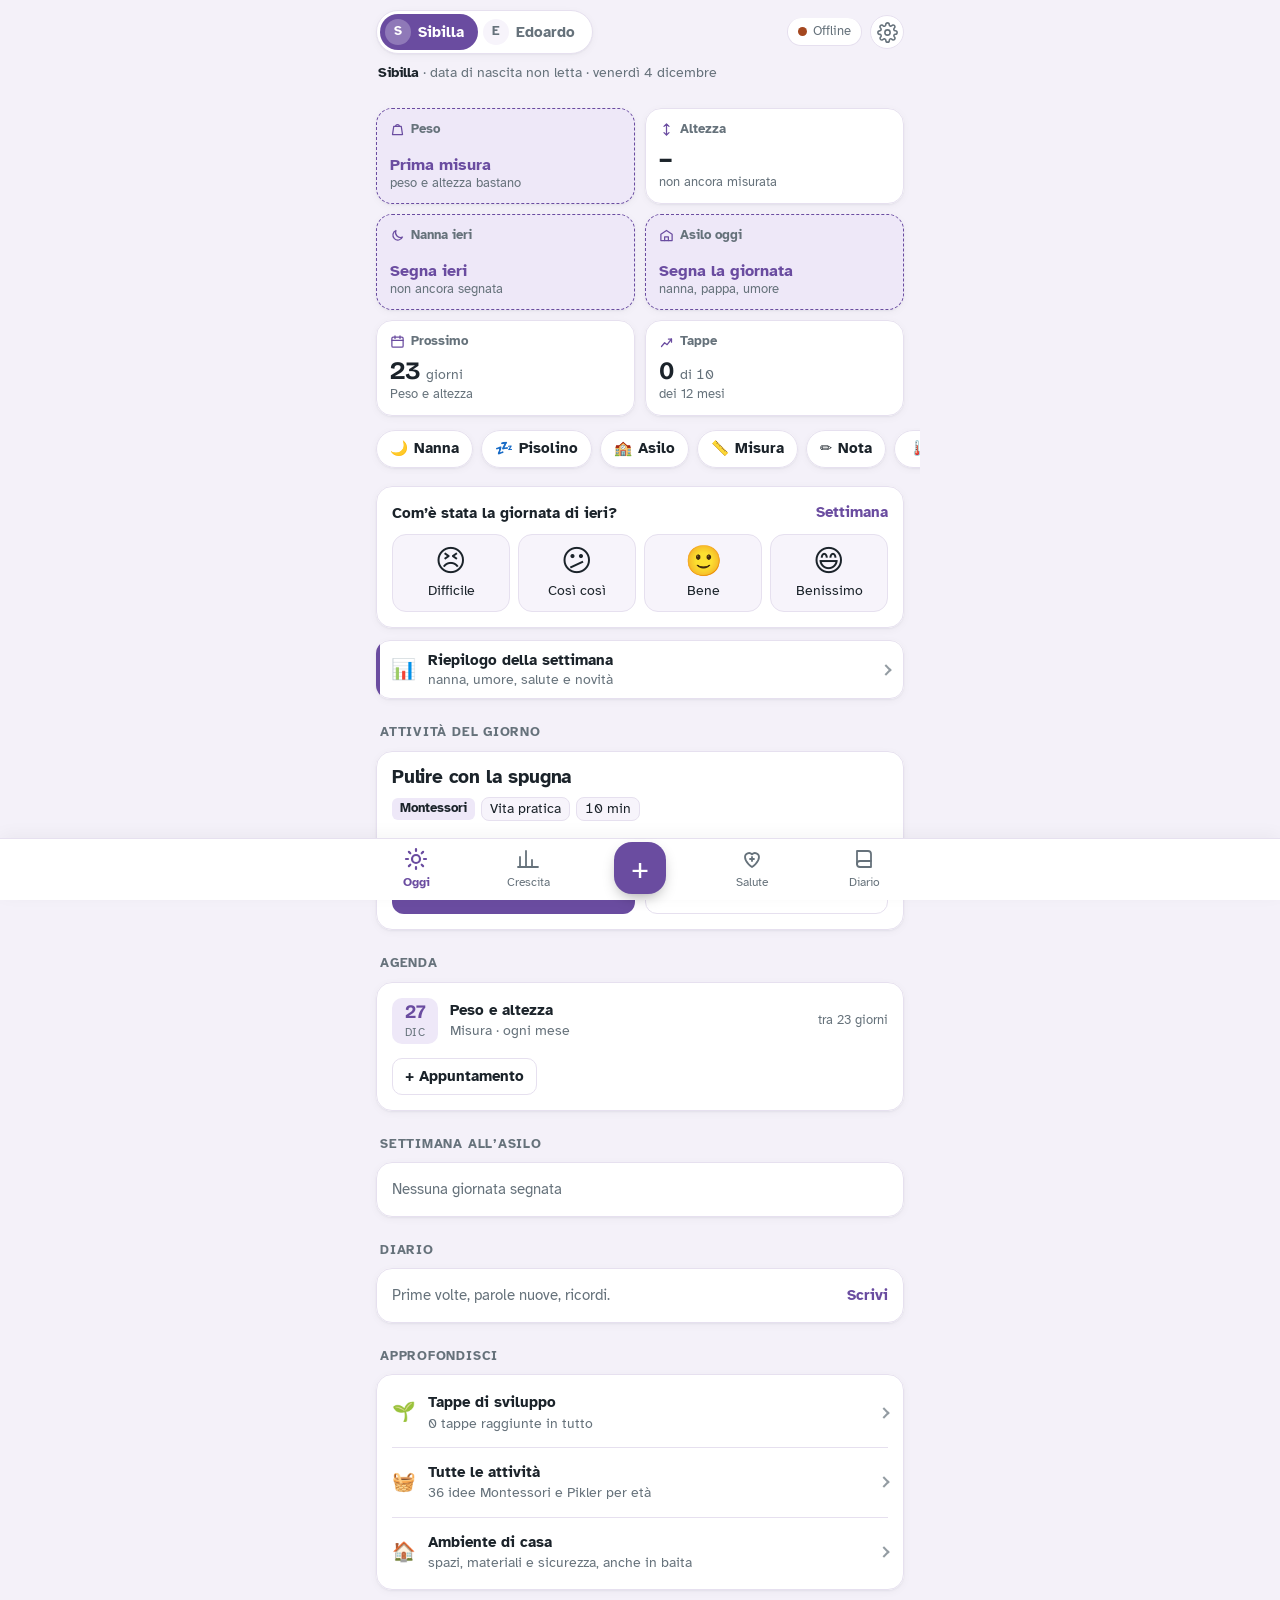
<file: artifact-originale.html>
<!doctype html><html><head><meta charset=utf8><meta name=viewport content="width=device-width,initial-scale=1,viewport-fit=cover"><style>:root{color-scheme:light;box-sizing:border-box;padding-top:env(safe-area-inset-top,0px);padding-bottom:env(safe-area-inset-bottom,0px)}html{scroll-padding-top:env(safe-area-inset-top,0px)}body{margin:0;padding:0;font:14px -apple-system,BlinkMacSystemFont,sans-serif;background:#fff;color:#000}img{max-width:100%}[hidden]:not([hidden=until-found i]){display:none!important}</style></head><body>
<!DOCTYPE html>
<html lang="it">
<head>
<meta charset="utf-8">
<meta name="viewport" content="width=device-width, initial-scale=1, viewport-fit=cover">
<title>Casa Bambini</title>
<link rel="preconnect" href="https://fonts.googleapis.com">
<link rel="preconnect" href="https://fonts.gstatic.com" crossorigin>
<link href="https://fonts.googleapis.com/css2?family=Bricolage+Grotesque:opsz,wght@12..96,500;12..96,700&family=Atkinson+Hyperlegible:wght@400;700&display=swap" rel="stylesheet">
<style>
:root{
  --bg:#E9EFEC; --surface:#FFFFFF; --surface2:#F3F7F5; --ink:#1E2A30; --muted:#5B6A6F;
  --line:#D2DCD8; --pine:#24513F; --gold:#B7801A; --warn:#A4471F; --ok:#2F7A4F;
  --acc:#4F86A8; --acc-soft:#DCE8F0;
  --head:"Bricolage Grotesque", "Avenir Next", "Segoe UI", system-ui, sans-serif;
  --body:"Atkinson Hyperlegible", "Segoe UI", system-ui, -apple-system, sans-serif;
  box-sizing:border-box;
  padding-top:env(safe-area-inset-top,0px);
  padding-bottom:env(safe-area-inset-bottom,0px);
  color-scheme:light;
}
:root[data-child="Sibilla"]{ --bg:#DCD2EE; --surface2:#F5F1FB; --line:#CFC3E4; --acc:#6E4FA3; --acc-soft:#ECE4F7; }
:root[data-child="Edoardo"]{ --bg:#A9D3C9; --surface2:#EFF7F5; --line:#B9D9D1; --acc:#17695F; --acc-soft:#D6EEEA; }
@media (prefers-color-scheme: dark){
  :root:not([data-theme="light"]){
    --bg:#11191B; --surface:#1A2427; --surface2:#202C30; --ink:#E5EDEB; --muted:#9AABAE;
    --line:#2C3A3E; --pine:#86BFA4; --gold:#E2B458; --warn:#F0916A; --ok:#7CCB98;
    --acc:#8DB8D3; --acc-soft:#22343F; color-scheme:dark;
  }
  :root:not([data-theme="light"])[data-child="Sibilla"]{ --bg:#1A1626; --surface:#231E32; --surface2:#2A243B; --line:#3A3250; --acc:#BBA4E6; --acc-soft:#2F2745; }
  :root:not([data-theme="light"])[data-child="Edoardo"]{ --bg:#0D2622; --surface:#15312C; --surface2:#1B3A34; --line:#28493F; --acc:#5CC2B6; --acc-soft:#1C3F3A; }
}
:root[data-theme="dark"]{
  --bg:#11191B; --surface:#1A2427; --surface2:#202C30; --ink:#E5EDEB; --muted:#9AABAE;
  --line:#2C3A3E; --pine:#86BFA4; --gold:#E2B458; --warn:#F0916A; --ok:#7CCB98;
  --acc:#8DB8D3; --acc-soft:#22343F; color-scheme:dark;
}
:root[data-theme="dark"][data-child="Sibilla"]{ --bg:#1A1626; --surface:#231E32; --surface2:#2A243B; --line:#3A3250; --acc:#BBA4E6; --acc-soft:#2F2745; }
:root[data-theme="dark"][data-child="Edoardo"]{ --bg:#0D2622; --surface:#15312C; --surface2:#1B3A34; --line:#28493F; --acc:#5CC2B6; --acc-soft:#1C3F3A; }
*,*::before,*::after{box-sizing:inherit}
html{scroll-padding-top:env(safe-area-inset-top,0px)}
body{margin:0;background:var(--bg);color:var(--ink);font-family:var(--body);font-size:17px;line-height:1.5;-webkit-text-size-adjust:100%}
button,input,select,textarea{font:inherit;color:inherit}
button{cursor:pointer}
:focus-visible{outline:3px solid var(--acc);outline-offset:2px}
.wrap{max-width:560px;margin:0 auto;padding:0 16px 156px}

/* intestazione */
header.top{position:relative;padding:22px 0 54px;overflow:hidden}
.ridge{position:absolute;left:-16px;right:-16px;bottom:0;height:70px;pointer-events:none}
.ridge path.far{fill:var(--acc);opacity:.18}
.ridge path.near{fill:var(--acc);opacity:.32}
.toprow{display:flex;justify-content:space-between;align-items:center;gap:12px}
.today{color:var(--muted);font-size:15px}
.dot{display:inline-flex;align-items:center;gap:6px;font-size:14px;color:var(--muted);background:var(--surface);border:1px solid var(--line);border-radius:999px;padding:3px 10px;cursor:pointer}
.dot i{width:9px;height:9px;border-radius:50%;background:var(--muted);display:inline-block}
.dot.ok i{background:var(--ok)} .dot.wait i{background:var(--gold)} .dot.err i{background:var(--warn)}
h1.name{font-family:var(--head);font-weight:700;font-size:44px;line-height:1.05;letter-spacing:-.02em;margin:18px 0 4px}
.age{font-size:18px;color:var(--ink)}
.age.missing{color:var(--muted);font-size:16px}
.switch{display:inline-flex;margin-top:16px;background:var(--surface);border:1px solid var(--line);border-radius:14px;padding:4px;position:relative;z-index:1}
.switch button{border:0;background:transparent;padding:8px 18px;border-radius:10px;font-weight:700;color:var(--muted)}
.switch button[aria-pressed="true"]{background:var(--acc);color:var(--surface)}

/* contenuti */
h2{font-family:var(--head);font-weight:700;font-size:24px;margin:28px 0 12px;letter-spacing:-.01em}
h3{font-family:var(--head);font-weight:500;font-size:19px;margin:0 0 8px}
.panel{background:var(--surface);border:1px solid var(--line);border-radius:18px;padding:18px}
.panel + .panel{margin-top:12px}
.lead{margin:0;color:var(--muted)}
.big{font-family:var(--head);font-weight:700;font-size:34px;line-height:1.1}
.big small{font-size:17px;font-weight:500;color:var(--muted)}
.stats{display:grid;grid-template-columns:repeat(auto-fit,minmax(130px,1fr));gap:14px;margin-top:8px}
.btn{display:inline-flex;align-items:center;justify-content:center;gap:8px;border:0;border-radius:14px;padding:13px 18px;font-weight:700;background:var(--acc);color:var(--surface);min-height:48px}
.btn.ghost{background:transparent;color:var(--ink);border:1px solid var(--line)}
.btn.small{min-height:36px;padding:6px 12px;font-size:15px;border-radius:10px}
.btn[disabled]{opacity:.5;cursor:default}
.btn.full{width:100%}
.soon{display:flex;justify-content:space-between;align-items:center;gap:12px;padding:14px 0;border-top:1px solid var(--line)}
.soon:first-of-type{border-top:0}
.soon span{color:var(--muted);font-size:15px;white-space:nowrap}

/* modulo */
.field{display:flex;flex-direction:column;gap:5px;margin-bottom:14px}
.field label{font-weight:700;font-size:15px}
.field .hint{font-size:14px;color:var(--muted)}
.field input,.field select,.field textarea{width:100%;border:1px solid var(--line);border-radius:12px;background:var(--surface2);padding:11px 12px;min-height:48px}
.field textarea{min-height:72px;resize:vertical}
.grid3{display:grid;grid-template-columns:repeat(auto-fit,minmax(120px,1fr));gap:12px}
.unit{position:relative}
.unit input{padding-right:44px}
.unit b{position:absolute;right:12px;top:50%;transform:translateY(-50%);font-weight:400;color:var(--muted);font-size:15px;pointer-events:none}
.formerr{color:var(--warn);font-weight:700;margin:0 0 12px}

/* grafico */
.tabs{display:flex;gap:6px;flex-wrap:wrap;margin-bottom:12px}
.tabs button{border:1px solid var(--line);background:transparent;border-radius:999px;padding:6px 14px;font-size:15px}
.tabs button[aria-pressed="true"]{background:var(--acc-soft);border-color:var(--acc);font-weight:700}
.chart svg{width:100%;height:auto;display:block}
.chart .grid line{stroke:var(--line);stroke-width:1}
.chart .lbl{fill:var(--muted);font-size:11px;font-family:var(--body)}
.chart .series{fill:none;stroke:var(--acc);stroke-width:2.5;stroke-linejoin:round;stroke-linecap:round}
.chart circle{fill:var(--surface);stroke:var(--acc);stroke-width:2.5}
.chart circle.pend{stroke:var(--gold)}
.empty{color:var(--muted);text-align:center;padding:28px 8px}

/* elenco */
.list{margin:0;padding:0;list-style:none}
.list li{padding:14px 0;border-top:1px solid var(--line);display:flex;justify-content:space-between;gap:12px}
.list li:first-child{border-top:0}
.list .when{font-weight:700}
.list .meta{font-size:14px;color:var(--muted)}
.list .vals{text-align:right;white-space:nowrap}
.tag{display:inline-block;font-size:13px;border-radius:6px;padding:1px 7px;background:var(--surface2);color:var(--gold);border:1px solid var(--line);margin-left:6px}

/* impostazioni */
dl.kv{display:grid;grid-template-columns:auto 1fr;gap:8px 16px;margin:0}
dl.kv dt{color:var(--muted)} dl.kv dd{margin:0;font-weight:700;overflow-wrap:anywhere}
.notice{border-left:4px solid var(--warn);padding:10px 14px;background:var(--surface2);border-radius:0 12px 12px 0;margin:12px 0}
.notice p{margin:0 0 8px} .notice p:last-child{margin:0}
a{color:var(--acc)}

/* barra in basso */
nav.bar{position:fixed;left:0;right:0;bottom:0;background:var(--surface);border-top:1px solid var(--line);padding-bottom:env(safe-area-inset-bottom,0px);z-index:5}
nav.bar .in{max-width:560px;margin:0 auto;display:grid;grid-template-columns:repeat(5,1fr)}
nav.bar button{border:0;background:transparent;padding:8px 2px 10px;display:flex;flex-direction:column;align-items:center;gap:2px;font-size:12.5px;color:var(--muted)}
nav.bar button svg{width:24px;height:24px;stroke:currentColor;fill:none;stroke-width:1.8;stroke-linecap:round;stroke-linejoin:round}
nav.bar button[aria-current="page"]{color:var(--acc);font-weight:700}

.toast{position:fixed;left:50%;bottom:calc(142px + env(safe-area-inset-bottom,0px));transform:translateX(-50%);background:var(--ink);color:var(--bg);padding:10px 18px;border-radius:12px;font-weight:700;opacity:0;pointer-events:none;transition:opacity .2s;z-index:9;max-width:90vw;text-align:center}
.toast.show{opacity:1}
@media (prefers-reduced-motion: reduce){.toast{transition:none}}
.sr{position:absolute;width:1px;height:1px;overflow:hidden;clip:rect(0 0 0 0)}

/* dashboard Edoardo */
.period{display:flex;gap:6px;flex-wrap:wrap;margin:4px 0 0}
.period button{border:1px solid var(--line);background:var(--surface);border-radius:999px;padding:6px 14px;font-size:15px}
.period button[aria-pressed="true"]{background:var(--acc);border-color:var(--acc);color:var(--surface);font-weight:700}
.kpi{display:grid;grid-template-columns:1fr 1fr;gap:16px 14px}
.kpi .big{font-size:30px}
.kpi .lead{font-size:14.5px}
.bar-row{display:grid;grid-template-columns:minmax(96px,38%) 1fr auto;align-items:center;gap:10px;padding:7px 0}
.bar-row .lab{font-size:15px;line-height:1.25}
.bar-row .lab small{display:block;color:var(--muted);font-size:13px}
.bar-track{height:12px;border-radius:999px;background:var(--surface2);border:1px solid var(--line);overflow:hidden}
.bar-fill{height:100%;border-radius:999px;background:var(--acc)}
.bar-fill.low{background:var(--warn)} .bar-fill.mid{background:var(--gold)}
.bar-row .pct{font-weight:700;font-variant-numeric:tabular-nums;min-width:44px;text-align:right}
.chart .limit{stroke:var(--gold);stroke-width:1.5;stroke-dasharray:5 4}
.chart rect.b{fill:var(--acc)} .chart rect.b.over{fill:var(--warn)}
.chart .area-fill{fill:var(--acc);opacity:.12}
.err{padding:14px 0;border-top:1px solid var(--line)}
.err:first-of-type{border-top:0;padding-top:4px}
.err .top{display:flex;justify-content:space-between;gap:10px;align-items:baseline}
.err .n{font-weight:700;color:var(--warn);white-space:nowrap}
.err .ex{font-size:14.5px;color:var(--muted);margin-top:2px}
.err .tip{font-size:15px;margin-top:8px;background:var(--acc-soft);border-radius:10px;padding:8px 12px}
.chips{display:flex;flex-wrap:wrap;gap:6px;margin-top:6px}
.chip{font-size:13.5px;border:1px solid var(--line);border-radius:8px;padding:1px 8px;background:var(--surface2);font-variant-numeric:tabular-nums}
.today-bar{height:14px;border-radius:999px;background:var(--surface2);border:1px solid var(--line);overflow:hidden;margin:6px 0 4px}
.today-bar div{height:100%;background:var(--acc);border-radius:999px}
.today-bar div.over{background:var(--warn)}
.tl{list-style:none;margin:8px 0 0;padding:0}
.tl li{display:grid;grid-template-columns:52px 1fr auto;gap:10px;padding:10px 0;border-top:1px solid var(--line);align-items:baseline}
.tl li:first-child{border-top:0}
.tl .h{font-variant-numeric:tabular-nums;color:var(--muted);font-size:15px}
.tl .k{font-size:13px;color:var(--muted)}
.tl .v{font-weight:700;font-variant-numeric:tabular-nums;text-align:right;white-space:nowrap}
.cmp{width:100%;border-collapse:collapse;font-variant-numeric:tabular-nums}
.cmp th{font-size:13px;color:var(--muted);font-weight:400;text-align:right;padding:0 0 6px 6px}
.cmp th:first-child{text-align:left;padding-left:0}
.cmp td{padding:9px 0 9px 6px;border-top:1px solid var(--line);text-align:right;font-size:15.5px}
.cmp td:first-child{text-align:left;padding-left:0}
.cmp td.t{font-size:13.5px;color:var(--muted);white-space:nowrap}
.cmp td b{font-size:16.5px}
.refresh{float:right;border:1px solid var(--line);background:var(--surface);border-radius:999px;padding:4px 12px;font-size:14px;color:var(--acc)}
.testnote{font-size:14px;color:var(--gold);margin:6px 0 0}
.legend{display:flex;gap:14px;flex-wrap:wrap;font-size:13.5px;color:var(--muted);margin-top:6px}
.legend i{display:inline-block;width:14px;height:3px;vertical-align:middle;margin-right:5px;background:var(--acc)}
.legend i.l{background:none;border-top:2px dashed var(--gold);height:0}
.legend i.o{background:var(--warn);height:10px;width:10px;border-radius:2px}

/* nanna e diario (fase 4a) */
.seg{display:flex;gap:6px;flex-wrap:wrap;margin:0 0 14px}
.seg button{border:1px solid var(--line);background:var(--surface2);border-radius:999px;padding:8px 16px;font-size:15.5px;min-height:42px}
.seg button[aria-pressed="true"]{background:var(--acc);border-color:var(--acc);color:var(--surface);font-weight:700}
.stepper{display:flex;align-items:center;justify-content:center;gap:18px;margin:6px 0 16px}
.stepper button{width:60px;height:60px;border-radius:50%;border:1px solid var(--line);background:var(--surface2);font-size:30px;line-height:1;font-weight:700;color:var(--acc)}
.stepper button[disabled]{opacity:.4;cursor:default}
.stepper output{font-family:var(--head);font-weight:700;font-size:48px;min-width:150px;text-align:center;font-variant-numeric:tabular-nums;line-height:1}
.stepper output small{font-size:20px;font-weight:500;color:var(--muted)}
.already{background:var(--acc-soft);border-radius:12px;padding:10px 14px;margin:0 0 14px;font-size:15.5px}
.already b{font-variant-numeric:tabular-nums}
.chart rect.nb{fill:var(--acc)} .chart rect.nb.pend{fill:var(--gold)}
.chart .avg{stroke:var(--ink);stroke-width:1.5;stroke-dasharray:5 4;opacity:.55}
.chart .miss{fill:var(--line)}
/* percentili OMS */
.chart .pb{stroke:none} .chart .pb.out{fill:var(--acc);opacity:.10} .chart .pb.mid{fill:var(--acc);opacity:.20}
.chart .pc{fill:none;stroke:var(--acc);stroke-width:1;opacity:.55} .chart .pc.p50{stroke-width:1.6;opacity:.9}
.chart .pl{font-size:10px}
.chart .cut{stroke:var(--muted);stroke-width:1;stroke-dasharray:3 3;opacity:.7}
.chart .mseries{fill:none;stroke:var(--ink);stroke-width:2;stroke-linejoin:round;stroke-linecap:round}
.chart circle.m{fill:var(--surface);stroke:var(--ink);stroke-width:2.5} .chart circle.m.pend{stroke:var(--gold)}
.pnote{margin:10px 0 0;font-size:15px}
.pwarn{margin:8px 0 0;font-size:15px;padding:10px 12px;border-radius:12px;background:var(--surface2);border-left:4px solid var(--gold)}
.pdlink{margin-top:20px}
.pdopt{display:flex;gap:12px;align-items:flex-start;width:100%;text-align:left;background:transparent;border:0;border-top:1px solid var(--line);padding:12px 0;min-height:48px}
.pdopts .pdopt:first-child{border-top:0;padding-top:0}
.pdopt .bx{width:26px;height:26px;border:2px solid var(--line);border-radius:8px;flex:none;display:grid;place-items:center;font-weight:700;margin-top:1px;background:var(--surface2)}
.pdopt[aria-pressed="true"] .bx{background:var(--acc);border-color:var(--acc);color:var(--surface)}
.pdopt small{display:block;color:var(--muted);font-size:14px}
.small-note{font-size:14px;color:var(--muted);margin:8px 0 0}
.pcv{display:block;font-size:14px;color:var(--muted)}
.legend i.a{background:none;border-top:2px dashed var(--ink);height:0;opacity:.55}
.note-txt{white-space:pre-wrap;overflow-wrap:anywhere;margin-top:4px}
.ctag{display:inline-block;font-size:13px;border-radius:6px;padding:1px 8px;background:var(--acc-soft);color:var(--ink);margin-right:6px;font-weight:700}
.month{font-family:var(--head);font-weight:500;font-size:16px;color:var(--muted);margin:16px 0 0;padding-top:12px;border-top:1px solid var(--line)}
.month:first-child{margin-top:0;padding-top:0;border-top:0}
.dlist{list-style:none;margin:0;padding:0}
.dlist li{padding:12px 0;border-top:1px solid var(--line)}
.dlist li:first-child{border-top:0}
.dlist .when{font-size:14px;color:var(--muted)}
.fresh{display:flex;justify-content:space-between;align-items:center;gap:10px;font-size:14px;color:var(--muted);margin:12px 0 0}

/* attività del giorno (blocco 4b) */
.att .atitle{font-family:var(--head);font-weight:700;font-size:23px;line-height:1.15;margin:0 0 10px;letter-spacing:-.01em}
.atags{display:flex;flex-wrap:wrap;gap:6px;align-items:center}
.atags .ctag{margin-right:0}
.asub{font-weight:700;font-size:15px;margin:16px 0 4px;color:var(--muted)}
.seg + .asub{margin-top:4px}
.amat{margin:0;padding-left:20px}
.amat li{margin:2px 0}
.asteps{margin:0;padding-left:22px}
.asteps li{margin:6px 0;padding-left:2px}
.asteps li::marker{font-weight:700;color:var(--acc)}
.princ{background:var(--acc-soft);border-radius:12px;padding:10px 14px;margin:14px 0 0;font-size:15.5px}
.asafe{font-size:14.5px;color:var(--warn);margin:10px 0 0}
.arow{display:flex;gap:10px;flex-wrap:wrap;margin-top:16px}
.arow .btn{flex:1 1 130px}
.afatta{border-top:1px solid var(--line);margin-top:16px;padding-top:4px}
.faces{display:grid;grid-template-columns:repeat(3,1fr);gap:8px;margin:4px 0 14px}
.faces button{border:1px solid var(--line);background:var(--surface2);border-radius:14px;padding:10px 4px;display:flex;flex-direction:column;align-items:center;gap:2px;font-size:14px;min-height:76px}
.faces button span{font-size:30px;line-height:1.1}
.faces button[aria-pressed="true"]{border:2px solid var(--acc);background:var(--acc-soft);font-weight:700}
.arch details{border-top:1px solid var(--line)}
.arch details:first-child{border-top:0}
.arch summary{list-style:none;cursor:pointer;padding:12px 28px 12px 0;position:relative;display:flex;flex-direction:column;gap:2px}
.arch summary::-webkit-details-marker{display:none}
.arch summary::after{content:"";position:absolute;right:6px;top:20px;width:9px;height:9px;border-right:2px solid var(--muted);border-bottom:2px solid var(--muted);transform:rotate(45deg)}
.arch details[open] summary::after{transform:rotate(-135deg);top:24px}
.arch .stit{font-weight:700}
.arch .done{color:var(--ok)}
.arch .smeta{font-size:14px;color:var(--muted)}
.arch details .att{padding:0 0 14px}
/* sviluppo e ambiente (blocco 4c) */
.segn{font-size:12.5px;opacity:.8;font-variant-numeric:tabular-nums}
.svp{margin-top:12px}
.svh{display:flex;justify-content:space-between;align-items:baseline;gap:10px}
.svn{font-weight:700;color:var(--acc);font-variant-numeric:tabular-nums}
.tlist{list-style:none;margin:4px 0 0;padding:0}
.tlist li{padding:10px 0;border-top:1px solid var(--line)}
.tlist li:first-child{border-top:0}
.trow{display:grid;grid-template-columns:40px 1fr;gap:12px;align-items:start}
.tchk{width:36px;height:36px;border-radius:10px;border:2px solid var(--line);background:var(--surface2);font-size:20px;font-weight:700;line-height:1;color:var(--surface);display:flex;align-items:center;justify-content:center;padding:0}
.tchk[aria-pressed="true"]{background:var(--acc);border-color:var(--acc);cursor:default}
.ttx{padding-top:6px;line-height:1.35}
.tmeta{font-size:14px;color:var(--muted);margin-top:3px}
.linkbtn{border:0;background:none;padding:0;color:var(--acc);text-decoration:underline;font-size:14px}
.tform{margin:10px 0 2px 52px;padding:12px;background:var(--surface2);border-radius:12px}
.tform .field input{background:var(--surface)}
/* salute (blocco 5d) */
.tright{display:inline-flex;align-items:center;gap:8px}
.gear{width:38px;height:38px;border-radius:50%;border:1px solid var(--line);background:var(--surface);display:inline-grid;place-items:center;padding:0;color:var(--muted)}
.gear svg{width:21px;height:21px;stroke:currentColor;fill:none;stroke-width:1.8;stroke-linecap:round;stroke-linejoin:round}
.gear[aria-current="page"]{color:var(--surface);background:var(--acc);border-color:var(--acc)}
.hbtns{display:grid;grid-template-columns:1fr 1fr;gap:10px}
.hbtns .btn{min-height:64px;line-height:1.2;text-align:center}
.hform{background:var(--surface2);border-radius:14px;padding:14px}
.hform .field input,.hform .field textarea{background:var(--surface)}
.hform h3{margin-bottom:12px}
.vrow.contr .ttx b,.vrow.opz .ttx b{color:var(--muted)}
.vrow.contr .tmeta:first-of-type{color:var(--gold)}
/* aggiungi e settimana (blocco 5e) */
.fab{position:fixed;right:max(16px, calc(50% - 264px));bottom:calc(74px + env(safe-area-inset-bottom,0px));z-index:6;border:0;border-radius:999px;background:var(--acc);color:var(--surface);font-weight:700;font-size:17px;padding:0 20px 0 15px;min-height:54px;display:inline-flex;align-items:center;gap:7px;box-shadow:0 8px 20px -8px rgba(0,0,0,.45)}
.fab span{font-size:28px;line-height:1;font-weight:400;margin-top:-3px}
.fab[hidden]{display:none}
#sheet{position:fixed;inset:0;z-index:20}
#sheet[hidden]{display:none}
.sh-back{position:absolute;inset:0;background:rgba(18,22,26,.45)}
.sh{position:absolute;left:0;right:0;bottom:0;margin:0 auto;max-width:560px;max-height:88vh;overflow:auto;background:var(--surface);border-radius:22px 22px 0 0;padding:4px 18px calc(22px + env(safe-area-inset-bottom,0px));animation:shup .18s ease-out}
@keyframes shup{from{transform:translateY(40px)}to{transform:none}}
@media (prefers-reduced-motion: reduce){.sh{animation:none}}
.sh-head{display:flex;justify-content:space-between;align-items:center;gap:12px;position:sticky;top:0;background:var(--surface);padding:14px 0 2px;z-index:1}
.sh-head h2{margin:0;font-size:22px}
.sh-x{width:42px;height:42px;flex:none;border-radius:50%;border:1px solid var(--line);background:var(--surface2);font-size:26px;line-height:1;padding:0;color:var(--muted)}
.shgrid{display:grid;grid-template-columns:1fr 1fr;gap:8px}
.shbtn{border:1px solid var(--line);background:var(--surface2);border-radius:14px;min-height:56px;padding:10px 12px;text-align:left;font-weight:700;font-size:15.5px;line-height:1.25}
.shbtn:active{background:var(--acc-soft);border-color:var(--acc)}
.rvsteps{display:grid;grid-template-columns:repeat(4,1fr);gap:6px}
.rvsteps span{height:6px;border-radius:999px;background:var(--line)}
.rvsteps span.done{background:var(--acc);opacity:.45} .rvsteps span.cur{background:var(--acc)}
.rvn{font-size:14px;color:var(--muted);margin:6px 0 14px}
.rvbig{font-family:var(--head);font-weight:700;font-size:48px;line-height:1;text-align:center;margin:12px 0 8px;font-variant-numeric:tabular-nums}
.rvbig small{font-size:20px;font-weight:500;color:var(--muted)}
.rvcmp{list-style:none;margin:16px 0 0;padding:0}
.rvcmp li{display:grid;grid-template-columns:1fr auto auto;gap:10px;align-items:baseline;padding:10px 0;border-top:1px solid var(--line)}
.rvcmp li span small{display:block;font-size:13px;color:var(--muted)}
.rvcmp b{font-variant-numeric:tabular-nums}
.rvcmp em{font-style:normal;font-size:14px;font-weight:700;border-radius:999px;padding:2px 10px;background:var(--surface2);color:var(--muted);white-space:nowrap;border:1px solid var(--line)}
.rvcmp em.ok{background:var(--acc-soft);color:var(--ink);border-color:transparent} .rvcmp em.lo{color:var(--gold)}
dl.kv.rvkv{grid-template-columns:1fr;gap:0}
dl.kv.rvkv dt{font-size:14px;margin-top:10px} dl.kv.rvkv dt:first-child{margin-top:0}
.tchk.rvtap,.tchk.rvtap[aria-pressed="true"]{cursor:pointer}
/* asilo di Sibilla (28/10/2026) */
.sh.noanim{animation:none}
.faces.f4{grid-template-columns:repeat(4,1fr)}
.asmood{display:grid;grid-template-columns:repeat(5,1fr);gap:6px;text-align:center}
.asmood div{background:var(--surface2);border:1px solid var(--line);border-radius:12px;padding:6px 2px}
.asmood .d{display:block;font-size:13px;color:var(--muted)}
.asmood .e{display:block;font-size:24px;line-height:1.3}
.asmood .t{display:block;font-size:11.5px;color:var(--muted);overflow:hidden;text-overflow:ellipsis;white-space:nowrap}
.aslist{list-style:none;margin:0;padding:0}
.aslist li{display:grid;grid-template-columns:40px 1fr;gap:8px;align-items:start;padding:7px 0;border-top:1px solid var(--line)}
.aslist li:first-child{border-top:0}
.aslist .d{font-size:14px;color:var(--muted);padding-top:5px}
.aslist .chips{margin-top:0}
.aslist .chip{padding:4px 10px;font-size:14.5px;border-radius:10px}
.chip i.q{display:inline-block;width:9px;height:9px;border-radius:50%;margin-right:6px;background:var(--line);vertical-align:1px}
.chip i.qt{background:var(--ok)} .chip i.qm{background:var(--gold)} .chip i.qa{background:var(--warn)} .chip i.qn{background:transparent;border:2px solid var(--muted);box-sizing:border-box}
.chip small{color:var(--muted);font-size:12.5px}
.aspiatto{border:1px solid var(--line);border-radius:14px;padding:10px;margin-bottom:8px}
.aspiatto input{width:100%;border:1px solid var(--line);border-radius:12px;background:var(--surface2);padding:10px 12px;min-height:46px;margin-bottom:8px}
.aspiatto .seg{margin:0}
.aspiatto .seg button{padding:6px 14px;min-height:40px}
/* ===== restyling HMI (2/11/2026): cruscotto compatto ===== */
:root{
  --bg:#F3F4F6; --surface:#FFFFFF; --surface2:#F5F6F8; --ink:#1B232A; --muted:#66727B; --line:#E3E6EA;
  --shadow:0 1px 2px rgba(20,30,40,.05),0 2px 8px rgba(20,30,40,.04);
}
:root[data-child="Sibilla"]{ --bg:#F4F1F9; --surface2:#F7F4FB; --line:#E6E0EF; --acc:#6A4CA0; --acc-soft:#EEE8F8; }
:root[data-child="Edoardo"]{ --bg:#EEF5F3; --surface2:#F2F8F6; --line:#DCE9E5; --acc:#167063; --acc-soft:#DDF0EC; }
@media (prefers-color-scheme: dark){
  :root:not([data-theme="light"]){ --bg:#101417; --surface:#191F23; --surface2:#20272C; --line:#2A3238; --shadow:none; }
  :root:not([data-theme="light"])[data-child="Sibilla"]{ --bg:#14121A; --surface:#1E1B26; --surface2:#26222F; --line:#332D3F; --acc:#B9A2E8; --acc-soft:#2C2540; }
  :root:not([data-theme="light"])[data-child="Edoardo"]{ --bg:#0E1716; --surface:#172220; --surface2:#1D2A28; --line:#283836; --acc:#5CC2B6; --acc-soft:#1B3633; }
}
:root[data-theme="dark"]{ --bg:#101417; --surface:#191F23; --surface2:#20272C; --line:#2A3238; --shadow:none; }
:root[data-theme="dark"][data-child="Sibilla"]{ --bg:#14121A; --surface:#1E1B26; --surface2:#26222F; --line:#332D3F; --acc:#B9A2E8; --acc-soft:#2C2540; }
:root[data-theme="dark"][data-child="Edoardo"]{ --bg:#0E1716; --surface:#172220; --surface2:#1D2A28; --line:#283836; --acc:#5CC2B6; --acc-soft:#1B3633; }
html,body{overflow-x:hidden}
html{scroll-padding-top:calc(96px + env(safe-area-inset-top,0px))}
body{font-size:16px}
.wrap{padding:0 16px 120px}
header.top{position:sticky;top:0;z-index:7;margin:0 -16px;padding:calc(10px + env(safe-area-inset-top,0px)) 16px 10px;background:color-mix(in srgb, var(--bg) 88%, transparent);-webkit-backdrop-filter:blur(12px);backdrop-filter:blur(12px);overflow:visible;border-bottom:1px solid transparent}
.hbar{display:flex;align-items:center;justify-content:space-between;gap:10px}
.switch{margin:0;padding:3px;border-radius:999px;box-shadow:var(--shadow)}
.switch button{display:inline-flex;align-items:center;gap:7px;padding:5px 14px 5px 5px;border-radius:999px;font-size:15px}
.switch .av{width:26px;height:26px;border-radius:50%;display:inline-grid;place-items:center;font-style:normal;font-size:13px;background:var(--surface2);color:var(--muted)}
.switch button[aria-pressed="true"] .av{background:rgba(255,255,255,.25);color:var(--surface)}
.hsub{margin:8px 2px 0;font-size:14px;color:var(--muted);white-space:nowrap;overflow:hidden;text-overflow:ellipsis}
.hsub b{color:var(--ink);font-weight:700}
.dot{font-size:13px;padding:4px 10px;white-space:nowrap}
.gear{width:34px;height:34px}
h2{font-family:var(--body);font-size:13px;font-weight:700;text-transform:uppercase;letter-spacing:.06em;color:var(--muted);margin:24px 4px 8px}
h2 .refresh{text-transform:none;letter-spacing:0;font-weight:400}
h3{font-family:var(--body);font-weight:700;font-size:16px}
.panel{border:0;border-radius:16px;padding:16px;box-shadow:var(--shadow);outline:1px solid var(--line);outline-offset:-1px}
.panel + .panel{margin-top:10px}
.big{font-size:26px}
.kpi .big{font-size:24px}
.btn{min-height:44px;border-radius:12px;padding:10px 16px;font-size:15.5px}
.btn.ghost{background:var(--surface)}
.field input,.field select,.field textarea{border-radius:10px;min-height:44px}
.stepper button{width:52px;height:52px;font-size:26px}
.stepper output{font-size:42px}
nav.bar{box-shadow:0 -4px 16px rgba(0,0,0,.04)}
nav.bar .in{grid-template-columns:repeat(5,1fr);align-items:end}
nav.bar button{padding:8px 2px 9px;font-size:12px}
nav.bar button[aria-current="page"] svg{stroke-width:2.2}
nav.bar .navplus{padding:0 0 6px}
nav.bar .navplus span{width:52px;height:52px;border-radius:18px;background:var(--acc);color:var(--surface);display:grid;place-items:center;font-size:30px;line-height:1;font-weight:400;margin-top:-18px;box-shadow:0 6px 16px -6px rgba(0,0,0,.45)}
.toast{bottom:calc(84px + env(safe-area-inset-bottom,0px))}
/* Oggi: avvisi, riquadri, azioni rapide */
.alerts{display:flex;flex-direction:column;gap:8px;margin-top:6px}
.al{display:flex;align-items:center;gap:12px;width:100%;text-align:left;border:0;background:var(--surface);border-radius:14px;padding:11px 14px;box-shadow:var(--shadow);outline:1px solid var(--line);outline-offset:-1px;position:relative;overflow:hidden}
.al::before{content:"";position:absolute;left:0;top:0;bottom:0;width:4px;background:var(--gold)}
.al.w::before{background:var(--warn)} .al.a::before{background:var(--acc)}
.al .ic{font-size:20px;flex:none;width:26px;text-align:center}
.al .tx{flex:1;min-width:0;line-height:1.3}
.al .tx b{display:block;font-size:15px}
.al .tx small{display:block;font-size:13.5px;color:var(--muted)}
.chev{flex:none;width:8px;height:8px;border-right:2px solid var(--muted);border-top:2px solid var(--muted);transform:rotate(45deg);opacity:.7}
.tiles{display:grid;grid-template-columns:1fr 1fr;gap:10px;margin-top:14px}
.tile{display:flex;flex-direction:column;align-items:flex-start;gap:1px;text-align:left;border:0;background:var(--surface);border-radius:16px;padding:12px 14px;min-height:96px;box-shadow:var(--shadow);outline:1px solid var(--line);outline-offset:-1px;min-width:0}
.tile .k{font-size:13px;color:var(--muted);display:flex;align-items:center;gap:6px;font-weight:700}
.tile .k svg{width:15px;height:15px;stroke:var(--acc);fill:none;stroke-width:2;stroke-linecap:round;stroke-linejoin:round}
.tile .v{font-family:var(--head);font-weight:700;font-size:25px;line-height:1.15;margin-top:4px;font-variant-numeric:tabular-nums}
.tile .v small{font-family:var(--body);font-size:14px;font-weight:400;color:var(--muted)}
.tile .s{font-size:13px;color:var(--muted);line-height:1.3;overflow:hidden;text-overflow:ellipsis;display:-webkit-box;-webkit-line-clamp:2;-webkit-box-orient:vertical}
.tile.todo{background:var(--acc-soft);outline:1.5px dashed var(--acc)}
.tile.todo .v{font-family:var(--body);font-size:16px;color:var(--acc);margin-top:auto}
.quick{display:flex;gap:8px;overflow-x:auto;margin:12px -16px 0;padding:2px 16px 6px;scrollbar-width:none;-webkit-overflow-scrolling:touch}
.quick::-webkit-scrollbar{display:none}
.qa{flex:none;display:inline-flex;align-items:center;gap:6px;border:0;background:var(--surface);border-radius:999px;padding:8px 14px;font-weight:700;font-size:14.5px;box-shadow:var(--shadow);outline:1px solid var(--line);outline-offset:-1px}
.qa:active{background:var(--acc-soft)}
.att .atitle{font-family:var(--body);font-size:19px;margin:0 0 8px}
.arow{margin-top:14px}
.rows{list-style:none;margin:0;padding:0}
.rows li{display:grid;grid-template-columns:46px 1fr auto;gap:12px;align-items:center;padding:10px 0;border-top:1px solid var(--line)}
.rows li:first-child{border-top:0;padding-top:0}
.rows li:last-child{padding-bottom:0}
.cal{width:46px;border-radius:10px;background:var(--acc-soft);text-align:center;padding:4px 0;line-height:1.1}
.cal b{display:block;font-family:var(--head);font-size:19px;color:var(--acc)}
.cal span{font-size:11px;text-transform:uppercase;color:var(--muted);letter-spacing:.04em}
.rows .t{font-weight:700;font-size:15px;line-height:1.3}
.rows .m{font-size:13.5px;color:var(--muted)}
.rows .r{font-size:13px;color:var(--muted);white-space:nowrap}
.phead{display:flex;justify-content:space-between;align-items:center;gap:10px}
.phead .linkbtn{text-decoration:none;font-weight:700;font-size:14.5px}
.links{padding:4px 16px}
.lrow{display:flex;align-items:center;gap:12px;width:100%;text-align:left;border:0;background:none;padding:13px 0;border-top:1px solid var(--line)}
.lrow:first-child{border-top:0}
.lrow .tx{flex:1;min-width:0}
.lrow .tx b{display:block;font-size:15px}
.lrow .tx small{display:block;font-size:13.5px;color:var(--muted)}
.lrow .ic{font-size:19px;width:24px;text-align:center}
.wknav{display:flex;align-items:center;justify-content:space-between;gap:10px;margin:16px 0 10px}
.wknav div{text-align:center;line-height:1.25}
.wknav div b{display:block;font-family:var(--head);font-size:20px}
.wknav div span{font-size:14px;color:var(--muted)}
.wknav .sh-x[disabled]{opacity:.35;cursor:default}
.chart .band{fill:var(--ok);opacity:.13}
.chart rect.nb.lo{fill:var(--gold)}
.legend i.bd{background:var(--ok);opacity:.3;height:10px;width:14px;border-radius:2px}
.umweek{display:grid;grid-template-columns:repeat(7,1fr);gap:5px}
.umweek button{position:relative;border:1px solid var(--line);background:var(--surface2);border-radius:12px;padding:6px 0 5px;display:flex;flex-direction:column;align-items:center;gap:1px;min-width:0}
.umweek button[aria-pressed="true"]{border:2px solid var(--acc);background:var(--acc-soft)}
.umweek button[disabled]{opacity:.4;cursor:default}
.umweek .d{font-size:12px;color:var(--muted)}
.umweek .e{font-size:22px;line-height:1.25;min-height:27px;color:var(--acc);font-weight:700}
.umweek .t{font-size:10.5px;color:var(--muted);max-width:100%;overflow:hidden;text-overflow:ellipsis;white-space:nowrap;padding:0 2px}
.umweek .pd{position:absolute;top:4px;right:4px;width:6px;height:6px;border-radius:50%;background:var(--gold)}
.umpick{margin:0}
.umpick button{min-height:68px}
.sh-head h2{font-family:var(--head);text-transform:none;letter-spacing:-.01em;color:var(--ink);font-size:21px}
</style>
</head>
<body>
<div class="wrap">
  <header class="top" id="head"></header>
  <main id="main" tabindex="-1"></main>
</div>
<nav class="bar" aria-label="Sezioni"><div class="in" id="nav"></div></nav>
<div id="sheet" hidden></div>
<div class="toast" id="toast" role="status" aria-live="polite"></div>

<script>
(function(){
"use strict";
const SHEET_ID = "1J7f5P0r4ZrJrZgPpljw3WuzguzlfAGzfHeCmhGDcoiA";
const SHEET_URL = "https://docs.google.com/spreadsheets/d/" + SHEET_ID + "/edit";
const SERVER = "Google Sheets";
const LS_KEY = "casa-bambini-v1";
const CHILDREN = ["Sibilla","Edoardo"];

/* ---------- stato locale ---------- */
function blank(){ return {child:"Sibilla", births:{}, sex:{}, rows:[], queue:[], lastSync:null, edo:null, per:30, sonno:[], diario:[], attiv:[], att:null, svil:[], app:[], pdq:{}, salute:[], allerg:{}, sett:[], asilo:[], qs:{sonno:[], diario:[], attivita:[], sviluppo:[], appunt:[], salute:[], allerg:{}, sett:[], asilo:[]}}; }
function load(){
  try{ const raw = localStorage.getItem(LS_KEY); if(!raw) return blank();
    const s = Object.assign(blank(), JSON.parse(raw));
    if(!CHILDREN.includes(s.child)) s.child = "Sibilla";
    if(![0,7,30].includes(s.per)) s.per = 30;
    if(!s.qs || typeof s.qs!=="object") s.qs = {sonno:[], diario:[]};
    if(!Array.isArray(s.qs.sonno)) s.qs.sonno = []; if(!Array.isArray(s.qs.diario)) s.qs.diario = [];
    if(!Array.isArray(s.sonno)) s.sonno = []; if(!Array.isArray(s.diario)) s.diario = [];
    if(!Array.isArray(s.qs.attivita)) s.qs.attivita = []; if(!Array.isArray(s.attiv)) s.attiv = [];
    if(!Array.isArray(s.qs.sviluppo)) s.qs.sviluppo = []; if(!Array.isArray(s.svil)) s.svil = [];
    if(!Array.isArray(s.qs.appunt)) s.qs.appunt = []; if(!Array.isArray(s.app)) s.app = [];
    if(!s.pdq || typeof s.pdq!=="object") s.pdq = {};
    if(!Array.isArray(s.qs.salute)) s.qs.salute = []; if(!Array.isArray(s.salute)) s.salute = [];
    if(!s.qs.allerg || typeof s.qs.allerg!=="object" || Array.isArray(s.qs.allerg)) s.qs.allerg = {}; if(!s.allerg || typeof s.allerg!=="object") s.allerg = {};
    if(!Array.isArray(s.qs.sett)) s.qs.sett = []; if(!Array.isArray(s.sett)) s.sett = [];
    if(!Array.isArray(s.qs.asilo)) s.qs.asilo = []; if(!Array.isArray(s.asilo)) s.asilo = [];
    return s;
  }catch(e){ return blank(); }
}
function save(){ try{ localStorage.setItem(LS_KEY, JSON.stringify(S)); }catch(e){} }
let S = load();
let tab = "oggi";
let metric = "peso";
let mcp = null, perms = null;
let net = {state:"connecting", code:null, msg:""};
let syncing = false;
let formError = "";
let nDay = "ieri", nVal = null, nErr = "";      /* nanna */
let dCat = "ricordo", dFilter = "tutte", dErr = ""; /* diario */

/* ---------- utilità ---------- */
const $ = (id)=>document.getElementById(id);
function esc(s){ return String(s==null?"":s).replace(/[&<>"']/g, c=>({"&":"&amp;","<":"&lt;",">":"&gt;",'"':"&quot;","'":"&#39;"}[c])); }
function num(v){
  if(v==null) return null;
  if(typeof v==="number") return isFinite(v)?v:null;
  const t = String(v).trim().replace(/\s/g,"").replace(",",".");
  if(t==="") return null;
  const n = Number(t); return isFinite(n)?n:null;
}
function pad(n){ return String(n).padStart(2,"0"); }
function parseDate(v){
  if(v==null||v==="") return null;
  if(typeof v==="number") return fromSerial(v);
  const s = String(v).trim();
  if(/^\d{5}(?:[.,]\d+)?$/.test(s)) return fromSerial(Number(s.replace(",",".")));
  let m = s.match(/^(\d{4})-(\d{1,2})-(\d{1,2})(?:[ T](\d{1,2}):(\d{2}))?/);
  if(m) return new Date(+m[1], +m[2]-1, +m[3], +(m[4]||12), +(m[5]||0));
  m = s.match(/^(\d{1,2})\/(\d{1,2})\/(\d{4})(?:\s+(\d{1,2}):(\d{2}))?/);
  if(m) return new Date(+m[3], +m[2]-1, +m[1], +(m[4]||12), +(m[5]||0));
  return null;
}
/* Date per il foglio: numero-data di Sheets (giorni dal 30/12/1899, ora locale) */
function fromSerial(n){
  if(!isFinite(n) || n<20000) return null;
  const ms = Math.round((n - 25569) * 864e5 / 60000) * 60000, u = new Date(ms);
  return new Date(u.getUTCFullYear(), u.getUTCMonth(), u.getUTCDate(), u.getUTCHours(), u.getUTCMinutes());
}
function toSerial(v){
  const d = parseDate(v); if(!d) return null;
  return Date.UTC(d.getFullYear(), d.getMonth(), d.getDate(), d.getHours(), d.getMinutes()) / 864e5 + 25569;
}
function stamp(d){ return d.getFullYear()+"-"+pad(d.getMonth()+1)+"-"+pad(d.getDate())+" "+pad(d.getHours())+":"+pad(d.getMinutes()); }
const MESI = ["gennaio","febbraio","marzo","aprile","maggio","giugno","luglio","agosto","settembre","ottobre","novembre","dicembre"];
const GIORNI = ["domenica","lunedì","martedì","mercoledì","giovedì","venerdì","sabato"];
function longDate(d){ return GIORNI[d.getDay()]+" "+d.getDate()+" "+MESI[d.getMonth()]; }
function shortDate(d){ return d.getDate()+" "+MESI[d.getMonth()].slice(0,3)+" "+String(d.getFullYear()).slice(2); }
function timeOf(ts){ const d=new Date(ts); return pad(d.getHours())+":"+pad(d.getMinutes()); }
function fmt(n,dec){ return n==null?"":n.toLocaleString("it-IT",{minimumFractionDigits:0,maximumFractionDigits:dec}); }

function ageParts(b,d){
  let y=d.getFullYear()-b.getFullYear(), m=d.getMonth()-b.getMonth(), dd=d.getDate()-b.getDate();
  if(dd<0){ m--; dd += new Date(d.getFullYear(), d.getMonth(), 0).getDate(); }
  if(m<0){ y--; m+=12; }
  return {months:Math.max(0,y*12+m), days:Math.max(0,dd)};
}
function plural(n,one,many){ return n+" "+(n===1?one:many); }
function ageLabel(b,d){
  if(!b||!d||d<b) return "";
  const a = ageParts(b,d);
  if(a.months<24){
    if(a.months===0) return plural(a.days,"giorno","giorni");
    return plural(a.months,"mese","mesi") + (a.days? " e "+plural(a.days,"giorno","giorni"):"");
  }
  const y=Math.floor(a.months/12), r=a.months%12;
  return plural(y,"anno","anni") + (r? " e "+plural(r,"mese","mesi"):"");
}
function shortAge(b,d){
  if(!b||!d||d<b) return "";
  const a=ageParts(b,d);
  if(a.months<24) return a.months+" m";
  return Math.floor(a.months/12)+" a "+(a.months%12)+" m";
}
function birthOf(c){ return parseDate(S.births[c]); }
function toast(msg){ const t=$("toast"); t.textContent=msg; t.classList.add("show"); clearTimeout(toast._t); toast._t=setTimeout(()=>t.classList.remove("show"),2400); }

/* righe: {id,data,bambino,peso,altezza,cc,dove,note,origine} */
function fromSheet(r){
  return {id:r[0]||"", data:r[1]||"", bambino:r[2]||"", peso:num(r[3]), altezza:num(r[4]), cc:num(r[5]), dove:r[6]||"", note:r[7]||"", origine:r[8]||""};
}
function toSheet(o){
  const sd = toSerial(o.data);
  return [o.id, sd==null ? o.data : sd, o.bambino, o.peso==null?"":o.peso, o.altezza==null?"":o.altezza, o.cc==null?"":o.cc, o.dove||"", o.note||"", "app-genitori"];
}
function measuresFor(c){
  const sheetIds = new Set(S.rows.map(r=>r.id));
  const all = S.rows.filter(r=>r.bambino===c && r.origine!=="prova").map(r=>Object.assign({pending:false},r))
    .concat(S.queue.filter(q=>q.bambino===c && !sheetIds.has(q.id)).map(q=>Object.assign({pending:true},q)));
  all.forEach(r=>{ r._d = parseDate(r.data); });
  return all.filter(r=>r._d).sort((a,b)=>a._d-b._d);
}

/* ---------- collegamento al foglio ---------- */
function errInfo(e){
  const code = (e && e.code) || "upstream_error";
  const map = {
    server_not_connected:"Il connettore Google Sheets non è collegato a questo account. Aggiungilo da claude.ai, Impostazioni → Connettori.",
    needs_reauth:"Il collegamento a Google Sheets è scaduto. Ricollegalo da claude.ai, Impostazioni → Connettori.",
    selection_required:"Ci sono più connettori Google Sheets: scegli quale usare quando claude.ai te lo chiede, poi sincronizza.",
    not_in_manifest:"L'accesso al foglio è stato negato per questa pagina. Riattivalo dai permessi della pagina.",
    approval_required:"Serve il tuo consenso per leggere e scrivere il foglio.",
    blocked_by_policy:"L'organizzazione blocca l'uso di Google Sheets da questa pagina.",
    server_unavailable:"Google Sheets non risponde in questo momento. I dati restano sul telefono e partono alla prossima sincronizzazione.",
    tool_error:"Google Sheets ha rifiutato la richiesta: " + (e && e.message ? e.message : "errore sconosciuto") + ".",
    not_granted:"Questa vista non può usare i connettori: apri la pagina dall'app Claude o da claude.ai con l'account di famiglia.",
    capability_disabled:"Questa vista non può usare i connettori: apri la pagina dall'app Claude o da claude.ai con l'account di famiglia."
  };
  return {code, msg: map[code] || "Collegamento al foglio non riuscito. I dati restano sul telefono e partono alla prossima sincronizzazione."};
}
async function call(tool, input){
  const r = await mcp.callTool(SERVER, tool, input, {cache:false});
  let p = r && r.payload !== undefined ? r.payload : r;
  if(typeof p === "string"){ try{ p = JSON.parse(p); }catch(e){} }
  return p;
}
async function read(range){
  const go = async ()=>{ const p = await call("get_values", {spreadsheetId:SHEET_ID, range}); return (p && Array.isArray(p.values)) ? p.values : []; };
  try{ return await go(); }
  catch(e){
    if(e && e.retryable){ await new Promise(r=>setTimeout(r, (e.retryAfterMs||800) + Math.random()*700)); return await go(); }
    throw e;
  }
}
/* Scrive righe nuove: su scheda vuota la prima va in riga 2 (già formattata), le altre in coda */
async function pushRows(sheet, lastCol, hasData, vals){
  if(!vals.length) return;
  if(!hasData){
    await call("update_values", {spreadsheetId:SHEET_ID, range:sheet+"!A2:"+lastCol+"2", values:[vals[0]]});
    if(vals.length>1) await call("append_values", {spreadsheetId:SHEET_ID, range:sheet+"!A1:"+lastCol+"1", values:vals.slice(1)});
  }else{
    await call("append_values", {spreadsheetId:SHEET_ID, range:sheet+"!A1:"+lastCol+"1", values:vals});
  }
}
async function sync(manual){
  if(syncing) return;
  if(!mcp){ net={state:"offline",code:"not_granted",msg:errInfo({code:"not_granted"}).msg}; render(); if(manual) toast("Foglio non raggiungibile da qui"); return; }
  syncing = true; net = Object.assign({}, net, {state:"syncing"}); render();
  let sent = 0;
  try{
    const bam = await read("Bambini!A2:E");
    /* allergie e note (blocco 5d): colonna E, una cella per bambino; vale l'ultima scritta */
    for(const c of Object.keys(S.qs.allerg)){
      const i = bam.findIndex(r=>r && r[0]===c);
      if(i<0){ delete S.qs.allerg[c]; continue; }
      await call("update_values", {spreadsheetId:SHEET_ID, range:"Bambini!E"+(i+2), values:[[S.qs.allerg[c].text]]});
      bam[i][4] = S.qs.allerg[c].text; delete S.qs.allerg[c]; sent++; save();
    }
    S.allerg = {}; bam.forEach(r=>{ if(r && CHILDREN.includes(r[0])) S.allerg[r[0]] = String(r[4]||""); });
    bam.forEach(r=>{ if(CHILDREN.includes(r[0]) && r[1]) S.births[r[0]] = String(r[1]); if(CHILDREN.includes(r[0]) && r[2]){ S.sex=S.sex||{}; S.sex[r[0]]=String(r[2]).trim(); } });
    /* Crescita */
    const cre = (await read("Crescita!A2:I")).filter(r=>r && r[0]);
    let rows = cre.map(fromSheet);
    const ids = new Set(rows.map(r=>r.id));
    const pending = S.queue.filter(q=>!ids.has(q.id));
    await pushRows("Crescita", "I", cre.length>0, pending.map(toSheet));
    rows = rows.concat(pending.map(q=>Object.assign({}, q, {origine:"app-genitori"})));
    sent += pending.length;
    S.rows = rows; S.queue = []; save();
    /* Sonno: un valore al giorno, vale la riga più recente */
    const son = (await read("Sonno!A2:F")).filter(r=>r && r[0]);
    const sIds = new Set(son.map(r=>r[0]));
    const sPend = S.qs.sonno.filter(q=>!sIds.has(q.id));
    await pushRows("Sonno", "F", son.length>0, sPend.map(sonnoToSheet));
    sent += sPend.length;
    S.sonno = son.map((r,i)=>{ const d=parseDate(r[1]); return {id:r[0], day:d?dayKey(d):"", bambino:r[2]||"", ore:num(r[3]), note:r[4]||"", origine:r[5]||"", i}; })
      .concat(sPend.map((q,k)=>Object.assign({}, q, {origine:"app-genitori", i:son.length+k})));
    S.qs.sonno = []; save();
    /* Diario */
    const dia = (await read("Diario!A2:G")).filter(r=>r && r[0]);
    const dIds = new Set(dia.map(r=>r[0]));
    const dPend = S.qs.diario.filter(q=>!dIds.has(q.id));
    await pushRows("Diario", "G", dia.length>0, dPend.map(diarioToSheet));
    sent += dPend.length;
    S.diario = dia.map(r=>({id:r[0], data:r[1]||"", bambino:r[2]||"", cat:r[3]||"", testo:r[4]||"", foto:r[5]||"", origine:r[6]||""}))
      .concat(dPend.map(q=>Object.assign({}, q, {origine:"app-genitori"})));
    S.qs.diario = []; save();
    /* Attività */
    const atv = (await read("Attività!A2:I")).filter(r=>r && r[0]);
    const aIds = new Set(atv.map(r=>r[0]));
    const aPend = S.qs.attivita.filter(q=>!aIds.has(q.id));
    await pushRows("Attività", "I", atv.length>0, aPend.map(attToSheet));
    sent += aPend.length;
    S.attiv = atv.map(r=>({id:r[0], data:r[1]||"", bambino:r[2]||"", titolo:r[3]||"", metodo:r[4]||"", durata:num(r[5]), voto:num(r[6]), note:r[7]||"", origine:r[8]||""}))
      .concat(aPend.map(q=>Object.assign({}, q, {origine:"app-genitori"})));
    S.qs.attivita = []; save();
    /* Sviluppo: vale l'ultima riga di ogni tappa ("tolta" in Note = spunta tolta) */
    const sv = (await read("Sviluppo!A2:G")).filter(r=>r && r[0]);
    const svIds = new Set(sv.map(r=>r[0]));
    const svPend = S.qs.sviluppo.filter(q=>!svIds.has(q.id));
    await pushRows("Sviluppo", "G", sv.length>0, svPend.map(svToSheet));
    sent += svPend.length;
    S.svil = sv.map((r,i)=>{ const d=parseDate(r[1]); return {id:r[0], day:d?dayKey(d):"", bambino:r[2]||"", area:r[3]||"", tappa:r[4]||"", note:r[5]||"", origine:r[6]||"", i}; })
      .concat(svPend.map((q,k)=>Object.assign({}, q, {origine:"app-genitori", i:sv.length+k})));
    S.qs.sviluppo = []; save();
    /* Appuntamenti (blocco 5b): li scrive Claude dalla chat insieme agli eventi sul calendario, o l'app */
    const ap = (await read("Appuntamenti!A2:J")).filter(r=>r && r[0]);
    const apIds = new Set(ap.map(r=>r[0]));
    const apPend = S.qs.appunt.filter(q=>!apIds.has(q.id));
    await pushRows("Appuntamenti", "J", ap.length>0, apPend.map(appToSheet));
    sent += apPend.length;
    S.app = ap.map(r=>({id:r[0], data:r[1]||"", bambino:r[2]||"", tipo:r[3]||"", titolo:r[4]||"", entro:r[5]||"", luogo:r[6]||"", note:r[7]||"", stato:r[8]||"", origine:r[9]||""}))
      .concat(apPend.map(q=>Object.assign({}, q, {origine:"app-genitori"})));
    S.qs.appunt = []; save();
    /* Salute (blocco 5d) */
    const sa = (await read("Salute!A2:J")).filter(r=>r && r[0]);
    const saIds = new Set(sa.map(r=>r[0]));
    const saPend = S.qs.salute.filter(q=>!saIds.has(q.id));
    await pushRows("Salute", "J", sa.length>0, saPend.map(saluteToSheet));
    sent += saPend.length;
    S.salute = sa.map((r,i)=>({id:r[0], data:r[1]||"", bambino:r[2]||"", tipo:r[3]||"", cosa:r[4]||"", det:r[5]||"", temp:num(r[6]), ep:r[7]||"", note:r[8]||"", origine:r[9]||"", i}))
      .concat(saPend.map(q=>Object.assign({}, q, {origine:"app-genitori"})));
    S.qs.salute = []; save();
    /* Asilo (28/10/2026): una riga per giornata, vale l'ultima */
    const as = (await read("Asilo!A2:J")).filter(r=>r && r[0]);
    const asIds = new Set(as.map(r=>r[0]));
    const asPend = S.qs.asilo.filter(q=>!asIds.has(q.id));
    await pushRows("Asilo", "J", as.length>0, asPend.map(asiloToSheet));
    sent += asPend.length;
    S.asilo = as.map((r,i)=>{ const d=parseDate(r[1]); return {id:r[0], day:d?dayKey(d):"", bambino:r[2]||"", nanna:num(r[3]), cacca:caccaNorm(r[4]), cibo:r[5]||"", quanto:r[6]||"", umore:r[7]||"", note:r[8]||"", origine:r[9]||"", i}; })
      .concat(asPend.map((q,k)=>Object.assign({}, q, {origine:"app-genitori", i:as.length+k})));
    S.qs.asilo = []; save();
    /* Settimane (blocco 5e): una riga per bambino e settimana, vale l'ultima */
    const se = (await read("Settimane!A2:L")).filter(r=>r && r[0]);
    const seIds = new Set(se.map(r=>r[0]));
    const sePend = S.qs.sett.filter(q=>!seIds.has(q.id));
    await pushRows("Settimane", "L", se.length>0, sePend.map(settToSheet));
    sent += sePend.length;
    S.sett = se.map((r,i)=>{ const d=parseDate(r[1]); return {id:r[0], mon:d?dayKey(d):"", bambino:r[2]||"", ore:num(r[3]), come:r[4]||"", orari:r[5]||"", prima:r[6]||"", cons:r[7]||"", amm:r[8]||"", voto:num(r[9]), nota:r[10]||"", origine:r[11]||"", i}; })
      .concat(sePend.map((q,k)=>Object.assign({}, q, {origine:"app-genitori", i:se.length+k})));
    S.qs.sett = []; S.lastSync = Date.now(); save();
    /* dati dell'app di Edo: solo lettura, mai scrittura */
    try{
      const mis = (await read("'Edo - Missioni'!A2:I")).filter(r=>r && r[0]);
      const err = (await read("'Edo - Errori'!A2:G")).filter(r=>r && r[0]);
      const gio = (await read("'Edo - Giochi'!A2:J")).filter(r=>r && r[0]);
      let uso = []; try{ uso = (await read("'Edo - Uso'!A2:F")).filter(r=>r && r[0]); }catch(e){}
      S.edo = {at:Date.now(),
        mis: mis.map(r=>[r[0], r[1]||"", r[2]||"", r[3]||"", r[4]||"", num(r[5]), num(r[6]), num(r[7]), r[8]||""]),
        err: err.map(r=>[r[0], r[1]||"", r[2]||"", r[3]||"", r[4]||"", r[5]||"", r[6]||""]),
        gio: gio.map(r=>[r[0], r[1]||"", r[2]||"", num(r[3]), num(r[4]), num(r[5]), r[6]||"", r[7]||"", r[8]||"", num(r[9])]),
        uso: uso.map(r=>[r[0], r[1]||"", num(r[2]), num(r[3]), num(r[4]), r[5]||""])};
      save();
    }catch(e){ if(!S.edo) throw e; }
    net = {state:"ok", code:null, msg:""};
    if(manual || sent) toast(sent ? plural(sent,"dato inviato","dati inviati")+" al foglio" : "Foglio sincronizzato");
  }catch(e){
    const info = errInfo(e);
    net = {state:"error", code:info.code, msg:info.msg};
    save();
  }finally{
    syncing = false; render();
  }
}
async function openPerms(){
  try{ if(perms){ await perms.manage(); sync(true); return; } }catch(e){}
  toast("Apri il menu Permessi della pagina in claude.ai");
}

/* ---------- azioni ---------- */
function setChild(c){ S.child=c; save(); document.documentElement.dataset.child=c; render(); }
function go(t){ tab=t; tOpen=null; tErr=""; hForm=""; hErr=""; hVk=""; hAllEdit=false; pdMsg=""; pdErr=""; try{ history.replaceState(null,"","#"+t); }catch(e){} render(); $("main").focus({preventScroll:true}); window.scrollTo(0,0);
  if((t==="nanna"||t==="diario"||t==="oggi"||t==="attivita"||t==="sviluppo"||t==="pediatra"||t==="salute"||t==="settimana"||t==="riepilogo") && mcp && !syncing && (!S.lastSync || Date.now()-S.lastSync > 2*60000)) sync(false); }

function addMeasure(){
  const v = id=>$(id) ? $(id).value : "";
  const when = v("f-data");
  const d = when ? new Date(when) : null;
  const peso = num(v("f-peso")), alt = num(v("f-alt")), cc = num(v("f-cc"));
  formError = "";
  if(!d || isNaN(d)) formError = "Indica la data della misura.";
  else if(d.getTime() > Date.now()+60000) formError = "La data è nel futuro: controllala.";
  else if(peso==null && alt==null && cc==null) formError = "Inserisci almeno peso, altezza o circonferenza.";
  else if(peso!=null && (peso<1 || peso>150)) formError = "Il peso va in chilogrammi, tra 1 e 150.";
  else if(alt!=null && (alt<30 || alt>220)) formError = "L'altezza va in centimetri, tra 30 e 220.";
  else if(cc!=null && (cc<25 || cc>65)) formError = "La circonferenza cranica va in centimetri, tra 25 e 65.";
  if(formError){ render(); const el=$("formerr"); if(el) el.scrollIntoView({block:"center"}); return; }
  const row = {id:"genitori-crescita-"+Date.now(), data:stamp(d), bambino:S.child, peso, altezza:alt, cc,
               dove:v("f-dove"), note:v("f-note").trim(), origine:"app-genitori"};
  S.queue.push(row); save();
  toast("Misura salvata");
  render();
  sync(false);
}
function removePending(id){
  S.queue = S.queue.filter(q=>q.id!==id); save(); toast("Misura eliminata"); render();
}

/* ---------- nanna e diario (fase 4a) ---------- */
function dayFromKey(k){ const m=String(k).match(/^(\d{4})-(\d{2})-(\d{2})$/); return m? new Date(+m[1], +m[2]-1, +m[3]) : null; }
function daySerial(k){ const d=dayFromKey(k); return d? Date.UTC(d.getFullYear(), d.getMonth(), d.getDate())/864e5 + 25569 : k; }
function sonnoToSheet(o){ return [o.id, daySerial(o.day), o.bambino, o.ore, o.note||"", "app-genitori"]; }
function diarioToSheet(o){ const sd=toSerial(o.data); return [o.id, sd==null?o.data:sd, o.bambino, o.cat, o.testo, o.foto||"", "app-genitori"]; }
function pendingCount(){ return S.queue.length + S.qs.sonno.length + S.qs.diario.length + S.qs.attivita.length + S.qs.sviluppo.length + S.qs.appunt.length + S.qs.salute.length + Object.keys(S.qs.allerg).length + S.qs.sett.length + S.qs.asilo.length; }
function ordOf(id){ const m=String(id||"").match(/(\d{12,})/); return m? Number(m[1]) : 0; }
function newer(a,b){ if(a.ord && b.ord && a.ord!==b.ord) return a.ord>b.ord; return a.idx>b.idx; }
/* per ogni giorno la riga più recente (ordine per ID con timestamp, poi ordine delle righe) */
function sonnoDays(c){
  const sheetIds = new Set(S.sonno.map(r=>r.id));
  const all = S.sonno.filter(r=>r.bambino===c && r.day && r.ore!=null && r.origine!=="test" && r.origine!=="prova")
      .map(r=>Object.assign({}, r, {pending:false, ord:ordOf(r.id), idx:r.i||0}))
    .concat(S.qs.sonno.filter(q=>q.bambino===c && !sheetIds.has(q.id))
      .map(q=>Object.assign({}, q, {pending:true, ord:ordOf(q.id), idx:1e12+ordOf(q.id)})));
  const map = {};
  all.forEach(r=>{ if(!map[r.day] || newer(r, map[r.day])) map[r.day]=r; });
  return map;
}
function defaultOre(c){ const b=birthOf(c); const m = b? ageParts(b,new Date()).months : 12; return m<24 ? 13 : m<36 ? 12 : 10.5; }
function nKey(){ return nDay==="ieri" ? dayKey(dayStart(1)) : nDay==="oggi" ? dayKey(dayStart(0)) : nDay; }
function dayWord(k){
  if(k===dayKey(dayStart(0))) return "oggi";
  if(k===dayKey(dayStart(1))) return "ieri";
  const d=dayFromKey(k); return d? GIORNI[d.getDay()]+" "+d.getDate()+" "+MESI[d.getMonth()] : k;
}
function oreTxt(v){ return fmt(v,1)+" h"; }
function lastOre(map){ const ks=Object.keys(map).sort(); return ks.length? map[ks[ks.length-1]].ore : null; }
function nShown(map){ const k=nKey(); return nVal!=null ? nVal : map[k] ? map[k].ore : (lastOre(map) ?? defaultOre(S.child)); }
function avgDays(map, from, to){
  let sum=0, n=0;
  for(let o=from;o<=to;o++){ const r=map[dayKey(dayStart(o))]; if(r && !/solo pisolino/i.test(String(r.note||""))){ sum+=r.ore; n++; } }
  return n? {avg:sum/n, n} : null;
}
function addSonno(){
  const map=sonnoDays(S.child), k=nKey(), d=dayFromKey(k), v=nShown(map);
  nErr = "";
  if(!d) nErr = "Scegli il giorno.";
  else if(d > dayStart(0)) nErr = "Il giorno è nel futuro: controllalo.";
  else if(!(v>=0 && v<=24)) nErr = "Le ore vanno tra 0 e 24.";
  if(nErr){ render(); return; }
  const had = map[k];
  const note = $("n-note") ? $("n-note").value.trim().slice(0,300) : "";
  S.qs.sonno.push({id:"genitori-sonno-"+Date.now(), day:k, bambino:S.child, ore:Math.round(v*2)/2, note});
  save(); nVal = null;
  toast(had ? "Nanna corretta" : "Nanna salvata");
  render(); sync(false);
}
const CATS = [["prima volta","Prima volta"],["parola","Parola nuova"],["ricordo","Ricordo"],["salute","Salute"]];
function catLabel(c){ const f=CATS.concat([["asilo","Asilo"],["scuola","Scuola"],["umore","Umore"]]).find(x=>x[0]===String(c).toLowerCase()); return f? f[1] : (c||"Nota"); }
function diarioFor(c){
  const sheetIds = new Set(S.diario.map(r=>r.id));
  const all = S.diario.filter(r=>r.bambino===c && r.origine!=="test" && r.origine!=="prova").map(r=>Object.assign({pending:false}, r))
    .concat(S.qs.diario.filter(q=>q.bambino===c && !sheetIds.has(q.id)).map(q=>Object.assign({pending:true}, q)));
  all.forEach(r=>{ r._d=parseDate(r.data); });
  return all.filter(r=>r._d && String(r.cat).toLowerCase()!=="umore").sort((a,b)=>(b._d-a._d) || (ordOf(b.id)-ordOf(a.id)));
}
function safeUrl(u){ u=String(u||"").trim(); return /^https?:\/\/\S+$/i.test(u) ? u : ""; }
function addDiario(){
  const v = id=>$(id) ? $(id).value : "";
  const testo = v("d-testo").trim(), when = v("d-data"), foto = v("d-foto").trim();
  const d = when ? new Date(when) : null;
  dErr = "";
  if(!testo) dErr = "Scrivi qualcosa nella nota.";
  else if(testo.length>1000) dErr = "La nota è troppo lunga (massimo 1000 caratteri).";
  else if(!d || isNaN(d)) dErr = "Indica la data.";
  else if(d.getTime() > Date.now()+60000) dErr = "La data è nel futuro: controllala.";
  else if(foto && !safeUrl(foto)) dErr = "Il link della foto deve iniziare con https://";
  if(dErr){ render(); return false; }
  S.qs.diario.push({id:"genitori-diario-"+Date.now(), data:stamp(d), bambino:S.child, cat:dCat, testo, foto:safeUrl(foto)});
  save(); toast("Nota salvata"); render(); sync(false);
  return true;
}
function removeQueued(kind, id){
  S.qs[kind] = S.qs[kind].filter(q=>q.id!==id); save();
  toast(kind==="sonno" ? "Nanna eliminata" : "Nota eliminata"); render();
}

/* ---------- archivio attività (blocco 4b) ----------
   f: fascia 1 = 9–12 mesi, 2 = 12–18, 3 = 18–24. m: Pikler | Montessori | altro (come il menu del foglio).
   Fonti: principi Pikler (libertà di movimento, gioco autonomo e ininterrotto, cura attenta; Pikler Institute, WAIMH 2010),
   attività Montessori 0–3 per età (S. Davies, AMI), cestino dei tesori (E. Goldschmied), sicurezza: Ministero della Salute. */
const ATT_SAFE = "Niente oggetti piccoli (bottoni, monete, tappi di penna, palline piccole, pile, magneti): resta sempre vicino.";
const ATT = [
/* 9–12 mesi */
{id:"a1-01", f:1, t:"Il cestino dei tesori", m:"altro", ar:"Sensi", d:15,
 mat:["un cestino basso e robusto","6–8 oggetti di casa di materiali diversi: cucchiaio di legno, frusta piccola, pigna grande, spazzola, mestolo di metallo, gomitolo di lana"],
 p:["Siediti a terra con il cestino davanti a lei, alla sua portata.","Lascia che scelga da sola cosa prendere: guarda, non proporre.","Se ti cerca con lo sguardo, rispondi con una parola semplice: «legno», «freddo», «morbido».","Quando perde interesse, rimetti a posto senza fretta."],
 n:"Il cestino dei tesori di Elinor Goldschmied: oggetti veri, non giocattoli. Tu sei presente e calma, lei esplora con tutti i sensi.", s:true},
{id:"a1-02", f:1, t:"Il foulard che sparisce", m:"Pikler", ar:"Sensi", d:10,
 mat:["un foulard leggero di cotone o di seta"],
 p:["Appoggia il foulard a terra vicino a lei, spiegazzato, così che lo possa afferrare.","Lascialo esplorare: lo tira, lo agita, lo mette sulla testa.","Se ti invita, copri per un attimo un suo gioco e lascia che sia lei a scoprirlo.","Dai un nome a quello che succede: «non c'è… eccolo!»."],
 n:"I veli di cotone sono tra i primi materiali di gioco all'Istituto Pikler: leggeri, facili da prendere, mai uguali."},
{id:"a1-03", f:1, t:"La scatola della palla", m:"Montessori", ar:"Mani", d:10,
 mat:["una scatola da scarpe con un foro rotondo sul coperchio","una palla da tennis o una pallina morbida che passi giusta nel foro"],
 p:["Mostra una volta, lentamente e senza parlare, come la palla entra nel foro.","Apri il coperchio insieme: la palla è lì.","Lascia che ci provi da sola, anche con le mani al posto della palla.","Non correggere: ogni tentativo è il lavoro."],
 n:"Imbucare aiuta a capire che le cose esistono anche quando non si vedono (permanenza dell'oggetto), che emerge verso gli 8–10 mesi.", s:true},
{id:"a1-04", f:1, t:"Il percorso a terra", m:"Pikler", ar:"Movimento", d:20,
 mat:["un tappeto ampio","due o tre cuscini del divano","un rotolo di asciugamano"],
 p:["Disponi cuscini e asciugamano sul tappeto, con spazio libero intorno.","Mettila a terra nella posizione che sa già prendere da sola.","Lasciala strisciare, gattonare, salire e scendere a modo suo.","Resta vicino senza aiutare: intervieni solo se è davvero in pericolo."],
 n:"Pikler: non mettere il bambino in una posizione che non sa raggiungere da solo. Si muove meglio e con più sicurezza se trova da sé il proprio modo."},
{id:"a1-05", f:1, t:"Tirarsi su da sola", m:"Pikler", ar:"Movimento", d:15,
 mat:["un mobile basso e pesante che non si ribalta, o il divano","un gioco che le piace appoggiato sopra"],
 p:["Controlla che il mobile sia stabile e senza spigoli vivi.","Appoggia il gioco sul bordo, alla sua altezza.","Lascia che trovi da sola come aggrapparsi e alzarsi.","Non tenerla per le mani per farla stare in piedi: aspetta che ci arrivi."],
 n:"Pikler consigliava di non tenere il bambino in piedi per le mani prima che sappia alzarsi da solo: così impara anche a scendere e a cadere bene."},
{id:"a1-06", f:1, t:"Pentole e cucchiai", m:"Pikler", ar:"Sensi", d:15,
 mat:["2 pentolini o ciotole di metallo di misure diverse","un cucchiaio di legno","un coperchio leggero"],
 p:["Metti pentole e cucchiaio a terra, capovolti e dritti.","Lascia che batta, infili, sovrapponga, ascolti i suoni.","Non insegnare la «giusta» combinazione: scoprirla è il gioco.","Se fa troppo rumore per te, spostatevi su un tappeto."],
 n:"Pochi oggetti semplici e di casa lasciano più spazio all'iniziativa del bambino di un gioco che «fa» tutto da solo."},
{id:"a1-07", f:1, t:"Apri e chiudi", m:"Montessori", ar:"Mani", d:10,
 mat:["2 contenitori con coperchio facile (scatola di cartone, barattolo di plastica a vite larga, borsellino con bottone grande)","un oggetto grande da nascondere dentro"],
 p:["Metti un oggetto dentro ogni contenitore.","Mostra piano come si apre il primo, poi lasciale il turno.","Se si blocca, aspetta qualche secondo prima di aiutare.","Quando ce la fa, basta un sorriso: niente applausi."],
 n:"Montessori: il bambino trova la soddisfazione nel riuscire da solo. Non serve il nostro «bravo», basta che ci sia.", s:true},
{id:"a1-08", f:1, t:"Bere dal bicchierino", m:"Montessori", ar:"Vita pratica", d:5,
 mat:["un bicchiere piccolo e pesante (vetro spesso o acciaio)","poca acqua, due dita"],
 p:["A tavola, offri il bicchiere con pochissima acqua.","Aiutala tenendo il bicchiere dal fondo, poi lascia sempre di più a lei.","Se rovescia, asciugate insieme con calma.","Ripeti a ogni pasto: diventa un gesto quotidiano."],
 n:"Il bicchiere vero, piccolo e pieno a metà, insegna più della tazza antigoccia: l'errore si vede e si corregge da sé."},
{id:"a1-09", f:1, t:"Il libro con le foto vere", m:"Montessori", ar:"Linguaggio", d:10,
 mat:["un libro cartonato con fotografie reali (animali, oggetti di casa, cibi)"],
 p:["Sedetevi vicini, con lei che tiene il libro.","Lasciala sfogliare come vuole, anche al contrario.","Nomina con una parola sola quello che guarda: «gatto», «mela».","Quando tocca un'immagine, aspetta: forse sta per dirti qualcosa."],
 n:"Montessori preferisce immagini realistiche per i più piccoli: collegano la parola alle cose che il bambino vede davvero."},
{id:"a1-10", f:1, t:"Il cestino delle parole", m:"Montessori", ar:"Linguaggio", d:10,
 mat:["un cestino","3 oggetti veri della casa (un cucchiaio, un calzino, una spazzola)"],
 p:["Tira fuori un oggetto alla volta, lentamente.","Dì il nome chiaro, due volte: «cucchiaio… cucchiaio».","Daglielo da esplorare.","Alla fine rimettili nel cestino uno per uno, nominandoli di nuovo."],
 n:"Parole precise per cose vere: non «coso», ma «frusta». Il bambino assorbe la lingua che sente."},
{id:"a1-11", f:1, t:"Lo specchio a terra", m:"Montessori", ar:"Sensi", d:10,
 mat:["uno specchio infrangibile fissato al muro all'altezza del pavimento, o appoggiato in modo stabile"],
 p:["Mettila a terra davanti allo specchio, nella posizione che sa prendere da sola.","Lascia che si guardi, si avvicini, tocchi.","Siediti accanto: vedrà anche te nello specchio.","Nomina le parti del viso se ti guarda: «naso», «occhi»."],
 n:"Lo specchio basso è un classico dello spazio Montessori per i piccoli: osserva i propri movimenti e impara a conoscersi."},
{id:"a1-12", f:1, t:"La coperta sul prato", m:"Pikler", ar:"Movimento", d:20,
 mat:["una coperta grande","un prato pulito, all'ombra (o un pavimento vicino a una finestra aperta)"],
 p:["Stendi la coperta e mettila giù con un paio di oggetti semplici.","Lasciala libera di uscire dalla coperta e toccare l'erba.","Guarda cosa la incuriosisce: foglie, vento, rumori.","Togli prima i sassolini e controlla che non ci siano piante pericolose."],
 n:"All'Istituto Pikler i bambini passano molto tempo all'aperto: spazio, luce e suoni nuovi sono il miglior gioco.", s:true},
/* 12–18 mesi */
{id:"a2-01", f:2, t:"Imbucare i dischi", m:"Montessori", ar:"Mani", d:10,
 mat:["un barattolo grande di plastica con una fessura nel coperchio","4–5 dischi di cartone spesso (diametro di un palmo)"],
 p:["Mostra una volta, piano, come il disco entra nella fessura.","Lascia che provi: girare il polso è la parte difficile.","Quando sono tutti dentro, apri insieme e ricomincia se vuole.","Non contare e non insegnare i colori: ora conta solo il gesto."],
 n:"Dalla palla nel foro alla fessura: la difficoltà cresce un passo alla volta, come nei materiali Montessori."},
{id:"a2-02", f:2, t:"Anelli sul bastone", m:"Montessori", ar:"Mani", d:10,
 mat:["un portarotolo da cucina verticale o un mattarello fissato in piedi","3–4 anelli grandi (braccialetti di legno, anelli di tende)"],
 p:["Infila gli anelli sul bastone e metti tutto davanti a lei.","Lascia che li tolga: all'inizio è la parte più bella.","Mostra una volta come si rimettono, senza insistere.","Verso i 12 mesi molti iniziano a rimetterli: aspetta il suo momento."],
 n:"Montessori: un'attività, un obiettivo chiaro. Toglierli e rimetterli allena la coordinazione occhio-mano."},
{id:"a2-03", f:2, t:"Spingere la scatola", m:"Pikler", ar:"Movimento", d:15,
 mat:["una scatola di cartone robusta con dentro due libri pesanti","un pavimento libero"],
 p:["Proponila solo se cammina già da sola o si alza da sola.","Metti la scatola in mezzo alla stanza e lascia che la scopra.","Spingere, fermarsi, girare: lasciala fare senza guidarla.","Togli tappeti che scivolano e oggetti contro cui sbattere."],
 n:"Pikler: niente girello e niente «camminare tenuti per mano». Il bambino che cammina quando è pronto si muove con equilibrio e calma."},
{id:"a2-04", f:2, t:"Su e giù dai cuscini", m:"Pikler", ar:"Movimento", d:15,
 mat:["2–3 cuscini del divano a terra","un gradino basso o un pouf stabile"],
 p:["Crea una piccola collina di cuscini vicino al gradino.","Lascia che salga e scenda come vuole.","Se è in difficoltà, descrivi invece di aiutare: «il piede cerca il gradino».","In baita: è un buon allenamento per imparare a scendere le scale all'indietro, sempre con te accanto."],
 n:"Il bambino che sale da solo sa anche scendere: impara i propri limiti. Il nostro compito è rendere sicuro lo spazio, non il movimento."},
{id:"a2-05", f:2, t:"Le mani nell'acqua", m:"Montessori", ar:"Sensi", d:15,
 mat:["una bacinella bassa con due dita di acqua tiepida","un bicchiere di plastica","una spugna","un asciugamano sotto"],
 p:["Metti la bacinella su un asciugamano, a terra o sul seggiolone.","Lascia che tocchi, schizzi, riempia il bicchiere, strizzi la spugna.","Dai le parole: «bagnato», «gocce», «strizza».","Alla fine asciugate insieme e svuota subito la bacinella."],
 n:"L'acqua è il materiale sensoriale per eccellenza. Ma con l'acqua mai un attimo da sola, anche con pochi centimetri.", s:true},
{id:"a2-06", f:2, t:"I calzini nel cesto", m:"Montessori", ar:"Vita pratica", d:10,
 mat:["il cesto del bucato","calzini e piccoli panni asciutti"],
 p:["Quando stendi o ritiri il bucato, chiamala vicino.","Dalle un calzino alla volta da mettere nel cesto.","Ringrazia come con un adulto: «grazie, mi hai aiutato».","Accetta che ne tolga qualcuno: fa parte del gioco."],
 n:"Montessori: il bambino vuole partecipare alla vita vera della casa. Un compito piccolo e reale vale più di un gioco finto."},
{id:"a2-07", f:2, t:"Lavarsi le mani", m:"Montessori", ar:"Vita pratica", d:5,
 mat:["uno sgabello stabile davanti al lavandino","sapone liquido","un asciugamano piccolo appeso alla sua altezza"],
 p:["Prima dei pasti, accompagnala al lavandino.","Mostra i gesti lentamente: bagna, sapone, strofina, sciacqua, asciuga.","Lascia che lo faccia lei, anche se ci mette tanto.","Controlla l'acqua: deve uscire solo tiepida."],
 n:"Rallentare i gesti quando li mostriamo è un principio Montessori: il bambino osserva e poi imita."},
{id:"a2-08", f:2, t:"Pulire con la spugna", m:"Montessori", ar:"Vita pratica", d:10,
 mat:["una spugna piccola leggermente umida","il tavolino basso o il ripiano del seggiolone"],
 p:["Dopo il pasto, dalle la spugna.","Mostra un movimento ampio, da un lato all'altro.","Lasciala pulire a modo suo.","Ripassa tu dopo, senza farglielo notare."],
 n:"Non conta il risultato, conta il gesto e il sentirsi utile. Correggerla le toglierebbe la voglia di riprovare."},
{id:"a2-09", f:2, t:"Dov'è?", m:"Montessori", ar:"Linguaggio", d:10,
 mat:["un libro con immagini semplici e chiare","3–4 oggetti veri nella stanza"],
 p:["Sfogliate il libro e chiedi: «dov'è il cane?».","Aspetta che indichi, anche con calma.","Poi fate lo stesso con le cose intorno: «dov'è la palla?».","Se non risponde, indica tu e dì il nome: nessuna verifica."],
 n:"A questa età capisce molte più parole di quelle che dice. Indicare è già una risposta."},
{id:"a2-10", f:2, t:"Il primo scarabocchio", m:"Montessori", ar:"Mani", d:10,
 mat:["un pastello a cera grosso","un foglio grande fissato al tavolo con lo scotch"],
 p:["Siediti con lei al tavolo e dalle un solo pastello.","Lasciala fare segni, battere, provare.","Descrivi senza giudicare: «un segno lungo», «tanti puntini».","Se mette il pastello in bocca, riprova un altro giorno."],
 n:"Un colore e un foglio grande: pochi materiali, tanta concentrazione. Niente disegni da imitare."},
{id:"a2-11", f:2, t:"Il puzzle con il pomello", m:"Montessori", ar:"Mani", d:10,
 mat:["un incastro di legno con 1–3 pezzi e pomelli (cerchio, quadrato, triangolo o animali)"],
 p:["Metti l'incastro davanti a lei con un solo pezzo fuori.","Lascia che lo prenda dal pomello ed esplori.","Mostra una volta come torna al suo posto.","All'inizio toglie e basta: rimetterli arriva più avanti, spesso verso i 18 mesi."],
 n:"Si comincia con pochi pezzi e si aggiunge solo quando il bambino è padrone dell'attività."},
{id:"a2-12", f:2, t:"Il cestino del bosco", m:"Montessori", ar:"Sensi", d:20,
 mat:["un cestino","una passeggiata lenta vicino a casa o alla baita"],
 p:["Uscite con il cestino e camminate al suo passo.","Raccogliete insieme cose grandi: pigne, foglie, cortecce.","A casa, guardatele e toccatele nominandole.","Lasciate fuori sassolini, bacche e funghi: non vanno in bocca."],
 n:"Montessori considerava la natura parte dell'educazione: andare piano e lasciarsi sorprendere insieme.", s:true},
/* 18–24 mesi */
{id:"a3-01", f:3, t:"Versare l'acqua", m:"Montessori", ar:"Vita pratica", d:10,
 mat:["una brocchetta piccola con poca acqua","un bicchiere","un vassoio","una spugna"],
 p:["Metti brocca e bicchiere sul vassoio, al tavolo.","Mostra lentamente: prendi la brocca dal manico, versa, appoggia.","Lascia che ci provi; se esce acqua, la spugna è lì.","Può bere quello che ha versato: è il premio naturale."],
 n:"Versare è un'attività di vita pratica a un solo passaggio, adatta dai 18 mesi: concentrazione, coordinazione, autonomia."},
{id:"a3-02", f:3, t:"Abbinare i calzini", m:"Montessori", ar:"Sensi", d:10,
 mat:["4 paia di calzini ben diversi tra loro (colori o disegni)","un cestino"],
 p:["Mescola i calzini nel cestino.","Prendine uno e cerca il gemello con calma, a voce: «uguale… uguale».","Lascia che continui lei.","Se sbaglia, prendi tu il calzino giusto e mettilo accanto, senza dire «no»."],
 n:"Abbinare è il primo passo della classificazione. Iniziare con pochi elementi molto diversi rende possibile riuscire."},
{id:"a3-03", f:3, t:"Mandarini con il mestolo", m:"Montessori", ar:"Mani", d:10,
 mat:["2 ciotole","3–4 mandarini","un mestolo grande o un cucchiaio da insalata"],
 p:["Metti i mandarini in una ciotola, l'altra vuota accanto, da sinistra a destra.","Mostra come si spostano uno alla volta con il mestolo.","Lascia che lo faccia lei, anche con le mani se il mestolo è difficile.","Alla fine può sbucciarne uno insieme a te."],
 n:"I travasi preparano la mano agli strumenti. Oggetti grandi e tondi sono più facili da gestire e più sicuri dei legumi secchi."},
{id:"a3-04", f:3, t:"Lavare la frutta", m:"Montessori", ar:"Vita pratica", d:10,
 mat:["una bacinella con acqua","frutta o verdura da lavare (mele, carote, zucchine)","uno strofinaccio"],
 p:["Prepara tutto su un tavolo basso o sulla torre di apprendimento.","Mostra come si strofina sotto l'acqua e si appoggia sullo strofinaccio.","Lascia che lavi lei, un pezzo alla volta.","Usate la frutta lavata per la merenda: il lavoro serve davvero."],
 n:"Montessori: le attività in cucina sono amatissime perché sono vere e utili a tutta la famiglia."},
{id:"a3-05", f:3, t:"Apparecchiare il suo posto", m:"Montessori", ar:"Vita pratica", d:5,
 mat:["la sua tovaglietta","il suo piatto infrangibile, cucchiaio e bicchiere, in un cassetto basso"],
 p:["Prima del pasto, invitala a prendere le sue cose dal cassetto.","Mostra dove va ogni cosa sulla tovaglietta.","Lascia che porti un oggetto alla volta.","Dopo mangiato, può portare il piatto verso il lavandino."],
 n:"Avere le proprie cose a portata di mano, sempre nello stesso posto, risponde al bisogno d'ordine forte a questa età."},
{id:"a3-06", f:3, t:"Togliere calze e scarpe", m:"Montessori", ar:"Vita pratica", d:5,
 mat:["scarpe con lo strappo","uno sgabello basso"],
 p:["Al rientro, siedila sullo sgabello.","Apri tu lo strappo e lascia che sfili la scarpa.","Per le calze, abbassale fino al tallone: lei tira la punta.","Mettete insieme le scarpe al loro posto."],
 n:"Spogliarsi viene prima di vestirsi. Dividere il gesto in passaggi e lasciare a lei l'ultimo dà la soddisfazione di finire."},
{id:"a3-07", f:3, t:"Calciare la palla grande", m:"altro", ar:"Movimento", d:15,
 mat:["una palla grande e leggera","un prato o un corridoio libero"],
 p:["Mettete la palla a terra davanti a lei.","Lasciala provare a calciarla: spesso prima la spinge col piede.","Rimandagliela piano, rotolando.","Correte a riprenderla insieme."],
 n:"Verso i 2 anni molti bambini iniziano a calciare una palla e a correre: il prato della baita è perfetto."},
{id:"a3-08", f:3, t:"Oggetto e figura", m:"Montessori", ar:"Linguaggio", d:10,
 mat:["3 oggetti veri (cucchiaio, chiave grande, mela)","le 3 foto stampate degli stessi oggetti"],
 p:["Metti le foto sul tavolo, una accanto all'altra.","Prendi un oggetto, nominalo e appoggialo sulla sua foto.","Dai a lei gli altri due da abbinare.","Quando è facile, cambia oggetti."],
 n:"Passare dall'oggetto all'immagine è un piccolo salto verso il simbolo: un passo alla volta."},
{id:"a3-09", f:3, t:"Filastrocche con i gesti", m:"altro", ar:"Linguaggio", d:10,
 mat:["nessuno: solo voi due"],
 p:["Scegli una filastrocca breve che conosci, con gesti delle mani.","Ripetila lentamente, sempre uguale.","Lascia spazio: fermati prima dell'ultima parola e aspetta.","Ripetila nei giorni seguenti: la ripetizione è il gioco."],
 n:"Ritmo, rima e ripetizione aiutano il linguaggio che esplode verso i 18–24 mesi."},
{id:"a3-10", f:3, t:"Dipingere con l'acqua", m:"Montessori", ar:"Mani", d:15,
 mat:["un pennello grosso","un bicchiere con poca acqua","una lavagna, una pietra grande o il pavimento della terrazza"],
 p:["Mostra come si intinge il pennello e si «dipinge» la superficie.","Lascia che faccia lei: il segno scuro scompare asciugando.","Descrivi: «bagnato», «scompare», «ancora».","D'estate funziona benissimo sui sassi davanti alla baita."],
 n:"Nessun risultato da conservare, nessun errore possibile: solo il piacere del gesto."},
{id:"a3-11", f:3, t:"La torre di scatole", m:"Pikler", ar:"Mani", d:15,
 mat:["4–5 scatole di cartone o cubi di legno grandi"],
 p:["Metti scatole o cubi a terra, sparsi.","Lascia che li impili, li allinei o li butti giù.","Non costruire tu la torre da imitare.","Se crolla, guarda la sua reazione prima di dire qualcosa."],
 n:"Gioco autonomo Pikler: materiali semplici e tempo senza interruzioni. L'adulto c'è, ma non dirige."},
{id:"a3-12", f:3, t:"Annaffiare le piante", m:"Montessori", ar:"Vita pratica", d:10,
 mat:["un annaffiatoio piccolo con poca acqua","una pianta in vaso stabile, o le aiuole della baita"],
 p:["Mostra come si inclina l'annaffiatoio vicino alla terra.","Lascia che annaffi lei, una pianta alla volta.","Guardate insieme la terra che cambia colore.","Prendersi cura di qualcosa ogni giorno, alla stessa ora, dà ritmo."],
 n:"La cura dell'ambiente è una delle tre aree della vita pratica Montessori, insieme alla cura di sé e degli altri."}
];

/* ---------- attività del giorno (blocco 4b) ---------- */
const FASCE = [[1,"9–12 mesi"],[2,"12–18 mesi"],[3,"18–24 mesi"]];
const AREE_ATT = ["Movimento","Mani","Linguaggio","Sensi","Vita pratica"];
const FACCE = [[1,"😕","Così così"],[2,"🙂","Bene"],[3,"😄","Benissimo"]];
let aOpen = false, aVoto = 0, aErr = "", attDet = false, asDet = false;                  /* card "Fatta" */
let arF = null, arM = "tutti", arA = "tutte";             /* filtri archivio */
function fasciaOf(c){ const b=birthOf(c); const m = b? ageParts(b,new Date()).months : 12; return m<12 ? 1 : m<18 ? 2 : 3; }
function fasciaLabel(f){ const x=FASCE.find(y=>y[0]===f); return x? x[1] : ""; }
function metodoLabel(m){ return m==="altro" ? "Altro" : m; }
function attByTitle(t){ return ATT.find(a=>a.t===t); }
function attToSheet(o){ const sd=toSerial(o.data); return [o.id, sd==null?o.data:sd, o.bambino, o.titolo, o.metodo, o.durata, o.voto, o.note||"", "app-genitori"]; }
/* righe fatte: foglio + coda locale, dalla più recente */
function attFatte(c){
  const ids = new Set(S.attiv.map(r=>r.id));
  const all = S.attiv.filter(r=>r.bambino===c && r.origine!=="test" && r.origine!=="prova").map(r=>Object.assign({pending:false}, r))
    .concat(S.qs.attivita.filter(q=>q.bambino===c && !ids.has(q.id)).map(q=>Object.assign({pending:true}, q)));
  all.forEach(r=>{ r._d=parseDate(r.data); });
  return all.filter(r=>r._d).sort((a,b)=>(b._d-a._d) || (ordOf(b.id)-ordOf(a.id)));
}
function attStats(c){
  const m = {};
  attFatte(c).forEach(r=>{ const a=attByTitle(r.titolo); if(!a) return;
    const s = m[a.id] || (m[a.id]={n:0, last:null, voto:null}); s.n++;
    if(!s.last || r._d>s.last){ s.last=r._d; s.voto=r.voto; } });
  return m;
}
function hashStr(s){ let h=2166136261; for(let i=0;i<s.length;i++){ h^=s.charCodeAt(i); h=Math.imul(h,16777619); } return h>>>0; }
/* ordine del giorno, uguale su tutti i telefoni: mescolato con la data, in fondo quelle fatte negli ultimi 14 giorni (oggi escluso) */
function attOrder(c, day){
  const f=fasciaOf(c), t0=dayStart(0), lim=dayStart(14);
  const recent = new Set(attFatte(c).filter(r=>r._d>=lim && r._d<t0).map(r=>{ const a=attByTitle(r.titolo); return a? a.id : ""; }));
  const list = ATT.filter(a=>a.f===f).map(a=>({a, k:hashStr(day+"|"+c+"|"+a.id)})).sort((x,y)=>x.k-y.k).map(x=>x.a);
  return list.filter(a=>!recent.has(a.id)).concat(list.filter(a=>recent.has(a.id)));
}
function attState(){ const day=dayKey(dayStart(0)); if(!S.att || S.att.day!==day) S.att={day, n:0, pick:null}; return S.att; }
function attToday(c){
  const st=attState(), ord=attOrder(c, st.day);
  if(st.pick){ const p=ATT.find(a=>a.id===st.pick); if(p) return p; }
  return ord.length ? ord[st.n % ord.length] : null;
}
function attAltra(){ const st=attState(); st.n++; st.pick=null; aOpen=false; aVoto=0; aErr=""; save(); render(); }
function attScegli(id){ const st=attState(); st.pick=id; aOpen=false; aVoto=0; aErr=""; save(); go("oggi"); }
function addAttivita(){
  const a = attToday(S.child); if(!a) return;
  aErr = "";
  if(!aVoto){ aErr = "Scegli com'è andata."; render(); return; }
  let dur = num($("a-dur") ? $("a-dur").value : "");
  if(dur==null) dur = a.d;
  if(!(dur>=1 && dur<=180)){ aErr = "La durata va in minuti, tra 1 e 180."; render(); return; }
  const note = $("a-note") ? $("a-note").value.trim().slice(0,300) : "";
  S.qs.attivita.push({id:"genitori-attivita-"+Date.now(), data:stamp(new Date()), bambino:S.child, titolo:a.t, metodo:a.m, durata:Math.round(dur), voto:aVoto, note});
  aOpen=false; aVoto=0; save();
  toast("Attività segnata"); render(); sync(false);
}
function attBody(a){
  return '<div class="atags"><span class="ctag">'+esc(metodoLabel(a.m))+'</span><span class="chip">'+esc(a.ar)+'</span><span class="chip">'+a.d+' min</span><span class="chip">'+esc(fasciaLabel(a.f))+'</span></div>'+
    '<div class="asub">Materiali</div><ul class="amat">'+a.mat.map(x=>'<li>'+esc(x)+'</li>').join("")+'</ul>'+
    '<div class="asub">Come fare</div><ol class="asteps">'+a.p.map(x=>'<li>'+esc(x)+'</li>').join("")+'</ol>'+
    '<p class="princ">'+esc(a.n)+'</p>'+
    (a.s ? '<p class="asafe">'+esc(ATT_SAFE)+'</p>' : '');
}
function faceOf(v){ const f=FACCE.find(x=>x[0]===Number(v)); return f? f[1] : ""; }
function viewAttOggi(c){
  const a = attToday(c);
  let h = '<h2>Attività del giorno</h2><div class="panel att">';
  if(!a) return h + '<p class="lead">Nessuna attività per questa età.</p></div>';
  const t0 = dayStart(0), oggi = attFatte(c).filter(r=>r._d>=t0);
  const thisDone = oggi.find(r=>r.titolo===a.t);
  if(thisDone) h += '<p class="already">Fatta oggi alle '+pad(thisDone._d.getHours())+':'+pad(thisDone._d.getMinutes())+' '+faceOf(thisDone.voto)+(thisDone.pending?' <span class="tag">in attesa</span>':'')+'</p>';
  h += '<h3 class="atitle">'+esc(a.t)+'</h3><div class="atags"><span class="ctag">'+esc(metodoLabel(a.m))+'</span><span class="chip">'+esc(a.ar)+'</span><span class="chip">'+a.d+' min</span></div>';
  if(attDet || aOpen) h += '<div class="asub">Materiali</div><ul class="amat">'+a.mat.map(x=>'<li>'+esc(x)+'</li>').join("")+'</ul>'+
    '<div class="asub">Come fare</div><ol class="asteps">'+a.p.map(x=>'<li>'+esc(x)+'</li>').join("")+'</ol>'+
    '<p class="princ">'+esc(a.n)+'</p>'+(a.s ? '<p class="asafe">'+esc(ATT_SAFE)+'</p>' : '')+
    (aOpen?'':'<p style="margin:10px 0 0"><button class="linkbtn" data-attdet="0">Nascondi i dettagli</button></p>');
  else h += '<p style="margin:10px 0 0"><button class="linkbtn" data-attdet="1">Materiali e come fare</button></p>';
  if(aOpen){
    h += '<div class="afatta"><div class="asub">Com\u2019è andata?</div><div class="faces" role="group" aria-label="Com\u2019è andata">'+
      FACCE.map(f=>'<button data-avoto="'+f[0]+'" aria-pressed="'+(aVoto===f[0])+'"><span aria-hidden="true">'+f[1]+'</span>'+f[2]+'</button>').join("")+'</div>'+
      '<div class="grid3"><div class="field"><label for="a-dur">Durata</label><div class="unit"><input id="a-dur" inputmode="numeric" value="'+a.d+'"><b>min</b></div></div></div>'+
      '<div class="field"><label for="a-note">Note <span class="hint">(facoltative)</span></label><textarea id="a-note" maxlength="300" placeholder="Cosa l\u2019ha incuriosita, cosa cambiare la prossima volta"></textarea></div>'+
      (aErr?'<p class="formerr" id="aerr">'+esc(aErr)+'</p>':'')+
      '<div class="arow"><button class="btn" id="a-save">Salva</button><button class="btn ghost" id="a-cancel">Annulla</button></div></div>';
  }else{
    h += '<div class="arow"><button class="btn" id="a-open">'+(thisDone?"Fatta di nuovo":"Fatta")+'</button><button class="btn ghost" id="a-altra">Un\u2019altra</button></div>';
  }
  const altre = oggi.filter(r=>r.titolo!==a.t);
  if(altre.length) h += '<p class="lead" style="margin:14px 0 0;font-size:15px">Oggi anche: '+altre.map(r=>esc(r.titolo)+' '+faceOf(r.voto)).join(", ")+'</p>';
  return h + '</div>';
}
function viewArchivio(){
  const c=S.child, cur=fasciaOf(c), f = arF==null ? cur : arF, st=attStats(c);
  const list = ATT.filter(a=>(f===0||a.f===f) && (arM==="tutti"||a.m===arM) && (arA==="tutte"||a.ar===arA));
  let h = '<p style="margin:20px 0 0"><button class="btn ghost small" data-go="oggi">Torna a Oggi</button></p>'+
    '<h2>Tutte le attività</h2><div class="panel">'+
    '<div class="asub">Età</div><div class="seg">'+[[0,"Tutte"]].concat(FASCE).map(x=>'<button data-arf="'+x[0]+'" aria-pressed="'+(f===x[0])+'">'+x[1]+(x[0]===cur&&c==="Sibilla"?' ●':'')+'</button>').join("")+'</div>'+
    '<div class="asub">Metodo</div><div class="seg">'+[["tutti","Tutti"],["Pikler","Pikler"],["Montessori","Montessori"],["altro","Altro"]].map(x=>'<button data-arm="'+x[0]+'" aria-pressed="'+(arM===x[0])+'">'+x[1]+'</button>').join("")+'</div>'+
    '<div class="asub">Area</div><div class="seg" style="margin:0">'+["tutte"].concat(AREE_ATT).map(x=>'<button data-ara="'+x+'" aria-pressed="'+(arA===x)+'">'+(x==="tutte"?"Tutte":x)+'</button>').join("")+'</div>'+
    '</div>';
  h += '<p class="lead" style="margin:14px 2px 8px">'+plural(list.length,"attività","attività")+(c==="Sibilla"&&f===cur?', fascia di Sibilla':'')+'</p>';
  if(!list.length) return h + '<div class="panel"><p class="empty">Nessuna attività con questi filtri.</p></div>';
  h += '<div class="panel arch">'+list.map(a=>{
    const s=st[a.id];
    return '<details><summary><span class="stit">'+esc(a.t)+(s?' <span class="done">✓</span>':'')+'</span>'+
      '<span class="smeta">'+esc(metodoLabel(a.m))+', '+esc(a.ar.toLowerCase())+', '+a.d+' min'+(f===0?', '+esc(fasciaLabel(a.f)):'')+
      (s?'<br>fatta '+(s.n===1?'una volta':s.n+' volte')+', l\u2019ultima il '+esc(shortDate(s.last))+' '+faceOf(s.voto):'')+'</span></summary>'+
      '<div class="att">'+attBody(a)+(c==="Sibilla"?'<p style="margin:12px 0 4px"><button class="btn small" data-apick="'+a.id+'">Scegli per oggi</button></p>':'')+'</div></details>';
  }).join("")+'</div>';
  return h;
}

/* ---------- sviluppo e ambiente (blocco 4c) ----------
   Tappe: CDC "Learn the Signs. Act Early." 2022 (Zubler et al., Pediatrics 2022;149(3):e2021052138), 9–24 mesi.
   Le tappe CDC su mangiare, bere, lavarsi e vestirsi sono raccolte nell'area "autonomia".
   Il testo di "t" è quello scritto nella colonna Tappa del foglio: non cambiarlo, o le righe vecchie non vengono più riconosciute. */
const AREE_SV = [["motorio","Movimento"],["linguaggio","Linguaggio"],["sociale","Relazioni ed emozioni"],["cognitivo","Pensiero e scoperta"],["autonomia","Autonomia"]];
const SV_ATT = {motorio:"Movimento", linguaggio:"Linguaggio", cognitivo:"Mani", autonomia:"Vita pratica"};
const ETA_SV = [9,12,15,18,24];
const TAPPE = [
{id:"t09-s1", m:9, ar:"sociale", t:"È timida, si aggrappa a te o ha paura con gli estranei"},
{id:"t09-s2", m:9, ar:"sociale", t:"Fa diverse espressioni del viso: felice, triste, arrabbiata, sorpresa"},
{id:"t09-s3", m:9, ar:"sociale", t:"Si gira quando la chiami per nome"},
{id:"t09-s4", m:9, ar:"sociale", t:"Reagisce quando ti allontani: ti guarda, ti cerca con le braccia o piange"},
{id:"t09-s5", m:9, ar:"sociale", t:"Sorride o ride quando giocate a cucù"},
{id:"t09-l1", m:9, ar:"linguaggio", t:"Fa tanti suoni diversi, come «mamamama» e «babababa»"},
{id:"t09-l2", m:9, ar:"linguaggio", t:"Alza le braccia per farsi prendere in braccio"},
{id:"t09-c1", m:9, ar:"cognitivo", t:"Cerca un oggetto che cade e sparisce dalla vista, come il cucchiaio o un gioco"},
{id:"t09-c2", m:9, ar:"cognitivo", t:"Batte due oggetti uno contro l'altro"},
{id:"t09-m1", m:9, ar:"motorio", t:"Si mette seduta da sola"},
{id:"t09-m2", m:9, ar:"motorio", t:"Passa un oggetto da una mano all'altra"},
{id:"t09-m3", m:9, ar:"motorio", t:"Usa le dita per «rastrellare» il cibo verso di sé"},
{id:"t09-m4", m:9, ar:"motorio", t:"Sta seduta senza appoggio"},

{id:"t12-s1", m:12, ar:"sociale", t:"Fa giochi con te, come «batti le manine»"},
{id:"t12-l1", m:12, ar:"linguaggio", t:"Fa «ciao ciao» con la mano"},
{id:"t12-l2", m:12, ar:"linguaggio", t:"Chiama un genitore «mamma», «papà» o con un nome tutto suo"},
{id:"t12-l3", m:12, ar:"linguaggio", t:"Capisce il «no»: si ferma un attimo o smette quando lo dici"},
{id:"t12-c1", m:12, ar:"cognitivo", t:"Mette un oggetto in un contenitore, come un cubo in una tazza"},
{id:"t12-c2", m:12, ar:"cognitivo", t:"Cerca un gioco che ti ha visto nascondere, per esempio sotto una coperta"},
{id:"t12-m1", m:12, ar:"motorio", t:"Si tira su in piedi"},
{id:"t12-m2", m:12, ar:"motorio", t:"Cammina tenendosi ai mobili"},
{id:"t12-m3", m:12, ar:"motorio", t:"Prende cose piccole tra pollice e indice, come pezzetti di cibo"},
{id:"t12-a1", m:12, ar:"autonomia", t:"Beve da un bicchiere senza coperchio, se glielo tieni tu"},

{id:"t15-s1", m:15, ar:"sociale", t:"Imita gli altri bambini mentre gioca, per esempio toglie i giochi da un contenitore come fa un altro"},
{id:"t15-s2", m:15, ar:"sociale", t:"Ti mostra un oggetto che le piace"},
{id:"t15-s3", m:15, ar:"sociale", t:"Batte le mani quando è contenta"},
{id:"t15-s4", m:15, ar:"sociale", t:"Abbraccia un pupazzo o una bambola"},
{id:"t15-s5", m:15, ar:"sociale", t:"Ti mostra affetto con abbracci, coccole o baci"},
{id:"t15-l1", m:15, ar:"linguaggio", t:"Prova a dire una o due parole oltre a «mamma» e «papà», come «pa» per palla"},
{id:"t15-l2", m:15, ar:"linguaggio", t:"Guarda un oggetto familiare quando lo nomini"},
{id:"t15-l3", m:15, ar:"linguaggio", t:"Segue una richiesta fatta con un gesto e con le parole, come «dammi il gioco» con la mano tesa"},
{id:"t15-l4", m:15, ar:"linguaggio", t:"Indica col dito per chiedere qualcosa o farsi aiutare"},
{id:"t15-c1", m:15, ar:"cognitivo", t:"Prova a usare le cose nel modo giusto, come un telefono, un bicchiere o un libro"},
{id:"t15-c2", m:15, ar:"cognitivo", t:"Impila almeno due oggetti piccoli, come due cubi"},
{id:"t15-m1", m:15, ar:"motorio", t:"Fa qualche passo da sola"},
{id:"t15-a1", m:15, ar:"autonomia", t:"Mangia da sola qualche cibo con le dita"},

{id:"t18-s1", m:18, ar:"sociale", t:"Si allontana da te, ma si gira a controllare che tu sia vicino"},
{id:"t18-s2", m:18, ar:"sociale", t:"Indica per mostrarti qualcosa di interessante"},
{id:"t18-s3", m:18, ar:"sociale", t:"Guarda qualche pagina di un libro insieme a te"},
{id:"t18-l1", m:18, ar:"linguaggio", t:"Prova a dire tre o più parole oltre a «mamma» e «papà»"},
{id:"t18-l2", m:18, ar:"linguaggio", t:"Segue una richiesta semplice senza gesti, come «dammelo»"},
{id:"t18-c1", m:18, ar:"cognitivo", t:"Ti imita nelle faccende, come spazzare con la scopa"},
{id:"t18-c2", m:18, ar:"cognitivo", t:"Gioca con i giochi in modo semplice, come spingere una macchinina"},
{id:"t18-m1", m:18, ar:"motorio", t:"Cammina senza tenersi a niente e a nessuno"},
{id:"t18-m2", m:18, ar:"motorio", t:"Scarabocchia"},
{id:"t18-m3", m:18, ar:"motorio", t:"Sale e scende da un divano o da una sedia senza aiuto"},
{id:"t18-a1", m:18, ar:"autonomia", t:"Porge le mani per farsele lavare"},
{id:"t18-a2", m:18, ar:"autonomia", t:"Ti aiuta a vestirla infilando il braccio nella manica o alzando il piede"},
{id:"t18-a3", m:18, ar:"autonomia", t:"Beve da un bicchiere senza coperchio, anche se a volte rovescia"},
{id:"t18-a4", m:18, ar:"autonomia", t:"Mangia da sola con le dita"},
{id:"t18-a5", m:18, ar:"autonomia", t:"Prova a usare il cucchiaio"},

{id:"t24-s1", m:24, ar:"sociale", t:"Si accorge quando qualcuno si è fatto male o è triste: si ferma o diventa seria"},
{id:"t24-s2", m:24, ar:"sociale", t:"Ti guarda in viso per capire come reagire in una situazione nuova"},
{id:"t24-l1", m:24, ar:"linguaggio", t:"Indica le figure di un libro quando chiedi, per esempio, «dov'è l'orso?»"},
{id:"t24-l2", m:24, ar:"linguaggio", t:"Dice almeno due parole insieme, come «ancora latte»"},
{id:"t24-l3", m:24, ar:"linguaggio", t:"Indica almeno due parti del corpo quando glielo chiedi"},
{id:"t24-l4", m:24, ar:"linguaggio", t:"Usa altri gesti oltre a salutare e indicare, come mandare un bacio o fare sì con la testa"},
{id:"t24-c1", m:24, ar:"cognitivo", t:"Tiene una cosa in una mano mentre usa l'altra, per esempio regge un barattolo e toglie il coperchio"},
{id:"t24-c2", m:24, ar:"cognitivo", t:"Prova a usare interruttori, manopole o pulsanti di un gioco"},
{id:"t24-c3", m:24, ar:"cognitivo", t:"Gioca con più giochi insieme, come mettere il cibo finto su un piattino"},
{id:"t24-m1", m:24, ar:"motorio", t:"Calcia una palla"},
{id:"t24-m2", m:24, ar:"motorio", t:"Corre"},
{id:"t24-m3", m:24, ar:"motorio", t:"Sale qualche gradino camminando (non a gattoni), con o senza aiuto"},
{id:"t24-a1", m:24, ar:"autonomia", t:"Mangia con il cucchiaio"}
];
let sAge = null, tOpen = null, tErr = "";   /* sviluppo */
let ambF = null;                             /* ambiente */
function areaSv(a){ const x=AREE_SV.find(y=>y[0]===a); return x? x[1] : a; }
function svToSheet(o){ return [o.id, daySerial(o.day), o.bambino, o.area, o.tappa, o.note||"", "app-genitori"]; }
function isTolta(note){ return /^tolta/i.test(String(note||"").trim()); }
/* per ogni tappa la riga più recente: raggiunta, oppure "tolta" */
function svilMap(c){
  const ids = new Set(S.svil.map(r=>r.id));
  const all = S.svil.filter(r=>r.bambino===c && r.tappa && r.origine!=="test" && r.origine!=="prova")
      .map(r=>Object.assign({}, r, {pending:false, ord:ordOf(r.id), idx:r.i||0}))
    .concat(S.qs.sviluppo.filter(q=>q.bambino===c && !ids.has(q.id))
      .map(q=>Object.assign({}, q, {pending:true, ord:ordOf(q.id), idx:1e12+ordOf(q.id)})));
  const map = {};
  all.forEach(r=>{ if(!map[r.tappa] || newer(r, map[r.tappa])) map[r.tappa]=r; });
  Object.keys(map).forEach(k=>{ if(isTolta(map[k].note)) delete map[k]; });
  return map;
}
/* età delle tappe da guardare: la prima che non ha ancora superato (11 mesi → 12) */
function tappeAge(c){ const b=birthOf(c); const m = b? ageParts(b,new Date()).months : 12; return ETA_SV.find(a=>a>=m) || 24; }
function svCount(map, age){ const l=TAPPE.filter(t=>age==null||t.m===age); return {done:l.filter(t=>map[t.t]).length, tot:l.length}; }
function addTappa(id){
  const tp = TAPPE.find(t=>t.id===id); if(!tp) return;
  const k = $("t-data") ? $("t-data").value : "", d = dayFromKey(k), b = birthOf(S.child);
  tErr = "";
  if(!d) tErr = "Indica il giorno.";
  else if(d > dayStart(0)) tErr = "Il giorno è nel futuro: controllalo.";
  else if(b && d < new Date(b.getFullYear(), b.getMonth(), b.getDate())) tErr = "Il giorno è prima della nascita: controllalo.";
  if(tErr){ render(); return; }
  let note = $("t-note") ? $("t-note").value.trim().slice(0,200) : "";
  if(isTolta(note)) note = "· " + note;
  S.qs.sviluppo.push({id:"genitori-sviluppo-"+Date.now(), day:k, bambino:S.child, area:tp.ar, tappa:tp.t, note});
  tOpen = null; save(); toast("Tappa segnata"); render(); sync(false);
}
function togliTappa(id){
  const tp = TAPPE.find(t=>t.id===id); if(!tp) return;
  S.qs.sviluppo.push({id:"genitori-sviluppo-"+Date.now(), day:dayKey(dayStart(0)), bambino:S.child, area:tp.ar, tappa:tp.t, note:"tolta"});
  save(); toast("Spunta tolta"); render(); sync(false);
}
function onlySibilla(title){
  return '<p style="margin:20px 0 0"><button class="btn ghost small" data-go="oggi">Torna a Oggi</button></p><h2>'+title+'</h2>'+
    '<div class="panel"><p class="lead">Questa sezione è pensata per Sibilla.</p><p style="margin:12px 0 0"><button class="btn" data-child="Sibilla">Passa a Sibilla</button></p></div>';
}
function viewSviluppo(){
  const c = S.child; if(c!=="Sibilla") return onlySibilla("Tappe di sviluppo");
  const map = svilMap(c), cur = tappeAge(c), age = sAge || cur, all = svCount(map, null);
  let h = '<p style="margin:20px 0 0"><button class="btn ghost small" data-go="oggi">Torna a Oggi</button></p>'+
    '<h2>Tappe di sviluppo</h2><div class="panel">'+
    '<p class="lead">Cose che fa la maggior parte dei bambini (almeno 3 su 4) entro una certa età. Ognuno ha i suoi tempi: segnatele quando le vedete, come in un diario.</p>'+
    '<div class="asub">Età</div><div class="seg" style="margin:0">'+ETA_SV.map(a=>{ const n=svCount(map,a);
      return '<button data-sage="'+a+'" aria-pressed="'+(a===age)+'">'+a+' mesi <small class="segn">'+n.done+'/'+n.tot+'</small>'+(a===cur?' ●':'')+'</button>'; }).join("")+'</div>'+
    '<p class="lead" style="font-size:14.5px;margin:12px 0 0">In tutto '+plural(all.done,"tappa raggiunta","tappe raggiunte")+' su '+all.tot+'. ● = l\u2019età da osservare adesso.</p></div>';
  AREE_SV.forEach(([ak,al])=>{
    const list = TAPPE.filter(t=>t.m===age && t.ar===ak); if(!list.length) return;
    const done = list.filter(t=>map[t.t]).length;
    h += '<div class="panel svp"><div class="svh"><h3>'+al+'</h3><span class="svn">'+done+'/'+list.length+'</span></div><ul class="tlist">';
    list.forEach(t=>{
      const r = map[t.t], open = tOpen===t.id;
      h += '<li><div class="trow"><button class="tchk" data-topen="'+t.id+'" aria-pressed="'+(!!r)+'" aria-label="'+(r?"Raggiunta: ":"Segna: ")+esc(t.t)+'">'+(r?'✓':'')+'</button>'+
        '<div class="ttx"><div>'+esc(t.t)+'</div>'+
        (r ? '<div class="tmeta">dal '+esc(shortDate(dayFromKey(r.day)||new Date()))+(r.pending?' <span class="tag">in attesa</span>':'')+(r.note?' · '+esc(r.note):'')+
             ' · <button class="linkbtn" data-toff="'+t.id+'">togli</button></div>' : '')+'</div></div>';
      if(open && !r){
        h += '<div class="tform"><div class="grid3"><div class="field"><label for="t-data">Da quando</label><input type="date" id="t-data" max="'+dayKey(dayStart(0))+'" value="'+dayKey(dayStart(0))+'"></div></div>'+
          '<div class="field"><label for="t-note">Nota <span class="hint">(facoltativa)</span></label><input id="t-note" maxlength="200" placeholder="Dove, con chi, com\u2019è andata"></div>'+
          (tErr?'<p class="formerr">'+esc(tErr)+'</p>':'')+
          '<div class="arow" style="margin-top:4px"><button class="btn" id="t-save" data-tid="'+t.id+'">Salva</button><button class="btn ghost" id="t-cancel">Annulla</button></div></div>';
      }
      h += '</li>';
    });
    h += '</ul>';
    if(SV_ATT[ak]) h += '<p style="margin:10px 0 0"><button class="btn ghost small" data-sact="'+SV_ATT[ak]+'">Attività per '+esc(SV_ATT[ak].toLowerCase())+'</button></p>';
    h += '</div>';
  });
  h += '<div class="panel"><p class="lead" style="font-size:14.5px;margin:0">Se qualcosa vi preoccupa, se a un\u2019età mancano più tappe o se perde capacità che aveva, parlatene con il pediatra: non serve aspettare il bilancio di salute.</p>'+
    '<p class="lead" style="font-size:13.5px;margin:10px 0 0">Fonte: tappe CDC «Learn the Signs. Act Early.» (2022), tradotte. In Autonomia sono raccolte le tappe CDC su mangiare, bere, lavarsi e vestirsi. Per togliere una spunta l\u2019app aggiunge una riga «tolta» nel foglio.</p></div>';
  return h;
}

/* Ambiente: fonti Montessori 0–3 (S. Davies, AMI), principi Pikler, Ministero della Salute e Società Italiana di Pediatria (prevenzione incidenti domestici). */
const AMB = {
1:{intro:"Gattona, si siede e si tira su: la casa va vista dal pavimento, alla sua altezza.",
  spazi:["Un pezzo di pavimento libero e sicuro dove muoversi a lungo, con un tappeto non scivoloso: meglio del box o della sdraietta.","Un mobile basso e pesante (o una barra fissata al muro) per tirarsi su da sola.","Uno specchio infrangibile basso, fissato al muro, accanto allo spazio di gioco.","Se dorme in un letto a terra, tutta la stanza deve essere sicura come lo spazio di gioco."],
  mat:["Uno scaffale basso con pochi oggetti (4–6), da cambiare ogni tanto, invece di una cesta piena.","Cestino dei tesori, palle di stoffa, scatole per imbucare, contenitori da aprire e chiudere.","Libri di cartone con immagini vere, appoggiati con la copertina in vista."],
  sic:["Copriprese, cavi e caricabatterie fuori portata, cordini di tende e veneziane legati in alto.","Mobili alti (librerie, cassettiere, TV) ancorati al muro.","Niente oggetti piccoli a terra: se passa dentro un rotolo di carta igienica, è troppo piccolo. Attenzione speciale a pile a bottone e magneti.","Detersivi e farmaci in alto e chiusi, mai in bottiglie da bevanda.","Niente girello: non aiuta a camminare e fa cadere (lo sconsiglia la Società Italiana di Pediatria). Pikler: niente posizioni che non sa prendere da sola."]},
2:{intro:"Comincia a camminare e arriva più in alto: piani dei tavoli, cassetti, maniglie.",
  spazi:["Un tavolino e uno sgabello alla sua misura, dove i piedi toccano terra.","Un gancio basso per la giacca e un cestino per le scarpe vicino alla porta.","Un angolo libri con pochi titoli in vista e un cuscino.","Un percorso libero per camminare e spingere un carrello pesante e stabile."],
  mat:["Bicchiere piccolo vero, piattino e cucchiaio alla sua misura.","Incastri semplici, cubi grandi, palle, scatole con coperchio.","Un triangolo o una scaletta bassa per arrampicarsi, sempre con un adulto vicino."],
  sic:["Manici delle pentole girati verso l\u2019interno, fornelli dietro quando si può, niente tovaglie che si possono tirare.","Bevande calde mai in mano mentre la tieni in braccio, né sul bordo del tavolo.","Fermaporta contro le dita schiacciate; cassetti con farmaci e coltelli chiusi.","Borse e zaini degli ospiti fuori portata: spesso dentro ci sono farmaci.","Mai sola vicino all\u2019acqua: bastano pochi centimetri (vasca, secchio, catino)."]},
3:{intro:"Si arrampica, corre e vuole fare da sola: l\u2019ambiente può aiutarla a riuscirci.",
  spazi:["Una torre di apprendimento o uno sgabello stabile in cucina, per guardare e aiutare con un adulto accanto.","Un angolo per la vita pratica: spugna, panno, scopino piccolo, una brocca piccola.","Uno specchio con spazzola vicino al gancio dei vestiti.","Se iniziate a proporre il vasino, mettilo sempre nello stesso posto."],
  mat:["Pastelli grossi e fogli grandi fissati al tavolo con il nastro.","Travasi con acqua o cibi grandi (niente legumi secchi né frutta secca).","Vestiti facili da infilare per provare da sola."],
  sic:["Niente sedie o mobili sotto finestre e vicino ai piani di lavoro: diventano scale.","Finestre con fermo e balconi senza punti d\u2019appoggio per arrampicarsi.","Chiavi, accendini e fiammiferi in alto.","Seggiolone e sgabelli sempre con cintura o con un adulto accanto."]}
};
const BAITA = [
["Scale",["Cancelletto in alto e in basso; quello in alto avvitato al muro, non a pressione.","Insegnale a scendere a gattoni all\u2019indietro, con calma, sempre con te sotto.","Dai 18 mesi può salire tenendo la tua mano o un corrimano alla sua altezza."]],
["Stufa",["Un parafuoco fisso attorno alla stufa: il vetro scotta anche quando il fuoco si sta spegnendo.","Un rilevatore di monossido di carbonio nella stanza della stufa.","Cenere in un secchio di metallo con coperchio, fuori casa; attizzatoio e fiammiferi in alto."]],
["Legna",["Catasta stabile e fuori dal suo percorso: può crollare se si arrampica.","Attenzione alle schegge; guanti piccoli quando vuole aiutarti.","Dai 18 mesi può portare un rametto alla cesta insieme a te: è vita pratica vera."]],
["Prato e aiuole",["Prima di lasciarla libera, un giro per togliere sassolini, pigne piccole, bacche e funghi.","Cappellino e crema solare: in quota il sole è più forte, anche quando fa fresco.","Dopo l\u2019erba alta, controlla la pelle per le zecche; secchi e abbeveratoi vuoti o coperti."]]
];
function viewAmbiente(){
  const c = S.child; if(c!=="Sibilla") return onlySibilla("Ambiente di casa");
  const cur = fasciaOf(c), f = ambF || cur, a = AMB[f];
  const sec = (tit, list)=>'<div class="asub">'+tit+'</div><ul class="amat">'+list.map(x=>'<li>'+esc(x)+'</li>').join("")+'</ul>';
  let h = '<p style="margin:20px 0 0"><button class="btn ghost small" data-go="oggi">Torna a Oggi</button></p>'+
    '<h2>Ambiente di casa</h2><div class="panel">'+
    '<div class="seg" style="margin:0">'+FASCE.map(x=>'<button data-ambf="'+x[0]+'" aria-pressed="'+(f===x[0])+'">'+x[1]+(x[0]===cur?' ●':'')+'</button>').join("")+'</div>'+
    '<p class="princ">'+esc(a.intro)+'</p>'+sec("Spazi", a.spazi)+sec("Materiali", a.mat)+'</div>'+
    '<h2>Sicurezza</h2><div class="panel"><ul class="amat">'+a.sic.map(x=>'<li>'+esc(x)+'</li>').join("")+'</ul>'+
    (f>1?'<p class="lead" style="font-size:14.5px;margin:10px 0 0">Valgono ancora le regole delle età prima: prese, mobili ancorati, oggetti piccoli, farmaci chiusi.</p>':'')+'</div>'+
    '<h2>In baita</h2><div class="panel">'+BAITA.map(b=>sec(b[0], b[1])).join("")+'</div>'+
    '<div class="panel"><p class="lead" style="font-size:13.5px;margin:0">Fonti: Montessori 0–3 (Simone Davies, AMI), principi Pikler, Ministero della Salute e Società Italiana di Pediatria sulla prevenzione degli incidenti in casa. Per dubbi specifici, il pediatra.</p></div>';
  return h;
}
function viewSvOggi(c){
  const map = svilMap(c), age = tappeAge(c), n = svCount(map, age), all = svCount(map, null);
  const next = TAPPE.filter(t=>t.m===age && !map[t.t]).slice(0,2);
  let h = '<h2>Sviluppo e casa</h2><div class="panel">'+
    '<div class="stats"><div><div class="big">'+n.done+' <small>di '+n.tot+'</small></div><div class="lead">tappe dei '+age+' mesi</div></div>'+
    '<div><div class="big">'+all.done+'</div><div class="lead">'+(all.done===1?"tappa raggiunta":"tappe raggiunte")+' in tutto</div></div></div>';
  if(next.length) h += '<p class="lead" style="font-size:15px;margin:12px 0 0">Da osservare: '+next.map(t=>esc(t.t.charAt(0).toLowerCase()+t.t.slice(1))).join("; ")+'.</p>';
  h += '<div class="arow"><button class="btn ghost" data-go="sviluppo">Tappe di sviluppo</button><button class="btn ghost" data-go="ambiente">Ambiente di casa</button></div></div>';
  return h;
}

/* ---------- disegno ---------- */
const ICONS = {
  oggi:'<circle cx="12" cy="12" r="4"/><path d="M12 2v2M12 20v2M4.9 4.9l1.4 1.4M17.7 17.7l1.4 1.4M2 12h2M20 12h2M4.9 19.1l1.4-1.4M17.7 6.3l1.4-1.4"/>',
  crescita:'<path d="M4 20V10M10 20V4M16 20v-7M22 20H2"/>',
  nanna:'<path d="M20 14.5A8 8 0 0 1 9.5 4a8 8 0 1 0 10.5 10.5z"/>',
  diario:'<path d="M5 4h11a3 3 0 0 1 3 3v13H8a3 3 0 0 1-3-3z"/><path d="M5 17a3 3 0 0 1 3-3h11"/>',
  salute:'<path d="M12 20s-7-4.4-7-10a4 4 0 0 1 7-2.6A4 4 0 0 1 19 10c0 5.6-7 10-7 10z"/><path d="M12 10v4M10 12h4"/>',
  impostazioni:'<circle cx="12" cy="12" r="3"/><path d="M19.4 15a1.7 1.7 0 0 0 .3 1.8l.1.1a2 2 0 1 1-2.8 2.8l-.1-.1a1.7 1.7 0 0 0-1.8-.3 1.7 1.7 0 0 0-1 1.5V21a2 2 0 1 1-4 0v-.1a1.7 1.7 0 0 0-1.1-1.5 1.7 1.7 0 0 0-1.8.3l-.1.1a2 2 0 1 1-2.8-2.8l.1-.1a1.7 1.7 0 0 0 .3-1.8 1.7 1.7 0 0 0-1.5-1H3a2 2 0 1 1 0-4h.1a1.7 1.7 0 0 0 1.5-1.1 1.7 1.7 0 0 0-.3-1.8l-.1-.1a2 2 0 1 1 2.8-2.8l.1.1a1.7 1.7 0 0 0 1.8.3H9a1.7 1.7 0 0 0 1-1.5V3a2 2 0 1 1 4 0v.1a1.7 1.7 0 0 0 1 1.5 1.7 1.7 0 0 0 1.8-.3l.1-.1a2 2 0 1 1 2.8 2.8l-.1.1a1.7 1.7 0 0 0-.3 1.8V9a1.7 1.7 0 0 0 1.5 1H21a2 2 0 1 1 0 4h-.1a1.7 1.7 0 0 0-1.5 1z"/>'
};
const TABS = [["oggi","Oggi"],["crescita","Crescita"],["salute","Salute"],["nanna","Nanna"],["diario","Diario"]];

function statusChip(){
  const q = pendingCount();
  if(syncing || net.state==="connecting") return '<span class="dot"><i></i>Sincronizzo</span>';
  if(net.state==="error"||net.state==="offline") return '<button class="dot err" data-go="impostazioni" aria-label="Foglio non collegato"><i></i>'+(q?q+" in attesa":"Offline")+'</button>';
  if(q) return '<button class="dot wait" data-go="impostazioni"><i></i>'+q+' in attesa</button>';
  return '<button class="dot ok" data-go="impostazioni" aria-label="Foglio collegato"><i></i>'+(S.lastSync?timeOf(S.lastSync):"Collegato")+'</button>';
}

function renderHead(){
  const c=S.child, b=birthOf(c), now=new Date();
  const age = b ? esc(ageLabel(b,now)) : 'data di nascita non letta';
  $("head").innerHTML =
    '<div class="hbar"><div class="switch" role="group" aria-label="Bambino">'+
      CHILDREN.map(n=>'<button data-child="'+n+'" aria-pressed="'+(n===c)+'"><i class="av" aria-hidden="true">'+n.charAt(0)+'</i>'+n+'</button>').join("")+
    '</div><span class="tright">'+statusChip()+
      '<button class="gear" data-go="impostazioni" aria-label="Impostazioni"'+(tab==="impostazioni"?' aria-current="page"':'')+'><svg viewBox="0 0 24 24" aria-hidden="true">'+ICONS.impostazioni+'</svg></button></span></div>'+
    '<h1 class="sr">'+esc(c)+'</h1><div class="hsub"><b>'+esc(c)+'</b> · '+age+' · '+esc(longDate(now))+'</div>';
}

const NAV = [["oggi","Oggi"],["crescita","Crescita"],["+","Aggiungi"],["salute","Salute"],["diario","Diario"]];
function renderNav(){
  const cur = (k)=> k===tab || (k==="oggi"&&["attivita","sviluppo","ambiente","settimana","nanna","riepilogo"].includes(tab)) || (k==="crescita"&&tab==="pediatra");
  $("nav").innerHTML = NAV.map(([k,l])=> k==="+"
    ? '<button class="navplus" id="fab" aria-haspopup="dialog" aria-label="Aggiungi"><span aria-hidden="true">+</span></button>'
    : '<button data-go="'+k+'"'+(cur(k)?' aria-current="page"':'')+'><svg viewBox="0 0 24 24" aria-hidden="true">'+ICONS[k]+'</svg>'+l+'</button>').join("");
}

function lastValues(c){
  const ms = measuresFor(c);
  const pick = k=>{ for(let i=ms.length-1;i>=0;i--) if(ms[i][k]!=null) return ms[i]; return null; };
  return {peso:pick("peso"), altezza:pick("altezza"), cc:pick("cc"), count:ms.length};
}

/* ---------- dashboard Edoardo (fase 3) ---------- */
const AB_MAP = {"Contare fino a 5":["Marte",1,"Le stelle perse",1],"Contare fino a 10":["Marte",2,"Il deposito dei razzi",1],"Contare fino a 20":["Marte",7,"Il grande ammasso",1],"Più e meno":["Marte",3,"Chi ne ha di più?",1],"Addizioni entro 5":["Marte",4,"Carburante!",1],"Addizioni entro 10":["Marte",8,"Carburante doppio",1],"Sottrazioni entro 5":["Marte",5,"Decollo!",1],"Sottrazioni entro 10":["Marte",9,"Asteroidi in fuga",1],"Addizioni entro 20":["Marte",15,"Sfida 5",1],"Sottrazioni entro 20":["Marte",16,"Sfida 6",1],"Ordine dei numeri":["Marte",6,"Conto alla rovescia",1],"Riconoscere le forme":["Luna",1,"Forme lunari",1],"Sequenze e ritmi":["Luna",2,"La collana di stelle",1],"Grande e piccolo":["Luna",3,"Grandi e piccoli",1],"Trovare l’intruso":["Luna",4,"L’intruso spaziale",1],"Le vocali":["Giove",1,"Le vocali di Giove",1],"Suono iniziale":["Giove",3,"Suoni gemelli",1],"Riconoscere le lettere":["Giove",4,"Le prime consonanti",1],"Dividere in sillabe":["Giove",5,"Batti le mani",1],"Inglese: colori":["Saturno",1,"Colors",1],"Inglese: numeri 1–10":["Saturno",2,"Numbers",1],"Inglese: animali":["Saturno",3,"Animals",1],"Inglese: parole dello spazio":["Saturno",4,"Space words",1],"Inglese: cibo":["Saturno",6,"Food",1],"Inglese: il corpo":["Saturno",7,"My body",1],"Inglese: la famiglia":["Saturno",8,"My family",1],"Decine e unità":["Marte",23,"Sfida 13",1],"Confrontare numeri fino a 100":["Marte",23,"Sfida 13",1],"Addizioni entro 100":["Marte",27,"Sfida 17",1],"Sottrazioni entro 100":["Marte",27,"Sfida 17",1],"Contare a salti":["Marte",27,"Sfida 17",1],"Le tabelline":["Marte",35,"Sfida 25",1],"Prima e dopo":["Luna",16,"Sfida 10",1],"Sillaba iniziale":["Giove",18,"Super sfida 12",1],"Lettera mancante":["Giove",23,"Sfida 17",1],"Le rime":["Giove",27,"Sfida 21",1],"Leggere parole":["Giove",31,"Sfida 25",1],"Inglese: numeri 11–20":["Saturno",15,"Sfida 7",1],"Inglese: vestiti":["Saturno",18,"Sfida 10",1],"Inglese: la scuola":["Saturno",19,"Sfida 11",1],"Inglese: il tempo":["Saturno",21,"Sfida 13",1],"Inglese: i mezzi":["Saturno",23,"Sfida 15",1],"Inglese: numero + parola":["Saturno",31,"Sfida 23",1],"I cinque sensi":["Terra",1,"I cinque sensi",0],"Le stagioni":["Terra",2,"Le stagioni",0],"Dove vivono gli animali":["Terra",3,"Dove vivono gli animali",0],"I paesaggi":["Terra",4,"I paesaggi",0],"Giorno e notte":["Terra",5,"Giorno e notte",0],"I dinosauri":["Terra",6,"I dinosauri",0],"Leggere l’orologio":["Marte",51,"Sfida 41",1],"Contare i soldi":["Marte",51,"Sfida 41",1],"Problemi con i numeri":["Marte",51,"Sfida 41",1],"Destra e sinistra":["Luna",51,"Sfida 45",1],"Le doppie":["Giove",51,"Sfida 45",1],"Inglese: emozioni":["Saturno",51,"Sfida 43",1],"Inglese: la casa":["Saturno",54,"Sfida 46",1],"Capire una storia ascoltata":["Storie",1,"Il razzo di cartone",0],"Numeri fino a 1000":["Marte",61,"Sfida 51",1],"Addizioni entro 1000":["Marte",67,"Sfida 57",1],"Sottrazioni entro 1000":["Marte",67,"Sfida 57",1],"Doppio e metà":["Marte",67,"Sfida 57",1],"Le divisioni":["Marte",73,"Sfida 63",1],"Gn e gli":["Giove",61,"Sfida 55",1],"Sce, sci, sca, sche":["Giove",67,"Sfida 61",1],"Che, chi, ghe, ghi":["Giove",70,"Super sfida 64",1],"Cu, qu e cqu":["Giove",73,"Sfida 67",1],"Le maiuscole":["Giove",73,"Sfida 67",1],"L’apostrofo":["Giove",79,"Sfida 73",1],"Ordine alfabetico":["Giove",79,"Sfida 73",1],"È ed e":["Giove",85,"Sfida 79",1],"Ha e a":["Giove",88,"Sfida 82",1],"L’accento":["Giove",85,"Sfida 79",1],"Leggere e capire":["Giove",91,"Sfida 85",1],"Sequenze di numeri":["Luna",61,"Sfida 55",1],"Le simmetrie":["Luna",67,"Sfida 61",1],"Le figure solide":["Luna",73,"Sfida 67",1],"Percorsi e frecce":["Luna",79,"Sfida 73",1],"Le misure":["Luna",85,"Sfida 79",1],"Ragionamento logico":["Luna",91,"Sfida 85",1],"Inglese: i giorni":["Saturno",61,"Sfida 53",1],"Inglese: i mesi":["Saturno",65,"Sfida 57",1],"Inglese: le azioni":["Saturno",69,"Sfida 61",1],"Inglese: gli sport":["Saturno",75,"Sfida 67",1],"Inglese: natura e montagna":["Saturno",81,"Sfida 73",1],"Inglese: prime frasi":["Saturno",72,"Super sfida 64",1]};
const AREE_EDO = [["Numeri","Marte"],["Forme e logica","Luna"],["Suoni e lettere","Giove"],["Inglese","Saturno"],["Scienza e natura","Terra"],["Ascolto e comprensione","Storie"]];
const LIMITE_GIOCO = 120;
function areaName(a){ return a==="Storie" ? "Ascolto e comprensione" : a; }
function dayKey(d){ return d.getFullYear()+"-"+pad(d.getMonth()+1)+"-"+pad(d.getDate()); }
function dayStart(offset){ const n=new Date(); return new Date(n.getFullYear(), n.getMonth(), n.getDate()-offset); }
function pctTxt(g,t){ return t ? Math.round(g/t*100)+"%" : "–"; }
function edoData(){
  if(!S.edo) return null;
  const withD = (arr,f)=>arr.map(f).filter(o=>o._d).sort((a,b)=>a._d-b._d);
  return {
    mis: withD(S.edo.mis||[], r=>({id:r[0], _d:parseDate(r[1]), missione:r[2], titolo:r[3], area:areaName(r[4]), g:r[5]||0, t:r[6]||0, sec:r[7], orig:r[8]})),
    err: withD(S.edo.err||[], r=>({id:r[0], _d:parseDate(r[1]), ab:r[2], dom:r[3], ris:r[4], orig:r[5], gioco:/^Gioco/i.test(r[6]||"") ? String(r[6]).replace(/^Gioco:\s*/i,"") : ""})),
    gio: withD(S.edo.gio||[], r=>({id:r[0], _d:parseDate(r[1]), gioco:r[2], min:r[3]||0, p:r[4]||0, v:r[5]||0, orig:r[7], tipo:r[8]||"", e:r[9]||0})),
    uso: withD(S.edo.uso||[], r=>({id:r[0], _d:parseDate(r[1]), min:r[2]||0, gio:r[3]||0, lud:r[4]||0, orig:r[5]}))
  };
}
function since(list, days){ if(!days) return list; const c=dayStart(days-1); return list.filter(x=>x._d>=c); }
function sumGT(list){ return list.reduce((a,m)=>{ a.g+=m.g; a.t+=m.t; return a; }, {g:0,t:0}); }
function perLabel(p){ return p===7?"negli ultimi 7 giorni":p===30?"negli ultimi 30 giorni":"da sempre"; }

function tipFor(ab){
  const m = AB_MAP[ab]; if(!m) return "";
  const [pian, liv, tit, allenabile] = m;
  const mis = /^(Super )?[Ss]fida \d+$/.test(tit) ? "il livello "+liv : "la missione «"+tit+"» (livello "+liv+")";
  if(allenabile) return "Su "+pian+": l’allenamento «"+ab.charAt(0).toLowerCase()+ab.slice(1)+"» da «I miei progressi», oppure "+mis+".";
  if(pian==="Terra") return "Sulla Terra: rileggete insieme le schede di «"+tit+"» e rifate il quiz.";
  return "Riascoltate insieme una storia e rifate le domande finali.";
}

function weeklySVG(mis){
  const n=new Date(); const mon = new Date(n.getFullYear(), n.getMonth(), n.getDate() - ((n.getDay()+6)%7));
  const weeks=[]; for(let i=7;i>=0;i--){ const s=new Date(mon.getFullYear(), mon.getMonth(), mon.getDate()-7*i); weeks.push({s, e:new Date(s.getFullYear(), s.getMonth(), s.getDate()+7), g:0, t:0, n:0}); }
  mis.forEach(m=>{ const w=weeks.find(w=>m._d>=w.s && m._d<w.e); if(w){ w.g+=m.g; w.t+=m.t; w.n++; } });
  const pts = weeks.map((w,i)=>({i, v: w.t? w.g/w.t*100 : null, w})).filter(p=>p.v!=null);
  if(!pts.length) return '<p class="empty">Nessuna missione nelle ultime 8 settimane.</p>';
  const W=340,H=180,L=36,R=10,T=10,B=26;
  const X=i=>L+i/7*(W-L-R), Y=v=>T+(1-v/100)*(H-T-B);
  let g='<g class="grid">'; [0,50,100].forEach(v=>{ g+='<line x1="'+L+'" x2="'+(W-R)+'" y1="'+Y(v)+'" y2="'+Y(v)+'"/><text class="lbl" x="'+(L-6)+'" y="'+(Y(v)+4)+'" text-anchor="end">'+v+'%</text>'; }); g+='</g>';
  const xl=[0,4,7].map((i,k)=>'<text class="lbl" x="'+X(i)+'" y="'+(H-6)+'" text-anchor="'+(k===0?"start":k===2?"end":"middle")+'">'+(i===7?"questa sett.":esc(weeks[i].s.getDate()+" "+MESI[weeks[i].s.getMonth()].slice(0,3)))+'</text>').join("");
  const line = pts.length>1 ? '<polyline class="series" points="'+pts.map(p=>X(p.i).toFixed(1)+","+Y(p.v).toFixed(1)).join(" ")+'"/>' : "";
  const dots = pts.map(p=>'<circle r="4.5" cx="'+X(p.i).toFixed(1)+'" cy="'+Y(p.v).toFixed(1)+'"><title>Settimana dal '+esc(shortDate(p.w.s))+': '+Math.round(p.v)+'% su '+plural(p.w.n,"missione","missioni")+'</title></circle>').join("");
  const desc = pts.map(p=>"settimana dal "+shortDate(p.w.s)+" "+Math.round(p.v)+"%").join("; ");
  return '<svg viewBox="0 0 '+W+' '+H+'" role="img" aria-label="Risposte giuste per settimana: '+esc(desc)+'">'+g+xl+line+dots+'</svg>';
}

function gamesSVG(gio, days){
  const n = Math.min(days||30, 30), map={};
  gio.forEach(x=>{ const k=dayKey(x._d); map[k]=(map[k]||0)+x.min; });
  const arr=[]; for(let i=n-1;i>=0;i--){ const d=dayStart(i); arr.push({d, m:map[dayKey(d)]||0}); }
  const W=340,H=180,L=36,R=8,T=10,B=26, top=Math.max(150, ...arr.map(a=>a.m))*1.05;
  const bw=(W-L-R)/n, Y=v=>T+(1-v/top)*(H-T-B);
  let g='<g class="grid">'; [0,60,120].forEach(v=>{ g+='<line x1="'+L+'" x2="'+(W-R)+'" y1="'+Y(v).toFixed(1)+'" y2="'+Y(v).toFixed(1)+'"/><text class="lbl" x="'+(L-6)+'" y="'+(Y(v)+4).toFixed(1)+'" text-anchor="end">'+(v/60)+' h</text>'; }); g+='</g>';
  const bars = arr.map((a,i)=> a.m ? '<rect class="b'+(a.m>LIMITE_GIOCO?' over':'')+'" x="'+(L+i*bw+bw*0.15).toFixed(1)+'" width="'+(bw*0.7).toFixed(1)+'" y="'+Y(a.m).toFixed(1)+'" height="'+(Y(0)-Y(a.m)).toFixed(1)+'" rx="2"><title>'+esc(longDate(a.d))+': '+Math.round(a.m)+' min</title></rect>' : '').join("");
  const lim='<line class="limit" x1="'+L+'" x2="'+(W-R)+'" y1="'+Y(LIMITE_GIOCO).toFixed(1)+'" y2="'+Y(LIMITE_GIOCO).toFixed(1)+'"/>';
  const xl=[0,Math.floor((n-1)/2),n-1].map((i,k)=>'<text class="lbl" x="'+(L+i*bw+bw/2).toFixed(1)+'" y="'+(H-6)+'" text-anchor="'+(k===0?"start":k===2?"end":"middle")+'">'+(i===n-1?"oggi":esc(arr[i].d.getDate()+" "+MESI[arr[i].d.getMonth()].slice(0,3)))+'</text>').join("");
  const desc = arr.filter(a=>a.m).map(a=>shortDate(a.d)+" "+Math.round(a.m)+" min").join("; ")||"nessun gioco";
  return '<svg viewBox="0 0 '+W+' '+H+'" role="img" aria-label="Minuti di gioco al giorno: '+esc(desc)+'">'+g+bars+lim+xl+'</svg>';
}

function viewEdo(misure){
  const E = edoData(), per = S.per;
  let h = '';
  if(!E){
    return '<h2>Progressi di Edo</h2><div class="panel"><p class="lead">I dati dell’app di Edo non sono ancora stati letti dal foglio.</p><p style="margin:12px 0 0"><button class="btn" id="sync">Sincronizza ora</button></p></div>'+misure;
  }
  if(!E.mis.length && !E.err.length && !E.gio.length){
    return '<h2>Progressi di Edo</h2><div class="panel"><p class="lead">Nel foglio non c’è ancora niente dall’app di Edo. Si collega dall’area genitori di «Edo nello spazio»: Foglio di famiglia → Collega al foglio, poi «Invia lo storico».</p></div>'+misure;
  }
  const hasTest = [].concat(E.mis,E.err,E.gio).some(x=>x.orig==="test");

  /* 1. oggi */
  const today=dayKey(new Date());
  const isT = x=>dayKey(x._d)===today;
  const mT=E.mis.filter(isT), eT=E.err.filter(isT), gT=E.gio.filter(isT), sT=sumGT(mT);
  const minT = gT.reduce((a,x)=>a+x.min,0);
  const wd=["domenica","lunedì","martedì","mercoledì","giovedì","venerdì","sabato"][new Date().getDay()];
  h += '<h2>Oggi <button class="refresh" id="sync">Aggiorna</button></h2><div class="panel">';
  if(!mT.length && !gT.length){
    const last=[].concat(E.mis,E.gio).sort((a,b)=>b._d-a._d)[0];
    h += '<p class="lead">Oggi, '+wd+', Edo non ha ancora usato l’app.'+(last?' L’ultima volta: '+esc(longDate(last._d))+' alle '+pad(last._d.getHours())+':'+pad(last._d.getMinutes())+'.':'')+'</p>';
  } else {
    h += '<div class="kpi">'+
      '<div><div class="big">'+mT.length+'</div><div class="lead">'+(mT.length===1?"missione":"missioni")+(mT.length?', '+pctTxt(sT.g,sT.t)+' giuste':'')+'</div></div>'+
      '<div><div class="big">'+eT.length+'</div><div class="lead">'+(eT.length===1?"errore":"errori")+(eT.length?' su '+plural(new Set(eT.map(e=>e.ab)).size,"abilità","abilità"):'')+'</div></div></div>';
    const uT = (E.uso||[]).find(isT), usoT = uT ? uT.min : minT;
    const pc=Math.min(100,usoT/LIMITE_GIOCO*100), rest=Math.max(0,Math.round(LIMITE_GIOCO-usoT));
    h += '<div style="margin-top:14px"><div class="lead" style="font-size:15px"><b style="color:var(--ink)">'+Math.round(usoT)+' min</b> '+(uT?'di uso dell’app':'di gioco')+' su 120</div>'+
      '<div class="today-bar" role="img" aria-label="'+Math.round(usoT)+' minuti su 120"><div class="'+(usoT>LIMITE_GIOCO?'over':'')+'" style="width:'+Math.max(2,pc).toFixed(0)+'%"></div></div>'+
      '<div class="lead" style="font-size:14px">'+(usoT>LIMITE_GIOCO?'Oltre il limite di '+Math.round(usoT-LIMITE_GIOCO)+' min.':'Restano '+rest+' min.')+(uT?' Di cui '+Math.round(uT.gio)+' min di giochi, '+Math.round(uT.lud)+' ludici.':'')+'</div></div>';
    const ev = mT.map(m=>({d:m._d, h:'<div><div><b>'+esc(m.titolo||m.missione)+'</b></div><div class="k">Missione, '+esc(m.area)+'</div></div><div class="v">'+m.g+' su '+m.t+'</div>'}))
      .concat(gT.map(x=>({d:x._d, h:'<div><div><b>'+esc(x.gioco)+'</b></div><div class="k">Gioco, '+plural(x.p,"partita","partite")+', '+x.v+(x.v===1?' vinta o completata':' vinte o completate')+'</div></div><div class="v">'+Math.round(x.min)+' min</div>'})))
      .sort((a,b)=>b.d-a.d);
    h += '<h3 style="margin-top:16px">Cosa ha fatto</h3><ul class="tl">'+ev.map(e=>'<li><span class="h">'+pad(e.d.getHours())+':'+pad(e.d.getMinutes())+'</span>'+e.h+'</li>').join("")+'</ul>';
    if(eT.length){
      const byA={}; eT.forEach(e=>{ (byA[e.ab]=byA[e.ab]||[]).push(e); });
      h += '<h3 style="margin-top:14px">Errori di oggi</h3>'+Object.entries(byA).map(([ab,l])=>'<div style="margin-top:6px"><b style="font-size:15px">'+esc(ab)+'</b><div class="chips">'+l.map(e=>'<span class="chip">'+(e.gioco?'🎮 ':'')+esc(e.dom)+' → '+esc(e.ris)+'</span>').join("")+'</div></div>').join("")+
      (eT.some(e=>e.gioco)?'<p class="lead" style="font-size:14px;margin:6px 0 0">🎮 = errore corretto dentro un gioco educativo.</p>':'');
    }
  }
  h += (hasTest?'<p class="testnote">Nel foglio ci sono righe di prova (Origine «test»).</p>':'')+'</div>';

  /* 2. medie e tendenze */
  function stats(days){
    const ms = days ? E.mis.filter(m=>m._d>=dayStart(days-1)) : mT, gs = days ? E.gio.filter(x=>x._d>=dayStart(days-1)) : gT, es = days ? E.err.filter(x=>x._d>=dayStart(days-1)) : eT;
    const n = days||1, s = sumGT(ms), act = new Set(ms.map(m=>dayKey(m._d)).concat(gs.map(x=>dayKey(x._d)))).size;
    const us = days ? (E.uso||[]).filter(x=>x._d>=dayStart(days-1)) : (E.uso||[]).filter(isT);
    return {mis:ms.length/n, pct: s.t? s.g/s.t*100 : null, min: gs.reduce((a,x)=>a+x.min,0)/n, uso: us.reduce((a,x)=>a+x.min,0)/n, err: es.length/n, act, n};
  }
  const sO=stats(0), s7=stats(7), s30=stats(30);
  const f1=v=>v==null?"–":fmt(v, v<10&&v%1?1:0);
  function trend(a,b,isPct){
    if(a==null||b==null||(!a&&!b)) return "–";
    const d = isPct ? a-b : (b? (a-b)/b*100 : 100);
    if(Math.abs(d) < (isPct?3:10)) return "= stabile";
    return d>0 ? "↑ in aumento" : "↓ in calo";
  }
  const rows=[
    ["Missioni al giorno", f1(sO.mis), f1(s7.mis), f1(s30.mis), trend(s7.mis,s30.mis)],
    ["Risposte giuste", sO.pct==null?"–":Math.round(sO.pct)+"%", s7.pct==null?"–":Math.round(s7.pct)+"%", s30.pct==null?"–":Math.round(s30.pct)+"%", trend(s7.pct,s30.pct,true)],
    ...((E.uso||[]).length ? [["Minuti di uso al giorno", Math.round(sO.uso), Math.round(s7.uso), Math.round(s30.uso), trend(s7.uso,s30.uso)]] : []),
    ["Minuti di gioco al giorno", Math.round(sO.min), Math.round(s7.min), Math.round(s30.min), trend(s7.min,s30.min)],
    ["Errori al giorno", f1(sO.err), f1(s7.err), f1(s30.err), trend(s7.err,s30.err)],
    ["Giorni in cui ha usato l’app", sO.act?"sì":"no", s7.act+"/7", s30.act+"/30", trend(s7.act/7,s30.act/30)]
  ];
  const byArea7 = {}; E.mis.filter(m=>m._d>=dayStart(6)).forEach(m=>{ const a=byArea7[m.area]||(byArea7[m.area]={g:0,t:0,n:0}); a.g+=m.g; a.t+=m.t; a.n++; });
  const weak = Object.entries(byArea7).filter(([,a])=>a.n>=2 && a.t).sort((x,y)=>x[1].g/x[1].t - y[1].g/y[1].t)[0];
  const days7 = {}; ((E.uso||[]).length ? E.uso : E.gio).filter(x=>x._d>=dayStart(6)).forEach(x=>{ const k=dayKey(x._d); days7[k]=(days7[k]||0)+x.min; });
  const over7 = Object.values(days7).filter(v=>v>LIMITE_GIOCO).length;
  h += '<h2>Medie e tendenze</h2><div class="panel"><table class="cmp"><thead><tr><th></th><th>Oggi</th><th>7 gg</th><th>30 gg</th></tr></thead><tbody>'+
    rows.map(r=>'<tr><td>'+r[0]+'<div class="k" style="font-size:13px;color:var(--muted)">'+r[4]+'</div></td><td><b>'+r[1]+'</b></td><td>'+r[2]+'</td><td>'+r[3]+'</td></tr>').join("")+
    '</tbody></table><p class="lead" style="font-size:14px;margin:10px 0 0">Le medie contano tutti i giorni, anche quelli senza app. La tendenza confronta gli ultimi 7 giorni con gli ultimi 30.</p>'+
    '<p class="lead" style="font-size:15px;margin:12px 0 0">'+(weak?'Area più debole della settimana: <b style="color:var(--ink)">'+esc(weak[0])+'</b>, '+pctTxt(weak[1].g,weak[1].t)+' di risposte giuste.':'Per l’area più debole servono almeno 2 missioni nella stessa area in 7 giorni.')+
    (over7?' <b style="color:var(--warn)">'+plural(over7,"giorno","giorni")+' oltre le 2 ore'+((E.uso||[]).length?' di app':' di gioco')+'</b> questa settimana.':'')+'</p></div>';

  /* filtro */
  h += '<h2>Nel dettaglio</h2><div class="period" role="group" aria-label="Periodo">'+
    [[7,"7 giorni"],[30,"30 giorni"],[0,"Tutto"]].map(([v,l])=>'<button data-per="'+v+'" aria-pressed="'+(per===v)+'">'+l+'</button>').join("")+'</div>';

  /* 2. missioni per area */
  const mp = since(E.mis, per), byArea={};
  mp.forEach(m=>{ const a=byArea[m.area]||(byArea[m.area]={g:0,t:0,n:0}); a.g+=m.g; a.t+=m.t; a.n++; });
  h += '<h2>Missioni per area</h2><div class="panel">';
  if(!mp.length) h += '<p class="lead">Nessuna missione '+perLabel(per)+'.</p>';
  else{
    const known = AREE_EDO.map(a=>a[0]); const extra = Object.keys(byArea).filter(a=>!known.includes(a));
    h += known.concat(extra).map(a=>{
      const x=byArea[a], pl=(AREE_EDO.find(z=>z[0]===a)||[])[1];
      if(!x) return '<div class="bar-row"><div class="lab">'+esc(a)+(pl?'<small>'+pl+'</small>':'')+'</div><div class="bar-track"></div><div class="pct" style="color:var(--muted);font-weight:400">–</div></div>';
      const p = x.t ? x.g/x.t*100 : 0, cls = p<60?"low":p<75?"mid":"";
      return '<div class="bar-row"><div class="lab">'+esc(a)+'<small>'+(pl?pl+", ":"")+plural(x.n,"missione","missioni")+'</small></div><div class="bar-track" role="img" aria-label="'+Math.round(p)+'% giuste"><div class="bar-fill '+cls+'" style="width:'+Math.max(3,p).toFixed(0)+'%"></div></div><div class="pct">'+Math.round(p)+'%</div></div>';
    }).join("");
    h += '<p class="lead" style="font-size:14px;margin:10px 0 0">Percentuale di risposte giuste '+perLabel(per)+'.</p>';
  }
  h += '</div>';
  h += '<div class="panel chart"><h3>Andamento per settimana</h3>'+weeklySVG(E.mis)+'<p class="lead" style="font-size:14px;margin-top:6px">Risposte giuste su tutte le aree, ultime 8 settimane.</p></div>';
  if(mp.length){
    h += '<div class="panel"><h3>Ultime missioni</h3><ul class="list">'+mp.slice(-6).reverse().map(m=>
      '<li><div><div class="when">'+esc(m.titolo||m.missione)+'</div><div class="meta">'+esc(m.area)+', '+esc(shortDate(m._d))+' '+pad(m._d.getHours())+':'+pad(m._d.getMinutes())+'</div></div><div class="vals">'+m.g+' su '+m.t+'<div class="meta">'+pctTxt(m.g,m.t)+'</div></div></li>').join("")+'</ul></div>';
  }

  /* 3. errori ricorrenti */
  const ep = since(E.err, per), byAb={};
  ep.forEach(e=>{ const a=byAb[e.ab]||(byAb[e.ab]={n:0, g:0, dom:{}, last:null}); a.n++; if(e.gioco) a.g++; const k=e.dom+"\u0000"+e.ris; a.dom[k]=(a.dom[k]||0)+1; a.last=e._d; });
  const top = Object.entries(byAb).sort((x,y)=>y[1].n-x[1].n || y[1].last-x[1].last).slice(0,5);
  h += '<h2>Da allenare</h2><div class="panel">';
  if(!top.length) h += '<p class="lead">Nessun errore '+perLabel(per)+'. Bravo Edo!</p>';
  else{
    h += top.map(([ab,a])=>{
      const ex = Object.entries(a.dom).sort((x,y)=>y[1]-x[1]).slice(0,4).map(([k,n])=>{ const [d,r]=k.split("\u0000"); return '<span class="chip">'+esc(d)+' → '+esc(r)+(n>1?' ×'+n:'')+'</span>'; }).join("");
      const tip = tipFor(ab);
      return '<div class="err"><div class="top"><b>'+esc(ab)+'</b><span class="n">'+plural(a.n,"errore","errori")+(a.g?' (🎮 '+a.g+' nei giochi)':'')+'</span></div>'+
        '<div class="ex">Domanda → risposta data, ultimo errore il '+esc(shortDate(a.last))+'</div><div class="chips">'+ex+'</div>'+
        (tip?'<div class="tip">'+esc(tip)+'</div>':'')+'</div>';
    }).join("");
    if(Object.keys(byAb).length>5) h += '<p class="lead" style="font-size:14px;margin:10px 0 0">Altre '+(Object.keys(byAb).length-5)+' abilità con qualche errore: le trovi nel foglio, scheda Edo - Errori.</p>';
  }
  h += '</div>';

  /* 4. giochi */
  const gp = since(E.gio, per), byG={};
  gp.forEach(x=>{ const a=byG[x.gioco]||(byG[x.gioco]={min:0,p:0,v:0,e:0,tipo:x.tipo}); a.min+=x.min; a.p+=x.p; a.v+=x.v; a.e+=x.e||0; if(x.tipo) a.tipo=x.tipo; });
  const minEdu = gp.filter(x=>/^educ/i.test(x.tipo)).reduce((a,x)=>a+x.min,0), minLud = gp.filter(x=>/^ludic/i.test(x.tipo)).reduce((a,x)=>a+x.min,0);
  const totMin = gp.reduce((a,x)=>a+x.min,0), totP=gp.reduce((a,x)=>a+x.p,0), totV=gp.reduce((a,x)=>a+x.v,0);
  const usaUso = (E.uso||[]).length>0;
  h += '<h2>Giochi e tempo</h2><div class="panel chart"><h3>'+(usaUso?'Minuti di app al giorno':'Minuti di gioco al giorno')+'</h3>'+gamesSVG(usaUso?E.uso:E.gio, per)+
    '<div class="legend"><span><i class="l"></i>limite di 2 ore</span><span><i class="o"></i>oltre il limite</span></div>'+
    (usaUso?'<p class="lead" style="font-size:14px;margin-top:6px">Conta tutto l’uso: quiz, giochi, storie e disegno.</p>':'')+
    (per===0?'<p class="lead" style="font-size:14px;margin-top:6px">Il grafico mostra gli ultimi 30 giorni.</p>':'')+'</div>';
  h += '<div class="panel">';
  if(!gp.length) h += '<p class="lead">Nessun gioco '+perLabel(per)+'.</p>';
  else{
    h += '<div class="kpi" style="margin-bottom:8px"><div><div class="big">'+fmt(totMin/60,1)+' <small>ore</small></div><div class="lead">di gioco '+perLabel(per)+'</div></div>'+
      '<div><div class="big">'+totV+' <small>su '+totP+'</small></div><div class="lead">partite completate o vinte</div></div></div>'+
      ((minEdu||minLud)?'<p class="lead" style="font-size:15px;margin:4px 0 0">🧠 Educativi <b style="color:var(--ink)">'+Math.round(minEdu)+' min</b> · 🎮 Ludici <b style="color:var(--ink)">'+Math.round(minLud)+' min</b></p>':'')+
      '<h3 style="margin-top:12px">I preferiti</h3><ul class="list">'+Object.entries(byG).sort((x,y)=>y[1].min-x[1].min).slice(0,6).map(([n,a])=>
        '<li><div><div class="when">'+esc(n)+'</div><div class="meta">'+(a.tipo?esc(a.tipo.toLowerCase())+', ':'')+plural(a.p,"partita","partite")+', '+a.v+' completate o vinte'+(a.e?', '+plural(a.e,"errore","errori"):'')+'</div></div><div class="vals">'+Math.round(a.min)+' min</div></li>').join("")+'</ul>';
  }
  h += '</div>';
  h += misure;
  h += '<p class="lead" style="font-size:14px;margin:14px 2px 0">Dati letti dal foglio il '+esc(shortDate(new Date(S.edo.at)))+' alle '+timeOf(S.edo.at)+'.</p>';
  return h;
}

/* ---------- prossimi appuntamenti (blocco 5b) ----------
   Le pagine non leggono il calendario: la fonte è la scheda Appuntamenti del foglio.
   Misure: Sibilla il 27 di ogni mese, Edoardo il 27 ogni 3 mesi (febbraio, maggio, agosto, novembre). */
const AP_TIPI = [["visita","Visita"],["vaccino","Vaccino"],["bilancio","Bilancio"],["altro","Altro"]];
const AP_CHIUSI = ["fatto","annullato"];
let pOpen = false, pTipo = "visita", pErr = "";
function appToSheet(o){ const sd=toSerial(o.data); return [o.id, sd==null?o.data:sd, o.bambino, o.tipo, o.titolo, "", o.luogo||"", o.note||"", "da mettere in calendario", "app-genitori"]; }
function d0(d){ return new Date(d.getFullYear(), d.getMonth(), d.getDate()); }
function daysTo(d){ return Math.round((d0(d) - dayStart(0)) / 864e5); }
function traTxt(n){ return n===0 ? "oggi" : n===1 ? "domani" : n===-1 ? "ieri" : n>1 ? "tra "+n+" giorni" : plural(-n,"giorno fa","giorni fa"); }
function tipoLabel(t){ const x=AP_TIPI.concat([["misura","Misura"]]).find(y=>y[0]===String(t).toLowerCase()); return x? x[1] : (t||"Appuntamento"); }
function appFor(c){
  const ids = new Set(S.app.map(a=>a.id));
  return S.app.concat(S.qs.appunt.filter(q=>!ids.has(q.id)).map(q=>Object.assign({pending:true, stato:"da mettere in calendario"}, q)))
    .filter(a=>a.bambino===c || /^tutt/i.test(a.bambino))
    .map(a=>Object.assign({}, a, {_d:parseDate(a.data), _e:parseDate(a.entro)}))
    .filter(a=>a._d && !AP_CHIUSI.includes(String(a.stato).toLowerCase()));
}
/* prossimi: dal giorno di oggi in poi; un bilancio resta finché la sua finestra ("Entro") è aperta */
function appProssimi(c){
  return appFor(c).filter(a=>daysTo(a._d)>=0 || (a._e && daysTo(a._e)>=0)).sort((a,b)=>a._d-b._d);
}
function nextMisura(c){
  const ms = measuresFor(c), last = ms.length ? ms[ms.length-1] : null, oggi = dayStart(0);
  const ok = m=> c==="Sibilla" ? true : [1,4,7,10].includes(m);
  for(let i=0;i<14;i++){
    const d = new Date(oggi.getFullYear(), oggi.getMonth()+i, 27);
    if(d<oggi || !ok(d.getMonth())) continue;
    if(i===0 && daysTo(d)===0 && last && last._d && dayKey(last._d)===dayKey(oggi)) continue;
    return {d, last};
  }
  return null;
}
function viewAppOggi(c){
  const list = appProssimi(c), nm = nextMisura(c);
  const now=new Date(); const local = now.getFullYear()+"-"+pad(now.getMonth()+1)+"-"+pad(now.getDate())+"T09:00";
  let h = '<h2>Prossimi appuntamenti</h2><div class="panel"><ul class="dlist">';
  if(nm){
    const n = daysTo(nm.d);
    h += '<li><div class="when"><span class="ctag">Misura</span>'+esc(longDate(nm.d))+' · '+esc(traTxt(n))+'</div>'+
      '<div class="note-txt">Peso e altezza'+(c==="Edoardo"?' (ogni 3 mesi)':' (ogni mese)')+
      (nm.last && nm.last._d ? '<span style="color:var(--muted)"> · ultima misura il '+esc(shortDate(nm.last._d))+'</span>' : '')+'</div>'+
      (n===0?'<button class="btn small" style="margin-top:6px" data-go="crescita">Inserisci la misura</button>':'')+'</li>';
  }
  list.slice(0,3).forEach(a=>{
    const n = daysTo(a._d), aperta = n<0 && a._e;
    const ora = (a._d.getHours()||a._d.getMinutes()) && !aperta ? ', '+pad(a._d.getHours())+':'+pad(a._d.getMinutes()) : '';
    const quando = aperta ? 'finestra aperta, entro il '+shortDate(a._e)+' · '+traTxt(daysTo(a._e)).replace(/^tra /,"mancano ")
      : longDate(a._d)+ora+' · '+traTxt(n)+(a._e ? ' · entro il '+shortDate(a._e) : '');
    const st = String(a.stato||"").toLowerCase();
    h += '<li><div class="when"><span class="ctag">'+esc(tipoLabel(a.tipo))+'</span>'+esc(quando)+
      (st && st!=="prenotato" ? '<span class="tag">'+esc(st)+'</span>' : '')+(a.pending?'<span class="tag">in attesa</span>':'')+'</div>'+
      '<div class="note-txt">'+esc(a.titolo||tipoLabel(a.tipo))+(a.luogo?'<span style="color:var(--muted)"> · '+esc(a.luogo)+'</span>':'')+'</div>'+
      (a.pending?'<button class="btn ghost small" style="margin-top:6px" data-delp="'+esc(a.id)+'">Elimina</button>':'')+'</li>';
  });
  if(!nm && !list.length) h += '<li><div class="note-txt">Nessun appuntamento in programma.</div></li>';
  h += '</ul>';
  if(list.length>3) h += '<p class="lead" style="font-size:14px;margin:8px 0 0">E altri '+(list.length-3)+' più avanti, nella scheda Appuntamenti del foglio.</p>';
  if(pOpen){
    h += '<div class="tform" style="margin:14px 0 0">'+(pErr?'<p class="formerr" role="alert">'+esc(pErr)+'</p>':'')+
      '<div class="seg" role="group" aria-label="Tipo">'+AP_TIPI.map(([k,l])=>'<button data-ptipo="'+k+'" aria-pressed="'+(pTipo===k)+'">'+l+'</button>').join("")+'</div>'+
      '<div class="field"><label for="p-tit">Che cosa</label><input id="p-tit" maxlength="80" placeholder="'+(pTipo==="vaccino"?"Quale vaccino?":pTipo==="bilancio"?"Bilancio di salute":"Per esempio: visita dal pediatra")+'"></div>'+
      '<div class="grid3"><div class="field"><label for="p-data">Data e ora</label><input id="p-data" type="datetime-local" value="'+local+'"></div>'+
      '<div class="field"><label for="p-luogo">Dove</label><input id="p-luogo" maxlength="60" placeholder="Facoltativo"></div></div>'+
      '<div class="field"><label for="p-note">Note</label><input id="p-note" maxlength="200" placeholder="Facoltative"></div>'+
      '<div class="row" style="display:flex;gap:10px;flex-wrap:wrap"><button class="btn" id="p-save">Salva</button><button class="btn ghost" id="p-cancel">Annulla</button></div>'+
      '<p class="lead" style="font-size:14px;margin:10px 0 0">Va sul foglio come «da mettere in calendario»: per l’evento sul telefono, chiedilo a Claude in chat.</p></div>';
  }else{
    h += '<p style="margin:14px 0 0"><button class="btn ghost" id="p-open">Aggiungi appuntamento</button></p>';
  }
  h += '<p class="lead" style="font-size:14px;margin:10px 0 0">Per segnare «fatto» o cambiare un appuntamento, modifica la colonna Stato nella scheda Appuntamenti del foglio.</p></div>';
  return h;
}
function addAppunt(){
  const v = id=>$(id) ? $(id).value.trim() : "";
  const titolo = v("p-tit") || tipoLabel(pTipo), when = v("p-data"), d = when ? new Date(when) : null;
  if(!d || isNaN(d)){ pErr="Scegli data e ora."; render(); return false; }
  if(daysTo(d) < -1){ pErr="La data è già passata: le visite fatte si segnano in Salute."; render(); return false; }
  S.qs.appunt.push({id:"genitori-appuntamento-"+Date.now(), data:stamp(d), bambino:S.child, tipo:pTipo, titolo, luogo:v("p-luogo"), note:v("p-note"), stato:"da mettere in calendario"});
  save(); pOpen=false; pErr=""; toast("Appuntamento salvato"); render(); sync(false); return true;
}

const TICON = {
  peso:'<path d="M6 7h12l2 13H4z"/><path d="M9 7a3 3 0 0 1 6 0"/>',
  alt:'<path d="M12 3v18M8 7l4-4 4 4M8 17l4 4 4-4"/>',
  nanna:ICONS.nanna,
  asilo:'<path d="M3 10l9-6 9 6v10H3z"/><path d="M9 20v-6h6v6"/>',
  agenda:'<rect x="3" y="5" width="18" height="16" rx="2"/><path d="M3 10h18M8 3v4M16 3v4"/>',
  tappe:'<path d="M4 20l5-6 4 3 7-9"/><path d="M15 8h5v5"/>',
  edo:'<circle cx="12" cy="12" r="9"/><path d="M12 7v5l3 2"/>'
};
function tile(icon, k, v, sub, attrs, todo){
  return '<button class="tile'+(todo?' todo':'')+'" '+attrs+'><span class="k"><svg viewBox="0 0 24 24" aria-hidden="true">'+TICON[icon]+'</svg>'+k+'</span>'+
    '<span class="v">'+v+'</span>'+(sub?'<span class="s">'+sub+'</span>':'')+'</button>';
}
function prossimo(c){
  const nm = nextMisura(c), l = appProssimi(c).map(a=>({d: daysTo(a._d)<0 && a._e ? a._e : a._d, t:a.titolo||tipoLabel(a.tipo), tipo:tipoLabel(a.tipo), a}));
  if(nm) l.push({d:nm.d, t:"Peso e altezza", tipo:"Misura", nm:true});
  return l.sort((x,y)=>x.d-y.d);
}
function ggTxt(n){ return n===0 ? "Oggi" : n===1 ? "Domani" : n<0 ? "In corso" : n+' <small>giorni</small>'; }
function alertsHtml(c){
  const l = [];
  const al = (cls, ic, t, sub, attrs)=>'<button class="al '+cls+'" '+attrs+'><span class="ic" aria-hidden="true">'+ic+'</span><span class="tx"><b>'+t+'</b>'+(sub?'<small>'+sub+'</small>':'')+'</span><span class="chev" aria-hidden="true"></span></button>';
  episodi(c).filter(e=>e.open).forEach(e=>l.push(al("w","🤒", esc(e.cosa||"Malattia")+" in corso", "da "+esc(plural(epGiorni(e),"giorno","giorni"))+(e.fmax!=null?" · febbre max "+esc(tTxt(e.fmax)):""), 'data-go="salute"')));
  const vf = vaccList(c).filter(v=>v.st==="dafare");
  if(vf.length) l.push(al("","💉", vf.length===1 ? "Vaccino da fare" : vf.length+" vaccini da fare", esc(vf[0].n)+" – "+esc(vf[0].d)+(vf.length>1?" e altri":""), 'data-go="salute"'));
  prossimo(c).filter(x=>{ const n=daysTo(x.d); return n>=0 && n<=1; }).forEach(x=>{ const n=daysTo(x.d);
    l.push(al("a","📅", esc(x.t)+" "+(n===0?"oggi":"domani"), esc(x.tipo)+(x.a&&x.a.luogo?" · "+esc(x.a.luogo):"")+(x.nm&&n===0?" · tocca per inserirla":""), x.nm&&n===0?'data-go="crescita"':'data-scroll="agenda"')); });
  if(revWindow()){ const mon=revMon(); if(!settMap(c)[dayKey(mon)]) l.push(al("a","📝","Revisione della settimana", "4 passi, un paio di minuti · "+esc(weekLabel(mon)), 'data-go="settimana"')); }
  return l.length ? '<div class="alerts">'+l.join("")+'</div>' : '';
}
function quickHtml(c){
  const sib = c==="Sibilla";
  const q = [["🌙","Nanna",'data-nanna="ieri"'],["💤","Pisolino",'data-add="pisolino"']]
    .concat(sib?[["🏫","Asilo",'data-add="asilo"']]:[])
    .concat([["📏","Misura",'data-add="misura"'],["✏️","Nota",'data-add="nota"'],["🌡️","Febbre",'data-add="febbre"'],["🩺","Visita",'data-add="visita"']]);
  return '<div class="quick" role="group" aria-label="Aggiungi al volo">'+q.map(x=>'<button class="qa" '+x[2]+'><span aria-hidden="true">'+x[0]+'</span>'+x[1]+'</button>').join("")+'</div>';
}
function tilesHtml(c){
  const lv = lastValues(c), sib = c==="Sibilla", t = [];
  const pp = (k,m)=>{ const r=percOf(c,k,m[k],m._d); return (r?esc(pLabel(r))+' perc. · ':'')+esc(shortDate(m._d)); };
  if(lv.peso) t.push(tile("peso","Peso", fmt(lv.peso.peso,2)+' <small>kg</small>', pp("peso",lv.peso), 'data-go="crescita"'));
  else t.push(tile("peso","Peso","Prima misura","peso e altezza bastano",'data-add="misura"',true));
  if(lv.altezza) t.push(tile("alt","Altezza", fmt(lv.altezza.altezza,1)+' <small>cm</small>', pp("altezza",lv.altezza), 'data-go="crescita"'));
  else t.push(tile("alt","Altezza","–","non ancora misurata",'data-go="crescita"'));
  const map = sonnoDays(c), ieri = map[dayKey(dayStart(1))], a7 = avgDays(map,0,6);
  if(ieri) t.push(tile("nanna","Nanna ieri", fmt(ieri.ore,1)+' <small>ore</small>', a7?'media 7 gg '+fmt(a7.avg,1)+' h':'', 'data-go="nanna"'));
  else t.push(tile("nanna","Nanna ieri","Segna ieri", a7?'media 7 gg '+fmt(a7.avg,1)+' h':'non ancora segnata', 'data-nanna="ieri"', true));
  if(sib){
    const td=dayStart(0), dw=(td.getDay()+6)%7, r=asiloMap(c)[dayKey(td)], w=asiloWeek(c, weekMon(td));
    if(r){ const u=umoreOf(r.umore); t.push(tile("asilo","Asilo oggi", u ? u[1]+' <small>'+esc(u[2])+'</small>' : '✓', [r.nanna!=null?'nanna '+r.nanna+' min':'', r.cacca?'cacca '+r.cacca:''].filter(Boolean).join(' · '), 'data-asdet="1"')); }
    else if(dw<5) t.push(tile("asilo","Asilo oggi","Segna la giornata", w.n?plural(w.n,"giornata","giornate")+' questa settimana':'nanna, pappa, umore', 'data-add="asilo"', true));
    else t.push(tile("asilo","Asilo", w.n+' <small>'+(w.n===1?'giornata':'giornate')+'</small>', w.nanna?'nanna media '+Math.round(w.nanna.avg)+' min':'questa settimana', 'data-asdet="1"'));
  }
  const nx = prossimo(c).find(x=>daysTo(x.d)>=0) || prossimo(c)[0];
  if(nx) t.push(tile("agenda","Prossimo", ggTxt(daysTo(nx.d)), esc(nx.t), 'data-scroll="agenda"'));
  else t.push(tile("agenda","Prossimo","–","nessun appuntamento",'data-scroll="agenda"'));
  if(sib){ const sm=svilMap(c), age=tappeAge(c), n=svCount(sm,age);
    t.push(tile("tappe","Tappe", n.done+' <small>di '+n.tot+'</small>', 'dei '+age+' mesi', 'data-go="sviluppo"')); }
  return '<div class="tiles">'+t.join("")+'</div>';
}
function agendaCard(c){
  if(pOpen) return '<div id="agenda"></div>'+viewAppOggi(c);
  const l = prossimo(c).slice(0,4);
  let h = '<h2 id="agenda">Agenda</h2><div class="panel">';
  if(!l.length) h += '<p class="lead" style="margin:0">Nessun appuntamento in programma.</p>';
  else h += '<ul class="rows">'+l.map(x=>{ const n=daysTo(x.d), a=x.a, st=a?String(a.stato||"").toLowerCase():"";
      return '<li><div class="cal" aria-hidden="true"><b>'+x.d.getDate()+'</b><span>'+MESI[x.d.getMonth()].slice(0,3)+'</span></div>'+
        '<div><div class="t">'+esc(x.t)+(a&&a.pending?'<span class="tag">in attesa</span>':'')+(st&&st!=="prenotato"?'<span class="tag">'+esc(st)+'</span>':'')+'</div>'+
        '<div class="m">'+esc(x.tipo)+(a&&a.luogo?' · '+esc(a.luogo):'')+(x.nm?(c==="Edoardo"?' · ogni 3 mesi':' · ogni mese'):'')+'</div>'+
        (a&&a.pending?'<button class="linkbtn" data-delp="'+esc(a.id)+'">Elimina</button>':'')+'</div>'+
        '<div class="r">'+esc(n<0&&a&&a._e?'entro il '+shortDate(a._e):traTxt(n))+'</div></li>'; }).join("")+'</ul>';
  return h + '<p style="margin:14px 0 0"><button class="btn ghost small" id="p-open">+ Appuntamento</button></p></div>';
}
function asiloSection(c){
  if(c!=="Sibilla") return "";
  const td=dayStart(0), dw=(td.getDay()+6)%7, today=asiloMap(c)[dayKey(td)], w=asiloWeek(c, weekMon(td));
  let h = '<h2 id="asilo">Settimana all’asilo</h2><div class="panel"><div class="phead"><span class="lead" style="margin:0;font-size:15px">'+
    (w.n ? plural(w.n,"giornata segnata","giornate segnate")+(w.nanna?' · nanna media '+Math.round(w.nanna.avg)+' min':'') : 'Nessuna giornata segnata')+'</span>'+
    (w.n?'<button class="linkbtn" data-asdet="'+(asDet?0:1)+'">'+(asDet?'Chiudi':'Dettagli')+'</button>':'')+'</div>';
  if(asDet && w.n) h += '<div style="margin-top:12px">'+asiloBox(c, weekMon(td), false)+'</div>';
  if(today || dw>=5) h += '<p style="margin:12px 0 0"><button class="btn ghost small" data-add="asilo">'+(dw>=5?'Segna una giornata':'Correggi la giornata di oggi')+'</button></p>';
  return h + '</div>';
}
function diarioMini(c){
  const n = diarioFor(c)[0];
  let h = '<h2>Diario</h2><div class="panel">';
  if(n) h += '<div class="phead"><span class="lead" style="margin:0;font-size:13.5px"><span class="ctag">'+esc(catLabel(n.cat))+'</span>'+esc(shortDate(n._d))+'</span><button class="linkbtn" data-go="diario">Tutto</button></div>'+
    '<div class="note-txt" style="margin-top:6px">'+esc(n.testo.length>140 ? n.testo.slice(0,140)+"…" : n.testo)+'</div>';
  else h += '<div class="phead"><span class="lead" style="margin:0;font-size:15px">Prime volte, parole nuove, ricordi.</span><button class="linkbtn" data-add="nota">Scrivi</button></div>';
  return h + '</div>';
}
function linksHtml(c){
  if(c!=="Sibilla") return "";
  const row=(ic,t,sub,attrs)=>'<button class="lrow" '+attrs+'><span class="ic" aria-hidden="true">'+ic+'</span><span class="tx"><b>'+t+'</b><small>'+sub+'</small></span><span class="chev" aria-hidden="true"></span></button>';
  const sm=svilMap(c), all=svCount(sm,null);
  return '<h2>Approfondisci</h2><div class="panel links">'+
    row("🌱","Tappe di sviluppo", plural(all.done,"tappa raggiunta","tappe raggiunte")+' in tutto', 'data-go="sviluppo"')+
    row("🧺","Tutte le attività", ATT.length+' idee Montessori e Pikler per età', 'data-go="attivita"')+
    row("🏠","Ambiente di casa", 'spazi, materiali e sicurezza, anche in baita', 'data-go="ambiente"')+'</div>';
}
function viewOggi(){
  const c=S.child;
  const top = alertsHtml(c) + tilesHtml(c) + quickHtml(c) + umOggi(c) + rwMini(c);
  if(c==="Edoardo") return top + viewEdo(agendaCard(c) + diarioMini(c));
  return top + viewAttOggi(c) + agendaCard(c) + asiloSection(c) + diarioMini(c) + linksHtml(c);
}

/* Standard OMS 2006 (0–5 anni) e riferimenti OMS 2007 (5–19 anni): L, M, S per mese di età, dal mese a.
   Fonte: tabelle z-score/percentili su who.int, scaricate e verificate il 25/10/2026. Non modificare. */
const OMS = {
 F:{peso:{a:0,d:[0.3809,3.2322,0.14171,0.1714,4.1873,0.13724,0.0962,5.1282,0.13,0.0402,5.8458,0.12619,-0.005,6.4237,0.12402,-0.043,6.8985,0.12274,-0.0756,7.297,0.12204,-0.1039,7.6422,0.12178,-0.1288,7.9487,0.12181,-0.1507,8.2254,0.12199,-0.17,8.48,0.12223,-0.1872,8.7192,0.12247,-0.2024,8.9481,0.12268,-0.2158,9.1699,0.12283,-0.2278,9.387,0.12294,-0.2384,9.6008,0.12299,-0.2478,9.8124,0.12303,-0.2562,10.0226,0.12306,-0.2637,10.2315,0.12309,-0.2703,10.4393,0.12315,-0.2762,10.6464,0.12323,-0.2815,10.8534,0.12335,-0.2862,11.0608,0.1235,-0.2903,11.2688,0.12369,-0.2941,11.4775,0.1239,-0.2975,11.6864,0.12414,-0.3005,11.8947,0.12441,-0.3032,12.1015,0.12472,-0.3057,12.3059,0.12506,-0.308,12.5073,0.12545,-0.3101,12.7055,0.12587,-0.312,12.9006,0.12633,-0.3138,13.093,0.12683,-0.3155,13.2837,0.12737,-0.3171,13.4731,0.12794,-0.3186,13.6618,0.12855,-0.3201,13.8503,0.12919,-0.3216,14.0385,0.12988,-0.323,14.2265,0.13059,-0.3243,14.414,0.13135,-0.3257,14.601,0.13213,-0.327,14.7873,0.13293,-0.3283,14.9727,0.13376,-0.3296,15.1573,0.1346,-0.3309,15.341,0.13545,-0.3322,15.524,0.1363,-0.3335,15.7064,0.13716,-0.3348,15.8882,0.138,-0.3361,16.0697,0.13884,-0.3374,16.2511,0.13968,-0.3387,16.4322,0.14051,-0.34,16.6133,0.14132,-0.3414,16.7942,0.14213,-0.3427,16.9748,0.14293,-0.344,17.1551,0.14371,-0.3453,17.3347,0.14448,-0.3466,17.5136,0.14525,-0.3479,17.6916,0.146,-0.3492,17.8686,0.14675,-0.3505,18.0445,0.14748,-0.3518,18.2193,0.14821]},
  lun:{a:0,d:[1,49.1477,0.0379,1,53.6872,0.0364,1,57.0673,0.03568,1,59.8029,0.0352,1,62.0899,0.03486,1,64.0301,0.03463,1,65.7311,0.03448,1,67.2873,0.03441,1,68.7498,0.0344,1,70.1435,0.03444,1,71.4818,0.03452,1,72.771,0.03464,1,74.015,0.03479,1,75.2176,0.03496,1,76.3817,0.03514,1,77.5099,0.03534,1,78.6055,0.03555,1,79.671,0.03576,1,80.7079,0.03598,1,81.7182,0.0362,1,82.7036,0.03643,1,83.6654,0.03666,1,84.604,0.03688,1,85.5202,0.03711,1,86.4153,0.03734]},
  alt:{a:24,d:[1,85.7153,0.03764,1,86.5904,0.03786,1,87.4462,0.03808,1,88.283,0.0383,1,89.1004,0.03851,1,89.8991,0.03872,1,90.6797,0.03893,1,91.443,0.03913,1,92.1906,0.03933,1,92.9239,0.03952,1,93.6444,0.03971,1,94.3533,0.03989,1,95.0515,0.04006,1,95.7399,0.04024,1,96.4187,0.04041,1,97.0885,0.04057,1,97.7493,0.04073,1,98.4015,0.04089,1,99.0448,0.04105,1,99.6795,0.0412,1,100.306,0.04135,1,100.924,0.0415,1,101.534,0.04164,1,102.136,0.04179,1,102.731,0.04193,1,103.32,0.04206,1,103.902,0.0422,1,104.479,0.04233,1,105.049,0.04246,1,105.615,0.04259,1,106.175,0.04272,1,106.73,0.04285,1,107.279,0.04298,1,107.823,0.0431,1,108.361,0.04322,1,108.895,0.04334,1,109.423,0.04347]},
  cc:{a:0,d:[1,33.8787,0.03496,1,36.5463,0.0321,1,38.2521,0.03168,1,39.5328,0.0314,1,40.5817,0.03119,1,41.459,0.03102,1,42.1995,0.03087,1,42.829,0.03075,1,43.3671,0.03063,1,43.83,0.03053,1,44.2319,0.03044,1,44.5844,0.03035,1,44.8965,0.03027,1,45.1752,0.03019,1,45.4265,0.03012,1,45.6551,0.03006,1,45.865,0.02999,1,46.0598,0.02993,1,46.2424,0.02987,1,46.4152,0.02982,1,46.5801,0.02977,1,46.7384,0.02972,1,46.8913,0.02967,1,47.0391,0.02962,1,47.1822,0.02957,1,47.3204,0.02953,1,47.4536,0.02949,1,47.5817,0.02945,1,47.7045,0.02941,1,47.8219,0.02937,1,47.934,0.02933,1,48.041,0.02929,1,48.1432,0.02926,1,48.2408,0.02922,1,48.3343,0.02919,1,48.4239,0.02915,1,48.5099,0.02912,1,48.5926,0.02909,1,48.6722,0.02906,1,48.7489,0.02903,1,48.8228,0.029,1,48.8941,0.02897,1,48.9629,0.02894,1,49.0294,0.02891,1,49.0937,0.02888,1,49.156,0.02886,1,49.2164,0.02883,1,49.2751,0.0288,1,49.3321,0.02878,1,49.3877,0.02875,1,49.4419,0.02873,1,49.4947,0.0287,1,49.5464,0.02868,1,49.5969,0.02865,1,49.6464,0.02863,1,49.6947,0.02861,1,49.7421,0.02859,1,49.7885,0.02856,1,49.8341,0.02854,1,49.8789,0.02852,1,49.9229,0.0285]}},
 M:{peso:{a:0,d:[0.3487,3.3464,0.14602,0.2297,4.4709,0.13395,0.197,5.5675,0.12385,0.1738,6.3762,0.11727,0.1553,7.0023,0.11316,0.1395,7.5105,0.1108,0.1257,7.934,0.10958,0.1134,8.297,0.10902,0.1021,8.6151,0.10882,0.0917,8.9014,0.10881,0.082,9.1649,0.10891,0.073,9.4122,0.10906,0.0644,9.6479,0.10925,0.0563,9.8749,0.10949,0.0487,10.0953,0.10976,0.0413,10.3108,0.11007,0.0343,10.5228,0.11041,0.0275,10.7319,0.11079,0.0211,10.9385,0.11119,0.0148,11.143,0.11164,0.0087,11.3462,0.11211,0.0029,11.5486,0.11261,-0.0028,11.7504,0.11314,-0.0083,11.9514,0.11369,-0.0137,12.1515,0.11426,-0.0189,12.3502,0.11485,-0.024,12.5466,0.11544,-0.0289,12.7401,0.11604,-0.0337,12.9303,0.11664,-0.0385,13.1169,0.11723,-0.0431,13.3,0.11781,-0.0476,13.4798,0.11839,-0.052,13.6567,0.11896,-0.0564,13.8309,0.11953,-0.0606,14.0031,0.12008,-0.0648,14.1736,0.12062,-0.0689,14.3429,0.12116,-0.0729,14.5113,0.12168,-0.0769,14.6791,0.1222,-0.0808,14.8466,0.12271,-0.0846,15.014,0.12322,-0.0883,15.1813,0.12373,-0.092,15.3486,0.12425,-0.0957,15.5158,0.12478,-0.0993,15.6828,0.12531,-0.1028,15.8497,0.12586,-0.1063,16.0163,0.12643,-0.1097,16.1827,0.127,-0.1131,16.3489,0.12759,-0.1165,16.515,0.12819,-0.1198,16.6811,0.1288,-0.123,16.8471,0.12943,-0.1262,17.0132,0.13005,-0.1294,17.1792,0.13069,-0.1325,17.3452,0.13133,-0.1356,17.5111,0.13197,-0.1387,17.6768,0.13261,-0.1417,17.8422,0.13325,-0.1447,18.0073,0.13389,-0.1477,18.1722,0.13453,-0.1506,18.3366,0.13517,-0.2026,18.5057,0.12988,-0.213,18.6802,0.13028,-0.2234,18.8563,0.13067,-0.2338,19.034,0.13105,-0.2443,19.2132,0.13142,-0.2548,19.394,0.13178,-0.2653,19.5765,0.13213,-0.2758,19.7607,0.13246,-0.2864,19.9468,0.13279,-0.2969,20.1344,0.13311,-0.3075,20.3235,0.13342,-0.318,20.5137,0.13372,-0.3285,20.7052,0.13402,-0.339,20.8979,0.13432,-0.3494,21.0918,0.13462,-0.3598,21.287,0.13493,-0.3701,21.4833,0.13523,-0.3804,21.681,0.13554,-0.3906,21.8799,0.13586,-0.4007,22.08,0.13618,-0.4107,22.2813,0.13652,-0.4207,22.4837,0.13686,-0.4305,22.6872,0.13722,-0.4402,22.8915,0.13759,-0.4499,23.0968,0.13797,-0.4594,23.3029,0.13838,-0.4688,23.5101,0.1388,-0.4781,23.7182,0.13923,-0.4873,23.9272,0.13969,-0.4964,24.1371,0.14016,-0.5053,24.3479,0.14065,-0.5142,24.5595,0.14117,-0.5229,24.7722,0.1417,-0.5315,24.9858,0.14226,-0.5399,25.2005,0.14284,-0.5482,25.4163,0.14344,-0.5564,25.6332,0.14407,-0.5644,25.8513,0.14472,-0.5722,26.0706,0.14539,-0.5799,26.2911,0.14608,-0.5873,26.5128,0.14679,-0.5946,26.7358,0.14752,-0.6017,26.9602,0.14828,-0.6085,27.1861,0.14905,-0.6152,27.4137,0.14984,-0.6216,27.6432,0.15066,-0.6278,27.875,0.15149,-0.6337,28.1092,0.15233,-0.6393,28.3459,0.15319,-0.6446,28.5854,0.15406,-0.6496,28.8277,0.15493,-0.6543,29.0731,0.15581,-0.6585,29.3217,0.1567,-0.6624,29.5736,0.1576,-0.6659,29.8289,0.1585,-0.6689,30.0877,0.1594,-0.6714,30.3501,0.16031,-0.6735,30.616,0.16122,-0.6752,30.8854,0.16213,-0.6764,31.1586,0.16305]},
  lun:{a:0,d:[1,49.8842,0.03795,1,54.7244,0.03557,1,58.4249,0.03424,1,61.4292,0.03328,1,63.886,0.03257,1,65.9026,0.03204,1,67.6236,0.03165,1,69.1645,0.03139,1,70.5994,0.03124,1,71.9687,0.03117,1,73.2812,0.03118,1,74.5388,0.03125,1,75.7488,0.03137,1,76.9186,0.03154,1,78.0497,0.03174,1,79.1458,0.03197,1,80.2113,0.03222,1,81.2487,0.0325,1,82.2587,0.03279,1,83.2418,0.0331,1,84.1996,0.03342,1,85.1348,0.03376,1,86.0477,0.0341,1,86.941,0.03445,1,87.8161,0.03479]},
  alt:{a:24,d:[1,87.1161,0.03507,1,87.972,0.03542,1,88.8065,0.03576,1,89.6197,0.0361,1,90.412,0.03642,1,91.1828,0.03674,1,91.9327,0.03704,1,92.6631,0.03733,1,93.3753,0.03761,1,94.0711,0.03787,1,94.7532,0.03812,1,95.4236,0.03836,1,96.0835,0.03858,1,96.7337,0.03879,1,97.3749,0.039,1,98.0073,0.03919,1,98.631,0.03937,1,99.2459,0.03954,1,99.8515,0.03971,1,100.448,0.03986,1,101.037,0.04002,1,101.619,0.04016,1,102.193,0.04031,1,102.763,0.04045,1,103.327,0.04059,1,103.889,0.04073,1,104.447,0.04086,1,105.004,0.041,1,105.56,0.04113,1,106.114,0.04126,1,106.667,0.04139,1,107.219,0.04152,1,107.77,0.04165,1,108.32,0.04177,1,108.869,0.0419,1,109.417,0.04202,1,109.964,0.04214,1,110.265,0.04164,1,110.801,0.04172,1,111.334,0.0418,1,111.864,0.04187,1,112.389,0.04195,1,112.911,0.04203,1,113.428,0.04211,1,113.941,0.04218,1,114.45,0.04226,1,114.955,0.04234,1,115.455,0.04241,1,115.951,0.04249,1,116.443,0.04257,1,116.933,0.04264,1,117.42,0.04272,1,117.905,0.0428,1,118.388,0.04287,1,118.87,0.04295,1,119.351,0.04303,1,119.83,0.04311,1,120.308,0.04318,1,120.785,0.04326,1,121.26,0.04334,1,121.734,0.04342,1,122.205,0.0435,1,122.675,0.04358,1,123.143,0.04366,1,123.609,0.04374,1,124.074,0.04382,1,124.536,0.0439,1,124.996,0.04398,1,125.454,0.04406,1,125.91,0.04414,1,126.364,0.04422,1,126.816,0.0443,1,127.265,0.04438,1,127.713,0.04446,1,128.159,0.04454,1,128.603,0.04462,1,129.047,0.0447,1,129.489,0.04478,1,129.93,0.04487,1,130.37,0.04495,1,130.81,0.04503,1,131.25,0.04511,1,131.688,0.04519,1,132.127,0.04527,1,132.565,0.04535,1,133.003,0.04543,1,133.44,0.04551,1,133.877,0.04559,1,134.313,0.04566,1,134.748,0.04574,1,135.183,0.04582,1,135.617,0.04589,1,136.05,0.04597,1,136.483,0.04604,1,136.915,0.04612,1,137.347,0.04619,1,137.78,0.04626,1,138.212,0.04633,1,138.645,0.0464,1,139.08,0.04647,1,139.516,0.04654,1,139.954,0.04661,1,140.395,0.04667,1,140.839,0.04674,1,141.286,0.0468,1,141.737,0.04686,1,142.192,0.04692,1,142.65,0.04698,1,143.113,0.04703,1,143.579,0.04709,1,144.051,0.04714,1,144.528,0.04719,1,145.009,0.04723,1,145.496,0.04728,1,145.989,0.04732,1,146.488,0.04736,1,146.993,0.0474,1,147.504,0.04744,1,148.022,0.04747,1,148.548,0.0475,1,149.081,0.04753]},
  cc:{a:0,d:[1,34.4618,0.03686,1,37.2759,0.03133,1,39.1285,0.02997,1,40.5135,0.02918,1,41.6317,0.02868,1,42.5576,0.02837,1,43.3306,0.02817,1,43.9803,0.02804,1,44.53,0.02796,1,44.9998,0.02792,1,45.4051,0.0279,1,45.7573,0.02789,1,46.0661,0.02789,1,46.3395,0.02789,1,46.5844,0.02791,1,46.806,0.02792,1,47.0088,0.02795,1,47.1962,0.02797,1,47.3711,0.028,1,47.5357,0.02803,1,47.6919,0.02806,1,47.8408,0.0281,1,47.9833,0.02813,1,48.1201,0.02817,1,48.2515,0.02821,1,48.3777,0.02825,1,48.4989,0.0283,1,48.6151,0.02834,1,48.7264,0.02838,1,48.8331,0.02842,1,48.9351,0.02847,1,49.0327,0.02851,1,49.126,0.02855,1,49.2153,0.02859,1,49.3007,0.02863,1,49.3826,0.02867,1,49.4612,0.02871,1,49.5367,0.02875,1,49.6093,0.02878,1,49.6791,0.02882,1,49.7465,0.02886,1,49.8116,0.02889,1,49.8745,0.02893,1,49.9354,0.02896,1,49.9942,0.02899,1,50.0512,0.02903,1,50.1064,0.02906,1,50.1598,0.02909,1,50.2115,0.02912,1,50.2617,0.02915,1,50.3105,0.02918,1,50.3578,0.02921,1,50.4039,0.02924,1,50.4488,0.02927,1,50.4926,0.02929,1,50.5354,0.02932,1,50.5772,0.02935,1,50.6183,0.02938,1,50.6587,0.0294,1,50.6984,0.02943,1,50.7375,0.02946]}}
};

/* ---------- percentili OMS (fase 5a) ---------- */
const PCURVE = [[3,-1.88079],[15,-1.03643],[50,0],[85,1.03643],[97,1.88079]];
function sexOf(c){ const v=String((S.sex||{})[c]||""); if(/^f/i.test(v)) return "F"; if(/^m/i.test(v)) return "M"; return c==="Sibilla"?"F":"M"; }
function ageMonths(b,d){ const b0=new Date(b.getFullYear(),b.getMonth(),b.getDate()); return (d-b0)/(864e5*30.4375); }  /* dalla mezzanotte del giorno di nascita */
/* tabella per misura ed età: sotto i 24 mesi lunghezza (sdraiata), poi altezza (in piedi) */
function omsTab(sex,key,t){ const s=OMS[sex]; if(key==="altezza") return t<24 ? s.lun : s.alt; return key==="peso" ? s.peso : s.cc; }
function omsMax(sex,key){ const tb=omsTab(sex,key,999); return tb.a + tb.d.length/3 - 1; }
function lmsAt(sex,key,t){
  if(t==null || t<0) return null;
  const tb=omsTab(sex,key,t), n=tb.d.length/3, i=t-tb.a;
  if(i<0 || i>n-1) return null;
  const k=Math.min(Math.floor(i), n-2), f=i-k, g=j=>tb.d[k*3+j]+(tb.d[(k+1)*3+j]-tb.d[k*3+j])*f;
  return n<2 ? {L:tb.d[0],M:tb.d[1],S:tb.d[2]} : {L:g(0),M:g(1),S:g(2)};
}
function lmsVal(p,z){ return p.L===0 ? p.M*Math.exp(p.S*z) : p.M*Math.pow(1+p.L*p.S*z, 1/p.L); }
function lmsZ(p,x,restrict){
  let z = p.L===0 ? Math.log(x/p.M)/p.S : (Math.pow(x/p.M,p.L)-1)/(p.L*p.S);
  if(restrict && z>3){ const s3=lmsVal(p,3); z=3+(x-s3)/(s3-lmsVal(p,2)); }        /* metodo OMS oltre ±3 per il peso */
  else if(restrict && z<-3){ const s3=lmsVal(p,-3); z=-3+(x-s3)/(lmsVal(p,-2)-s3); }
  return z;
}
function normCdf(z){ const t=1/(1+0.2316419*Math.abs(z)), d=0.3989423*Math.exp(-z*z/2);
  const p=d*t*(0.3193815+t*(-0.3565638+t*(1.781478+t*(-1.821256+t*1.330274)))); return z>0?1-p:p; }
/* percentile di una misura: {p, z} oppure null se l'età è fuori dalle tabelle */
function percOf(c,key,x,d){
  const b=birthOf(c); if(!b || x==null || !d) return null;
  const t=ageMonths(b,d), p=lmsAt(sexOf(c),key,t); if(!p) return null;
  const z=lmsZ(p,x,key==="peso"); return {z, p:normCdf(z)*100};
}
function pLabel(r){ if(!r) return ""; const p=r.p; if(p<1) return "sotto il 1°"; if(p>99) return "sopra il 99°"; return Math.round(p)+"°"; }
function band(r){ const p=r.p; return p<3?0: p<15?1: p<50?2: p<85?3: p<97?4: 5; }
function niceStep(range,n){ const raw=range/n, pw=Math.pow(10,Math.floor(Math.log10(raw))); const f=raw/pw; return (f<1.5?1:f<3?2:f<7?5:10)*pw; }
function ageTick(t){ t=Math.round(t); if(t<24) return t+" m"; const y=Math.floor(t/12), m=t%12; return y+" a"+(m?" "+m+" m":""); }

function growthSVG(c, ms, key, unit, dec){
  const b=birthOf(c), sex=sexOf(c), now=new Date();
  const pts = ms.filter(m=>m[key]!=null).map(m=>Object.assign({t:ageMonths(b,m._d)}, m)).filter(p=>p.t>=0);
  const tNow=ageMonths(b,now), tMax=omsMax(sex,key);
  const tsData=pts.map(p=>p.t);
  let lo=Math.max(0, Math.min(tNow, ...tsData) - 1), hi=Math.max(tNow, ...tsData) + 2;
  const minSpan = hi<36 ? 12 : 24;
  if(hi-lo<minSpan){ const need=minSpan-(hi-lo); const down=Math.min(lo, need*0.6); lo-=down; hi+=need-down; }
  if(lo>=tMax) return null;                     /* fuori dalle tabelle OMS */
  const cHi=Math.min(hi,tMax);
  const W=340,H=236,L=40,R=30,T=12,B=30;
  /* curve campionate, spezzate a 24 mesi per l'altezza */
  const segs=[]; const cut = key==="altezza" && lo<24 && cHi>24 ? 24 : null;
  const ranges = cut ? [[lo,24-1e-6],[24,cHi]] : [[lo,cHi]];
  ranges.forEach(([a,z])=>{ const n=Math.max(2,Math.ceil((z-a)/(hi-lo)*70)); const s=[];
    for(let i=0;i<=n;i++){ const t=a+(z-a)*i/n, p=lmsAt(sex,key,t); if(p) s.push({t, v:PCURVE.map(q=>lmsVal(p,q[1]))}); }
    if(s.length>1) segs.push(s); });
  let y0=Infinity,y1=-Infinity;
  segs.forEach(s=>s.forEach(q=>{ y0=Math.min(y0,q.v[0]); y1=Math.max(y1,q.v[4]); }));
  pts.forEach(p=>{ if(p.t>=lo-0.01 && p.t<=hi+0.01){ y0=Math.min(y0,p[key]); y1=Math.max(y1,p[key]); } });
  const pad=(y1-y0)*0.05; y0-=pad; y1+=pad;
  const X=t=>L+(t-lo)/(hi-lo)*(W-L-R), Y=v=>T+(1-(v-y0)/(y1-y0))*(H-T-B), f=n=>n.toFixed(1);
  let g='<g class="grid">'; const st=niceStep(y1-y0,4);
  for(let v=Math.ceil(y0/st)*st; v<=y1; v+=st){ const y=Y(v); g+='<line x1="'+L+'" x2="'+(W-R)+'" y1="'+f(y)+'" y2="'+f(y)+'"/><text class="lbl" x="'+(L-6)+'" y="'+f(y+4)+'" text-anchor="end">'+fmt(v,st<1?1:0)+'</text>'; }
  g+='</g>';
  const span=hi-lo, maxLab = lo>=24 ? 4 : 6, xs = [1,2,3,6,12,24].find(s=>span/s<=maxLab) || 24;
  let xl=''; for(let t=Math.ceil(lo/xs)*xs; t<=hi; t+=xs){ const x=X(t); if(x<L+8||x>W-R-4) continue; xl+='<text class="lbl" x="'+f(x)+'" y="'+(H-8)+'" text-anchor="middle">'+esc(ageTick(t))+'</text>'; }
  const poly=(s,i,j)=>s.map(q=>f(X(q.t))+","+f(Y(q.v[i]))).join(" ")+" "+s.slice().reverse().map(q=>f(X(q.t))+","+f(Y(q.v[j]))).join(" ");
  let cv='';
  segs.forEach(s=>{
    cv+='<polygon class="pb out" points="'+poly(s,0,1)+'"/><polygon class="pb mid" points="'+poly(s,1,3)+'"/><polygon class="pb out" points="'+poly(s,3,4)+'"/>';
    PCURVE.forEach((q,i)=>{ cv+='<polyline class="pc'+(q[0]===50?' p50':'')+'" points="'+s.map(r=>f(X(r.t))+","+f(Y(r.v[i]))).join(" ")+'"/>'; });
  });
  if(cut && 24>lo && 24<hi) cv+='<line class="cut" x1="'+f(X(24))+'" x2="'+f(X(24))+'" y1="'+T+'" y2="'+(H-B)+'"/>';
  const last=segs.length? segs[segs.length-1][segs[segs.length-1].length-1] : null;
  if(last && cHi>=hi-0.01){ let prev=-99;
    PCURVE.forEach((q,i)=>{ const y=Y(last.v[i]); if(Math.abs(y-prev)<9) return; cv+='<text class="lbl pl" x="'+(W-R+4)+'" y="'+f(y+4)+'">'+q[0]+'</text>'; prev=y; }); }
  const vis=pts.filter(p=>p.t>=lo-0.01 && p.t<=hi+0.01);
  const line = vis.length>1 ? '<polyline class="mseries" points="'+vis.map(p=>f(X(p.t))+","+f(Y(p[key]))).join(" ")+'"/>' : "";
  const dots = vis.map(p=>{ const r=percOf(c,key,p[key],p._d);
    return '<circle r="4.5" class="m'+(p.pending?" pend":"")+'" cx="'+f(X(p.t))+'" cy="'+f(Y(p[key]))+'"><title>'+esc(ageLabel(b,p._d)+": "+fmt(p[key],dec)+" "+unit+(r?", "+pLabel(r)+" percentile":""))+'</title></circle>'; }).join("");
  const desc = vis.length ? vis.map(p=>{ const r=percOf(c,key,p[key],p._d); return ageLabel(b,p._d)+" "+fmt(p[key],dec)+" "+unit+(r?" ("+pLabel(r)+" percentile)":""); }).join("; ") : "nessuna misura";
  return '<svg viewBox="0 0 '+W+' '+H+'" role="img" aria-label="Curve percentili OMS 3, 15, 50, 85 e 97. Misure: '+esc(desc)+'">'+cv+g+xl+line+dots+'</svg>';
}

/* testo sotto il grafico: ultima misura, avvisi tranquilli */
function percNote(c, ms, key, unit, dec){
  const b=birthOf(c), pts=ms.filter(m=>m[key]!=null);
  const withP = pts.map(m=>({m, r:percOf(c,key,m[key],m._d)})).filter(x=>x.r);
  let h='';
  if(withP.length){
    const lastP=withP[withP.length-1], lt=ageMonths(b,lastP.m._d);
    h+='<p class="pnote"><b>'+esc(pLabel(lastP.r))+' percentile</b> all\'ultima misura ('+esc(fmt(lastP.m[key],dec)+" "+unit+", "+ageLabel(b,lastP.m._d))+').</p>';
    const warn=[];
    if(lastP.r.p<3 || lastP.r.p>97) warn.push('L\'ultima misura è fuori dalla fascia tra 3° e 97° percentile. Una misura da sola dice poco, conta come va nel tempo: mostrala al pediatra al prossimo controllo, o prima se ti preoccupa.');
    const prev = withP.filter(x=>{ const t=ageMonths(b,x.m._d); return t>=1 && lt-t>=2 && lt-t<=12; });
    if(lt>=1 && prev.some(x=>Math.abs(band(x.r)-band(lastP.r))>=2)) warn.push('Negli ultimi mesi la misura ha attraversato due linee percentili. Può succedere, ma è un andamento da far vedere al pediatra.');
    warn.forEach(w=>{ h+='<p class="pwarn">'+w+'</p>'; });
  }
  return h;
}

function chartSVG(ms, key, unit, dec, birth){
  const pts = ms.filter(m=>m[key]!=null);
  if(!pts.length) return '<p class="empty">Nessun dato per questo grafico.</p>';
  const W=340,H=210,L=42,R=12,T=12,B=30;
  let x0=pts[0]._d.getTime(), x1=pts[pts.length-1]._d.getTime();
  if(x1-x0 < 86400000*20){ x0-=86400000*15; x1+=86400000*15; }
  let ys=pts.map(p=>p[key]), y0=Math.min(...ys), y1=Math.max(...ys);
  const span=Math.max(y1-y0, key==="peso"?1:4); const mid=(y0+y1)/2;
  y0=mid-span*0.65; y1=mid+span*0.65;
  const X=t=>L+(t-x0)/(x1-x0)*(W-L-R), Y=v=>T+(1-(v-y0)/(y1-y0))*(H-T-B);
  let g='<g class="grid">';
  for(let i=0;i<=3;i++){ const v=y0+(y1-y0)*i/3, y=Y(v); g+='<line x1="'+L+'" x2="'+(W-R)+'" y1="'+y.toFixed(1)+'" y2="'+y.toFixed(1)+'"/><text class="lbl" x="'+(L-6)+'" y="'+(y+4).toFixed(1)+'" text-anchor="end">'+fmt(v,key==="peso"?1:0)+'</text>'; }
  g+='</g>';
  const xs=[x0,(x0+x1)/2,x1];
  const xl=xs.map((t,i)=>{ const d=new Date(t); const lab = birth? shortAge(birth,d) : shortDate(d);
    return '<text class="lbl" x="'+X(t).toFixed(1)+'" y="'+(H-8)+'" text-anchor="'+(i===0?"start":i===2?"end":"middle")+'">'+esc(lab)+'</text>'; }).join("");
  const line = pts.length>1 ? '<polyline class="series" points="'+pts.map(p=>X(p._d.getTime()).toFixed(1)+","+Y(p[key]).toFixed(1)).join(" ")+'"/>' : "";
  const dots = pts.map(p=>'<circle r="4.5" class="'+(p.pending?"pend":"")+'" cx="'+X(p._d.getTime()).toFixed(1)+'" cy="'+Y(p[key]).toFixed(1)+'"><title>'+esc(shortDate(p._d))+': '+fmt(p[key],dec)+' '+unit+'</title></circle>').join("");
  const desc = pts.map(p=>shortDate(p._d)+" "+fmt(p[key],dec)+" "+unit).join("; ");
  return '<svg viewBox="0 0 '+W+' '+H+'" role="img" aria-label="Andamento: '+esc(desc)+'">'+g+xl+line+dots+'</svg>';
}

function growthBlock(c,ms,cur){
  const b=birthOf(c), key=cur[0];
  if(!b) return chartSVG(ms,key,cur[2],cur[3],null)+'<p class="small-note">Per le curve OMS serve la data di nascita: si legge dal foglio, scheda Bambini.</p>';
  const svg=growthSVG(c,ms,key,cur[2],cur[3]);
  if(!svg){
    const why = key==="peso" ? "Dopo i 10 anni l'OMS non usa più il peso per età: durante la crescita della pubertà conta l'altezza." :
      key==="cc" ? "Le curve OMS della circonferenza cranica arrivano a 5 anni." : "Le curve OMS caricate nell'app arrivano a 12 anni.";
    return chartSVG(ms,key,cur[2],cur[3],b)+'<p class="small-note">'+why+'</p>';
  }
  let h=svg+percNote(c,ms,key,cur[2],cur[3]);
  h+='<p class="small-note">Le fasce vanno dal 3° al 97° percentile, la linea più marcata è il 50°. In basso l\'età. Curve OMS per '+(sexOf(c)==="F"?"bambine":"bambini")+'.'+
    (key==="altezza" && ageMonths(b,new Date())<30 ? ' Fino a 2 anni si misura la lunghezza da sdraiata, poi l\'altezza in piedi, che è circa 0,7 cm in meno: per questo le curve fanno un piccolo salto a 2 anni.' : '')+'</p>';
  return h;
}

function viewCrescita(){
  const c=S.child, b=birthOf(c), ms=measuresFor(c);
  const small = !b || ageParts(b,new Date()).months < 36 || ms.some(m=>m.cc!=null);
  const now=new Date(); const local = now.getFullYear()+"-"+pad(now.getMonth()+1)+"-"+pad(now.getDate())+"T"+pad(now.getHours())+":"+pad(now.getMinutes());
  const metrics = [["peso","Peso","kg",2],["altezza","Altezza","cm",1]].concat(small?[["cc","Circonferenza cranica","cm",1]]:[]);
  if(!metrics.some(m=>m[0]===metric)) metric="peso";
  const cur = metrics.find(m=>m[0]===metric);
  let h = '<div class="pdlink"><button class="btn ghost full" data-go="pediatra">Riepilogo PDF per il pediatra</button></div>'+
    '<h2>Grafici</h2><div class="panel chart"><div class="tabs" role="group" aria-label="Misura">'+
    metrics.map(m=>'<button data-metric="'+m[0]+'" aria-pressed="'+(m[0]===metric)+'">'+m[1]+'</button>').join("")+'</div>'+
    growthBlock(c,ms,cur)+
    '</div>';

  h += '<h2>Nuova misura</h2><div class="panel">'+
    (formError?'<p class="formerr" id="formerr" role="alert">'+esc(formError)+'</p>':'')+
    '<div class="field"><label for="f-data">Data e ora</label><input id="f-data" type="datetime-local" value="'+local+'" max="'+local+'"></div>'+
    '<div class="grid3">'+
      '<div class="field"><label for="f-peso">Peso</label><div class="unit"><input id="f-peso" inputmode="decimal" autocomplete="off" placeholder="0,00"><b>kg</b></div></div>'+
      '<div class="field"><label for="f-alt">Altezza</label><div class="unit"><input id="f-alt" inputmode="decimal" autocomplete="off" placeholder="0,0"><b>cm</b></div></div>'+
      (small?'<div class="field"><label for="f-cc">Circ. cranica</label><div class="unit"><input id="f-cc" inputmode="decimal" autocomplete="off" placeholder="0,0"><b>cm</b></div></div>':'')+
    '</div>'+
    '<div class="field"><label for="f-dove">Dove</label><select id="f-dove"><option value="casa">A casa</option><option value="pediatra">Dal pediatra</option><option value="altro">Altro</option></select></div>'+
    '<div class="field"><label for="f-note">Note</label><textarea id="f-note" placeholder="Facoltative"></textarea></div>'+
    '<button class="btn full" id="f-save">Salva misura</button>'+
    '<p class="lead" style="font-size:14px;margin:10px 0 0">La misura resta sul telefono e parte verso il foglio appena c\'è collegamento.</p>'+
    '</div>';

  h += '<h2>Storico</h2><div class="panel">';
  if(!ms.length) h += '<p class="lead">Ancora nessuna misura per '+esc(c)+'.</p>';
  else{
    h += '<ul class="list">'+ms.slice().reverse().map(m=>{
      const pv=(k,txt)=>{ const r=percOf(c,k,m[k],m._d); return txt+(r?' <span class="pcv">'+esc(pLabel(r))+' percentile</span>':''); };
      const vals=[m.peso!=null?pv("peso",fmt(m.peso,2)+" kg"):"", m.altezza!=null?pv("altezza",fmt(m.altezza,1)+" cm"):"", m.cc!=null?pv("cc","cc "+fmt(m.cc,1)+" cm"):""].filter(Boolean).join("<br>");
      const meta=[b?ageLabel(b,m._d):"", m.dove==="pediatra"?"dal pediatra":m.dove==="casa"?"a casa":m.dove, m.note].filter(Boolean).map(esc).join(", ");
      return '<li><div><div class="when">'+esc(shortDate(m._d))+(m.pending?'<span class="tag">in attesa</span>':'')+'</div><div class="meta">'+meta+'</div>'+
        (m.pending?'<button class="btn ghost small" style="margin-top:6px" data-del="'+esc(m.id)+'">Elimina</button>':'')+
        '</div><div class="vals">'+vals+'</div></li>';
    }).join("")+'</ul><p class="lead" style="font-size:14px;margin:10px 0 0">Per correggere una misura già inviata, modificala nel foglio.</p>';
  }
  h += '</div>';
  return h;
}

function nannaSVG(map){
  const W=340,H=180,L=30,R=8,T=12,B=26, N=14;
  const days=[]; for(let o=N-1;o>=0;o--){ const k=dayKey(dayStart(o)); days.push({k, d:dayStart(o), r:map[k]}); }
  const vals = days.filter(x=>x.r).map(x=>x.r.ore);
  if(!vals.length) return '<p class="empty">Ancora nessun giorno segnato nelle ultime due settimane.</p>';
  const top = Math.max(16, Math.ceil(Math.max(...vals)/2)*2+2);
  const bw=(W-L-R)/N, Y=v=>T+(1-v/top)*(H-T-B);
  let g='<g class="grid">';
  for(let v=0; v<=top; v+=4){ const y=Y(v); g+='<line x1="'+L+'" x2="'+(W-R)+'" y1="'+y.toFixed(1)+'" y2="'+y.toFixed(1)+'"/><text class="lbl" x="'+(L-5)+'" y="'+(y+4).toFixed(1)+'" text-anchor="end">'+v+'</text>'; }
  g+='</g>';
  let bars='';
  days.forEach((x,i)=>{
    const cx=L+bw*i+bw/2;
    if(x.r){ const y=Y(x.r.ore); bars+='<rect class="nb'+(x.r.pending?' pend':'')+'" x="'+(cx-bw*0.34).toFixed(1)+'" y="'+y.toFixed(1)+'" width="'+(bw*0.68).toFixed(1)+'" height="'+(Y(0)-y).toFixed(1)+'" rx="3"><title>'+esc(dayWord(x.k))+': '+fmt(x.r.ore,1)+' ore</title></rect>'; }
    else bars+='<circle class="miss" cx="'+cx.toFixed(1)+'" cy="'+(Y(0)-3).toFixed(1)+'" r="2.5"/>';
    if(i%2===1 || i===N-1) bars+='<text class="lbl" x="'+cx.toFixed(1)+'" y="'+(H-8)+'" text-anchor="middle">'+x.d.getDate()+'</text>';
  });
  const a7=avgDays(map,0,6);
  const avg = a7 ? '<line class="avg" x1="'+(L+bw*7).toFixed(1)+'" x2="'+(W-R)+'" y1="'+Y(a7.avg).toFixed(1)+'" y2="'+Y(a7.avg).toFixed(1)+'"/>' : '';
  const desc = days.filter(x=>x.r).map(x=>dayWord(x.k)+" "+fmt(x.r.ore,1)+" ore").join("; ");
  return '<svg viewBox="0 0 '+W+' '+H+'" role="img" aria-label="Ore di sonno degli ultimi 14 giorni: '+esc(desc)+'">'+g+bars+avg+'</svg>';
}

function viewNanna(){
  const c=S.child, map=sonnoDays(c), k=nKey(), cur=map[k], v=nShown(map);
  const custom = nDay!=="ieri" && nDay!=="oggi";
  const today = dayKey(dayStart(0));
  let h = '<h2>Quante ore ha dormito?</h2><div class="panel">'+
    (nErr?'<p class="formerr" role="alert">'+esc(nErr)+'</p>':'')+
    '<div class="seg" role="group" aria-label="Giorno">'+
      [["ieri","Ieri"],["oggi","Oggi"],["altro","Altro giorno"]].map(([key,l])=>
        '<button data-nday="'+key+'" aria-pressed="'+(key==="altro"?custom:nDay===key)+'">'+l+'</button>').join("")+
    '</div>'+
    (custom?'<div class="field"><label for="n-day">Giorno</label><input id="n-day" type="date" value="'+esc(dayFromKey(nDay)?nDay:dayKey(dayStart(2)))+'" max="'+today+'"></div>':'')+
    (cur?'<p class="already">Per '+esc(dayWord(k))+' c’è già <b>'+fmt(cur.ore,1)+' ore</b>'+(cur.pending?' (su questo telefono, in attesa)':' (dal foglio)')+'. Se salvi, il nuovo valore lo sostituisce.</p>':'')+
    '<p class="lead" style="text-align:center;margin:0">Totale della giornata, notte e pisolini</p>'+
    '<div class="stepper"><button data-nstep="-1" aria-label="Mezz’ora in meno"'+(v<=0?' disabled':'')+'>−</button>'+
      '<output aria-live="polite">'+fmt(v,1)+' <small>ore</small></output>'+
      '<button data-nstep="1" aria-label="Mezz’ora in più"'+(v>=24?' disabled':'')+'>+</button></div>'+
    '<div class="field"><label for="n-note">Note</label><input id="n-note" autocomplete="off" maxlength="300" placeholder="Facoltative, per esempio: risvegli, dentini"></div>'+
    '<button class="btn full" id="n-save">'+(cur?'Correggi con '+fmt(v,1)+' ore':'Salva '+fmt(v,1)+' ore per '+esc(dayWord(k)))+'</button>'+
    '<div class="fresh"><span>'+(S.lastSync?'Controllato sul foglio alle '+timeOf(S.lastSync):'Non ancora controllato sul foglio')+'</span><button class="refresh" id="sync">Aggiorna</button></div>'+
  '</div>';

  const a7=avgDays(map,0,6), a14=avgDays(map,0,13);
  h += '<h2>Ultimi 14 giorni</h2><div class="panel chart">';
  if(a7||a14){
    h += '<div class="kpi" style="margin-bottom:12px">'+
      '<div><div class="big">'+(a7?fmt(a7.avg,1):"–")+' <small>ore</small></div><div class="lead">media 7 giorni'+(a7?', su '+plural(a7.n,"giorno segnato","giorni segnati"):'')+'</div></div>'+
      '<div><div class="big">'+(a14?fmt(a14.avg,1):"–")+' <small>ore</small></div><div class="lead">media 14 giorni'+(a14?', su '+plural(a14.n,"giorno","giorni"):'')+'</div></div></div>';
  }
  h += nannaSVG(map);
  h += '<p style="margin:12px 0 0"><button class="btn ghost small" data-rwgo="0">Riepilogo settimanale</button></p>';
  if(a7) h += '<div class="legend"><span><i></i>ore del giorno</span><span><i class="a"></i>media 7 giorni</span></div>';
  h += '</div>';

  const recent = Object.values(map).filter(r=>r.day>=dayKey(dayStart(13))).sort((a,b)=>a.day<b.day?1:-1);
  if(recent.length){
    h += '<h2>Giorni segnati</h2><div class="panel"><ul class="list">'+recent.map(r=>
      '<li><div><div class="when">'+esc(dayWord(r.day))+(r.pending?'<span class="tag">in attesa</span>':'')+'</div>'+
        (r.note?'<div class="meta">'+esc(r.note)+'</div>':'')+
        (r.pending?'<button class="btn ghost small" style="margin-top:6px" data-dels="'+esc(r.id)+'">Elimina</button>':'')+
      '</div><div class="vals"><b>'+fmt(r.ore,1)+' h</b></div></li>').join("")+
      '</ul><p class="lead" style="font-size:14px;margin:10px 0 0">Per correggere un giorno basta salvarlo di nuovo: vale l’ultimo valore inserito, da qualunque telefono.</p></div>';
  }
  return h;
}

function viewDiario(){
  const c=S.child, all=diarioFor(c);
  const now=new Date(); const local = now.getFullYear()+"-"+pad(now.getMonth()+1)+"-"+pad(now.getDate())+"T"+pad(now.getHours())+":"+pad(now.getMinutes());
  let h = '<h2>Nuova nota</h2><div class="panel">'+
    (dErr?'<p class="formerr" role="alert">'+esc(dErr)+'</p>':'')+
    '<div class="seg" role="group" aria-label="Categoria">'+CATS.map(([k,l])=>'<button data-dcat="'+esc(k)+'" aria-pressed="'+(dCat===k)+'">'+l+'</button>').join("")+'</div>'+
    '<div class="field"><label for="d-testo">Nota</label><textarea id="d-testo" maxlength="1000" placeholder="'+(dCat==="parola"?"Quale parola, e quando l’ha detta?":dCat==="prima volta"?"Che cosa ha fatto per la prima volta?":dCat==="salute"?"Febbre, dentini, visite…":"Che cosa è successo?")+'"></textarea></div>'+
    '<div class="grid3">'+
      '<div class="field"><label for="d-data">Data e ora</label><input id="d-data" type="datetime-local" value="'+local+'" max="'+local+'"></div>'+
      '<div class="field"><label for="d-foto">Link foto</label><input id="d-foto" type="url" inputmode="url" autocomplete="off" placeholder="Facoltativo"></div>'+
    '</div>'+
    '<button class="btn full" id="d-save">Salva nota</button>'+
    (dCat==="salute"?'<p class="lead" style="font-size:14px;margin:10px 0 0">Febbre, farmaci, visite e vaccini hanno la loro sezione: <button class="linkbtn" data-go="salute">Salute</button>.</p>':'')+
    '<p class="lead" style="font-size:14px;margin:10px 0 0">Per la foto, incolla il link di condivisione (per esempio da Google Foto).</p>'+
  '</div>';

  const counts = {}; all.forEach(n=>{ const k=String(n.cat).toLowerCase(); counts[k]=(counts[k]||0)+1; });
  const list = dFilter==="tutte" ? all : all.filter(n=>String(n.cat).toLowerCase()===dFilter);
  h += '<h2>Diario di '+esc(c)+'</h2>';
  if(all.length){
    h += '<div class="seg" role="group" aria-label="Filtra per categoria"><button data-dfil="tutte" aria-pressed="'+(dFilter==="tutte")+'">Tutte '+all.length+'</button>'+
      CATS.filter(([k])=>counts[k]).map(([k,l])=>'<button data-dfil="'+esc(k)+'" aria-pressed="'+(dFilter===k)+'">'+l+' '+counts[k]+'</button>').join("")+'</div>';
  }
  h += '<div class="panel">';
  if(!list.length) h += '<p class="lead">'+(all.length?'Nessuna nota in questa categoria.':'Il diario è ancora vuoto. La prima nota può essere anche solo una parola.')+'</p>';
  else{
    let lastM = "", html = "";
    list.forEach(n=>{
      const m = MESI[n._d.getMonth()]+" "+n._d.getFullYear();
      if(m!==lastM){ if(lastM) html += '</ul>'; html += '<div class="month">'+esc(m.charAt(0).toUpperCase()+m.slice(1))+'</div><ul class="dlist">'; lastM = m; }
      const foto = safeUrl(n.foto);
      html += '<li><div class="when"><span class="ctag">'+esc(catLabel(n.cat))+'</span>'+esc(GIORNI[n._d.getDay()]+" "+n._d.getDate()+", "+pad(n._d.getHours())+":"+pad(n._d.getMinutes()))+
        (n.pending?'<span class="tag">in attesa</span>':'')+'</div>'+
        '<div class="note-txt">'+esc(n.testo)+'</div>'+
        (foto?'<div style="margin-top:4px"><a href="'+esc(foto)+'" target="_blank" rel="noopener">Apri la foto</a></div>':'')+
        (n.pending?'<button class="btn ghost small" style="margin-top:6px" data-deld="'+esc(n.id)+'">Elimina</button>':'')+
      '</li>';
    });
    h += html + '</ul><p class="lead" style="font-size:14px;margin:12px 0 0">Per correggere una nota già inviata, modificala nel foglio, scheda Diario.</p>';
  }
  h += '</div>';
  return h;
}

/* ---------- salute (blocco 5d) ----------
   Scheda Salute del foglio: ID | Data | Bambino | Tipo | Che cosa | Dettagli | Febbre (°C) | Episodio (ID) | Note | Origine.
   Tipo: vaccino, malattia (episodio), febbre, farmaco, visita, guarito (chiude l'episodio), nota.
   Febbre, farmaci, visite e guarito di un episodio hanno in Episodio l'ID della riga malattia. Le righe non si modificano.
   Calendario vaccinale: Regione Marche, PRPV 2023-2025 (DGR 797 del 27/05/2024, recepisce il PNPV 2023-2025),
   tabella e note su vaccinarsinellemarche.org, controllate il 25/10/2026. Mesi e anni compiuti (2 mesi = dal 61° giorno).
   m = età in mesi da cui si fa; w = mesi dopo i quali, se non segnato, diventa "da controllare sul libretto".
   Vaccino = nome + dose (testo esatto): non cambiare i testi, le righe vecchie non verrebbero più riconosciute. */
const VACC = [
  {k:"esa1", n:"Esavalente", d:"1ª dose", m:2, w:3, eta:"2 mesi", info:"Difterite, tetano, pertosse, polio, epatite B, Hib."},
  {k:"pcv1", n:"Pneumococco coniugato", d:"1ª dose", m:2, w:3, eta:"2 mesi"},
  {k:"menb1", n:"Meningococco B", d:"1ª dose", m:2, w:3, eta:"2 mesi"},
  {k:"rv1", n:"Rotavirus", d:"1ª dose", m:2, w:3, eta:"2 mesi", info:"Per bocca. Ciclo da 2 o 3 dosi secondo il vaccino, da finire entro le 24 o 32 settimane."},
  {k:"rv2", n:"Rotavirus", d:"2ª dose", m:3, w:3, eta:"3 mesi"},
  {k:"esa2", n:"Esavalente", d:"2ª dose", m:4, w:3, eta:"4 mesi"},
  {k:"pcv2", n:"Pneumococco coniugato", d:"2ª dose", m:4, w:3, eta:"4 mesi"},
  {k:"menb2", n:"Meningococco B", d:"2ª dose", m:4, w:3, eta:"4 mesi", info:"Almeno 2 mesi dopo la prima."},
  {k:"rv3", n:"Rotavirus", d:"3ª dose", m:4, w:3, eta:"4 mesi", opt:true, info:"Solo con il vaccino a 3 dosi."},
  {k:"esa3", n:"Esavalente", d:"richiamo", m:10, w:3, eta:"10 mesi"},
  {k:"pcv3", n:"Pneumococco coniugato", d:"richiamo", m:10, w:3, eta:"10 mesi", info:"Ciclo da 3 o 4 dosi secondo il vaccino."},
  {k:"mprv1", n:"Morbillo, parotite, rosolia, varicella (MPRV)", d:"1ª dose", m:12, w:6, eta:"12 mesi"},
  {k:"acwy1", n:"Meningococco ACWY", d:"1 dose", m:12, w:6, eta:"dai 12 mesi (13–15)"},
  {k:"menb3", n:"Meningococco B", d:"richiamo", m:12, w:6, eta:"2° anno di vita", info:"Almeno 6 mesi dopo la 2ª dose."},
  {k:"dtp6", n:"Difterite, tetano, pertosse, polio (DTPa-IPV)", d:"richiamo", m:60, w:24, eta:"5–6 anni"},
  {k:"mprv2", n:"Morbillo, parotite, rosolia, varicella (MPRV)", d:"2ª dose", m:60, w:24, eta:"5–6 anni"},
  {k:"hpv", n:"Papillomavirus (HPV)", d:"ciclo", m:132, w:72, eta:"11 anni", info:"2 o 3 dosi secondo l’età."},
  {k:"menb11", n:"Meningococco B", d:"dose adolescenti", m:132, w:72, eta:"11 anni", info:"Marche: offerta agli undicenni, insieme all’HPV."},
  {k:"acwy2", n:"Meningococco ACWY", d:"richiamo", m:144, w:72, eta:"12–18 anni"},
  {k:"dtpad", n:"Difterite, tetano, pertosse, polio (dTpa-IPV)", d:"richiamo", m:144, w:72, eta:"12–18 anni"}
];
const MAL = ["Raffreddore","Tosse","Febbre","Mal d’orecchio","Mal di gola","Gastroenterite","Congiuntivite","Altro"];
const VIS = ["Pediatra","Bilancio di salute","Specialista","Pronto soccorso","Altro"];
const FARM_SUGG = ["Paracetamolo","Ibuprofene","Antibiotico","Vitamina D","Aerosol","Collirio"];
const VACC_SUGG = ["Antinfluenzale","Anticorpo VRS (nirsevimab)","Epatite A","Meningococco C"];
let hForm = "", hErr = "", hEp = "", hCosa = "", hVk = "", hCal = false, hAll = false, hAllEdit = false;

function saluteToSheet(o){ const sd=toSerial(o.data); return [o.id, sd==null?o.data:sd, o.bambino, o.tipo, o.cosa||"", o.det||"", o.temp==null?"":o.temp, o.ep||"", o.note||"", "app-genitori"]; }
function saluteFor(c){
  const ids = new Set(S.salute.map(r=>r.id));
  const all = S.salute.filter(r=>r.bambino===c && r.origine!=="test" && r.origine!=="prova").map(r=>Object.assign({pending:false}, r))
    .concat(S.qs.salute.filter(q=>q.bambino===c && !ids.has(q.id)).map(q=>Object.assign({pending:true}, q)));
  all.forEach(r=>{ r._d=parseDate(r.data); r.tipo=String(r.tipo||"").toLowerCase().trim(); });
  return all.filter(r=>r._d).sort((a,b)=>(b._d-a._d) || (ordOf(b.id)-ordOf(a.id)));
}
function addMonths(b,m){ return new Date(b.getFullYear(), b.getMonth()+m, b.getDate()); }
function vKey(n,d){ return (String(n||"")+"|"+String(d||"")).toLowerCase().replace(/\s+/g," ").trim(); }
const VKEYS = new Set(VACC.map(v=>vKey(v.n,v.d)));
function vaccList(c){
  const b=birthOf(c), all=saluteFor(c).filter(r=>r.tipo==="vaccino"), done={};
  all.forEach(r=>{ const k=vKey(r.cosa,r.det); if(!done[k] || r._d<done[k]._d) done[k]=r; });
  return VACC.map(v=>{
    const row=done[vKey(v.n,v.d)], due=b? addMonths(b,v.m) : null;
    let st="piu";
    if(row) st="fatto";
    else if(due){ const dd=daysTo(due); st = dd>30 ? "piu" : dd >= -Math.round(v.w*30.4) ? "dafare" : (v.opt ? "opz" : "contr"); }
    return Object.assign({}, v, {row, due, st});
  });
}
function vaccAltri(c){ return saluteFor(c).filter(r=>r.tipo==="vaccino" && !VKEYS.has(vKey(r.cosa,r.det))); }
/* antinfluenzale: consigliata ogni autunno dai 6 mesi ai 6 anni (circolare annuale del Ministero della Salute) */
function fluInfo(c){
  const b=birthOf(c); if(!b) return null;
  const now=new Date(), mo=ageParts(b,now).months, m=now.getMonth();
  if(mo<6 || mo>=84 || !(m>=9 || m<=1)) return null;
  const y = m>=9 ? now.getFullYear() : now.getFullYear()-1, from=new Date(y,8,1), to=new Date(y+1,2,31);
  const fatto = saluteFor(c).find(r=>r.tipo==="vaccino" && /influenz/i.test(r.cosa) && r._d>=from && r._d<=to);
  return {stag: y+"/"+String(y+1).slice(2), fatto};
}
function episodi(c){
  const all=saluteFor(c);
  return all.filter(r=>r.tipo==="malattia").map(e=>{
    const kids = all.filter(r=>r.ep===e.id);
    const fini = kids.filter(r=>r.tipo==="guarito").sort((a,b)=>b._d-a._d);
    const feb = kids.filter(r=>r.tipo==="febbre");
    const temps = [e.temp].concat(feb.map(r=>r.temp)).filter(x=>x!=null);
    return Object.assign({}, e, {fine:fini[0]||null, open:!fini.length, fmax: temps.length? Math.max.apply(null,temps) : null,
      feb, farm:kids.filter(r=>r.tipo==="farmaco"), vis:kids.filter(r=>r.tipo==="visita")});
  });
}
function epGiorni(e){ const end = e.fine ? e.fine._d : new Date(); return Math.max(1, Math.round((d0(end)-d0(e._d))/864e5)+1); }
function epAnno(c){
  const from = dayStart(365), eps = episodi(c).filter(e=>(e.fine? e.fine._d : new Date()) >= from);
  let gg=0; eps.forEach(e=>{ const s = e._d<from ? from : d0(e._d), end = e.fine ? d0(e.fine._d) : dayStart(0); gg += Math.max(1, Math.round((end-s)/864e5)+1); });
  return {n:eps.length, gg, feb:eps.filter(e=>e.fmax!=null && e.fmax>=38).length};
}
function tTxt(t){ return fmt(t,1)+" °C"; }
function dLocal(d, withTime){ return d.getFullYear()+"-"+pad(d.getMonth()+1)+"-"+pad(d.getDate())+(withTime? "T"+pad(d.getHours())+":"+pad(d.getMinutes()) : ""); }
function hVal(id){ const el=$(id); return el ? el.value.trim() : ""; }
function hSave(row, msg){
  S.qs.salute.push(Object.assign({id:"genitori-salute-"+Date.now(), bambino:S.child}, row)); save();
  hForm=""; hErr=""; hVk=""; hCosa=""; toast(msg); render(); sync(false); return true;
}
function hFail(m){ hErr=m; render(); const el=$("h-err"); if(el) el.scrollIntoView({block:"center"}); return false; }
function hWhen(id, withTime){
  const v=hVal(id); if(!v) return null;
  const d = withTime ? new Date(v) : dayFromKey(v); if(!d || isNaN(d)) return null;
  if(!withTime) d.setHours(12,0,0,0);
  return d;
}
function addSalute(){
  const openEp = hEp && episodi(S.child).find(e=>e.id===hEp && e.open) ? hEp : "";
  if(hForm==="malattia"){
    const cosa = hCosa==="Altro" ? hVal("h-cosa") : hCosa, d=hWhen("h-data",false), t=num(hVal("h-temp"));
    if(!cosa) return hFail("Scegli che cosa ha, o scrivilo in «Altro».");
    if(!d) return hFail("Indica il giorno in cui è iniziato.");
    if(d0(d) > dayStart(0)) return hFail("Il giorno è nel futuro: controllalo.");
    if(t!=null && (t<34 || t>43)) return hFail("La febbre va in gradi, tra 34 e 43.");
    return hSave({tipo:"malattia", data:stamp(d), cosa:cosa.slice(0,60), det:hVal("h-det").slice(0,300), temp:t, note:hVal("h-note").slice(0,300)}, "Malattia segnata");
  }
  if(hForm==="febbre"){
    const t=num(hVal("h-temp")), d=hWhen("h-data",true);
    if(t==null || t<34 || t>43) return hFail("Scrivi la temperatura in gradi, tra 34 e 43.");
    if(!d) return hFail("Indica giorno e ora.");
    if(d.getTime() > Date.now()+60000) return hFail("L’ora è nel futuro: controllala.");
    const note=hVal("h-note").slice(0,300);
    if(openEp) return hSave({tipo:"febbre", data:stamp(d), temp:t, ep:openEp, note}, "Febbre segnata");
    return hSave({tipo:"malattia", data:stamp(d), cosa:"Febbre", temp:t, note}, "Febbre segnata");
  }
  if(hForm==="farmaco"){
    const cosa=hVal("h-cosa"), d=hWhen("h-data",true);
    if(!cosa) return hFail("Scrivi il nome del farmaco.");
    if(!d) return hFail("Indica giorno e ora.");
    if(d.getTime() > Date.now()+60000) return hFail("L’ora è nel futuro: controllala.");
    return hSave({tipo:"farmaco", data:stamp(d), cosa:cosa.slice(0,60), det:hVal("h-det").slice(0,120), ep:openEp, note:hVal("h-note").slice(0,300)}, "Farmaco segnato");
  }
  if(hForm==="visita"){
    const cosa = hCosa==="Altro" ? (hVal("h-cosa")||"Visita") : hCosa, d=hWhen("h-data",true);
    if(!cosa) return hFail("Scegli il tipo di visita.");
    if(!d) return hFail("Indica giorno e ora.");
    if(d.getTime() > Date.now()+60000) return hFail("Le visite future vanno negli appuntamenti, in Oggi.");
    return hSave({tipo:"visita", data:stamp(d), cosa:cosa.slice(0,60), det:hVal("h-det").slice(0,300), ep:openEp, note:hVal("h-note").slice(0,300)}, "Visita segnata");
  }
  if(hForm==="guarito"){
    const e=episodi(S.child).find(x=>x.id===hEp), d=hWhen("h-data",false);
    if(!e) return hFail("Episodio non trovato.");
    if(!d) return hFail("Indica il giorno.");
    if(d0(d) > dayStart(0)) return hFail("Il giorno è nel futuro: controllalo.");
    if(d0(d) < d0(e._d)) return hFail("Il giorno è prima dell’inizio ("+shortDate(e._d)+").");
    return hSave({tipo:"guarito", data:stamp(d), cosa:e.cosa, ep:e.id, note:hVal("h-note").slice(0,300)}, "Guarito: episodio chiuso");
  }
  if(hForm==="vaccino"){
    const v = VACC.find(x=>x.k===hVk), nd = $("h-nd") && $("h-nd").getAttribute("aria-pressed")==="true";
    let d = hWhen("h-data",false); const note = hVal("h-note").slice(0,200);
    if(!v) return hFail("Vaccino non trovato.");
    if(!d && nd){ const b=birthOf(S.child); if(b){ d=addMonths(b,v.m); d.setHours(12,0,0,0); } }
    if(!d) return hFail("Scrivi la data dal libretto, oppure tocca «Non ricordo la data».");
    if(d0(d) > dayStart(0)) return hFail("La data è nel futuro: i vaccini da fare vanno negli appuntamenti.");
    return hSave({tipo:"vaccino", data:stamp(d), cosa:v.n, det:v.d, note: nd && !hVal("h-data") ? ("data non nota"+(note?"; "+note:"")) : note}, "Vaccino segnato");
  }
  if(hForm==="valtro"){
    const cosa=hVal("h-cosa"), d=hWhen("h-data",false);
    if(!cosa) return hFail("Scrivi quale vaccino.");
    if(!d) return hFail("Indica la data.");
    if(d0(d) > dayStart(0)) return hFail("La data è nel futuro: i vaccini da fare vanno negli appuntamenti.");
    return hSave({tipo:"vaccino", data:stamp(d), cosa:cosa.slice(0,60), det:hVal("h-det").slice(0,40), note:hVal("h-note").slice(0,200)}, "Vaccino segnato");
  }
  return false;
}
function saveAllergie(){
  const t = hVal("h-all").slice(0,300);
  S.allerg[S.child] = t; S.qs.allerg[S.child] = {text:t, t:Date.now()}; save();
  hAllEdit=false; toast("Allergie e note salvate"); render(); sync(false);
}
function allergOf(c){ const q=S.qs.allerg[c]; return q ? q.text : (S.allerg[c]||""); }

/* card in Oggi: solo se c'è qualcosa da fare o in corso */
function viewSaluteOggi(c){
  const open = episodi(c).filter(e=>e.open), dafare = vaccList(c).filter(v=>v.st==="dafare");
  if(!open.length && !dafare.length) return "";
  let h = '<h2>Salute</h2><div class="panel"><ul class="dlist">';
  open.forEach(e=>{
    h += '<li><div class="when"><span class="ctag">In corso</span>da '+esc(plural(epGiorni(e),"giorno","giorni"))+'</div>'+
      '<div class="note-txt">'+esc(e.cosa||"Malattia")+(e.fmax!=null?'<span style="color:var(--muted)"> · febbre max '+esc(tTxt(e.fmax))+'</span>':'')+
      (e.farm.length?'<span style="color:var(--muted)"> · '+esc(plural(e.farm.length,"farmaco","farmaci"))+'</span>':'')+'</div></li>';
  });
  dafare.slice(0,3).forEach(v=>{
    const n=daysTo(v.due);
    h += '<li><div class="when"><span class="ctag">Vaccino</span>'+esc(n>0 ? "dal "+shortDate(v.due)+" · "+traTxt(n) : "da fare, dal "+shortDate(v.due))+'</div>'+
      '<div class="note-txt">'+esc(v.n)+' – '+esc(v.d)+'</div></li>';
  });
  if(dafare.length>3) h += '<li><div class="note-txt" style="color:var(--muted)">'+(dafare.length===4?'E un altro vaccino da fare.':'E altri '+(dafare.length-3)+' vaccini da fare.')+'</div></li>';
  return h + '</ul><p style="margin:14px 0 0"><button class="btn ghost" data-go="salute">Apri Salute</button></p></div>';
}

function hErrHtml(){ return hErr ? '<p class="formerr" id="h-err" role="alert">'+esc(hErr)+'</p>' : ''; }
function hButtons(saveTxt){ return '<div class="arow"><button class="btn" id="h-save">'+saveTxt+'</button><button class="btn ghost" id="h-cancel">Annulla</button></div>'; }
function hEpPick(open, allowNone){
  if(!open.length) return "";
  return '<div class="asub">Fa parte di</div><div class="seg" role="group" aria-label="Episodio">'+
    open.map(e=>'<button data-hep="'+esc(e.id)+'" aria-pressed="'+(hEp===e.id)+'">'+esc(e.cosa||"Malattia")+' del '+esc(shortDate(e._d))+'</button>').join("")+
    (allowNone?'<button data-hep="" aria-pressed="'+(!hEp)+'">Nessuno</button>':'')+'</div>';
}
function viewHForm(c){
  const now=new Date(), oggi=dLocal(now,false), adesso=dLocal(now,true), open=episodi(c).filter(e=>e.open);
  let h = '<div class="hform">'+hErrHtml();
  if(hForm==="malattia"){
    h += '<h3>Malattia o raffreddore</h3><div class="seg" role="group" aria-label="Che cosa">'+MAL.map(m=>'<button data-hcosa="'+esc(m)+'" aria-pressed="'+(hCosa===m)+'">'+esc(m)+'</button>').join("")+'</div>'+
      (hCosa==="Altro"?'<div class="field"><label for="h-cosa">Che cosa</label><input id="h-cosa" maxlength="60" placeholder="Per esempio: varicella"></div>':'')+
      '<div class="grid3"><div class="field"><label for="h-data">Iniziato il</label><input id="h-data" type="date" value="'+oggi+'" max="'+oggi+'"></div>'+
      '<div class="field"><label for="h-temp">Febbre</label><div class="unit"><input id="h-temp" inputmode="decimal" placeholder="Se c’è"><b>°C</b></div></div></div>'+
      '<div class="field"><label for="h-det">Sintomi</label><input id="h-det" maxlength="300" placeholder="Facoltativo: naso chiuso, tosse di notte…"></div>'+
      '<div class="field"><label for="h-note">Note</label><input id="h-note" maxlength="300" placeholder="Facoltative"></div>'+hButtons("Salva")+
      '<p class="small-note">Resta «in corso» finché non tocchi «Guarito».</p>';
  }else if(hForm==="febbre"){
    if(open.length && !open.some(e=>e.id===hEp)) hEp = open[0].id;
    h += '<h3>Febbre</h3><div class="grid3"><div class="field"><label for="h-temp">Temperatura</label><div class="unit"><input id="h-temp" inputmode="decimal" placeholder="38,2"><b>°C</b></div></div>'+
      '<div class="field"><label for="h-data">Giorno e ora</label><input id="h-data" type="datetime-local" value="'+adesso+'" max="'+adesso+'"></div></div>'+
      hEpPick(open,false)+
      '<div class="field"><label for="h-note">Note</label><input id="h-note" maxlength="300" placeholder="Facoltative"></div>'+hButtons("Salva")+
      (open.length?'':'<p class="small-note">Non c’è una malattia in corso: la febbre apre un episodio nuovo, che chiuderai con «Guarito».</p>');
  }else if(hForm==="farmaco"){
    h += '<h3>Farmaco</h3><div class="field"><label for="h-cosa">Quale</label><input id="h-cosa" maxlength="60" list="h-farm" placeholder="Per esempio: paracetamolo"><datalist id="h-farm">'+FARM_SUGG.map(f=>'<option value="'+esc(f)+'">').join("")+'</datalist></div>'+
      '<div class="grid3"><div class="field"><label for="h-det">Dose data</label><input id="h-det" maxlength="120" placeholder="Per esempio: 5 ml"></div>'+
      '<div class="field"><label for="h-data">Giorno e ora</label><input id="h-data" type="datetime-local" value="'+adesso+'" max="'+adesso+'"></div></div>'+
      hEpPick(open,true)+
      '<div class="field"><label for="h-note">Note</label><input id="h-note" maxlength="300" placeholder="Facoltative: per quanti giorni, chi l’ha prescritto…"></div>'+hButtons("Salva")+
      '<p class="small-note">Qui si segna che cosa è stato dato; per le dosi vale l’indicazione del pediatra.</p>';
  }else if(hForm==="visita"){
    h += '<h3>Visita fatta</h3><div class="seg" role="group" aria-label="Tipo di visita">'+VIS.map(m=>'<button data-hcosa="'+esc(m)+'" aria-pressed="'+(hCosa===m)+'">'+esc(m)+'</button>').join("")+'</div>'+
      (hCosa==="Altro"?'<div class="field"><label for="h-cosa">Che visita</label><input id="h-cosa" maxlength="60"></div>':'')+
      '<div class="field"><label for="h-data">Giorno e ora</label><input id="h-data" type="datetime-local" value="'+adesso+'" max="'+adesso+'"></div>'+
      '<div class="field"><label for="h-det">Che cosa ha detto il medico</label><textarea id="h-det" maxlength="300" placeholder="Facoltativo"></textarea></div>'+
      hEpPick(open,true)+
      '<div class="field"><label for="h-note">Note</label><input id="h-note" maxlength="300" placeholder="Facoltative"></div>'+hButtons("Salva")+
      '<p class="small-note">Le visite da fare si aggiungono in Oggi, «Prossimi appuntamenti».</p>';
  }else if(hForm==="valtro"){
    h += '<h3>Altro vaccino</h3><div class="field"><label for="h-cosa">Quale</label><input id="h-cosa" maxlength="60" list="h-vsug" placeholder="Per esempio: antinfluenzale"><datalist id="h-vsug">'+VACC_SUGG.map(f=>'<option value="'+esc(f)+'">').join("")+'</datalist></div>'+
      '<div class="grid3"><div class="field"><label for="h-det">Dose</label><input id="h-det" maxlength="40" placeholder="Facoltativa"></div>'+
      '<div class="field"><label for="h-data">Data</label><input id="h-data" type="date" value="'+oggi+'" max="'+oggi+'"></div></div>'+
      '<div class="field"><label for="h-note">Note</label><input id="h-note" maxlength="200" placeholder="Facoltative: lotto, ambulatorio…"></div>'+hButtons("Salva");
  }
  return h + '</div>';
}
function viewVaccForm(v){
  const oggi=dLocal(new Date(),false);
  return '<div class="hform" style="margin-top:10px">'+hErrHtml()+
    '<div class="field"><label for="h-data">Data dal libretto</label><input id="h-data" type="date" max="'+oggi+'"></div>'+
    '<button class="pdopt" id="h-nd" aria-pressed="false" style="border-top:0;padding-top:0"><span class="bx" aria-hidden="true"></span><span>Non ricordo la data<small>Si salva con l’età prevista ('+esc(v.eta)+') e la nota «data non nota».</small></span></button>'+
    '<div class="field"><label for="h-note">Note</label><input id="h-note" maxlength="200" placeholder="Facoltative: lotto, ambulatorio…"></div>'+hButtons("Segna fatto")+'</div>';
}
function vaccItem(v){
  const stTxt = v.st==="fatto" ? "fatto il "+shortDate(v.row._d)+(/data non nota/i.test(v.row.note||"")?" (data non nota)":"")
    : v.st==="dafare" ? (daysTo(v.due)>0 ? "dal "+shortDate(v.due)+" · "+traTxt(daysTo(v.due)) : "da fare, dal "+shortDate(v.due))
    : v.st==="contr" ? "da controllare sul libretto" : v.st==="opz" ? "solo se previsto" : (v.due ? "dal "+shortDate(v.due) : v.eta);
  let h = '<li class="vrow '+v.st+'"><div class="trow"><span class="tchk" aria-hidden="true" '+(v.st==="fatto"?'style="background:var(--acc);border-color:var(--acc)"':'')+'>'+(v.st==="fatto"?"✓":"")+'</span>'+
    '<div class="ttx"><b>'+esc(v.n)+'</b> – '+esc(v.d)+'<div class="tmeta">'+esc(v.eta)+' · '+esc(stTxt)+(v.row&&v.row.pending?' <span class="tag">in attesa</span>':'')+'</div>'+
    (v.info?'<div class="tmeta">'+esc(v.info)+'</div>':'')+
    (v.st!=="fatto" && hVk!==v.k ? '<button class="linkbtn" data-hvk="'+v.k+'" style="margin-top:4px">Segna fatto</button>' : '')+'</div></div>';
  if(hVk===v.k && hForm==="vaccino") h += viewVaccForm(v);
  return h + '</li>';
}
function viewSalute(){
  const c=S.child, b=birthOf(c), eps=episodi(c), open=eps.filter(e=>e.open), vl=vaccList(c);
  const all = allergOf(c);
  let h = '<h2>Allergie e note</h2><div class="panel">';
  if(hAllEdit){
    h += '<div class="field"><label for="h-all">Allergie, intolleranze, note da sapere sempre</label><textarea id="h-all" maxlength="300" placeholder="Per esempio: nessuna allergia nota">'+esc(all)+'</textarea></div>'+
      '<div class="arow"><button class="btn" id="h-allsave">Salva</button><button class="btn ghost" id="h-allcancel">Annulla</button></div>'+
      '<p class="small-note">Si vede sui due telefoni e nel foglio, scheda Bambini, colonna E.</p>';
  }else{
    h += (all ? '<div class="note-txt" style="margin-top:0">'+esc(all)+'</div>' : '<p class="lead">Nessuna allergia o nota segnata.</p>')+
      (S.qs.allerg[c]?'<p class="small-note"><span class="tag" style="margin-left:0">in attesa</span></p>':'')+
      '<p style="margin:12px 0 0"><button class="btn ghost small" id="h-alledit">'+(all?"Modifica":"Aggiungi")+'</button></p>';
  }
  h += '</div>';

  /* segna al volo */
  h += '<h2>Segna</h2><div class="panel">';
  if(hForm && hForm!=="vaccino" && hForm!=="guarito") h += viewHForm(c);
  else h += '<div class="hbtns">'+[["malattia","Malattia o raffreddore"],["febbre","Febbre"],["farmaco","Farmaco"],["visita","Visita fatta"]]
      .map(([k,l])=>'<button class="btn ghost" data-hform="'+k+'">'+l+'</button>').join("")+'</div>';
  h += '</div>';

  /* in corso */
  if(open.length){
    h += '<h2>In corso</h2>';
    open.forEach(e=>{
      h += '<div class="panel"><div class="svh"><h3 style="margin:0">'+esc(e.cosa||"Malattia")+'</h3><span class="svn">'+esc(plural(epGiorni(e),"giorno","giorni"))+'</span></div>'+
        '<div class="tmeta">dal '+esc(longDate(e._d))+(e.pending?' <span class="tag">in attesa</span>':'')+'</div>'+
        (e.det?'<div class="note-txt">'+esc(e.det)+'</div>':'')+
        (e.fmax!=null?'<p style="margin:8px 0 0">Febbre max <b>'+esc(tTxt(e.fmax))+'</b>'+(e.feb.length?' <span style="color:var(--muted)">· '+esc(plural(e.feb.length+(e.temp!=null?1:0),"misura","misure"))+'</span>':'')+'</p>':'')+
        (e.farm.length?'<p style="margin:6px 0 0">Farmaci: '+esc(e.farm.slice().reverse().map(f=>f.cosa+(f.det?" "+f.det:"")).join(", "))+'</p>':'')+
        (e.vis.length?'<p style="margin:6px 0 0">Visite: '+esc(e.vis.map(v=>v.cosa+" il "+shortDate(v._d)).join(", "))+'</p>':'')+
        (epGiorni(e)>21?'<p class="pwarn">In corso da più di 3 settimane: se è finito, tocca «Guarito».</p>':'');
      if(hForm==="guarito" && hEp===e.id){
        const oggi=dLocal(new Date(),false);
        h += '<div class="hform" style="margin-top:12px">'+hErrHtml()+'<div class="field"><label for="h-data">Guarito il</label><input id="h-data" type="date" value="'+oggi+'" max="'+oggi+'" min="'+dLocal(e._d,false)+'"></div>'+
          '<div class="field"><label for="h-note">Note</label><input id="h-note" maxlength="300" placeholder="Facoltative"></div>'+hButtons("Guarito")+'</div>';
      }else{
        h += '<div class="arow"><button class="btn ghost small" data-hform="febbre" data-hepto="'+esc(e.id)+'">+ Febbre</button><button class="btn ghost small" data-hform="farmaco" data-hepto="'+esc(e.id)+'">+ Farmaco</button><button class="btn small" data-hguar="'+esc(e.id)+'">Guarito</button></div>';
      }
      h += '</div>';
    });
  }

  /* vaccini */
  const fatti=vl.filter(v=>v.st==="fatto").length, dafare=vl.filter(v=>v.st==="dafare"), contr=vl.filter(v=>v.st==="contr").length, flu=fluInfo(c);
  h += '<h2>Vaccini</h2><div class="panel">';
  if(!b) h += '<p class="lead">Serve la data di nascita (scheda Bambini del foglio) per calcolare il calendario.</p>';
  else{
    h += '<p class="lead" style="color:var(--ink)"><b>'+fatti+'</b> fatti'+(dafare.length?' · <b>'+dafare.length+'</b> da fare':'')+(contr?' · <b>'+contr+'</b> da controllare sul libretto':'')+'</p>';
    if(dafare.length) h += '<div class="asub">Da fare adesso</div><ul class="tlist">'+dafare.map(vaccItem).join("")+'</ul>';
    if(flu) h += '<div class="asub">Antinfluenzale, stagione '+esc(flu.stag)+'</div><p style="margin:0">'+(flu.fatto?'Fatta il '+esc(shortDate(flu.fatto._d))+'.':'Consigliata ogni autunno dai 6 mesi ai 6 anni: chiedi al pediatra. Se la fa, segnala con «Altro vaccino».')+'</p>';
    if(!dafare.length && !flu){ const nx=vl.find(v=>v.st==="piu"); h += '<p style="margin:8px 0 0">'+(nx?'Prossimo: '+esc(nx.n)+' – '+esc(nx.d)+', dal '+esc(shortDate(nx.due))+'.':'Nessun vaccino in programma a breve.')+'</p>'; }
    h += '<p style="margin:14px 0 0;display:flex;gap:10px;flex-wrap:wrap"><button class="btn ghost small" id="h-cal">'+(hCal?"Chiudi il calendario":"Calendario completo"+(contr?" e libretto":""))+'</button><button class="btn ghost small" data-hform="valtro">Altro vaccino</button></p>';
    if(hForm==="valtro") h += viewHForm(c);
    if(hCal){
      h += '<ul class="tlist" style="margin-top:12px">'+vl.filter(v=>v.st!=="dafare").map(vaccItem).join("")+'</ul>';
      const altri=vaccAltri(c);
      if(altri.length) h += '<div class="asub">Altri vaccini</div><ul class="tlist">'+altri.map(r=>'<li><b>'+esc(r.cosa)+'</b>'+(r.det?' – '+esc(r.det):'')+'<div class="tmeta">'+esc(shortDate(r._d))+(r.pending?' <span class="tag">in attesa</span>':'')+'</div></li>').join("")+'</ul>';
      h += '<p class="small-note">Calendario della Regione Marche (piano vaccinale 2023–2025), età in mesi e anni compiuti. Per date e dosi fa fede il libretto: confrontalo con il pediatra o con il centro vaccinale.</p>';
    }
  }
  h += '</div>';

  /* visite in programma */
  const pv = appProssimi(c).filter(a=>["visita","bilancio","vaccino"].includes(String(a.tipo).toLowerCase())).slice(0,3);
  h += '<h2>Visite in programma</h2><div class="panel">';
  h += pv.length ? '<ul class="dlist">'+pv.map(a=>'<li><div class="when"><span class="ctag">'+esc(tipoLabel(a.tipo))+'</span>'+esc(longDate(a._d))+' · '+esc(traTxt(daysTo(a._d)))+'</div><div class="note-txt">'+esc(a.titolo||tipoLabel(a.tipo))+'</div></li>').join("")+'</ul>'
    : '<p class="lead">Nessuna visita in programma.</p>';
  h += '<p style="margin:12px 0 0"><button class="btn ghost small" id="h-app">Aggiungi appuntamento</button></p></div>';

  /* ultimo anno */
  const an = epAnno(c);
  h += '<h2>Ultimo anno</h2><div class="panel"><div class="stats">'+
    '<div><div class="big">'+an.n+'</div><div class="lead">'+(an.n===1?"volta":"volte")+(sexOf(c)==="F"?" malata":" malato")+'</div></div>'+
    '<div><div class="big">'+an.gg+'</div><div class="lead">giorni di malattia</div></div>'+
    '<div><div class="big">'+an.feb+'</div><div class="lead">con febbre da 38 °C</div></div></div></div>';

  /* storico */
  const items = [];
  eps.forEach(e=>items.push({_d:e._d, k:"ep", e}));
  saluteFor(c).filter(r=>r.tipo!=="malattia" && r.tipo!=="guarito" && !(r.ep && (r.tipo==="febbre"||r.tipo==="farmaco"||r.tipo==="visita") && eps.some(e=>e.id===r.ep))).forEach(r=>items.push({_d:r._d, k:"r", r}));
  diarioFor(c).filter(n=>String(n.cat).toLowerCase()==="salute").forEach(n=>items.push({_d:n._d, k:"d", n}));
  items.sort((a,b)=>b._d-a._d);
  const lim = dayStart(365), shown = hAll ? items : items.filter(x=>x._d>=lim);
  h += '<h2>Storico</h2><div class="panel">';
  if(!items.length) h += '<p class="lead">Ancora niente. Quando segni una malattia, un farmaco, una visita o un vaccino, lo trovi qui.</p>';
  else{
    let lastM="", html="";
    shown.forEach(x=>{
      const m = MESI[x._d.getMonth()]+" "+x._d.getFullYear();
      if(m!==lastM){ if(lastM) html+='</ul>'; html += '<div class="month">'+esc(m.charAt(0).toUpperCase()+m.slice(1))+'</div><ul class="dlist">'; lastM=m; }
      if(x.k==="ep"){ const e=x.e;
        html += '<li><div class="when"><span class="ctag">Malattia</span>'+esc(shortDate(e._d))+(e.fine?' – '+esc(shortDate(e.fine._d))+' · '+esc(plural(epGiorni(e),"giorno","giorni")):' · in corso')+(e.pending?'<span class="tag">in attesa</span>':'')+'</div>'+
          '<div class="note-txt">'+esc(e.cosa||"Malattia")+(e.fmax!=null?' · febbre max '+esc(tTxt(e.fmax)):'')+(e.farm.length?' · '+esc(e.farm.map(f=>f.cosa).filter((v,i,a)=>a.indexOf(v)===i).join(", ")):'')+'</div>'+
          (e.det?'<div class="tmeta">'+esc(e.det)+'</div>':'')+(e.pending?'<button class="btn ghost small" style="margin-top:6px" data-delh="'+esc(e.id)+'">Elimina</button>':'')+'</li>';
      }else if(x.k==="r"){ const r=x.r, lab={vaccino:"Vaccino",febbre:"Febbre",farmaco:"Farmaco",visita:"Visita",nota:"Nota"}[r.tipo]||"Salute";
        const testo = r.tipo==="febbre" ? tTxt(r.temp) : (r.cosa||"")+(r.det?" – "+r.det:"");
        html += '<li><div class="when"><span class="ctag">'+lab+'</span>'+esc(r.tipo==="vaccino"?shortDate(r._d):shortDate(r._d)+", "+pad(r._d.getHours())+":"+pad(r._d.getMinutes()))+(r.pending?'<span class="tag">in attesa</span>':'')+'</div>'+
          '<div class="note-txt">'+esc(testo||r.note||lab)+'</div>'+(r.note&&testo?'<div class="tmeta">'+esc(r.note)+'</div>':'')+
          (r.pending?'<button class="btn ghost small" style="margin-top:6px" data-delh="'+esc(r.id)+'">Elimina</button>':'')+'</li>';
      }else{ const n=x.n;
        html += '<li><div class="when"><span class="ctag">Diario</span>'+esc(shortDate(n._d))+'</div><div class="note-txt">'+esc(n.testo)+'</div></li>';
      }
    });
    if(shown.length) h += html + '</ul>'; else h += '<p class="lead">Niente negli ultimi 12 mesi.</p>';
    if(items.length > shown.length || hAll) h += '<p style="margin:12px 0 0"><button class="btn ghost small" id="h-allhist">'+(hAll?"Solo ultimi 12 mesi":"Mostra tutto ("+items.length+")")+'</button></p>';
    h += '<p class="small-note">Per correggere una riga già inviata se ne aggiunge una nuova, oppure si modifica il foglio, scheda Salute. Le note di diario «Salute» compaiono qui in sola lettura.</p>';
  }
  h += '</div>';
  return h;
}

/* ---------- "+ Aggiungi" e revisione della settimana (blocco 5e) ----------
   Scheda Settimane del foglio: ID | Settimana (lunedì) | Bambino | Ore medie nanna | Come (calcolata/stima/orari) | Orari (a letto–sveglia) |
   Rispetto alle settimane prima | Rispetto al consigliato | Ammalato (sì/no) | Com'è andata (1-3) | Da notare | Origine.
   Una riga per bambino e settimana; per correggere se ne aggiunge una nuova: vale l'ultima (ID con timestamp, poi ordine delle righe).
   Ore di sonno consigliate nelle 24 ore, pisolini compresi: consenso AASM 2016 (Paruthi et al., J Clin Sleep Med 2016;12(6):785),
   sottoscritto dall'AAP; sotto i 5 anni coincide con le linee guida OMS 2019 (0–3 mesi: 14–17 h, solo OMS). Controllate il 25/10/2026.
   Revisione: la card compare in Oggi da sabato a martedì; sabato e domenica riguarda la settimana in corso, lunedì e martedì quella appena finita. */
let shOpen = false, shMode = "", pzDay = "oggi", pzVal = 1;   /* pannello "+ Aggiungi" */
let rv = null;                                                /* revisione in corso */
const ADD = [
  ["Nanna",[["nanna","Nanna di un giorno"],["pisolino","Pisolino"],["settimana","Nanna della settimana"]]],
  ["Salute",[["malattia","Malattia o raffreddore"],["febbre","Febbre"],["farmaco","Farmaco"],["vaccino","Vaccino"],["visita","Visita fatta"]]],
  ["Crescita e diario",[["misura","Misura"],["nota","Nota nel diario"],["tappa","Tappa di sviluppo"],["attivita","Attività fatta"]]],
  ["Asilo",[["asilo","Giornata all’asilo"]]],
  ["Agenda",[["appuntamento","Appuntamento"]]]
];
function settToSheet(o){ return [o.id, daySerial(o.mon), o.bambino, o.ore==null?"":o.ore, o.come||"", o.orari||"", o.prima||"", o.cons||"", o.amm||"", o.voto||"", o.nota||"", "app-genitori"]; }
function addDays(d,n){ return new Date(d.getFullYear(), d.getMonth(), d.getDate()+n); }
function revMon(){ const t=dayStart(0), dw=(t.getDay()+6)%7; return dw>=5 ? addDays(t,-dw) : addDays(t,-dw-7); }
function revWindow(){ const dw=(dayStart(0).getDay()+6)%7; return dw>=5 || dw<=1; }
function weekLabel(mon){ const sun=addDays(mon,6); return "da lunedì "+mon.getDate()+(mon.getMonth()!==sun.getMonth()?" "+MESI[mon.getMonth()]:"")+" a domenica "+sun.getDate()+" "+MESI[sun.getMonth()]; }
function settMap(c){
  const ids = new Set(S.sett.map(r=>r.id));
  const all = S.sett.filter(r=>r.bambino===c && r.mon && r.origine!=="test" && r.origine!=="prova")
      .map(r=>Object.assign({}, r, {pending:false, ord:ordOf(r.id), idx:r.i||0}))
    .concat(S.qs.sett.filter(q=>q.bambino===c && !ids.has(q.id))
      .map(q=>Object.assign({}, q, {pending:true, ord:ordOf(q.id), idx:1e12+ordOf(q.id)})));
  const map = {};
  all.forEach(r=>{ if(!map[r.mon] || newer(r, map[r.mon])) map[r.mon]=r; });
  return map;
}
/* [min, max, fonte] ore nelle 24 ore per l'età di oggi */
function sonnoRange(c){
  const b=birthOf(c), m = b ? ageParts(b,new Date()).months : (c==="Sibilla" ? 12 : 72);
  if(m<4) return [14,17,"OMS 2019"]; if(m<12) return [12,16,"AASM 2016 e OMS 2019"]; if(m<36) return [11,14,"AASM 2016 e OMS 2019"];
  if(m<60) return [10,13,"AASM 2016 e OMS 2019"]; if(m<72) return [10,13,"AASM 2016"]; if(m<156) return [9,12,"AASM 2016"]; return [8,10,"AASM 2016"];
}
/* nelle medie non contano il giorno in corso né i giorni con il solo pisolino (notte non ancora segnata) */
function soloPz(r){ return /solo pisolino/i.test(String(r && r.note || "")); }
function weekDays(c, mon){
  const map=sonnoDays(c), l=[], oggi=dayStart(0);
  for(let i=0;i<7;i++){ const d=addDays(mon,i); if(d>=oggi) break; const r=map[dayKey(d)]; if(r && !soloPz(r)) l.push(r.ore); }
  return l.length ? {avg:l.reduce((a,b)=>a+b,0)/l.length, n:l.length} : null;
}
/* media delle 4 settimane prima (dalla scheda Settimane), altrimenti dei giorni segnati nei 28 giorni prima */
function prevAvg(c, mon){
  const sm=settMap(c), l=[];
  for(let w=1;w<=4;w++){ const r=sm[dayKey(addDays(mon,-7*w))]; if(r && r.ore!=null) l.push(r.ore); }
  if(l.length) return {avg:l.reduce((a,b)=>a+b,0)/l.length, n:l.length, da:"settimane"};
  const map=sonnoDays(c); let s=0, n=0;
  for(let i=1;i<=28;i++){ const r=map[dayKey(addDays(mon,-i))]; if(r && !soloPz(r)){ s+=r.ore; n++; } }
  return n>=3 ? {avg:s/n, n, da:"giorni"} : null;
}
function cmpPrima(ore, p){ if(ore==null || !p) return ""; const d=ore-p.avg; return Math.abs(d)<0.5 ? "in linea" : d<0 ? "meno" : "più"; }
function cmpCons(ore, rg){ if(ore==null) return ""; return ore<rg[0] ? "meno" : ore>rg[1] ? "più" : "in linea"; }
function consTxt(v){ return v==="in linea" ? "in linea con le ore consigliate" : v==="meno" ? "sotto le ore consigliate" : v==="più" ? "sopra le ore consigliate" : ""; }
function orariOre(a,b){
  const m=s=>{ const x=String(s||"").match(/^(\d{1,2}):(\d{2})/); return x ? (+x[1])*60+(+x[2]) : null; };
  const A=m(a), B=m(b); if(A==null || B==null) return null;
  const d=((B-A)+1440)%1440; return d>=120 ? Math.round(d/6)/10 : null;
}
function epWeek(c, mon){ const end=addDays(mon,7); return episodi(c).filter(e=>e._d && e._d<end && (e.open || !e.fine || e.fine._d>=mon)); }
function ammWord(c){ return sexOf(c)==="F" ? "ammalata" : "ammalato"; }
function guarWord(c){ return sexOf(c)==="F" ? "Guarita" : "Guarito"; }

function rvInit(c){
  const mon=revMon(), k=dayKey(mon), prev=settMap(c)[k], wd=weekDays(c,mon), ew=epWeek(c,mon), p=prevAvg(c,mon);
  const last = Object.values(settMap(c)).filter(r=>r.orari).sort((a,b)=>a.mon<b.mon?1:-1)[0];
  const orari = String((prev && prev.orari) || (last && last.orari) || "").split(/[–-]/);
  const mode = prev ? (prev.ore==null ? "salta" : prev.come==="orari" ? "orari" : (prev.come==="calcolata" && wd) ? "calc" : "stima")
                    : c==="Edoardo" ? "orari" : (wd && wd.n>=3 ? "calc" : "stima");
  rv = {c, mon:k, step:1, mode,
    ore: prev && prev.ore!=null ? Math.round(prev.ore*2)/2 : wd ? Math.round(wd.avg*2)/2 : p ? Math.round(p.avg*2)/2 : defaultOre(c),
    letto: /^\d{1,2}:\d{2}$/.test(orari[0]||"") ? orari[0] : "21:30", sveglia: /^\d{1,2}:\d{2}$/.test(orari[1]||"") ? orari[1] : "07:00",
    amm: prev ? (prev.amm||"") : (ew.length ? "sì" : ""), tappe:[], voto: prev && prev.voto ? Number(prev.voto) : 0,
    nota: prev ? String(prev.nota||"") : "", err:"", rev:!!prev};
}
function rvOre(c, mon){
  if(rv.mode==="calc"){ const wd=weekDays(c,mon); return wd ? Math.round(wd.avg*10)/10 : null; }
  if(rv.mode==="stima") return rv.ore;
  if(rv.mode==="orari") return orariOre(rv.letto, rv.sveglia);
  return null;
}
function rvCome(){ return {calc:"calcolata", stima:"stima", orari:"orari"}[rv.mode] || ""; }

function weekLine(r){
  const p=[];
  if(r.ore!=null) p.push("nanna "+fmt(r.ore,1)+" h"+(r.cons ? ", "+consTxt(r.cons) : ""));
  if(r.amm) p.push(r.amm==="sì" ? "si è "+ammWord(r.bambino) : "niente malattie");
  let h='<div class="note-txt" style="margin-top:2px">'+(r.voto ? '<span aria-hidden="true">'+faceOf(r.voto)+'</span> ' : '')+esc(p.join(" · ") || "Revisione senza risposte")+'</div>';
  if(r.nota) h += '<div class="tmeta">'+esc(r.nota)+'</div>';
  return h;
}
/* card in Oggi, da sabato a martedì */
function weekCard(c){
  if(!revWindow()) return "";
  const mon=revMon(), r=settMap(c)[dayKey(mon)];
  let h = '<h2>La settimana</h2><div class="panel">';
  if(r){
    h += '<div class="when" style="font-size:14px;color:var(--muted)"><span class="ctag">Fatta</span>'+esc(weekLabel(mon))+(r.pending?'<span class="tag">in attesa</span>':'')+'</div>'+weekLine(r)+
      '<p style="margin:12px 0 0"><button class="btn ghost small" data-go="settimana">Rivedi</button></p>';
  }else{
    const wd=weekDays(c,mon);
    h += '<p style="margin:0">Com’è andata la settimana '+esc(weekLabel(mon))+'?</p>'+
      '<p class="lead" style="font-size:15px;margin:4px 0 0">Nanna, salute, novità e una faccina: quattro passi, un paio di minuti'+(wd?'. La nanna è già calcolata da '+plural(wd.n,"giorno segnato","giorni segnati"):'')+'.</p>'+
      '<p style="margin:14px 0 0"><button class="btn" data-go="settimana">Inizia la revisione</button></p>';
  }
  return h + '</div>';
}

function rvCmpHtml(ore, rg, p){
  const cp=cmpPrima(ore,p), cc=cmpCons(ore,rg);
  let h = '<ul class="rvcmp">'+
    '<li><span>Ore consigliate per l’età</span><b>'+rg[0]+'–'+rg[1]+' h</b><em class="'+(cc==="in linea"?"ok":"lo")+'">'+esc(cc)+'</em></li>'+
    '<li><span>Settimane prima'+(p?'<small>'+(p.da==="settimane"?'media di '+plural(p.n,"settimana","settimane"):'dai giorni segnati')+'</small>':'')+'</span><b>'+(p?fmt(p.avg,1)+' h':'–')+'</b>'+
      (cp?'<em class="'+(cp==="in linea"?"ok":"lo")+'">'+esc(cp)+'</em>':'<em>prima volta</em>')+'</li></ul>';
  if(cc!=="in linea") h += '<p class="small-note">Un po’ '+(cc==="meno"?"sotto":"sopra")+' la fascia consigliata. Una settimana diversa capita (malattie, dentini, viaggi); se succede spesso, parlatene con il pediatra.</p>';
  return h + '<p class="small-note">Fascia per l’età: '+esc(rg[2])+', ore nelle 24 ore con i pisolini.</p>';
}
function rvNanna(c, mon){
  const wd=weekDays(c,mon); if(rv.mode==="calc" && !wd) rv.mode="stima";
  const rg=sonnoRange(c), p=prevAvg(c,mon), ore=rvOre(c,mon);
  const modes=[["calc","Dai giorni segnati"],["stima","Ore al giorno"],["orari","A letto e sveglia"],["salta","Non la segno"]].filter(m=>m[0]!=="calc" || wd);
  let h = '<h3>Nanna</h3><p class="lead" style="font-size:15px;margin:0 0 10px">Quanto ha dormito in media al giorno'+(c==="Sibilla"?', notte e pisolini?':'?')+'</p>'+
    '<div class="seg" role="group" aria-label="Come segnarla">'+modes.map(([k,l])=>'<button data-rvmode="'+k+'" aria-pressed="'+(rv.mode===k)+'">'+l+'</button>').join("")+'</div>';
  if(rv.mode==="calc") h += '<div class="rvbig">'+fmt(ore,1)+' <small>ore</small></div><p class="small-note" style="text-align:center;margin:0">media di '+plural(wd.n,"giorno segnato","giorni segnati")+' nella Nanna</p>';
  else if(rv.mode==="stima") h += '<div class="stepper"><button data-rvstep="-1" aria-label="Mezz’ora in meno"'+(rv.ore<=0?' disabled':'')+'>−</button><output aria-live="polite">'+fmt(rv.ore,1)+' <small>ore</small></output><button data-rvstep="1" aria-label="Mezz’ora in più"'+(rv.ore>=24?' disabled':'')+'>+</button></div>';
  else if(rv.mode==="orari") h += '<div class="grid3"><div class="field"><label for="r-letto">Di solito a letto alle</label><input id="r-letto" type="time" value="'+esc(rv.letto)+'"></div>'+
      '<div class="field"><label for="r-sveglia">Si sveglia alle</label><input id="r-sveglia" type="time" value="'+esc(rv.sveglia)+'"></div></div>'+
      '<div class="rvbig">'+(ore!=null?fmt(ore,1):'–')+' <small>ore di notte</small></div>'+(c==="Sibilla"?'<p class="small-note" style="text-align:center;margin:0">Gli orari contano solo la notte, senza i pisolini.</p>':'');
  else h += '<p class="lead">Va bene anche così: la settimana si salva senza la nanna.</p>';
  if(ore!=null) h += rvCmpHtml(ore, rg, p);
  return h;
}
function rvSalute(c, mon){
  const ew=epWeek(c,mon);
  let h = '<h3>Salute</h3>';
  if(hForm==="guarito"){
    const e=episodi(c).find(x=>x.id===hEp), oggi=dLocal(new Date(),false);
    return h+'<div class="hform">'+hErrHtml()+'<h3>'+esc((e&&e.cosa)||"Malattia")+'</h3><div class="field"><label for="h-data">'+guarWord(c)+' il</label><input id="h-data" type="date" value="'+oggi+'" max="'+oggi+'"'+(e?' min="'+dLocal(e._d,false)+'"':'')+'></div>'+
      '<div class="field"><label for="h-note">Note</label><input id="h-note" maxlength="300" placeholder="Facoltative"></div>'+hButtons(guarWord(c))+'</div>';
  }
  if(hForm && hForm!=="vaccino") return h + viewHForm(c);
  h += '<p class="lead" style="font-size:15px;margin:0 0 10px">Si è '+ammWord(c)+' questa settimana?</p>'+
    '<div class="seg" role="group" aria-label="Si è '+ammWord(c)+'"><button data-rvamm="no" aria-pressed="'+(rv.amm==="no")+'">No</button><button data-rvamm="sì" aria-pressed="'+(rv.amm==="sì")+'">Sì</button></div>';
  if(ew.length){
    h += '<ul class="dlist">'+ew.map(e=>'<li><div class="when"><span class="ctag">'+(e.open?'In corso':guarWord(c))+'</span>dal '+esc(shortDate(e._d))+(e.fine?' al '+esc(shortDate(e.fine._d)):'')+(e.pending?'<span class="tag">in attesa</span>':'')+'</div>'+
      '<div class="note-txt">'+esc(e.cosa||"Malattia")+(e.fmax!=null?'<span style="color:var(--muted)"> · febbre max '+esc(tTxt(e.fmax))+'</span>':'')+(e.farm.length?'<span style="color:var(--muted)"> · '+esc(plural(e.farm.length,"farmaco","farmaci"))+'</span>':'')+'</div>'+
      (e.open?'<div class="arow" style="margin-top:8px"><button class="btn ghost small" data-hform="febbre" data-hepto="'+esc(e.id)+'">+ Febbre</button><button class="btn ghost small" data-hform="farmaco" data-hepto="'+esc(e.id)+'">+ Farmaco</button><button class="btn small" data-hguar="'+esc(e.id)+'">'+guarWord(c)+'</button></div>':'')+'</li>').join("")+'</ul>';
    if(rv.amm==="no") h += '<p class="small-note">Qui sopra c’è una malattia che tocca questa settimana: se è così, rispondi «Sì».</p>';
  }
  if(rv.amm==="sì") h += '<p style="margin:12px 0 0"><button class="btn ghost small" data-hform="malattia">'+(ew.length?'Segna un’altra malattia':'Segna la malattia')+'</button></p>';
  return h;
}
function rvNovita(c, mon){
  const end=addDays(mon,7);
  if(c==="Sibilla"){
    const map=svilMap(c), age=tappeAge(c), list=TAPPE.filter(t=>t.m===age && !map[t.t]);
    const nuove=Object.values(map).filter(r=>{ const d=dayFromKey(r.day); return d && d>=mon && d<end; });
    const fatte=attFatte(c).filter(r=>r._d>=mon && r._d<end);
    let h = '<h3>Novità</h3><p class="lead" style="font-size:15px;margin:0 0 6px">Ha fatto qualcosa di nuovo? Tocca le tappe dei '+age+' mesi che avete visto.</p>';
    if(nuove.length) h += '<p class="already">Già segnate questa settimana: '+esc(nuove.map(r=>r.tappa).join("; "))+'</p>';
    h += list.length ? '<ul class="tlist">'+list.map(t=>{ const on=rv.tappe.includes(t.id);
        return '<li><div class="trow"><button class="tchk rvtap" data-rvtap="'+t.id+'" aria-pressed="'+on+'" aria-label="'+esc(t.t)+'">'+(on?'✓':'')+'</button><div class="ttx">'+esc(t.t)+'<div class="tmeta">'+esc(areaSv(t.ar))+'</div></div></div></li>'; }).join("")+'</ul>'
      : '<p class="lead">Le tappe dei '+age+' mesi sono già tutte segnate.</p>';
    h += '<div class="asub">Attività fatte questa settimana</div><p style="margin:0">'+(fatte.length ? esc(fatte.map(r=>r.titolo+" "+faceOf(r.voto)).join(", ")) : 'Nessuna segnata. Se ne avete fatte, aggiungile dopo con «+ Aggiungi».')+'</p>';
    return h;
  }
  const E=edoData();
  let h = '<h3>La settimana nell’app di Edo</h3>';
  if(!E) return h + '<p class="lead">I dati dell’app di Edo non sono ancora stati letti dal foglio.</p>';
  const inW=x=>x._d>=mon && x._d<end, ms=E.mis.filter(inW), gs=E.gio.filter(inW), es=E.err.filter(inW), s=sumGT(ms);
  if(!ms.length && !gs.length) return h + '<p class="lead">Questa settimana Edo non ha usato l’app, oppure il tablet non ha ancora inviato i dati.</p>';
  const perDay={}; gs.forEach(x=>{ const k=dayKey(x._d); perDay[k]=(perDay[k]||0)+x.min; });
  const giorni=new Set(ms.map(m=>dayKey(m._d)).concat(gs.map(x=>dayKey(x._d)))).size, over=Object.values(perDay).filter(v=>v>LIMITE_GIOCO).length, minT=gs.reduce((a,x)=>a+x.min,0);
  h += '<div class="kpi"><div><div class="big">'+ms.length+'</div><div class="lead">'+(ms.length===1?'missione':'missioni')+(ms.length?', '+pctTxt(s.g,s.t)+' giuste':'')+'</div></div>'+
    '<div><div class="big">'+Math.round(minT)+' <small>min</small></div><div class="lead">di gioco in '+plural(giorni,"giorno","giorni")+(over?', '+over+' oltre le 2 ore':'')+'</div></div></div>';
  const byA={}; es.forEach(e=>{ byA[e.ab]=(byA[e.ab]||0)+1; });
  const top=Object.entries(byA).sort((a,b)=>b[1]-a[1]).slice(0,2);
  if(top.length) h += '<p style="margin:12px 0 0">Da allenare: '+esc(top.map(([a,n])=>a+" ("+plural(n,"errore","errori")+")").join(", "))+'.</p>';
  return h + '<p class="small-note">Il dettaglio è nella dashboard di Edo, in Oggi.</p>';
}
function rvChiusura(c, mon){
  const end=addDays(mon,7);
  let h = c==="Sibilla" ? '<h3>All’asilo</h3>'+asiloBox(c,mon,true)+(asiloWeek(c,mon).n?'<p style="margin:12px 0 18px"><button class="btn ghost small" data-asnota="1">Aggiungi alle cose da notare</button></p>':'<div style="height:14px"></div>') : '';
  h += '<h3>Com’è andata la settimana?</h3><div class="faces" role="group" aria-label="Com’è andata la settimana">'+
    FACCE.map(f=>'<button data-rvvoto="'+f[0]+'" aria-pressed="'+(rv.voto===f[0])+'"><span aria-hidden="true">'+f[1]+'</span>'+f[2]+'</button>').join("")+'</div>'+
    '<div class="field"><label for="r-nota">Cose da notare <span class="hint">(facoltative)</span></label><textarea id="r-nota" maxlength="500" placeholder="'+(c==="Sibilla"?'Umore, pappa, parole nuove, dentini…':'Umore, scuola, ginnastica, amici…')+'">'+esc(rv.nota)+'</textarea></div>';
  const d27=[0,1].map(i=>new Date(mon.getFullYear(), mon.getMonth()+i, 27)).find(d=>d>=mon && d<end);
  if(d27 && (c==="Sibilla" || [1,4,7,10].includes(d27.getMonth()))){
    const m=measuresFor(c).filter(x=>x._d>=mon && x._d<end).pop();
    h += '<div class="asub">Misura del 27</div><p style="margin:0">'+(m ? 'Fatta il '+esc(shortDate(m._d))+(m.peso!=null?': '+fmt(m.peso,2)+' kg':'')+(m.altezza!=null?(m.peso!=null?', ':': ')+fmt(m.altezza,1)+' cm':'')+'.'
      : d27>dayStart(0) ? esc(longDate(d27).replace(/^./,x=>x.toUpperCase()))+' c’è la misura di peso e altezza.' : 'Il 27 c’era la misura di peso e altezza: non è ancora segnata.')+'</p>'+
      (m?'':'<p style="margin:8px 0 0"><button class="btn ghost small" data-add="misura">Inserisci la misura</button></p>');
  }
  return h;
}
function rvRiepilogo(c, mon){
  const ore=rvOre(c,mon), rg=sonnoRange(c), p=prevAvg(c,mon);
  const come = {calc:"dai giorni segnati", stima:"stima", orari:"a letto alle "+rv.letto+", sveglia alle "+rv.sveglia}[rv.mode];
  const f = FACCE.find(x=>x[0]===rv.voto);
  const rows = [
    ["Nanna", ore!=null ? fmt(ore,1)+" ore al giorno ("+come+")" : "non segnata"],
    ore!=null ? ["Rispetto al consigliato", consTxt(cmpCons(ore,rg))+" ("+rg[0]+"–"+rg[1]+" h)"] : null,
    ore!=null && p ? ["Rispetto alle settimane prima", cmpPrima(ore,p)+" (media "+fmt(p.avg,1)+" h)"] : null,
    ["Si è "+ammWord(c), rv.amm || "non risposto"],
    c==="Sibilla" ? ["Tappe nuove", rv.tappe.length ? TAPPE.filter(t=>rv.tappe.includes(t.id)).map(t=>t.t).join("; ") : "nessuna"] : null,
    ["Com’è andata", f ? f[1]+" "+f[2] : "non risposto"],
    ["Da notare", rv.nota.trim() || "niente"]
  ].filter(Boolean);
  return '<h3>Riepilogo</h3><dl class="kv rvkv">'+rows.map(r=>'<dt>'+esc(r[0])+'</dt><dd>'+esc(r[1])+'</dd>').join("")+'</dl>'+
    '<p class="small-note">Va nel foglio, scheda Settimane'+(rv.tappe.length?'; le tappe anche nella scheda Sviluppo':'')+'.</p>';
}
function rvStorico(c){
  const list=Object.values(settMap(c)).sort((a,b)=>a.mon<b.mon?1:-1).slice(0,8);
  if(!list.length) return "";
  return '<h2>Settimane passate</h2><div class="panel"><ul class="dlist">'+list.map(r=>{ const d=dayFromKey(r.mon);
      return '<li><div class="when">Settimana dal '+esc(d?shortDate(d):r.mon)+(r.pending?'<span class="tag">in attesa</span>':'')+'</div>'+weekLine(r)+
        (r.pending?'<button class="btn ghost small" style="margin-top:6px" data-delw="'+esc(r.id)+'">Elimina</button>':'')+'</li>'; }).join("")+'</ul>'+
    '<p class="small-note">La settimana da rivedere si corregge rifacendo la revisione: vale l’ultima salvata. Le altre si correggono nel foglio, scheda Settimane.</p></div>';
}
function viewSettimana(){
  const c=S.child, mon=revMon(), k=dayKey(mon);
  if(!rv || rv.c!==c || rv.mon!==k) rvInit(c);
  const st=rv.step, N=4;
  let h = '<p style="margin:20px 0 0"><button class="btn ghost small" data-go="oggi">Torna a Oggi</button></p>'+
    '<h2>La settimana di '+esc(c)+'</h2><p class="lead" style="margin:-6px 0 12px">'+esc(weekLabel(mon).replace(/^./,x=>x.toUpperCase()))+'.'+(rv.rev?' Già fatta: se salvi di nuovo, vale questa.':'')+'</p>'+
    '<div class="panel">';
  if(st<=N) h += '<div class="rvsteps" aria-hidden="true">'+[1,2,3,4].map(i=>'<span class="'+(i<st?"done":i===st?"cur":"")+'"></span>').join("")+'</div><div class="rvn">Passo '+st+' di '+N+'</div>';
  if(rv.err) h += '<p class="formerr" id="rv-err" role="alert">'+esc(rv.err)+'</p>';
  h += st===1 ? rvNanna(c,mon) : st===2 ? rvSalute(c,mon) : st===3 ? rvNovita(c,mon) : st===4 ? rvChiusura(c,mon) : rvRiepilogo(c,mon);
  if(!(st===2 && hForm))
    h += '<div class="arow">'+(st>1?'<button class="btn ghost" id="rv-back">Indietro</button>':'')+
      (st<=N ? '<button class="btn" id="rv-next">'+(st===N?'Vedi il riepilogo':'Avanti')+'</button>' : '<button class="btn" id="rv-save">Salva la settimana</button>')+'</div>';
  return h + '</div>' + rvStorico(c);
}
function rvNext(){
  const c=rv.c, mon=dayFromKey(rv.mon); rv.err="";
  if(rv.step===1 && rv.mode==="orari" && rvOre(c,mon)==null) rv.err="Controlla gli orari: a letto e sveglia devono essere diversi di almeno 2 ore.";
  if(rv.step===2 && !rv.amm) rv.err="Rispondi «Sì» o «No».";
  if(!rv.err) rv.step++;
  render(); rvTop();
}
function rvTop(){ const el = $("rv-err") || document.querySelector("main h2"); if(el) el.scrollIntoView({block:"start"}); }
function rvSave(){
  const c=rv.c, mon=dayFromKey(rv.mon), ore=rvOre(c,mon), rg=sonnoRange(c), p=prevAvg(c,mon), t=Date.now();
  S.qs.sett.push({id:"genitori-settimana-"+t, mon:rv.mon, bambino:c, ore: ore==null ? null : Math.round(ore*10)/10, come:rvCome(),
    orari: rv.mode==="orari" ? rv.letto+"–"+rv.sveglia : "", prima:cmpPrima(ore,p), cons:cmpCons(ore,rg), amm:rv.amm, voto:rv.voto||"", nota:rv.nota.trim().slice(0,500)});
  const sun=addDays(mon,6), day=dayKey(sun<dayStart(0) ? sun : dayStart(0));
  rv.tappe.forEach((id,i)=>{ const tp=TAPPE.find(x=>x.id===id); if(tp) S.qs.sviluppo.push({id:"genitori-sviluppo-"+(t+1+i), day, bambino:c, area:tp.ar, tappa:tp.t, note:"dalla revisione della settimana"}); });
  rv=null; save(); toast("Settimana salvata"); go("oggi"); sync(false);
}

/* pannello "+ Aggiungi": ogni voce apre il modulo che c'è già */
function openSheet(){ shOpen=true; shMode=""; render(); const b=document.querySelector("#sheet .shbtn"); if(b) b.focus(); }
function closeSheet(){ shOpen=false; shMode=""; render(); const f=$("fab"); if(f) f.focus(); }
function renderSheet(){
  const el=$("sheet"), fab=$("fab"); if(!el) return;
  
  if(!shOpen){ el.hidden=true; el.innerHTML=""; return; }
  const c=S.child, sib=c==="Sibilla";
  let h = '<div class="sh-back" data-shclose="1"></div><div class="sh" role="dialog" aria-modal="true" aria-labelledby="sh-t">'+
    '<div class="sh-head"><h2 id="sh-t">'+(shMode==="pisolino"?"Pisolino di ":shMode==="asilo"?"Asilo di ":"Aggiungi per ")+esc(c)+'</h2><button class="sh-x" data-shclose="1" aria-label="Chiudi">×</button></div>';
  if(shMode==="pisolino") h += viewPisolino(c);
  else if(shMode==="asilo" && asF) h += viewAsiloForm(c);
  else h += ADD.map(([g,items])=>{ const it=items.filter(([k])=>sib || (k!=="tappa" && k!=="attivita" && k!=="asilo")); if(!it.length) return "";
      return '<div class="asub">'+g+'</div><div class="shgrid">'+it.map(([k,l])=>'<button class="shbtn" data-add="'+k+'">'+l+'</button>').join("")+'</div>'; }).join("")+
    '<button class="btn full" data-add="revisione" style="margin-top:18px">Revisione della settimana</button>';
  const old=el.querySelector(".sh"), st=old?old.scrollTop:0;
  el.innerHTML = h + '</div>'; el.hidden=false;
  const nw=el.querySelector(".sh"); if(nw && old){ nw.classList.add("noanim"); nw.scrollTop=st; }
}
function pzKey(){ return pzDay==="ieri" ? dayKey(dayStart(1)) : dayKey(dayStart(0)); }
function viewPisolino(c){
  const k=pzKey(), cur=sonnoDays(c)[k], tot=Math.min(24, (cur?cur.ore:0)+pzVal);
  return '<div class="seg" role="group" aria-label="Giorno" style="margin-top:8px"><button data-pzday="oggi" aria-pressed="'+(pzDay==="oggi")+'">Oggi</button><button data-pzday="ieri" aria-pressed="'+(pzDay==="ieri")+'">Ieri</button></div>'+
    '<div class="stepper"><button data-pzstep="-1" aria-label="Mezz’ora in meno"'+(pzVal<=0.5?' disabled':'')+'>−</button><output aria-live="polite">'+fmt(pzVal,1)+' <small>ore</small></output><button data-pzstep="1" aria-label="Mezz’ora in più"'+(pzVal>=6?' disabled':'')+'>+</button></div>'+
    '<p class="already">'+(cur ? 'Per '+esc(dayWord(k))+' ci sono già '+fmt(cur.ore,1)+' ore: diventano <b>'+fmt(tot,1)+' ore</b>.'
      : 'Per '+esc(dayWord(k))+' non c’è ancora la nanna: si salvano '+fmt(tot,1)+' ore. Quando segni la notte, scrivi il totale del giorno.')+'</p>'+
    '<div class="arow"><button class="btn" id="pz-save">Aggiungi il pisolino</button><button class="btn ghost" id="pz-back">Indietro</button></div>';
}
function addPisolino(){
  const c=S.child, k=pzKey(), cur=sonnoDays(c)[k], tot=Math.min(24, Math.round(((cur?cur.ore:0)+pzVal)*2)/2);
  S.qs.sonno.push({id:"genitori-sonno-"+Date.now(), day:k, bambino:c, ore:tot, note:"pisolino +"+fmt(pzVal,1)+" h"+(cur?"":", solo pisolino")});
  save(); shOpen=false; shMode=""; pzVal=1; toast("Pisolino aggiunto: "+fmt(tot,1)+" ore per "+dayWord(k)); render(); sync(false);
}
function addAction(k){
  if(k==="asilo"){ shOpen=true; shMode="asilo"; asInit(S.child, asDefDay()); render(); const b=document.querySelector("#sheet #as-day"); if(b) b.focus(); return; }
  if(k==="pisolino"){ shMode="pisolino"; pzDay="oggi"; pzVal=1; render(); const b=document.querySelector("#sheet [data-pzday]"); if(b) b.focus(); return; }
  shOpen=false; shMode="";
  const show=(el, start)=>{ if(el){ el.scrollIntoView({block:start?"start":"center"}); try{ el.focus({preventScroll:true}); }catch(e){} } };
  if(k==="nanna"){ nDay="ieri"; nVal=null; nErr=""; go("nanna"); return; }
  if(k==="settimana" || k==="revisione"){ if(rv) rv.step=1; go("settimana"); return; }
  if(k==="misura"){ go("crescita"); show($("f-peso")); return; }
  if(k==="malattia" || k==="febbre" || k==="farmaco" || k==="visita"){
    go("salute"); const op=episodi(S.child).filter(e=>e.open);
    hForm=k; hErr=""; hVk=""; hCosa = k==="malattia" ? "Raffreddore" : k==="visita" ? "Pediatra" : ""; hEp = op[0] ? op[0].id : "";
    render(); show(document.querySelector(".hform h3")); return; }
  if(k==="vaccino"){ go("salute"); hCal=true; render(); const b=$("h-cal"); if(b) b.closest(".panel").scrollIntoView({block:"start"}); return; }
  if(k==="nota"){ go("diario"); show($("d-testo")); return; }
  if(k==="tappa"){ go("sviluppo"); return; }
  if(k==="attivita"){ aOpen=true; aVoto=0; aErr=""; go("oggi"); const el=document.querySelector(".afatta"); if(el) el.scrollIntoView({block:"center"}); return; }
  if(k==="appuntamento"){ pOpen=true; pErr=""; pTipo="visita"; go("oggi"); show($("p-tit")); return; }
}

/* ---------- asilo di Sibilla (28/10/2026) ----------
   Scheda Asilo del foglio: ID | Data | Bambino | Nanna (min) | Cacca (sì/no) | Cosa ha mangiato | Quanto (assaggi/metà/tutto) | Umore | Note | Origine.
   Una riga per giornata (ora fissa 13:00); per correggere se ne aggiunge una nuova: vale l'ultima (ID con timestamp, poi ordine delle righe).
   In «Cosa ha mangiato» i piatti sono separati da virgole, con la quantità tra parentesi: «risotto (metà), polpettine (assaggio)».
   Quanto = le quantità della giornata (es. «assaggi/metà»). Umore: serena, tranquilla, stanca, nervosa.
   Il riquadro in Oggi mostra la settimana in corso; la revisione del weekend quella che si sta rivedendo, con il confronto sulla settimana prima. */
const UMORI = [["serena","😊","Serena"],["tranquilla","🙂","Tranquilla"],["stanca","😴","Stanca"],["nervosa","😣","Nervosa"]];
const QUANTI = [["niente","Niente"],["assaggi","Assaggi"],["metà","Metà"],["tutto","Tutto"]];
let asF = null;   /* modulo "Giornata all'asilo" nel pannello Aggiungi */
function caccaNorm(v){ const x=String(v||"").trim().toLowerCase(); return /^s[iì]/.test(x) ? "sì" : /^no/.test(x) ? "no" : ""; }
function asiloToSheet(o){ const sd=toSerial(o.day+" 13:00"); return [o.id, sd==null?o.day:sd, o.bambino, o.nanna==null?"":o.nanna, o.cacca||"", o.cibo||"", o.quanto||"", o.umore||"", o.note||"", "app-genitori"]; }
function asiloMap(c){
  const ids = new Set(S.asilo.map(r=>r.id));
  const all = S.asilo.filter(r=>r.bambino===c && r.day && r.origine!=="test" && r.origine!=="prova")
      .map(r=>Object.assign({}, r, {pending:false, ord:ordOf(r.id), idx:r.i||0}))
    .concat(S.qs.asilo.filter(q=>q.bambino===c && !ids.has(q.id))
      .map(q=>Object.assign({}, q, {pending:true, ord:ordOf(q.id), idx:1e12+ordOf(q.id)})));
  const map = {};
  all.forEach(r=>{ if(!map[r.day] || newer(r, map[r.day])) map[r.day]=r; });
  return map;
}
function umoreOf(v){ const x=String(v||"").trim().toLowerCase().slice(0,5); return x ? UMORI.find(u=>u[0].slice(0,5)===x) || null : null; }
function qNorm(v){ const x=String(v||"").toLowerCase(); return /niente|rifiut|non mangiat|non gradit|non l.ha/.test(x) ? "niente" : /tutt|bis/.test(x) ? "tutto" : /met[àa]/.test(x) ? "metà" : /assagg|pochin|pezzett|un po/.test(x) ? "assaggi" : ""; }
function qCls(q){ return q==="niente" ? "qn" : q==="tutto" ? "qt" : q==="metà" ? "qm" : q==="assaggi" ? "qa" : ""; }
function piattiOf(r){
  const cibo=String(r.cibo||""), def = /\(/.test(cibo) || /\//.test(r.quanto||"") ? "" : qNorm(r.quanto);
  return cibo.split(/[,;]/).map(x=>x.trim()).filter(Boolean).map(x=>{ const m=x.match(/^(.*?)\s*\(([^)]*)\)\s*$/); return m ? {n:m[1].trim(), q:qNorm(m[2])||def} : {n:x, q:def}; });
}
function weekMon(d){ return addDays(d, -((d.getDay()+6)%7)); }
function asiloWeek(c, mon){
  const map=asiloMap(c), days=[];
  for(let i=0;i<7;i++){ const r=map[dayKey(addDays(mon,i))]; if(r) days.push(Object.assign({}, r, {wd:i})); }
  const nn=days.filter(r=>r.nanna!=null), cc=days.filter(r=>r.cacca==="sì" || r.cacca==="no");
  return {days, n:days.length,
    nanna: nn.length ? {avg:nn.reduce((a,r)=>a+r.nanna,0)/nn.length, n:nn.length} : null,
    cacca: cc.length ? {si:cc.filter(r=>r.cacca==="sì").length, n:cc.length} : null};
}
function wdShort(i){ return GIORNI[(i+1)%7].slice(0,3); }
function asiloBox(c, mon, full){
  const w=asiloWeek(c,mon), p=asiloWeek(c,addDays(mon,-7));
  if(!w.n) return '<p class="lead" style="margin:0">'+(full ? 'Nessuna giornata d’asilo segnata in questa settimana.' : 'Ancora nessuna giornata segnata questa settimana.')+'</p>';
  let h = '<div class="kpi">';
  if(w.nanna){
    const d = p.nanna ? w.nanna.avg - p.nanna.avg : null;
    h += '<div><div class="big">'+fmt(Math.round(w.nanna.avg),0)+' <small>min</small></div><div class="lead">nanna media'+(w.nanna.n<w.n ? ' ('+plural(w.nanna.n,"giorno","giorni")+')' : '')+'</div>'+
      '<div class="lead" style="font-size:13.5px">'+(d==null ? 'settimana prima non segnata' : Math.abs(d)<5 ? 'come la settimana prima ('+fmt(Math.round(p.nanna.avg),0)+' min)' : (d>0?'↑ ':'↓ ')+fmt(Math.round(Math.abs(d)),0)+' min rispetto alla settimana prima')+'</div></div>';
  }else h += '<div><div class="big">–</div><div class="lead">nanna non segnata</div></div>';
  h += '<div><div class="big">'+(w.cacca ? w.cacca.si+'<small>/'+w.cacca.n+'</small>' : '–')+'</div><div class="lead">'+(w.cacca ? 'giorni con la cacca' : 'cacca non segnata')+'</div></div></div>';
  h += '<div class="asub">Umore</div><div class="asmood">'+[0,1,2,3,4].map(i=>{ const r=w.days.find(x=>x.wd===i), u=r ? umoreOf(r.umore) : null;
      return '<div aria-label="'+esc(GIORNI[(i+1)%7]+": "+(u ? u[0] : r ? "umore non segnato" : "giornata non segnata"))+'"><span class="d" aria-hidden="true">'+wdShort(i)+'</span><span class="e" aria-hidden="true">'+(u ? u[1] : '–')+'</span><span class="t" aria-hidden="true">'+(u ? u[2] : '&nbsp;')+'</span></div>'; }).join("")+'</div>';
  const pi = w.days.map(r=>({r, l:piattiOf(r)})).filter(x=>x.l.length);
  h += '<div class="asub">Cosa ha mangiato</div>'+(pi.length ? '<ul class="aslist">'+pi.map(x=>'<li><span class="d">'+wdShort(x.r.wd)+'</span><span class="chips">'+
      x.l.map(q=>'<span class="chip"><i class="q '+qCls(q.q)+'" aria-hidden="true"></i>'+esc(q.n)+(q.q ? ' <small>'+esc(q.q)+'</small>' : '')+'</span>').join("")+'</span></li>').join("")+'</ul>'
    : '<p style="margin:0">Non segnato.</p>');
  if(full){
    const nt = w.days.filter(r=>String(r.note||"").trim());
    if(nt.length) h += '<div class="asub">Note</div><ul class="aslist">'+nt.map(r=>'<li><span class="d">'+wdShort(r.wd)+'</span><span style="padding-top:4px">'+esc(r.note)+'</span></li>').join("")+'</ul>';
  }
  if(w.days.some(r=>r.pending)) h += '<p class="small-note">Alcune giornate sono in attesa di arrivare al foglio.</p>';
  return h;
}
function asiloSummary(c, mon){
  const w=asiloWeek(c,mon); if(!w.n) return "";
  const p=[];
  if(w.nanna) p.push("nanna media "+Math.round(w.nanna.avg)+" min");
  if(w.cacca) p.push("cacca "+w.cacca.si+"/"+w.cacca.n+" giorni");
  const um = w.days.map(r=>umoreOf(r.umore)).filter(Boolean).map(u=>u[0]);
  if(um.length){ const cnt={}; um.forEach(u=>{ cnt[u]=(cnt[u]||0)+1; }); p.push("umore "+Object.entries(cnt).sort((a,b)=>b[1]-a[1]).map(e=>e[0]).join(", ")); }
  const tutti = [].concat(...w.days.map(piattiOf)).filter(q=>q.q==="tutto").map(q=>q.n);
  if(tutti.length) p.push("mangiato tutto: "+tutti.join(", "));
  return "Asilo: "+p.join("; ")+".";
}
function asiloCard(c){
  if(c!=="Sibilla") return "";
  const t=dayStart(0), dw=(t.getDay()+6)%7, today=asiloMap(c)[dayKey(t)];
  return '<h2>Settimana all’asilo</h2><div class="panel">'+asiloBox(c, weekMon(t), false)+
    '<p style="margin:16px 0 0"><button class="btn'+(today || dw>=5 ? ' ghost' : '')+'" data-add="asilo">'+(dw>=5 ? 'Segna una giornata' : today ? 'Correggi la giornata di oggi' : 'Segna la giornata di oggi')+'</button></p></div>';
}
function asDefDay(){ const t=dayStart(0), dw=(t.getDay()+6)%7; return dayKey(dw>=5 ? addDays(t, 4-dw) : t); }
function asInit(c, k){
  const r=asiloMap(c)[k], pl = r ? piattiOf(r) : [];
  asF = {day:k, had:!!r, err:"", diario:false,
    nanna: r && r.nanna!=null ? r.nanna : null, cacca: r ? (r.cacca||"") : "", umore: r && umoreOf(r.umore) ? umoreOf(r.umore)[0] : "", note: r ? String(r.note||"") : "",
    piatti: pl.length ? pl.map(q=>({n:q.n, q:q.q})) : [{n:"", q:""}]};
}
function viewAsiloForm(c){
  const f=asF, r=asiloMap(c)[f.day];
  let h = (f.err ? '<p class="formerr" id="as-err" role="alert" style="margin-top:10px">'+esc(f.err)+'</p>' : '')+
    '<div class="field" style="margin-top:10px"><label for="as-day">Giorno</label><input id="as-day" type="date" value="'+esc(f.day)+'" max="'+dayKey(dayStart(0))+'"></div>'+
    (r ? '<p class="already">Per '+esc(dayWord(f.day))+' c’è già una giornata: qui sotto c’è quella salvata. Se salvi, vale la nuova.</p>' : '');
  h += '<div class="asub">Nanna</div><div class="seg" role="group" aria-label="Nanna all’asilo">'+
    [0,15,20,30,45,60,90].map(v=>'<button data-asn="'+v+'" aria-pressed="'+(f.nanna===v)+'">'+(v ? v+' min' : 'Niente')+'</button>').join("")+
    '<button data-asn="x" aria-pressed="'+(f.nanna==null)+'">Non so</button></div>';
  if(f.nanna!=null && f.nanna>0) h += '<div class="stepper" style="margin-top:-4px"><button data-asstep="-1" aria-label="5 minuti in meno">−</button><output aria-live="polite">'+fmt(f.nanna,1)+' <small>min</small></output><button data-asstep="1" aria-label="5 minuti in più"'+(f.nanna>=240?' disabled':'')+'>+</button></div>';
  h += '<div class="asub">Cacca</div><div class="seg" role="group" aria-label="Cacca"><button data-asc="sì" aria-pressed="'+(f.cacca==="sì")+'">Sì</button><button data-asc="no" aria-pressed="'+(f.cacca==="no")+'">No</button><button data-asc="" aria-pressed="'+(!f.cacca)+'">Non so</button></div>';
  h += '<div class="asub">Cosa ha mangiato</div>'+f.piatti.map((q,i)=>'<div class="aspiatto"><input id="as-p'+i+'" data-asp="'+i+'" maxlength="80" autocomplete="off" placeholder="'+(i ? 'Altro piatto' : 'Es. pasta al pomodoro')+'" value="'+esc(q.n)+'" aria-label="Piatto '+(i+1)+'">'+
      '<div class="seg" role="group" aria-label="Quanto ne ha mangiato">'+QUANTI.map(([k,l])=>'<button data-asq="'+i+'|'+k+'" aria-pressed="'+(q.q===k)+'">'+l+'</button>').join("")+'</div></div>').join("")+
    (f.piatti.length<6 ? '<p style="margin:0 0 4px"><button class="btn ghost small" id="as-add">+ Altro piatto</button></p>' : '');
  h += '<div class="asub">Umore</div><div class="faces f4" role="group" aria-label="Umore">'+UMORI.map(u=>'<button data-asu="'+u[0]+'" aria-pressed="'+(f.umore===u[0])+'"><span aria-hidden="true">'+u[1]+'</span>'+u[2]+'</button>').join("")+'</div>';
  h += '<div class="field"><label for="as-note">Note <span class="hint">(facoltative)</span></label><textarea id="as-note" maxlength="300" placeholder="Feste, novità, cose dette dalle maestre…">'+esc(f.note)+'</textarea></div>'+
    '<div class="seg" role="group" aria-label="Diario"><button id="as-dia" aria-pressed="'+f.diario+'">'+(f.diario ? '✓ ' : '')+'Metti la nota anche nel Diario</button></div>'+
    '<div class="arow"><button class="btn" id="as-save">Salva la giornata</button><button class="btn ghost" id="as-back">Indietro</button></div>';
  return h;
}
function addAsilo(){
  const c=S.child, f=asF; if(!f) return;
  const d=dayFromKey(f.day), note=String(f.note||"").trim();
  const piatti=f.piatti.map(q=>({n:String(q.n||"").replace(/[(),;]/g," ").replace(/\s+/g," ").trim(), q:q.q})).filter(q=>q.n);
  f.err="";
  if(!d) f.err="Indica il giorno.";
  else if(d>dayStart(0)) f.err="Il giorno è nel futuro: controllalo.";
  else if(f.nanna==null && !f.cacca && !piatti.length && !f.umore && !note) f.err="Segna almeno una cosa: nanna, cacca, pappa, umore o una nota.";
  else if(f.diario && !note) f.err="Per metterla nel Diario, scrivi la nota.";
  if(f.err){ render(); const el=$("as-err"); if(el) el.scrollIntoView({block:"center"}); return; }
  const t=Date.now(), qs=QUANTI.map(x=>x[0]).filter(k=>piatti.some(q=>q.q===k));
  S.qs.asilo.push({id:"genitori-asilo-"+t, day:f.day, bambino:c, nanna:f.nanna, cacca:f.cacca, cibo:piatti.map(q=>q.n+(q.q ? " ("+q.q+")" : "")).join(", "),
    quanto:qs.join("/"), umore:f.umore, note:note.slice(0,300)});
  if(f.diario && note) S.qs.diario.push({id:"genitori-diario-"+(t+1), data:f.day+" 13:00", bambino:c, cat:"asilo", testo:"Giornata all’asilo: "+note.slice(0,300)});
  asF=null; shOpen=false; shMode=""; save(); toast("Giornata all’asilo salvata"); render(); sync(false);
}


/* ---------- umore del giorno (4/11/2026) ----------
   Una faccina al giorno per bambino, salvata nella scheda Diario con Categoria «umore» e Testo «3 – Bene» (1 Difficile, 2 Così così, 3 Bene, 4 Benissimo), alle 20:00.
   Vale l'ultima riga del giorno. Non compare nell'elenco del Diario. */
const UMD = [[1,"😣","Difficile"],[2,"😕","Così così"],[3,"🙂","Bene"],[4,"😄","Benissimo"]];
let umSel = null;
function umoreMap(c){
  const ids = new Set(S.diario.map(r=>r.id)), map = {};
  S.diario.map((r,i)=>Object.assign({pending:false, idx:i}, r)).concat(S.qs.diario.filter(q=>!ids.has(q.id)).map(q=>Object.assign({pending:true, idx:1e12+ordOf(q.id)}, q)))
    .filter(r=>r.bambino===c && String(r.cat).toLowerCase()==="umore" && r.origine!=="test" && r.origine!=="prova")
    .forEach(r=>{ const d=parseDate(r.data), m=String(r.testo||"").match(/^\s*([1-4])/); if(!d || !m) return;
      const k=dayKey(d), o={v:Number(m[1]), pending:r.pending, ord:ordOf(r.id), idx:r.idx};
      if(!map[k] || newer(o, map[k])) map[k]=o; });
  return map;
}
function umFace(v){ const x=UMD.find(u=>u[0]===Math.round(v)); return x || null; }
function setUmore(c, k, v){
  const u=UMD.find(x=>x[0]===v), d=dayFromKey(k); if(!u || !d || d>dayStart(0)) return;
  S.qs.diario.push({id:"genitori-umore-"+Date.now(), data:k+" 20:00", bambino:c, cat:"umore", testo:v+" – "+u[2], foto:""});
  umSel=null; save(); toast(u[1]+" "+u[2]+" per "+dayWord(k)); render(); sync(false);
}
function umWeekAvg(c, mon){ const m=umoreMap(c), l=[]; for(let i=0;i<7;i++){ const r=m[dayKey(addDays(mon,i))]; if(r) l.push(r.v); } return l.length ? {avg:l.reduce((a,b)=>a+b,0)/l.length, n:l.length, l} : null; }
function umPicker(k){
  return '<div class="faces f4 umpick" role="group" aria-label="Umore di '+esc(dayWord(k))+'">'+UMD.map(u=>'<button data-umset="'+k+'|'+u[0]+'"><span aria-hidden="true">'+u[1]+'</span>'+u[2]+'</button>').join("")+'</div>';
}
function umWeekHtml(c, mon){
  const m=umoreMap(c), oggi=dayStart(0);
  let h='<div class="umweek">';
  for(let i=0;i<7;i++){ const d=addDays(mon,i), k=dayKey(d), r=m[k], u=r?umFace(r.v):null, fut=d>oggi;
    h+='<button data-umday="'+k+'"'+(fut?' disabled':'')+' aria-pressed="'+(umSel===k)+'" aria-label="'+esc(GIORNI[d.getDay()]+" "+d.getDate()+": "+(u?u[2]:"non segnato"))+'">'+
      '<span class="d">'+wdShort(i)+'</span><span class="e">'+(u?u[1]:fut?'':'+')+'</span><span class="t">'+d.getDate()+'</span>'+(r&&r.pending?'<i class="pd" aria-hidden="true"></i>':'')+'</button>'; }
  h+='</div>';
  if(umSel && dayFromKey(umSel)>=mon && dayFromKey(umSel)<addDays(mon,7)) h+='<p class="lead" style="margin:10px 0 6px;font-size:14.5px">Com’è stata '+esc(dayWord(umSel))+'?</p>'+umPicker(umSel);
  else h+='<p class="small-note">Tocca un giorno per scegliere la faccina.</p>';
  return h;
}
function umOggi(c){
  const k=dayKey(dayStart(1)); if(umoreMap(c)[k]) return "";
  return '<div class="panel" style="margin-top:12px"><div class="phead"><b style="font-size:15px">Com’è stata la giornata di ieri?</b><button class="linkbtn" data-rwgo="0">Settimana</button></div>'+
    '<div style="margin-top:10px">'+umPicker(k)+'</div></div>';
}

/* ---------- riepilogo settimanale (4/11/2026) ----------
   Solo lettura: mette insieme per una settimana (lunedì–domenica) nanna, umore, salute, asilo, novità e app di Edo.
   Niente di nuovo nel foglio: usa le schede che ci sono già (Sonno, Settimane, Asilo, Salute, Diario, Sviluppo, Attività, Edo). */
let rwOff = 0;   /* 0 = settimana in corso, -1 = la precedente, … */
function rwMon(off){ return addDays(weekMon(dayStart(0)), 7*(off||0)); }
function rwShortRange(mon){ const sun=addDays(mon,6); return mon.getDate()+(mon.getMonth()!==sun.getMonth()?" "+MESI[mon.getMonth()].slice(0,3):"")+" – "+sun.getDate()+" "+MESI[sun.getMonth()].slice(0,3); }
/* media nanna della settimana: dai giorni segnati, altrimenti dalla revisione */
function rwSleep(c, mon){
  const wd = weekDays(c, mon);
  if(wd) return {avg:wd.avg, n:wd.n, da:"giorni"};
  const r = settMap(c)[dayKey(mon)];
  return r && r.ore!=null ? {avg:r.ore, n:0, da:"revisione"} : null;
}
function rwDaySVG(c, mon){
  const map=sonnoDays(c), rg=sonnoRange(c), oggi=dayStart(0);
  const days=[]; for(let i=0;i<7;i++){ const d=addDays(mon,i); days.push({d, r:map[dayKey(d)], fut:d>=oggi}); }
  const vals=days.filter(x=>x.r).map(x=>x.r.ore);
  if(!vals.length) return '<p class="empty">Nessun giorno di nanna segnato in questa settimana.</p>';
  const W=340,H=170,L=30,R=8,T=10,B=24, top=Math.max(rg[1]+2, Math.ceil(Math.max(...vals)/2)*2+1);
  const bw=(W-L-R)/7, Y=v=>T+(1-v/top)*(H-T-B), f=n=>n.toFixed(1);
  let g='<rect class="band" x="'+L+'" width="'+(W-L-R)+'" y="'+f(Y(rg[1]))+'" height="'+f(Y(rg[0])-Y(rg[1]))+'"/><g class="grid">';
  for(let v=0; v<=top; v+=4) g+='<line x1="'+L+'" x2="'+(W-R)+'" y1="'+f(Y(v))+'" y2="'+f(Y(v))+'"/><text class="lbl" x="'+(L-5)+'" y="'+f(Y(v)+4)+'" text-anchor="end">'+v+'</text>';
  g+='</g>';
  let bars='';
  days.forEach((x,i)=>{ const cx=L+bw*i+bw/2;
    if(x.r){ const y=Y(x.r.ore), lo=x.r.ore<rg[0];
      bars+='<rect class="nb'+(x.r.pending?' pend':'')+(lo?' lo':'')+'" x="'+f(cx-bw*0.3)+'" y="'+f(y)+'" width="'+f(bw*0.6)+'" height="'+f(Y(0)-y)+'" rx="4"><title>'+esc(longDate(x.d))+': '+fmt(x.r.ore,1)+' ore</title></rect>'+
        '<text class="lbl" x="'+f(cx)+'" y="'+f(y-4)+'" text-anchor="middle">'+fmt(x.r.ore,1)+'</text>'; }
    else if(!x.fut) bars+='<circle class="miss" cx="'+f(cx)+'" cy="'+f(Y(0)-3)+'" r="2.5"/>';
    bars+='<text class="lbl" x="'+f(cx)+'" y="'+(H-7)+'" text-anchor="middle">'+wdShort(i)+'</text>'; });
  const desc=days.filter(x=>x.r).map(x=>GIORNI[x.d.getDay()]+" "+fmt(x.r.ore,1)+" ore").join("; ");
  return '<svg viewBox="0 0 '+W+' '+H+'" role="img" aria-label="Nanna giorno per giorno: '+esc(desc)+'. Fascia consigliata '+rg[0]+'–'+rg[1]+' ore">'+g+bars+'</svg>';
}
function rwTrendSVG(c, endMon){
  const rg=sonnoRange(c), sm=settMap(c), N=8, w=[];
  for(let i=N-1;i>=0;i--){ const m=addDays(endMon,-7*i), s=rwSleep(c,m), r=sm[dayKey(m)]; const ua=umWeekAvg(c,m); w.push({m, s, voto:r&&r.voto?Number(r.voto):0, um:ua?umFace(ua.avg)[1]:''}); }
  if(!w.some(x=>x.s)) return '<p class="empty">Ancora nessuna settimana con la nanna segnata.</p>';
  const vals=w.filter(x=>x.s).map(x=>x.s.avg);
  const W=340,H=190,L=30,R=8,T=26,B=24, lo=Math.max(0,Math.floor(Math.min(rg[0],...vals))-1), hi=Math.ceil(Math.max(rg[1],...vals))+1;
  const bw=(W-L-R)/N, Y=v=>T+(1-(v-lo)/(hi-lo))*(H-T-B), f=n=>n.toFixed(1);
  let g='<rect class="band" x="'+L+'" width="'+(W-L-R)+'" y="'+f(Y(rg[1]))+'" height="'+f(Y(rg[0])-Y(rg[1]))+'"/><g class="grid">';
  for(let v=lo; v<=hi; v+=2) g+='<line x1="'+L+'" x2="'+(W-R)+'" y1="'+f(Y(v))+'" y2="'+f(Y(v))+'"/><text class="lbl" x="'+(L-5)+'" y="'+f(Y(v)+4)+'" text-anchor="end">'+v+'</text>';
  g+='</g>';
  const pts=w.map((x,i)=>({x:L+bw*i+bw/2, ...x})).filter(p=>p.s);
  let out = pts.length>1 ? '<polyline class="series" points="'+pts.map(p=>f(p.x)+","+f(Y(p.s.avg))).join(" ")+'"/>' : '';
  out += pts.map(p=>'<circle r="4.5" class="'+(p.s.da==="revisione"?"pend":"")+'" cx="'+f(p.x)+'" cy="'+f(Y(p.s.avg))+'"><title>Settimana dal '+esc(shortDate(p.m))+': '+fmt(p.s.avg,1)+' ore</title></circle>').join("");
  w.forEach((x,i)=>{ const cx=L+bw*i+bw/2;
    if(x.um||x.voto) out+='<text x="'+f(cx)+'" y="16" text-anchor="middle" font-size="14">'+(x.um||faceOf(x.voto))+'</text>';
    if(i%2===1||i===N-1) out+='<text class="lbl" x="'+f(cx)+'" y="'+(H-7)+'" text-anchor="middle">'+(i===N-1&&rwOff===0?"questa":x.m.getDate()+" "+MESI[x.m.getMonth()].slice(0,3))+'</text>'; });
  const desc=pts.map(p=>"settimana dal "+shortDate(p.m)+" "+fmt(p.s.avg,1)+" ore").join("; ");
  return '<svg viewBox="0 0 '+W+' '+H+'" role="img" aria-label="Media nanna per settimana: '+esc(desc)+'">'+g+out+'</svg>';
}
function rwCmp(a, b){ if(a==null||b==null) return ""; const d=a-b; return Math.abs(d)<0.25 ? "come la settimana prima" : (d>0?"↑ ":"↓ ")+fmt(Math.abs(d),1)+" h rispetto alla settimana prima"; }
/* frase di sintesi in cima */
function rwHeadline(c, mon){
  const s=rwSleep(c,mon), rg=sonnoRange(c), ew=epWeek(c,mon), r=settMap(c)[dayKey(mon)], p=[];
  if(s) p.push("ha dormito in media "+fmt(s.avg,1)+" ore al giorno, "+consTxt(cmpCons(s.avg,rg)));
  else p.push("la nanna non è segnata");
  p.push(ew.length ? "si è "+ammWord(c)+" ("+ew.map(e=>String(e.cosa||"malattia").toLowerCase()).join(", ")+")" : "niente malattie segnate");
  const ua=umWeekAvg(c,mon);
  if(ua) p.push("umore in media «"+umFace(ua.avg)[2].toLowerCase()+"»");
  else if(r && r.voto) p.push("settimana "+({1:"così così",2:"buona",3:"ottima"})[Number(r.voto)]);
  const t=p.join(", ")+".";
  return t.charAt(0).toUpperCase()+t.slice(1);
}
function rwMini(c){
  const mon=rwMon(0), s=rwSleep(c,mon), pm=rwSleep(c,addDays(mon,-7));
  const sub = s ? "nanna media "+fmt(s.avg,1)+" h"+(pm?" · settimana prima "+fmt(pm.avg,1)+" h":"") : (pm ? "settimana scorsa: nanna media "+fmt(pm.avg,1)+" h" : "nanna, umore, salute e novità");
  return '<div class="alerts" style="margin-top:12px"><button class="al a" data-rwgo="0"><span class="ic" aria-hidden="true">📊</span><span class="tx"><b>Riepilogo della settimana</b><small>'+esc(sub)+'</small></span><span class="chev" aria-hidden="true"></span></button></div>';
}
function viewRiepilogo(){
  const c=S.child, sib=c==="Sibilla", mon=rwMon(rwOff), end=addDays(mon,7), prevMon=addDays(mon,-7);
  const inW = d=>d && d>=mon && d<end;
  const s=rwSleep(c,mon), ps=rwSleep(c,prevMon), rg=sonnoRange(c), r=settMap(c)[dayKey(mon)];
  let h = '<p style="margin:16px 0 0"><button class="btn ghost small" data-go="oggi">Torna a Oggi</button></p>'+
    '<div class="wknav"><button class="sh-x" data-rw="-1" aria-label="Settimana prima">‹</button>'+
    '<div><b>'+(rwOff===0?"Questa settimana":rwOff===-1?"Settimana scorsa":"Settimana")+'</b><span>'+esc(rwShortRange(mon))+'</span></div>'+
    '<button class="sh-x" data-rw="1" aria-label="Settimana dopo"'+(rwOff>=0?' disabled':'')+'>›</button></div>'+
    '<div class="panel"><p style="margin:0">'+esc(rwHeadline(c,mon))+'</p>'+(rwOff===0?'<p class="small-note">Settimana in corso: i numeri si completano fino a domenica.</p>':'')+'</div>';

  /* nanna */
  h += '<h2>Nanna</h2><div class="panel chart"><div class="kpi" style="margin-bottom:10px">'+
    '<div><div class="big">'+(s?fmt(s.avg,1):'–')+' <small>ore</small></div><div class="lead">media al giorno'+(s?(s.da==="revisione"?', dalla revisione':', '+plural(s.n,"giorno segnato","giorni segnati")):'')+'</div></div>'+
    '<div><div class="big">'+rg[0]+'–'+rg[1]+' <small>ore</small></div><div class="lead">consigliate per l’età</div></div></div>';
  if(s) h += '<p style="margin:0 0 8px;font-size:15px"><span class="ctag">'+esc(cmpCons(s.avg,rg)==="in linea"?"In linea":cmpCons(s.avg,rg)==="meno"?"Sotto":"Sopra")+'</span>'+esc(rwCmp(s.avg, ps&&ps.avg))+'</p>';
  h += rwDaySVG(c,mon)+'<div class="legend"><span><i class="bd"></i>fascia consigliata</span><span><i></i>ore del giorno</span></div>';
  if(r && r.orari) h += '<p class="small-note">Orari della settimana: '+esc(r.orari.replace(/[–-]/," a letto, sveglia "))+'.</p>';
  const pz=Object.values(sonnoDays(c)).filter(x=>{ const d=dayFromKey(x.day); return inW(d) && /pisolino/i.test(String(x.note||"")); }).length;
  if(pz) h += '<p class="small-note">'+plural(pz,"giorno","giorni")+' con un pisolino aggiunto.</p>';
  h += '</div>';

  /* umore */
  const ua=umWeekAvg(c,mon);
  h += '<h2>Umore</h2><div class="panel">'+(ua?'<p style="margin:0 0 10px;font-size:15px"><b>'+esc(umFace(ua.avg)[1]+" "+umFace(ua.avg)[2])+'</b> in media, '+plural(ua.n,"giorno segnato","giorni segnati")+'</p>':'')+umWeekHtml(c,mon)+'<div class="asub">Revisione della settimana</div>';
  if(r && r.voto) h += '<p style="margin:0 0 6px;font-size:16px"><span style="font-size:24px;vertical-align:-3px" aria-hidden="true">'+faceOf(r.voto)+'</span> <b>'+esc(({1:"Così così",2:"Bene",3:"Benissimo"})[Number(r.voto)])+'</b> </p>'+(r.nota?'<div class="note-txt" style="color:var(--muted)">'+esc(r.nota)+'</div>':'');
  else h += '<p class="lead" style="margin:0;font-size:15px">Non ancora fatta.</p>';
  if(sib){ const w=asiloWeek(c,mon);
    if(w.n){ h += '<div class="asub">All’asilo</div><div class="asmood">'+[0,1,2,3,4].map(i=>{ const x=w.days.find(y=>y.wd===i), u=x?umoreOf(x.umore):null;
      return '<div><span class="d">'+wdShort(i)+'</span><span class="e">'+(u?u[1]:'–')+'</span><span class="t">'+(u?u[2]:'&nbsp;')+'</span></div>'; }).join("")+'</div>'; } }
  if(rwOff>=-1 && revWindow() && dayKey(revMon())===dayKey(mon)) h += '<p style="margin:12px 0 0"><button class="btn ghost small" data-go="settimana">'+(r?'Rivedi la revisione':'Fai la revisione')+'</button></p>';
  h += '</div>';

  /* salute */
  const ew=epWeek(c,mon), sal=saluteFor(c).filter(x=>inW(x._d) && ["vaccino","visita","farmaco"].includes(x.tipo) && !x.ep);
  h += '<h2>Salute</h2><div class="panel">';
  if(!ew.length && !sal.length) h += '<p style="margin:0">✓ Niente malattie, visite o farmaci segnati.</p>';
  else{
    h += '<ul class="dlist">'+ew.map(e=>'<li><div class="when"><span class="ctag">'+(e.open?'In corso':guarWord(c))+'</span>dal '+esc(shortDate(e._d))+(e.fine?' al '+esc(shortDate(e.fine._d)):'')+'</div>'+
      '<div class="note-txt">'+esc(e.cosa||"Malattia")+(e.fmax!=null?'<span style="color:var(--muted)"> · febbre max '+esc(tTxt(e.fmax))+'</span>':'')+(e.farm.length?'<span style="color:var(--muted)"> · '+esc(e.farm.map(f=>f.cosa).filter((v,i,a)=>a.indexOf(v)===i).join(", "))+'</span>':'')+'</div></li>').join("")+
      sal.map(x=>'<li><div class="when"><span class="ctag">'+esc({vaccino:"Vaccino",visita:"Visita",farmaco:"Farmaco"}[x.tipo])+'</span>'+esc(shortDate(x._d))+'</div><div class="note-txt">'+esc((x.cosa||"")+(x.det?" – "+x.det:""))+'</div></li>').join("")+'</ul>';
  }
  h += '</div>';

  /* asilo */
  if(sib && asiloWeek(c,mon).n) h += '<h2>Asilo</h2><div class="panel">'+asiloBox(c,mon,true)+'</div>';

  /* app di Edo */
  if(!sib){ const E=edoData();
    h += '<h2>App di Edo</h2><div class="panel">';
    if(!E) h += '<p class="lead" style="margin:0">Dati dell’app non ancora letti dal foglio.</p>';
    else{ const iw=x=>inW(x._d), ms=E.mis.filter(iw), gs=E.gio.filter(iw), es=E.err.filter(iw), us=(E.uso||[]).filter(iw), sg=sumGT(ms);
      const per={}; (us.length?us:gs).forEach(x=>{ const k=dayKey(x._d); per[k]=(per[k]||0)+x.min; });
      const gg=Object.keys(per).length, tot=Object.values(per).reduce((a,b)=>a+b,0), over=Object.values(per).filter(v=>v>LIMITE_GIOCO).length;
      if(!ms.length && !gs.length && !us.length) h += '<p class="lead" style="margin:0">Nessun uso dell’app in questa settimana.</p>';
      else{
        h += '<div class="kpi"><div><div class="big">'+ms.length+'</div><div class="lead">'+(ms.length===1?'missione':'missioni')+(ms.length?', '+pctTxt(sg.g,sg.t)+' giuste':'')+'</div></div>'+
          '<div><div class="big">'+(gg?Math.round(tot/gg):0)+' <small>min</small></div><div class="lead">al giorno, in '+plural(gg,"giorno","giorni")+(over?' · '+over+' oltre le 2 ore':'')+'</div></div></div>';
        const byA={}; es.forEach(e=>{ byA[e.ab]=(byA[e.ab]||0)+1; }); const top=Object.entries(byA).sort((a,b)=>b[1]-a[1]).slice(0,3);
        if(top.length) h += '<p style="margin:12px 0 0;font-size:15px">Da allenare: '+esc(top.map(([a,n])=>a+" ("+n+")").join(", "))+'</p>';
      } }
    h += '</div>'; }

  /* novità */
  const dia=diarioFor(c).filter(n=>inW(n._d) && String(n.cat).toLowerCase()!=="salute");
  const tp = sib ? Object.values(svilMap(c)).filter(x=>inW(dayFromKey(x.day))) : [];
  const at = sib ? attFatte(c).filter(x=>inW(x._d)) : [];
  const ms = measuresFor(c).filter(m=>inW(m._d));
  h += '<h2>Novità</h2><div class="panel">';
  if(!dia.length && !tp.length && !at.length && !ms.length) h += '<p class="lead" style="margin:0">Niente di segnato nel diario, nelle tappe o nelle misure.</p>';
  else{ h += '<ul class="dlist">';
    ms.forEach(m=>{ h += '<li><div class="when"><span class="ctag">Misura</span>'+esc(shortDate(m._d))+'</div><div class="note-txt">'+[m.peso!=null?fmt(m.peso,2)+' kg':'', m.altezza!=null?fmt(m.altezza,1)+' cm':''].filter(Boolean).join(' · ')+'</div></li>'; });
    tp.forEach(x=>{ h += '<li><div class="when"><span class="ctag">Tappa</span>'+esc(shortDate(dayFromKey(x.day)))+'</div><div class="note-txt">'+esc(x.tappa)+'</div></li>'; });
    dia.slice(0,6).forEach(n=>{ h += '<li><div class="when"><span class="ctag">'+esc(catLabel(n.cat))+'</span>'+esc(shortDate(n._d))+'</div><div class="note-txt">'+esc(n.testo.length>160?n.testo.slice(0,160)+"…":n.testo)+'</div></li>'; });
    if(at.length) h += '<li><div class="when"><span class="ctag">Attività</span>'+plural(at.length,"fatta","fatte")+'</div><div class="note-txt">'+esc(at.map(x=>x.titolo+" "+faceOf(x.voto)).join(", "))+'</div></li>';
    h += '</ul>'; }
  h += '</div>';

  /* andamento */
  h += '<h2>Ultime 8 settimane</h2><div class="panel chart">'+rwTrendSVG(c,mon)+
    '<div class="legend"><span><i class="bd"></i>fascia consigliata</span><span><i></i>media nanna</span><span>🙂 umore medio</span></div>'+
    '<p class="small-note">Ogni punto è la media dei giorni segnati; se mancano, vale la nanna della revisione (punto giallo). Fascia: '+esc(rg[2])+'.</p></div>';
  return h;
}

/* ---------- riepilogo per il pediatra (fase 5c) ---------- */
const PDF_LIBS = ["https://cdn.jsdelivr.net/npm/pdf-lib@1.17.1/dist/pdf-lib.min.js","https://cdnjs.cloudflare.com/ajax/libs/pdf-lib/1.17.1/pdf-lib.min.js"];
const PD_OPT = [["mis","Misure e percentili"],["graf","Grafici con le curve OMS"],["salute","Salute: allergie, vaccini, malattie, visite"],["nanna","Nanna giorno per giorno"],["sett","Nanna settimana per settimana"],["asilo","Asilo: nanna, cacca, pappa e umore"],["diario","Note di diario «Salute»"],["tappe","Tappe di sviluppo raggiunte"],["nonsegn","Tappe dell’età attuale non ancora segnate"],["app","Prossimi appuntamenti"]];
let pdPer = "tutto", pdOpt = {mis:true, graf:true, salute:true, nanna:true, sett:true, asilo:true, diario:true, tappe:true, nonsegn:false, app:true}, pdBusy = false, pdMsg = "", pdErr = "";
function loadScript(src){ return new Promise((ok,ko)=>{ const s=document.createElement("script"); s.src=src; s.async=true; s.onload=()=>ok(); s.onerror=()=>{ s.remove(); ko(new Error("load")); }; document.head.appendChild(s); }); }
async function pdfLib(){
  if(window.PDFLib) return window.PDFLib;
  for(const u of PDF_LIBS){ try{ await loadScript(u); if(window.PDFLib) return window.PDFLib; }catch(e){} }
  throw {code:"lib"};
}
function pdFrom(){ if(pdPer==="tutto") return null; const n=pdPer==="12"?12:6, d=dayStart(0); return new Date(d.getFullYear(), d.getMonth()-n, d.getDate()); }
function pdPerLabel(){ return pdPer==="tutto" ? "tutto lo storico" : pdPer==="12" ? "ultimi 12 mesi" : "ultimi 6 mesi"; }
function pdQ(c){ return String(((S.pdq||{})[c])||""); }
function ageShort(b,d){ if(!b||!d||d<b) return ""; const a=ageParts(b,d); return a.months<24 ? a.months+" m "+a.days+" g" : Math.floor(a.months/12)+" a "+(a.months%12)+" m"; }
function dateIt(d){ return d.getDate()+" "+MESI[d.getMonth()]+" "+d.getFullYear(); }
function pdMonths(map, from){
  const g = {};
  Object.values(map).forEach(r=>{ const d=dayFromKey(r.day); if(!d || (from && d<from)) return; const k=r.day.slice(0,7); (g[k]=g[k]||{s:0,n:0}); g[k].s+=r.ore; g[k].n++; });
  return Object.keys(g).sort().reverse().map(k=>({k, avg:g[k].s/g[k].n, n:g[k].n}));
}
function pdData(c){
  const from = pdFrom(), inP = d=>!from || (d && d>=from);
  const b = birthOf(c), ms = measuresFor(c).filter(m=>inP(m._d));
  const sal = diarioFor(c).filter(r=>String(r.cat).toLowerCase()==="salute" && inP(r._d));
  const sib = c==="Sibilla", map = sib ? svilMap(c) : {};
  const raggiunte = sib ? TAPPE.filter(t=>map[t.t]).map(t=>({t, r:map[t.t]})) : [];
  const age = sib ? tappeAge(c) : null;
  const mancano = sib ? TAPPE.filter(t=>t.m===age && !map[t.t]) : [];
  const smap = sonnoDays(c), mesi = pdMonths(smap, from);
  const a7 = avgDays(smap,0,6), a30 = avgDays(smap,0,29);
  const small = !b || ageParts(b,new Date()).months < 36 || ms.some(m=>m.cc!=null);
  /* salute (5f): vaccini sempre tutti, episodi e righe sciolte del periodo */
  const allerg = allergOf(c).trim(), vl = b ? vaccList(c) : [], vAltri = vaccAltri(c);
  const vFatti = vl.filter(v=>v.st==="fatto").map(v=>({n:v.n, d:v.d, r:v.row}))
    .concat(vAltri.map(r=>({n:r.cosa||"Vaccino", d:r.det||"", r}))).sort((x,y)=>x.r._d-y.r._d);
  const vDaFare = vl.filter(v=>v.st==="dafare" || v.st==="contr");
  const eps = episodi(c).filter(e=>inP(e.fine ? e.fine._d : new Date()));
  const allEp = new Set(episodi(c).map(e=>e.id));
  const sciolte = saluteFor(c).filter(r=>["febbre","farmaco","visita","nota"].includes(r.tipo) && !(r.ep && allEp.has(r.ep)) && inP(r._d));
  const salN = vFatti.length + vDaFare.length + eps.length + sciolte.length + (allerg?1:0);
  /* settimane (5f): una riga per settimana, l'ultima scritta */
  const sm = settMap(c), sett = Object.keys(sm).sort().reverse().map(k=>Object.assign({_m:dayFromKey(k)}, sm[k])).filter(r=>r._m && inP(addDays(r._m,6)));
  /* asilo (28/10/2026): una riga per settimana, dalla più recente */
  const amap = sib ? asiloMap(c) : {}, aw = {};
  Object.keys(amap).forEach(k=>{ const dd=dayFromKey(k); if(dd && inP(dd)) aw[dayKey(weekMon(dd))]=1; });
  const asW = Object.keys(aw).sort().reverse().map(k=>{ const m=dayFromKey(k); return Object.assign({_m:m}, asiloWeek(c,m)); });
  return {b, ms, sal, sib, raggiunte, age, mancano, smap, mesi, a7, a30, app:appProssimi(c), small, from,
    allerg, vFatti, vDaFare, flu:fluInfo(c), eps, sciolte, salN, an:epAnno(c), sett, rg:sonnoRange(c), asW};
}
function pdAvail(c, d){
  return {
    mis: plural(d.ms.length,"misura","misure"),
    graf: !d.b ? "serve la data di nascita: senza, grafici semplici" : d.ms.length ? (d.small?"peso, lunghezza/altezza e circonferenza cranica":"peso e altezza") : "nessuna misura",
    salute: d.salN ? [d.vFatti.length ? plural(d.vFatti.length,"vaccino fatto","vaccini fatti") : (d.b ? "nessun vaccino segnato" : ""), (d.vFatti.length ? d.vDaFare.length : d.vDaFare.filter(v=>v.st==="dafare").length) ? (d.vFatti.length ? d.vDaFare.length : d.vDaFare.filter(v=>v.st==="dafare").length)+(d.vFatti.length?" da fare o controllare":" da fare") : "", plural(d.eps.length,"malattia","malattie"), d.sciolte.length ? plural(d.sciolte.length,"altra voce","altre voci") : "", d.allerg ? "allergie e note" : ""].filter(Boolean).join(", ") : "niente segnato nel periodo",
    sett: d.sett.length ? plural(d.sett.length,"settimana","settimane")+", con le ore consigliate" : "nessuna revisione nel periodo",
    asilo: d.sib ? (d.asW.length ? plural(d.asW.length,"settimana","settimane")+", "+plural(d.asW.reduce((a,w)=>a+w.n,0),"giornata","giornate") : "nessuna giornata nel periodo") : null,
    nanna: (d.a7||d.a30||d.mesi.length) ? "medie 7 e 30 giorni"+(d.mesi.length?", "+plural(d.mesi.length,"mese","mesi"):"") : (d.sib ? "nessun giorno segnato" : null),
    diario: d.sal.length ? plural(d.sal.length,"nota","note") : "nessuna nota nel periodo",
    tappe: d.sib ? plural(d.raggiunte.length,"tappa","tappe")+", tutte le età" : null,
    nonsegn: d.sib ? (d.mancano.length ? plural(d.mancano.length,"tappa","tappe")+" dei "+d.age+" mesi" : "tutte segnate per i "+d.age+" mesi") : null,
    app: d.app.length ? plural(d.app.length,"appuntamento","appuntamenti") : "nessuno in programma"
  };
}
function viewPediatra(){
  const c=S.child, d=pdData(c), av=pdAvail(c,d);
  let h = '<p style="margin:20px 0 0"><button class="btn ghost small" data-go="crescita">Torna a Crescita</button></p>'+
    '<h2>Riepilogo per il pediatra</h2>'+
    '<div class="panel"><p class="lead">Un PDF per '+esc(c)+' da mostrare o mandare al pediatra, con i dati inseriti da voi. Scegli che cosa metterci, poi scaricalo.</p></div>';
  h += '<h2>Periodo</h2><div class="panel"><div class="seg" role="group" aria-label="Periodo" style="margin:0">'+
    [["tutto","Tutto"],["12","Ultimi 12 mesi"],["6","Ultimi 6 mesi"]].map(([k,l])=>'<button data-pdper="'+k+'" aria-pressed="'+(pdPer===k)+'">'+l+'</button>').join("")+'</div>'+
    '<p class="lead" style="font-size:14px;margin:10px 0 0">Vale per misure, grafici, malattie, visite, nanna e note di diario. Vaccini e tappe raggiunte ci sono sempre tutti.</p></div>';
  h += '<h2>Che cosa metterci</h2><div class="panel pdopts">'+
    PD_OPT.filter(([k])=>av[k]!=null).map(([k,l])=>'<button class="pdopt" data-pdopt="'+k+'" aria-pressed="'+(!!pdOpt[k])+'"><span class="bx" aria-hidden="true">'+(pdOpt[k]?"✓":"")+'</span><span><b>'+esc(l)+'</b><small>'+esc(av[k])+'</small></span></button>').join("")+
    '<p class="lead" style="font-size:14px;margin:12px 0 0">Le voci senza dati restano fuori dal PDF.</p></div>';
  h += '<h2>Domande per il pediatra</h2><div class="panel"><div class="field" style="margin:0"><label for="pd-q">Da chiedere alla visita</label>'+
    '<textarea id="pd-q" maxlength="1000" placeholder="Facoltative, per esempio: dorme poco di giorno, è normale?">'+esc(pdQ(c))+'</textarea>'+
    '<span class="hint">Restano su questo telefono finché non le cancelli, e finiscono in cima al PDF.</span></div></div>';
  h += '<div class="panel" style="margin-top:16px">'+
    (pdErr?'<p class="formerr" role="alert">'+esc(pdErr)+'</p>':'')+
    (pdMsg?'<p class="already" role="status">'+esc(pdMsg)+'</p>':'')+
    '<button class="btn full" id="pd-go"'+(pdBusy?' disabled':'')+'>'+(pdBusy?'Preparo il PDF…':'Scarica il PDF di '+esc(c))+'</button>'+
    '<p class="lead" style="font-size:14px;margin:10px 0 0">'+(S.lastSync?'Dati controllati sul foglio alle '+timeOf(S.lastSync)+'.':'Dati non ancora controllati sul foglio.')+(pendingCount()?' Ci sono anche dati di questo telefono ancora in attesa: entrano nel PDF.':'')+'</p></div>';
  return h;
}

/* grafico SVG dell'app → immagine PNG per il PDF */
function pdSvgPng(svg, acc){
  return new Promise((ok,ko)=>{
    const vb = (svg.match(/viewBox="0 0 (\d+) (\d+)"/)||[]); const w=+vb[1]||340, h=+vb[2]||236, k=3;
    const css = '.grid line{stroke:#D2DCD8;stroke-width:1}.lbl{fill:#5B6A6F;font-size:11px;font-family:Helvetica,Arial,sans-serif}'+
      '.pb{stroke:none}.pb.out{fill:'+acc+';opacity:.10}.pb.mid{fill:'+acc+';opacity:.20}.pc{fill:none;stroke:'+acc+';stroke-width:1;opacity:.55}.pc.p50{stroke-width:1.6;opacity:.9}'+
      '.cut{stroke:#5B6A6F;stroke-width:1;stroke-dasharray:3 3;opacity:.7}.mseries{fill:none;stroke:#1E2A30;stroke-width:2;stroke-linejoin:round;stroke-linecap:round}'+
      '.series{fill:none;stroke:'+acc+';stroke-width:2.5;stroke-linejoin:round}circle{fill:#fff;stroke:'+acc+';stroke-width:2.5}circle.m,circle.m.pend{stroke:#1E2A30}';
    const s = svg.replace(/<title>[\s\S]*?<\/title>/g,"").replace(/^<svg /, '<svg xmlns="http://www.w3.org/2000/svg" width="'+w+'" height="'+h+'" ').replace(/^(<svg[^>]*>)/, '$1<style>'+css+'</style>');
    const img = new Image();
    img.onload = ()=>{ try{
      const cv=document.createElement("canvas"); cv.width=w*k; cv.height=h*k;
      const x=cv.getContext("2d"); x.fillStyle="#fff"; x.fillRect(0,0,cv.width,cv.height); x.drawImage(img,0,0,cv.width,cv.height);
      cv.toBlob(bl=>{ if(!bl) return ko(new Error("png")); bl.arrayBuffer().then(buf=>ok({bytes:new Uint8Array(buf), w, h}), ko); }, "image/png");
    }catch(e){ ko(e); } };
    img.onerror = ()=>ko(new Error("svg"));
    img.src = "data:image/svg+xml;charset=utf-8," + encodeURIComponent(s);
  });
}

async function pdBuild(c){
  const L = await pdfLib(), {PDFDocument, StandardFonts, rgb} = L;
  const d = pdData(c), now = new Date(), sib = d.sib, b = d.b;
  const doc = await PDFDocument.create();
  doc.setTitle("Riepilogo per il pediatra – "+c); doc.setAuthor("Casa Bambini"); doc.setCreator("Casa Bambini"); doc.setProducer("Casa Bambini");
  doc.setSubject("Dati inseriti dai genitori"); doc.setLanguage("it-IT"); doc.setCreationDate(now); doc.setModificationDate(now);
  const F = await doc.embedFont(StandardFonts.Helvetica), FB = await doc.embedFont(StandardFonts.HelveticaBold), FI = await doc.embedFont(StandardFonts.HelveticaOblique);
  const hex = s=>rgb(parseInt(s.slice(1,3),16)/255, parseInt(s.slice(3,5),16)/255, parseInt(s.slice(5,7),16)/255);
  const ACCH = sib ? "#6E4FA3" : "#17695F", ACC = hex(ACCH), SOFT = hex(sib ? "#ECE4F7" : "#D6EEEA");
  const INK = hex("#1E2A30"), MUT = hex("#5B6A6F"), LINE = hex("#D2DCD8"), PALE = hex("#F5F7F6");
  const PW = 595.28, PH = 841.89, M = 42, CW = PW-2*M, TOP = PH-M, BOT = M+30;
  const ok = {};
  const clean = v=>{ let o=""; for(const ch of String(v==null?"":v).replace(/\r/g,"")){
      if(ch==="\n"){ o+=ch; continue; }
      if(ok[ch]===undefined){ try{ F.encodeText(ch); FB.encodeText(ch); ok[ch]=true; }catch(e){ ok[ch]=false; } }
      o += ok[ch] ? ch : (/\s/.test(ch) ? " " : ""); }
    return o.replace(/[ ]{2,}/g," "); };
  const wid = (s,f,z)=>f.widthOfTextAtSize(s,z);
  const wrap = (txt,f,z,w)=>{
    const out=[];
    clean(txt).split("\n").forEach(par=>{
      const words=par.trim().split(" ").filter(Boolean); let line="";
      if(!words.length){ out.push(""); return; }
      words.forEach(wd=>{
        while(wid(wd,f,z)>w){ let i=wd.length; while(i>1 && wid((line?line+" ":"")+wd.slice(0,i),f,z)>w) i--; if(i<=1 && line){ out.push(line); line=""; continue; } out.push((line?line+" ":"")+wd.slice(0,i)); line=""; wd=wd.slice(i); }
        const t = line ? line+" "+wd : wd;
        if(wid(t,f,z)<=w) line=t; else { out.push(line); line=wd; }
      });
      if(line) out.push(line);
    });
    return out;
  };
  let page = null, y = 0;
  const T = (s,x,yy,f,z,col)=>{ s=clean(s); if(s) page.drawText(s,{x,y:yy,size:z,font:f,color:col||INK}); };
  const newPage = ()=>{
    page = doc.addPage([PW,PH]); y = TOP;
    if(doc.getPageCount()>1){ T("Riepilogo per il pediatra · "+c, M, y-8, FB, 9, ACC); page.drawLine({start:{x:M,y:y-14}, end:{x:PW-M,y:y-14}, thickness:.6, color:LINE}); y -= 30; }
  };
  const ensure = h=>{ if(y-h<BOT) newPage(); };
  const para = (txt,o)=>{ o=o||{}; const f=o.f||F, z=o.z||10, lh=o.lh||z*1.38, x=o.x||M, w=o.w||CW-(x-M);
    wrap(txt,f,z,w).forEach(l=>{ ensure(lh); T(l, x, y-z, f, z, o.col); y-=lh; }); };
  const heading = (title, sub)=>{ ensure(sub?62:48); y-=14; T(title, M, y-13, FB, 13, ACC); y-=19;
    page.drawLine({start:{x:M,y}, end:{x:PW-M,y}, thickness:.8, color:ACC}); y-=8;
    if(sub){ para(sub,{z:8.5, col:MUT}); y-=2; } };
  const kv = (k,v)=>{ const kw=118; const lines=wrap(v,F,10,CW-kw); ensure(lines.length*13.8);
    T(k, M, y-10, FB, 10, INK); lines.forEach((l,i)=>T(l, M+kw, y-10-i*13.8, F, 10)); y -= lines.length*13.8+2; };
  const subh = t=>{ ensure(40); y-=6; T(t, M, y-10.5, FB, 10.5, INK); y-=17; };
  /* tabella: cols = [{t:titolo, w}], rows = [[cella, …]] e cella = testo oppure [[testo, stile], …] */
  const table = (cols, rows)=>{
    const pad=4, z=8.8, lh=11.4;
    const drawHead = ()=>{ ensure(24); page.drawRectangle({x:M, y:y-18, width:CW, height:18, color:SOFT});
      let x=M; cols.forEach(cl=>{ T(cl.t, x+pad, y-12.4, FB, 8.3, INK); x+=cl.w; }); y-=18; };
    drawHead();
    rows.forEach((r,ri)=>{
      const cells = r.map((cell,i)=>{ const parts = Array.isArray(cell) ? cell : [[cell,""]]; const out=[];
        parts.forEach(([txt,st])=>{ const f = st==="b"?FB : st==="m"?F : F, zz = st==="m"?7.8:z; wrap(txt,f,zz,cols[i].w-pad*2).forEach(l=>out.push([l,f,zz,st==="m"?MUT:INK])); });
        return out; });
      const hgt = Math.max(1,...cells.map(c=>c.length))*lh + pad*2 - 2;
      if(y-hgt<BOT){ newPage(); drawHead(); }
      if(ri%2===1) page.drawRectangle({x:M, y:y-hgt, width:CW, height:hgt, color:PALE});
      let x=M; cells.forEach((cl,i)=>{ cl.forEach((ln,j)=>T(ln[0], x+pad, y-pad-ln[2]-j*lh+1, ln[1], ln[2], ln[3])); x+=cols[i].w; });
      y-=hgt; page.drawLine({start:{x:M,y}, end:{x:PW-M,y}, thickness:.4, color:LINE});
    });
    y-=4;
  };

  /* intestazione */
  newPage();
  page.drawRectangle({x:0, y:PH-118, width:PW, height:118, color:SOFT});
  page.drawRectangle({x:0, y:PH-118, width:6, height:118, color:ACC});
  T("RIEPILOGO PER IL PEDIATRA", M, PH-44, FB, 9.5, ACC);
  T(c, M, PH-74, FB, 26, INK);
  const sx = sexOf(c)==="F";
  T(b ? (sx?"Nata":"Nato")+" il "+dateIt(b)+"  ·  "+ageLabel(b,now)+"  ·  "+(sx?"femmina":"maschio") : "Data di nascita non indicata  ·  "+(sx?"femmina":"maschio"), M, PH-93, F, 10.5, INK);
  T("Preparato dai genitori il "+dateIt(now)+"  ·  periodo: "+pdPerLabel(), M, PH-108, F, 9, MUT);
  y = PH-118-6;

  /* domande */
  const q = pdQ(c).trim();
  if(q){ heading("Domande per il pediatra"); para(q,{z:10.5, lh:14.5}); }

  /* misure */
  const lying = !b || d.ms.some(m=>ageMonths(b,m._d)<24), standing = !b || d.ms.some(m=>ageMonths(b,m._d)>=24);
  const altL = lying && standing ? "Lunghezza / altezza" : lying ? "Lunghezza" : "Altezza", hasCc = d.ms.some(m=>m.cc!=null);
  const metr = [["peso","Peso","kg",2],["altezza",altL,"cm",1]].concat(d.small && hasCc?[["cc","Circonferenza cranica","cm",1]]:[]);
  if(pdOpt.mis || pdOpt.graf){
    heading("Crescita", "Percentili calcolati con gli standard OMS 2006 (0–5 anni) e i riferimenti OMS 2007 (5–19 anni)."+(lying?" Fino a 24 mesi la lunghezza è misurata da sdraiati, poi l’altezza in piedi.":""));
    if(!d.ms.length) para("Nessuna misura nel periodo scelto.",{col:MUT});
    else{
      metr.forEach(([k,l,u,dec])=>{
        let last=null; for(let i=d.ms.length-1;i>=0;i--) if(d.ms[i][k]!=null){ last=d.ms[i]; break; }
        if(!last) return; const r=percOf(c,k,last[k],last._d);
        kv(k==="altezza" ? (b && ageMonths(b,last._d)<24 ? "Lunghezza" : "Altezza") : l,
          fmt(last[k],dec)+" "+u+(r?"  ·  "+pLabel(r)+" percentile":"")+"  ·  "+dateIt(last._d)+(b?" ("+ageLabel(b,last._d)+")":""));
      });
      y-=4;
    }
  }
  if(pdOpt.graf && d.ms.length){
    const imgs=[];
    for(const [k,l,u,dec] of metr){
      if(!d.ms.some(m=>m[k]!=null)) continue;
      let svg = b ? growthSVG(c,d.ms,k,u,dec) : null, oms = !!svg;
      if(!svg){ svg = chartSVG(d.ms,k,u,dec,b); if(!/^<svg/.test(svg)) continue; }
      try{ imgs.push({k, l:l+" ("+u+")", oms, png: await pdSvgPng(svg, ACCH)}); }catch(e){}
    }
    if(imgs.length){
      const gw=(CW-14)/2;
      for(let i=0;i<imgs.length;i+=2){
        const row=imgs.slice(i,i+2), gh=Math.max(...row.map(g=>gw*g.png.h/g.png.w));
        ensure(gh+22);
        for(let j=0;j<row.length;j++){ const g=row[j], x=M+j*(gw+14), im=await doc.embedPng(g.png.bytes), hh=gw*g.png.h/g.png.w;
          T(g.l, x, y-10, FB, 9, INK); page.drawImage(im,{x, y:y-14-hh, width:gw, height:hh}); }
        y -= gh+20;
      }
      para(imgs.some(g=>g.oms) ? "Nei grafici: fasce dal 3° al 97° percentile (linee 3°, 15°, 50°, 85°, 97°; la 50° più marcata), misure in nero, in basso l’età." : b ? "Grafici semplici, fuori dalle tabelle OMS caricate nell’app." : "Grafici semplici: per le curve OMS serve la data di nascita (scheda Bambini del foglio).",{z:8.5, col:MUT});
    }
  }
  if(pdOpt.mis && d.ms.length){
    ensure(60); y-=6;
    const cols=[{t:"Data",w:58},{t:"Età",w:52},{t:"Peso (kg)",w:72},{t:(lying&&standing?"Lungh./altezza":altL)+" (cm)",w:86}].concat(hasCc?[{t:"Circ. cranica (cm)",w:80}]:[]).concat([{t:"Dove",w:50}]);
    cols.push({t:"Note", w:CW-cols.reduce((a,x)=>a+x.w,0)});
    const cell=(m,k,dec)=>{ if(m[k]==null) return ""; const r=percOf(c,k,m[k],m._d); const ln=[[fmt(m[k],dec),""]]; if(r) ln.push([pLabel(r)+" perc.","m"]); return ln; };
    table(cols, d.ms.slice().reverse().map(m=>[
      [[shortDate(m._d),""]].concat(m.pending?[["sul telefono","m"]]:[]), b?ageShort(b,m._d):"", cell(m,"peso",2), cell(m,"altezza",1)].concat(hasCc?[cell(m,"cc",1)]:[]).concat([
      m.dove==="pediatra"?"pediatra":m.dove==="casa"?"casa":(m.dove||""), m.note||""])));
  }

  /* salute (5f) */
  if(pdOpt.salute && d.salN){
    heading("Salute", "Segnata dai genitori nell’app (scheda Salute). Per vaccini, date e dosi fa fede il libretto vaccinale.");
    kv("Allergie e note", d.allerg || "nessuna indicata");
    kv("Ultimo anno", plural(d.an.n,"volta","volte")+(sexOf(c)==="F"?" malata":" malato")+", "+plural(d.an.gg,"giorno","giorni")+" di malattia, "+plural(d.an.feb,"episodio","episodi")+" con febbre da 38 °C");
    if(d.vFatti.length){
      subh("Vaccini fatti");
      table([{t:"Vaccino",w:200},{t:"Dose",w:90},{t:"Data",w:86},{t:"Note",w:CW-376}],
        d.vFatti.map(v=>{ const nd=/data non nota/i.test(v.r.note||""); return [v.n, v.d, [[shortDate(v.r._d),""]].concat(nd?[["data non nota (età prevista)","m"]]:[]).concat(v.r.pending?[["sul telefono","m"]]:[]),
          String(v.r.note||"").replace(/data non nota/i,"").replace(/^[\s,;·.–-]+|[\s,;·.–-]+$/g,"")]; }));
    }
    const nessuno = !d.vFatti.length && d.b, vDF = nessuno ? d.vDaFare.filter(v=>v.st==="dafare") : d.vDaFare;
    if(vDF.length || d.flu || nessuno){
      subh(nessuno ? "Vaccini" : "Vaccini da fare o da controllare");
      if(nessuno) para("Nessun vaccino segnato nell’app: quelli già fatti sono sul libretto vaccinale."+(vDF.length?" Secondo l’età, da fare adesso:":""),{z:9.6});
      if(vDF.length) table([{t:"Vaccino",w:200},{t:"Dose",w:90},{t:"Età prevista",w:86},{t:"Stato",w:CW-376}],
        vDF.map(v=>[v.n, v.d, v.eta, v.st==="contr" ? "non segnato: da controllare sul libretto" : (daysTo(v.due)>0 ? "dal "+shortDate(v.due) : "da fare, dal "+shortDate(v.due))]));
      if(d.flu) para("Antinfluenzale, stagione "+d.flu.stag+": "+(d.flu.fatto ? "fatta il "+shortDate(d.flu.fatto._d)+"." : "non segnata (consigliata ogni autunno dai 6 mesi ai 6 anni)."),{z:9.2});
      if(!nessuno) para("Calendario della Regione Marche (piano vaccinale 2023–2025). «Da controllare» vuol dire che la finestra è passata e nell’app non risulta: spesso è solo da segnare dal libretto.",{z:8.2, col:MUT});
    }
    subh("Malattie"+(d.from?" nel periodo":""));
    if(!d.eps.length) para("Nessuna malattia segnata"+(d.from?" nel periodo scelto.":"."),{col:MUT});
    else table([{t:"Quando",w:92},{t:"Che cosa",w:118},{t:"Febbre",w:70},{t:"Farmaci",w:120},{t:"Visite",w:CW-400}],
      d.eps.map(e=>{
        const quando=[[shortDate(e._d)+(e.fine?" – "+shortDate(e.fine._d):""),""],[e.fine?plural(epGiorni(e),"giorno","giorni"):"in corso","m"]].concat(e.pending?[["sul telefono","m"]]:[]);
        const cosa=[[e.cosa||"Malattia",""]].concat(e.det?[[e.det,"m"]]:[]).concat(e.note?[[e.note,"m"]]:[]);
        const n=e.feb.length+(e.temp!=null?1:0);
        const feb=e.fmax!=null ? [["max "+tTxt(e.fmax),""],[plural(n,"misura","misure"),"m"]] : [["no","m"]];
        const farm=e.farm.length ? e.farm.slice().sort((a,b)=>a._d-b._d).map(f=>[(f.cosa||"Farmaco")+(f.det?" – "+f.det:""),""]) : [["nessuno","m"]];
        const vis=e.vis.length ? e.vis.slice().sort((a,b)=>a._d-b._d).map(v=>[shortDate(v._d)+" "+(v.cosa||"Visita")+(v.det?": "+v.det:""),""]) : [["nessuna","m"]];
        return [quando, cosa, feb, farm, vis];
      }));
    if(d.sciolte.length){
      subh("Visite, farmaci e note non legati a una malattia");
      const lab={febbre:"Febbre",farmaco:"Farmaco",visita:"Visita",nota:"Nota"};
      table([{t:"Data",w:70},{t:"Tipo",w:60},{t:"Che cosa",w:140},{t:"Dettagli",w:CW-270}],
        d.sciolte.map(r=>[[[shortDate(r._d),""]].concat(r.pending?[["sul telefono","m"]]:[]), lab[r.tipo]||"Salute",
          r.tipo==="febbre" ? tTxt(r.temp) : (r.cosa||""), [r.det, r.note].filter(Boolean).join(" · ")]));
    }
  }

  /* nanna */
  if(pdOpt.nanna && (d.a7||d.a30||d.mesi.length)){
    heading("Nanna", "Ore totali di sonno nelle 24 ore (notte più pisolini), segnate dai genitori: un valore al giorno.");
    kv("Ultimi 7 giorni", d.a7 ? fmt(d.a7.avg,1)+" ore di media, "+plural(d.a7.n,"giorno segnato","giorni segnati") : "nessun giorno segnato");
    kv("Ultimi 30 giorni", d.a30 ? fmt(d.a30.avg,1)+" ore di media, "+plural(d.a30.n,"giorno segnato","giorni segnati") : "nessun giorno segnato");
    if(d.mesi.length>1 || (d.mesi.length===1 && !d.a30)){
      y-=4; const mm=d.mesi.slice(0,12);
      table([{t:"Mese",w:150},{t:"Media ore al giorno",w:130},{t:"Giorni segnati",w:CW-280}],
        mm.map(x=>{ const p=x.k.split("-"); const n=MESI[+p[1]-1]; return [n.charAt(0).toUpperCase()+n.slice(1)+" "+p[0], fmt(x.avg,1), String(x.n)]; }));
    }
  }

  /* nanna settimana per settimana (5f) */
  if(pdOpt.sett && d.sett.length){
    heading("Nanna settimana per settimana", "Dalla revisione della settimana fatta dai genitori nel weekend: ore medie al giorno, notte più pisolini. Ore consigliate oggi per l’età: "+d.rg[0]+"–"+d.rg[1]+" ore nelle 24 ore ("+d.rg[2]+"). Confronti calcolati al momento della revisione: «Sett. prima» rispetto alla media delle 4 settimane precedenti (in linea entro mezz’ora), «Consigliato» rispetto alle ore consigliate.");
    const come = r=>r.come==="orari" ? [["orari","m"]].concat(r.orari?[[r.orari,"m"]]:[]) : [[r.come==="calcolata"?"dai giorni segnati":r.come==="stima"?"stima":(r.come||""),"m"]];
    table([{t:"Settimana",w:64},{t:"Ore medie",w:48},{t:"Come",w:66},{t:"Sett. prima",w:58},{t:"Consigliato",w:62},{t:"Ammalato",w:52},{t:"Da notare",w:CW-360}],
      d.sett.slice(0,26).map(r=>[[["dal "+shortDate(r._m),""]].concat(r.pending?[["sul telefono","m"]]:[]), r.ore!=null ? fmt(r.ore,1) : "non segnata", come(r), r.prima||"", r.cons||"", r.amm||"", r.nota||""]));
    if(d.sett.length>26) para("Mostrate le ultime 26 settimane su "+d.sett.length+".",{z:8.2, col:MUT});
  }

  /* asilo (28/10/2026) */
  if(sib && pdOpt.asilo && d.asW.length){
    heading("Asilo", "Giornate segnate dai genitori con quello che riferiscono le educatrici. Nanna all’asilo: media in minuti dei giorni segnati. Cacca: giorni con la cacca sui giorni segnati. Pappa: quanto ha mangiato di ogni piatto.");
    table([{t:"Settimana",w:64},{t:"Giorni",w:38},{t:"Nanna",w:46},{t:"Cacca",w:40},{t:"Umore",w:84},{t:"Cosa ha mangiato",w:CW-272}],
      d.asW.slice(0,26).map(w=>{
        const um={}; w.days.forEach(r=>{ const u=umoreOf(r.umore); if(u) um[u[0]]=(um[u[0]]||0)+1; });
        const pi={"tutto":[], "metà":[], "assaggi":[], "niente":[], "":[]}; w.days.forEach(r=>piattiOf(r).forEach(q=>pi[q.q||""].push(q.n)));
        const cibo=[["tutto","tutto"],["metà","metà"],["assaggi","assaggi"],["niente","non mangiato"],["","quantità non segnata"]].filter(([k])=>pi[k].length).map(([k,l])=>[l+": "+pi[k].join(", "),""]);
        return [[["dal "+shortDate(w._m),""]].concat(w.days.some(r=>r.pending)?[["sul telefono","m"]]:[]), String(w.n),
          w.nanna ? fmt(Math.round(w.nanna.avg),0)+" min" : "–", w.cacca ? w.cacca.si+"/"+w.cacca.n : "–",
          Object.entries(um).map(e=>e[0]+(e[1]>1?" ("+e[1]+")":"")).join(", ") || "–", cibo.length ? cibo : "non segnato"]; }));
    if(d.asW.length>26) para("Mostrate le ultime 26 settimane su "+d.asW.length+".",{z:8.2, col:MUT});
  }

  /* diario salute */
  if(pdOpt.diario && d.sal.length){
    heading("Note di salute dal diario", "Scritte dai genitori nel diario dell’app, dalla più recente.");
    d.sal.forEach(n=>{ ensure(30); T(dateIt(n._d)+", "+pad(n._d.getHours())+":"+pad(n._d.getMinutes()), M, y-9.5, FB, 9.5, INK); y-=14; para(n.testo,{z:10, x:M+10}); y-=5; });
  }

  /* tappe */
  if(sib && pdOpt.tappe){
    heading("Tappe di sviluppo raggiunte", "Elenco delle tappe CDC/AAP 2022 (Zubler et al., Pediatrics 2022): cose che fa almeno 3 bambini su 4 a quell’età. Spuntate dai genitori, con il giorno in cui le hanno notate.");
    if(!d.raggiunte.length) para("Nessuna tappa segnata finora.",{col:MUT});
    ETA_SV.forEach(a=>{
      const l = d.raggiunte.filter(x=>x.t.m===a); if(!l.length) return;
      ensure(36); y-=4; T(a+" mesi  ·  "+l.length+" di "+TAPPE.filter(t=>t.m===a).length, M, y-10, FB, 10, ACC); y-=16;
      AREE_SV.forEach(([ar,al])=>{ l.filter(x=>x.t.ar===ar).forEach(x=>{
        const dd = dayFromKey(x.r.day), extra = [al, dd?"il "+shortDate(dd):"", x.r.note].filter(Boolean).join(" · ");
        const lines = wrap(x.t.t, F, 9.6, CW-14), ex = wrap(extra, F, 8.2, CW-14);
        ensure(lines.length*12.6 + ex.length*10.5 + 4);
        T("•", M+2, y-9.6, F, 9.6, ACC); lines.forEach((ln,i)=>T(ln, M+14, y-9.6-i*12.6, F, 9.6)); y -= lines.length*12.6;
        ex.forEach((ln,i)=>T(ln, M+14, y-8.2-i*10.5, F, 8.2, MUT)); y -= ex.length*10.5 + 4;
      }); });
    });
  }
  if(sib && pdOpt.nonsegn && d.mancano.length){
    heading("Tappe dei "+d.age+" mesi non ancora segnate", "Tappe dell’età attuale che i genitori non hanno ancora spuntato. Può voler dire anche solo che non sono state notate o segnate: è un promemoria per parlarne, non una valutazione.");
    d.mancano.forEach(t=>{ const lines=wrap(t.t, F, 9.6, CW-14); ensure(lines.length*12.6+12);
      T("–", M+2, y-9.6, F, 9.6, MUT); lines.forEach((ln,i)=>T(ln, M+14, y-9.6-i*12.6, F, 9.6)); y -= lines.length*12.6;
      T(areaSv(t.ar), M+14, y-8.2, F, 8.2, MUT); y -= 14; });
  }

  /* appuntamenti */
  if(pdOpt.app && d.app.length){
    heading("Prossimi appuntamenti");
    table([{t:"Data",w:70},{t:"Tipo",w:62},{t:"Che cosa",w:170},{t:"Entro",w:66},{t:"Stato",w:CW-368}],
      d.app.map(a=>[shortDate(a._d), tipoLabel(a.tipo), [[a.titolo||"",""]].concat(a.luogo?[[a.luogo,"m"]]:[]), a._e?shortDate(a._e):"", a.stato||""]));
  }

  /* piè di pagina */
  const n = doc.getPageCount();
  doc.getPages().forEach((p,i)=>{
    p.drawLine({start:{x:M,y:M+14}, end:{x:PW-M,y:M+14}, thickness:.5, color:LINE});
    const ft = clean("Casa Bambini · dati inseriti dai genitori, non una cartella clinica · "+dateIt(now));
    p.drawText(ft,{x:M, y:M, size:7.8, font:F, color:MUT});
    const pg = "pag. "+(i+1)+" di "+n; p.drawText(pg,{x:PW-M-F.widthOfTextAtSize(pg,7.8), y:M, size:7.8, font:F, color:MUT});
  });
  return await doc.save();
}

async function pdDownload(){
  if(pdBusy) return;
  const c=S.child; pdBusy=true; pdErr=""; pdMsg=""; render();
  try{
    const dl = await window.claude?.use?.("downloads");
    if(!dl) throw {code:"unavailable"};
    const bytes = await pdBuild(c);
    const name = "Riepilogo pediatra - "+c+" - "+dayKey(new Date())+".pdf";
    await dl.save({filename:name, data:new Blob([bytes],{type:"application/pdf"})});
    pdMsg = "PDF pronto: "+name;
  }catch(e){
    const code = (e && e.code) || "";
    pdErr = code==="declined" ? "" :
      code==="lib" ? "Non riesco a caricare lo strumento per creare il PDF: controlla la connessione e riprova." :
      code==="rate_limited" ? "C’è già una richiesta di salvataggio aperta: rispondi a quella, poi riprova." :
      code==="too_large" ? "Il PDF è troppo grande per questa destinazione: prova senza grafici." :
      (code==="unavailable"||code==="not_granted"||code==="capability_disabled"||code==="capability_removed"||code==="extension_not_enabled") ? "In questa vista non si può scaricare il file: apri l’app dal link in claude.ai o dall’app Claude." :
      "Qualcosa non ha funzionato nel creare il PDF. Riprova; se capita ancora, prova a togliere i grafici.";
    if(code==="declined") pdMsg = "Salvataggio annullato.";
  }
  pdBusy=false; render();
}

function viewSoon(title, phase, text){
  return '<h2>'+title+'</h2><div class="panel"><p class="lead">'+text+'</p><p class="lead" style="margin-top:8px">Arriva nella '+phase+'.</p></div>';
}

function viewImpostazioni(){
  const q=pendingCount();
  const qTxt = [[S.queue.length,"misura","misure"],[S.qs.sonno.length,"nanna","nanne"],[S.qs.diario.length,"nota","note"],[S.qs.attivita.length,"attività","attività"],[S.qs.sviluppo.length,"tappa","tappe"],[S.qs.appunt.length,"appuntamento","appuntamenti"],[S.qs.salute.length,"dato di salute","dati di salute"],[Object.keys(S.qs.allerg).length,"nota allergie","note allergie"],[S.qs.sett.length,"settimana","settimane"],[S.qs.asilo.length,"giornata d’asilo","giornate d’asilo"]].filter(x=>x[0]).map(x=>plural(x[0],x[1],x[2])).join(", ");
  let h = '<h2>Foglio Google</h2><div class="panel">';
  if(net.state==="error"||net.state==="offline"){
    h += '<div class="notice"><p>'+esc(net.msg)+'</p>'+
      (net.code==="not_in_manifest"?'<p><button class="btn small" id="perm">Apri i permessi</button></p>':'')+
      (net.code==="approval_required"?'<p><button class="btn small" id="sync2">Consenti e sincronizza</button></p>':'')+
      '</div>';
  }
  h += '<dl class="kv">'+
    '<dt>Stato</dt><dd>'+(syncing?"Sincronizzo…":net.state==="ok"?"Collegato":net.state==="connecting"?"In collegamento…":"Non collegato")+'</dd>'+
    '<dt>Ultimo aggiornamento</dt><dd>'+(S.lastSync? esc(shortDate(new Date(S.lastSync))+", "+timeOf(S.lastSync)) : "mai")+'</dd>'+
    '<dt>In attesa</dt><dd>'+(q?esc(qTxt):"niente")+'</dd>'+
    '<dt>Nanna e diario</dt><dd>'+plural(S.sonno.length,"riga","righe")+' di nanna, '+plural(S.diario.length,"nota","note")+' nel diario</dd>'+
    '<dt>Attività</dt><dd>'+plural(S.attiv.length,"attività fatta","attività fatte")+'</dd>'+
    '<dt>Sviluppo</dt><dd>'+plural(svCount(svilMap("Sibilla"),null).done,"tappa raggiunta","tappe raggiunte")+' da Sibilla</dd>'+
    '<dt>Appuntamenti</dt><dd>'+plural(S.app.filter(a=>!AP_CHIUSI.includes(String(a.stato).toLowerCase())).length,"aperto","aperti")+' nel foglio</dd>'+
    '<dt>Salute</dt><dd>'+plural(S.salute.length,"riga","righe")+' nel foglio</dd>'+
    '<dt>Settimane</dt><dd>'+plural(S.sett.length,"revisione","revisioni")+' nel foglio</dd>'+
    '<dt>Asilo</dt><dd>'+plural(S.asilo.length,"giornata","giornate")+' nel foglio</dd>'+
    '<dt>Dati di Edo</dt><dd>'+(S.edo? plural((S.edo.mis||[]).length,"missione","missioni")+", "+plural((S.edo.err||[]).length,"errore","errori")+", "+plural((S.edo.gio||[]).length,"sessione","sessioni")+" di gioco" : "non ancora letti")+'</dd>'+
    '<dt>Foglio</dt><dd><a href="'+SHEET_URL+'" target="_blank" rel="noopener">(FAB) Bambini – Database app</a></dd>'+
  '</dl><p style="margin:16px 0 0"><button class="btn full" id="sync" '+(syncing?"disabled":"")+'>Sincronizza ora</button></p></div>';

  h += '<h2>Bambini</h2><div class="panel"><dl class="kv">'+
    CHILDREN.map(c=>{ const b=birthOf(c); return '<dt>'+c+'</dt><dd>'+(b? "nato"+(c==="Sibilla"?"a":"")+" il "+b.getDate()+" "+MESI[b.getMonth()]+" "+b.getFullYear() : "data non letta")+'</dd>'; }).join("")+
    '</dl><p class="lead" style="font-size:14px;margin:12px 0 0">Le date di nascita si cambiano nel foglio, scheda Bambini.</p></div>';

  h += '<h2>Versione</h2><div class="panel"><p class="lead" style="margin:0">Sviluppo completato il 25 ottobre 2026 (blocco 5f); asilo di Sibilla aggiunto il 28 ottobre 2026. Per correzioni o idee nuove: una chat nel progetto «FABIO – Bambini» con il file di progetto.</p></div>';
  return h;
}

function render(){
  document.documentElement.dataset.child = S.child;
  renderHead(); renderNav();
  let h="";
  if(tab==="oggi") h=viewOggi();
  else if(tab==="crescita") h=viewCrescita();
  else if(tab==="nanna") h=viewNanna();
  else if(tab==="diario") h=viewDiario();
  else if(tab==="attivita") h=viewArchivio();
  else if(tab==="sviluppo") h=viewSviluppo();
  else if(tab==="ambiente") h=viewAmbiente();
  else if(tab==="pediatra") h=viewPediatra();
  else if(tab==="salute") h=viewSalute();
  else if(tab==="settimana") h=viewSettimana();
  else if(tab==="riepilogo") h=viewRiepilogo();
  else h=viewImpostazioni();
  // conserva i valori del modulo durante i ridisegni
  const keep = {}; ["f-data","f-peso","f-alt","f-cc","f-dove","f-note","n-note","d-testo","d-data","d-foto","a-dur","a-note","t-data","t-note","p-tit","p-data","p-luogo","p-note","h-cosa","h-data","h-temp","h-det","h-note","h-all","r-letto","r-sveglia","r-nota"].forEach(id=>{ const el=$(id); if(el) keep[id]=el.value; });
  $("main").innerHTML = h;
  Object.keys(keep).forEach(id=>{ const el=$(id); if(el) el.value=keep[id]; });
  renderSheet();
}

/* ---------- eventi ---------- */
document.addEventListener("click", e=>{
  if(e.target.closest("[data-shclose]")){ closeSheet(); return; }
  const t = e.target.closest("button, a"); if(!t) return;
  if(t.id==="fab"){ openSheet(); return; }
  if(t.dataset.attdet){ attDet = t.dataset.attdet==="1"; render(); return; }
  if(t.dataset.asdet){ asDet = t.dataset.asdet==="1"; render(); if(asDet){ const el=$("asilo"); if(el) el.scrollIntoView({block:"start", behavior:"smooth"}); } return; }
  if(t.dataset.umday){ umSel = umSel===t.dataset.umday ? null : t.dataset.umday; render(); return; }
  if(t.dataset.umset){ const x=t.dataset.umset.split("|"); setUmore(S.child, x[0], Number(x[1])); return; }
  if(t.dataset.rwgo!==undefined){ rwOff=Number(t.dataset.rwgo)||0; go("riepilogo"); return; }
  if(t.dataset.rw){ umSel=null; rwOff=Math.min(0, rwOff+Number(t.dataset.rw)); render(); window.scrollTo(0,0); return; }
  if(t.dataset.scroll){ const el=$(t.dataset.scroll); if(el) el.scrollIntoView({block:"start", behavior:"smooth"}); return; }
  if(t.dataset.add){ addAction(t.dataset.add); return; }
  if(t.dataset.pzday){ pzDay=t.dataset.pzday; render(); return; }
  if(t.dataset.pzstep){ pzVal=Math.min(6, Math.max(0.5, pzVal + 0.5*Number(t.dataset.pzstep))); render(); return; }
  if(t.id==="pz-save"){ addPisolino(); return; }
  if(t.id==="pz-back"){ shMode=""; render(); const b=document.querySelector("#sheet .shbtn"); if(b) b.focus(); return; }
  if(t.dataset.asn!==undefined && asF){ asF.nanna = t.dataset.asn==="x" ? null : Number(t.dataset.asn); asF.err=""; render(); return; }
  if(t.dataset.asstep && asF){ asF.nanna=Math.min(240, Math.max(0, (asF.nanna||0) + 5*Number(t.dataset.asstep))); render(); return; }
  if(t.dataset.asc!==undefined && asF){ asF.cacca=t.dataset.asc; asF.err=""; render(); return; }
  if(t.dataset.asq && asF){ const x=t.dataset.asq.split("|"), pp=asF.piatti[Number(x[0])]; if(pp) pp.q = pp.q===x[1] ? "" : x[1]; render(); return; }
  if(t.id==="as-add" && asF){ if(asF.piatti.length<6) asF.piatti.push({n:"",q:""}); render(); const el=$("as-p"+(asF.piatti.length-1)); if(el) el.focus(); return; }
  if(t.dataset.asu && asF){ asF.umore = asF.umore===t.dataset.asu ? "" : t.dataset.asu; asF.err=""; render(); return; }
  if(t.id==="as-dia" && asF){ asF.diario=!asF.diario; asF.err=""; render(); return; }
  if(t.id==="as-save"){ addAsilo(); return; }
  if(t.id==="as-back"){ asF=null; shMode=""; render(); const b=document.querySelector("#sheet .shbtn"); if(b) b.focus(); return; }
  if(t.dataset.asnota && rv){ const x=asiloSummary(rv.c, dayFromKey(rv.mon)); if(x && !rv.nota.includes(x)) rv.nota = (rv.nota.trim() ? rv.nota.trim()+" " : "") + x; rv.nota=rv.nota.slice(0,500); render(); const el=$("r-nota"); if(el) el.scrollIntoView({block:"center"}); return; }
  if(t.dataset.rvmode){ rv.mode=t.dataset.rvmode; rv.err=""; render(); return; }
  if(t.dataset.rvstep){ rv.ore=Math.min(24, Math.max(0, rv.ore + 0.5*Number(t.dataset.rvstep))); render(); return; }
  if(t.dataset.rvamm){ rv.amm=t.dataset.rvamm; rv.err="";
    if(rv.amm==="sì" && !epWeek(rv.c, dayFromKey(rv.mon)).length){ hForm="malattia"; hCosa="Raffreddore"; hEp=""; hErr=""; hVk=""; }
    render(); return; }
  if(t.dataset.rvtap){ const id=t.dataset.rvtap; rv.tappe = rv.tappe.includes(id) ? rv.tappe.filter(x=>x!==id) : rv.tappe.concat([id]); render(); return; }
  if(t.dataset.rvvoto){ rv.voto=Number(t.dataset.rvvoto); render(); return; }
  if(t.id==="rv-next"){ rvNext(); return; }
  if(t.id==="rv-back"){ rv.step=Math.max(1, rv.step-1); rv.err=""; hForm=""; render(); rvTop(); return; }
  if(t.id==="rv-save"){ rvSave(); return; }
  if(t.dataset.delw){ S.qs.sett = S.qs.sett.filter(q=>q.id!==t.dataset.delw); rv=null; save(); toast("Revisione eliminata"); render(); return; }
  if(t.dataset.child){ setChild(t.dataset.child); return; }
  if(t.dataset.go){ go(t.dataset.go); return; }
  if(t.dataset.metric){ metric=t.dataset.metric; render(); return; }
  if(t.dataset.per!==undefined){ S.per=Number(t.dataset.per)||0; save(); render(); return; }
  if(t.dataset.del){ removePending(t.dataset.del); return; }
  if(t.dataset.dels){ removeQueued("sonno", t.dataset.dels); return; }
  if(t.dataset.deld){ removeQueued("diario", t.dataset.deld); return; }
  if(t.dataset.nanna){ nDay=t.dataset.nanna; nVal=null; nErr=""; go("nanna"); return; }
  if(t.dataset.nday){ const k=t.dataset.nday; nDay = k==="altro" ? (nDay!=="ieri"&&nDay!=="oggi" ? nDay : dayKey(dayStart(2))) : k; nVal=null; nErr=""; render(); return; }
  if(t.dataset.nstep){ const map=sonnoDays(S.child); nVal=Math.min(24, Math.max(0, nShown(map) + 0.5*Number(t.dataset.nstep))); nErr=""; render(); return; }
  if(t.id==="n-save"){ addSonno(); if(!nErr && $("n-note")) $("n-note").value=""; render(); return; }
  if(t.dataset.dcat){ dCat=t.dataset.dcat; render(); return; }
  if(t.dataset.dfil){ dFilter=t.dataset.dfil; render(); return; }
  if(t.id==="d-save"){ if(addDiario()){ ["d-testo","d-foto"].forEach(id=>{ const el=$(id); if(el) el.value=""; }); const el=$("d-data"); if(el){ const n=new Date(); el.value=n.getFullYear()+"-"+pad(n.getMonth()+1)+"-"+pad(n.getDate())+"T"+pad(n.getHours())+":"+pad(n.getMinutes()); } } return; }
  if(t.id==="f-save"){ addMeasure(); if(!formError) ["f-peso","f-alt","f-cc","f-note"].forEach(id=>{ const el=$(id); if(el) el.value=""; }); render(); return; }
  if(t.id==="a-open"){ aOpen=true; aVoto=0; aErr=""; render(); const el=$("a-dur"); if(el) el.closest(".afatta").scrollIntoView({block:"center"}); return; }
  if(t.id==="a-cancel"){ aOpen=false; aVoto=0; aErr=""; render(); return; }
  if(t.id==="a-altra"){ attAltra(); return; }
  if(t.dataset.avoto){ aVoto=Number(t.dataset.avoto); aErr=""; render(); return; }
  if(t.id==="a-save"){ addAttivita(); return; }
  if(t.dataset.apick){ attScegli(t.dataset.apick); return; }
  if(t.dataset.topen){ const id=t.dataset.topen, tp=TAPPE.find(x=>x.id===id); if(tp && svilMap(S.child)[tp.t]) return; tOpen = tOpen===id ? null : id; tErr=""; render(); const el=$("t-data"); if(el) el.closest(".tform").scrollIntoView({block:"nearest"}); return; }
  if(t.id==="t-save"){ addTappa(t.dataset.tid); return; }
  if(t.id==="t-cancel"){ tOpen=null; tErr=""; render(); return; }
  if(t.dataset.toff){ togliTappa(t.dataset.toff); return; }
  if(t.dataset.sage){ sAge=Number(t.dataset.sage); tOpen=null; tErr=""; render(); return; }
  if(t.dataset.sact){ arF=fasciaOf(S.child); arM="tutti"; arA=t.dataset.sact; go("attivita"); return; }
  if(t.dataset.ambf){ ambF=Number(t.dataset.ambf); render(); return; }
  if(t.dataset.arf!==undefined){ arF=Number(t.dataset.arf); render(); return; }
  if(t.dataset.arm){ arM=t.dataset.arm; render(); return; }
  if(t.dataset.ara){ arA=t.dataset.ara; render(); return; }
  if(t.id==="p-open"){ pOpen=true; pErr=""; render(); const el=$("p-tit"); if(el){ el.closest(".tform").scrollIntoView({block:"center"}); } return; }
  if(t.id==="p-cancel"){ pOpen=false; pErr=""; render(); return; }
  if(t.dataset.ptipo){ pTipo=t.dataset.ptipo; render(); return; }
  if(t.id==="p-save"){ addAppunt(); return; }
  if(t.dataset.delp){ S.qs.appunt = S.qs.appunt.filter(q=>q.id!==t.dataset.delp); save(); toast("Appuntamento eliminato"); render(); return; }
  if(t.dataset.pdper){ pdPer=t.dataset.pdper; pdMsg=""; render(); return; }
  if(t.dataset.pdopt){ const k=t.dataset.pdopt; pdOpt[k]=!pdOpt[k]; pdMsg=""; render(); return; }
  if(t.id==="pd-go"){ pdDownload(); return; }
  if(t.dataset.hform){ const k=t.dataset.hform, op=episodi(S.child).filter(e=>e.open); hForm=k; hErr=""; hVk=""; hCosa = k==="malattia"?"Raffreddore":k==="visita"?"Pediatra":"";
    hEp = t.dataset.hepto!==undefined ? t.dataset.hepto : (op[0] ? op[0].id : ""); render(); const el=document.querySelector(".hform"); if(el) el.scrollIntoView({block:"center"}); return; }
  if(t.dataset.hcosa){ hCosa=t.dataset.hcosa; hErr=""; render(); return; }
  if(t.dataset.hep!==undefined){ hEp=t.dataset.hep; render(); return; }
  if(t.dataset.hguar){ hForm="guarito"; hEp=t.dataset.hguar; hErr=""; render(); return; }
  if(t.dataset.hvk){ hForm="vaccino"; hVk=t.dataset.hvk; hErr=""; hCal = hCal || !vaccList(S.child).some(v=>v.k===hVk && v.st==="dafare"); render(); const el=$("h-data"); if(el) el.closest(".hform").scrollIntoView({block:"center"}); return; }
  if(t.id==="h-nd"){ const on=t.getAttribute("aria-pressed")!=="true"; t.setAttribute("aria-pressed", String(on)); const bx=t.querySelector(".bx"); if(bx) bx.textContent = on?"✓":""; return; }
  if(t.id==="h-save"){ if(addSalute()){ ["h-cosa","h-temp","h-det","h-note","h-data"].forEach(id=>{ const el=$(id); if(el) el.value=""; }); render(); } return; }
  if(t.id==="h-cancel"){ hForm=""; hErr=""; hVk=""; ["h-cosa","h-temp","h-det","h-note","h-data"].forEach(id=>{ const el=$(id); if(el) el.value=""; }); render(); return; }
  if(t.id==="h-cal"){ hCal=!hCal; if(!hCal && hForm==="vaccino"){ hForm=""; hVk=""; } render(); return; }
  if(t.id==="h-allhist"){ hAll=!hAll; render(); return; }
  if(t.id==="h-alledit"){ hAllEdit=true; render(); const el=$("h-all"); if(el) el.focus(); return; }
  if(t.id==="h-allcancel"){ hAllEdit=false; render(); return; }
  if(t.id==="h-allsave"){ saveAllergie(); return; }
  if(t.id==="h-app"){ pOpen=true; pTipo="visita"; go("oggi"); return; }
  if(t.dataset.delh){ const id=t.dataset.delh; S.qs.salute = S.qs.salute.filter(q=>q.id!==id && q.ep!==id); save(); toast("Eliminato"); render(); return; }
  if(t.id==="sync"||t.id==="sync2"){ sync(true); return; }
  if(t.id==="perm"){ openPerms(); return; }
});

document.addEventListener("input", e=>{
  if(e.target && e.target.id==="pd-q"){ S.pdq[S.child] = e.target.value.slice(0,1000); save(); }
  if(e.target && e.target.id==="r-nota" && rv){ rv.nota = e.target.value.slice(0,500); }
  if(e.target && e.target.dataset && e.target.dataset.asp!==undefined && asF){ const pp=asF.piatti[Number(e.target.dataset.asp)]; if(pp) pp.n = e.target.value.slice(0,80); }
  if(e.target && e.target.id==="as-note" && asF){ asF.note = e.target.value.slice(0,300); }
});

document.addEventListener("keydown", e=>{ if(e.key==="Escape" && shOpen) closeSheet(); });

document.addEventListener("change", e=>{
  if(e.target && (e.target.id==="r-letto" || e.target.id==="r-sveglia") && rv){ if(e.target.value){ rv[e.target.id==="r-letto"?"letto":"sveglia"] = e.target.value; } render(); return; }
  if(e.target && e.target.id==="as-day" && asF){ const v=e.target.value; if(dayFromKey(v)){ if(asiloMap(S.child)[v] || asF.had) asInit(S.child, v); else asF.day=v; asF.err=""; render(); } return; }
  if(e.target && e.target.id==="n-day"){ const v=e.target.value; if(dayFromKey(v)){ nDay=v; nVal=null; nErr=""; render(); } }
});

/* ---------- avvio ---------- */
(function start(){
  const h = (location.hash||"").replace("#","");
  if(TABS.some(x=>x[0]===h) || h==="impostazioni" || h==="attivita" || h==="sviluppo" || h==="ambiente" || h==="pediatra" || h==="settimana" || h==="riepilogo") tab=h;
  render();
  if(!(window.claude && typeof window.claude.use==="function")){
    net={state:"offline",code:"not_granted",msg:errInfo({code:"not_granted"}).msg}; render(); return;
  }
  window.claude.use("permissions").then(p=>{ perms=p; }).catch(()=>{});
  window.claude.use("mcp").then(m=>{
    mcp = m;
    if(!mcp){ net={state:"offline",code:"not_granted",msg:errInfo({code:"not_granted"}).msg}; render(); return; }
    sync(false);
  }).catch(()=>{ net={state:"offline",code:"not_granted",msg:errInfo({code:"not_granted"}).msg}; render(); });
  setInterval(()=>{ if(!document.hidden && mcp && S.child==="Edoardo") sync(false); }, 5*60000);
  document.addEventListener("visibilitychange", ()=>{ if(document.hidden || !mcp) return;
    if(pendingCount() || !S.edo || Date.now()-S.edo.at > 10*60000) sync(false); });
})();
})();
</script>
</body>
</html>

</body></html>
</file>
